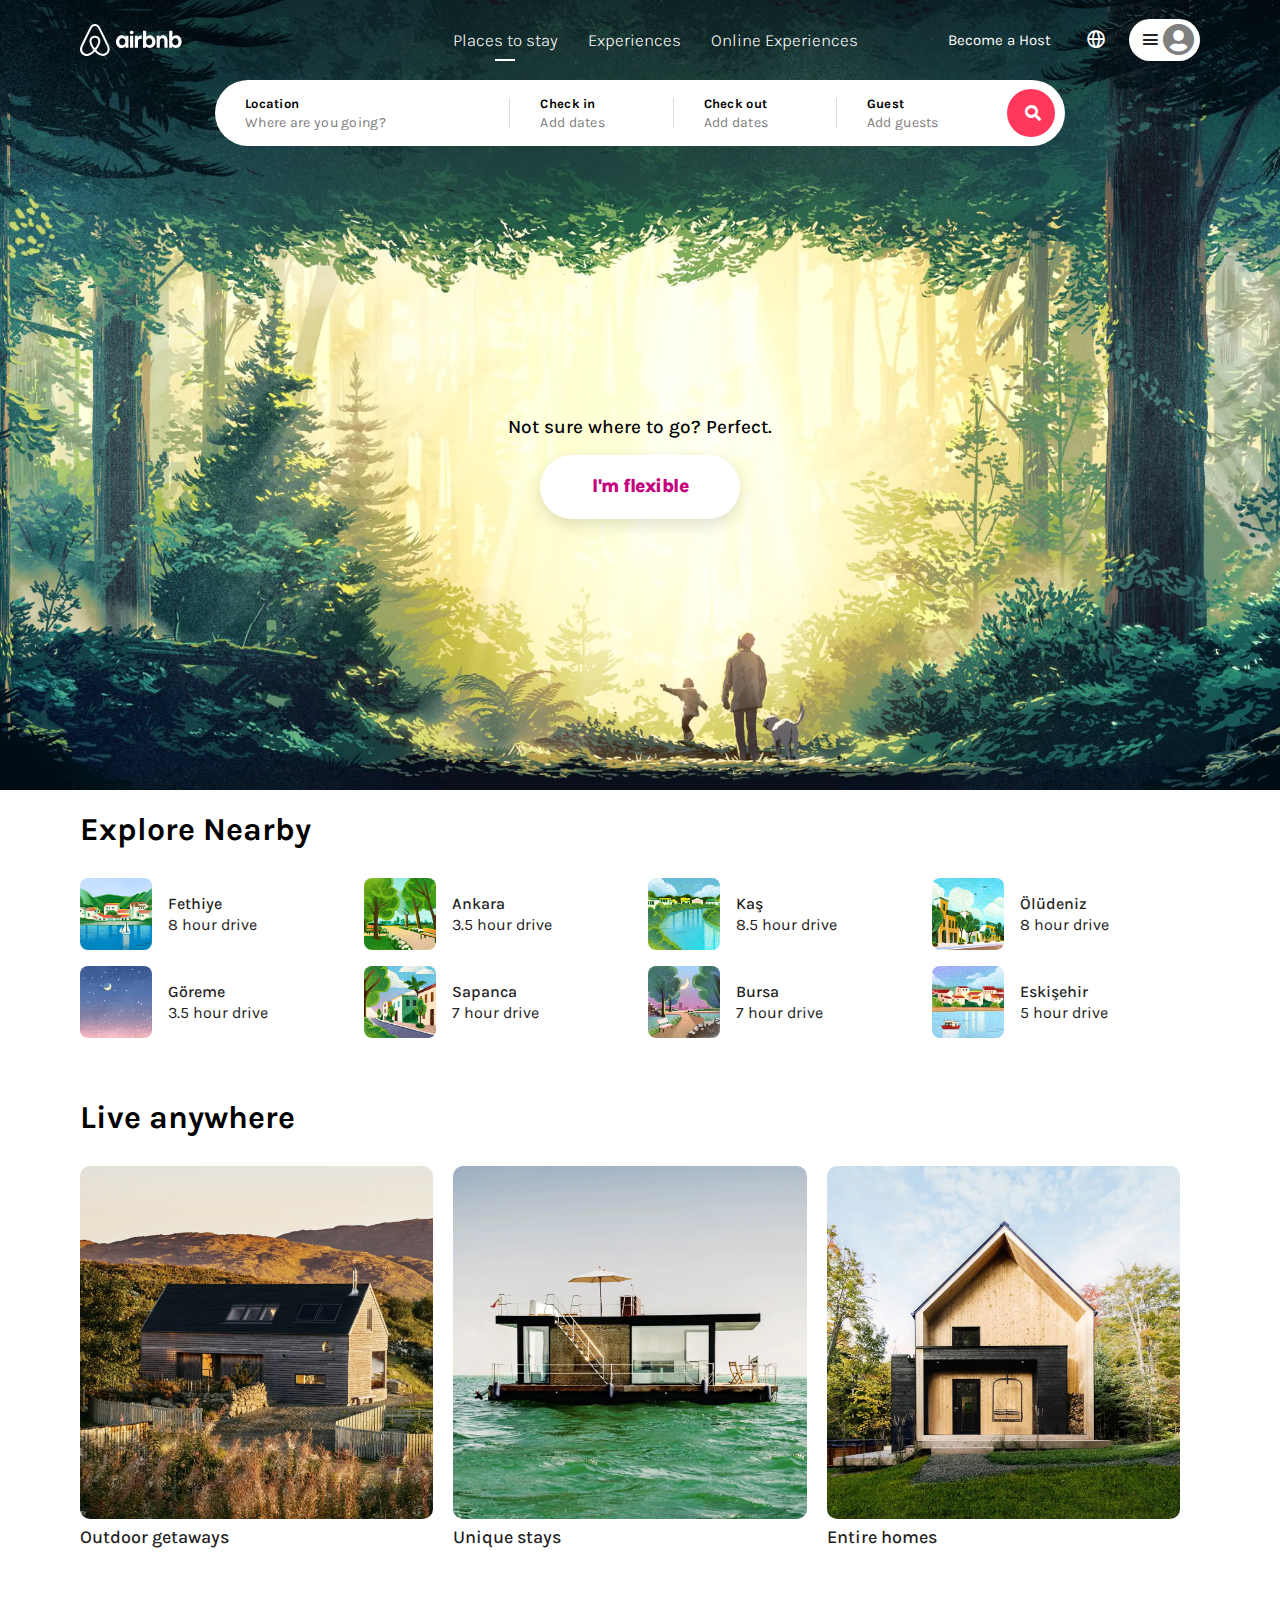
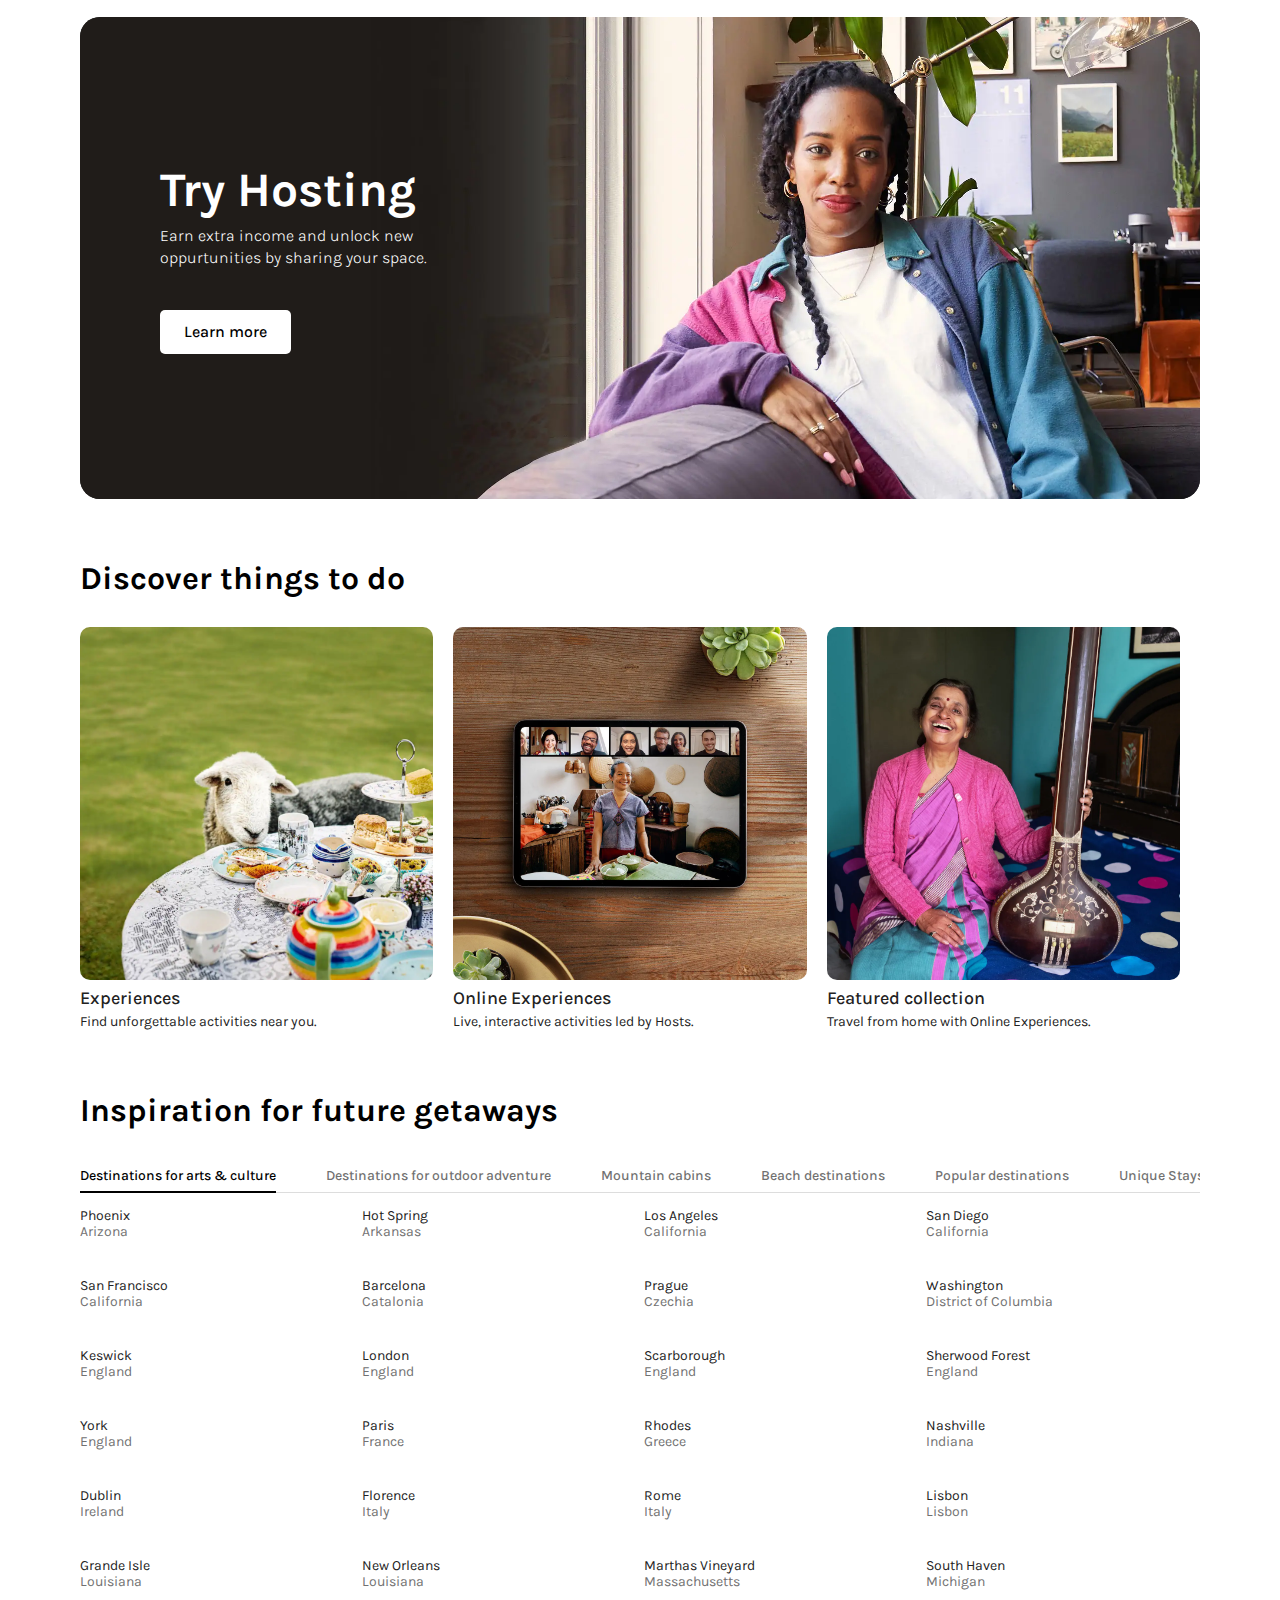
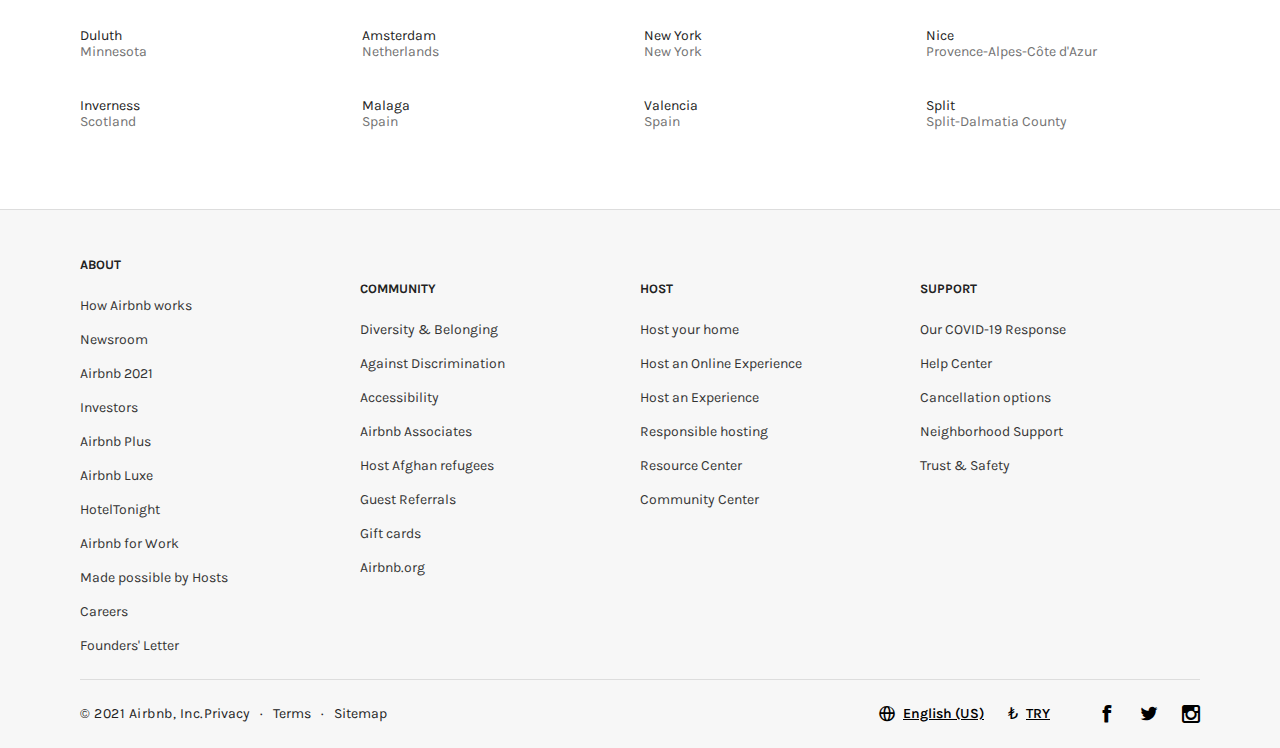
<file: index.html>
<!DOCTYPE html>
<html lang="en">

<head>
    <meta charset="UTF-8" />
    <meta http-equiv="X-UA-Compatible" content="IE=edge" />
    <meta name="viewport" content="width=device-width, initial-scale=1.0" />
    <link rel="stylesheet" href="css/style.css" />
    <script src="https://ajax.googleapis.com/ajax/libs/jquery/3.5.1/jquery.min.js"></script>
    <title>Airbnb</title>
</head>

<body>
    <div class="sticky_menu">
        <div class="container">
            <div class="logo2">
                <a href="index.html">
                    <svg width="102" height="32" fill="currentcolor" style="display: block">
                        <path
                            d="M29.24 22.68c-.16-.39-.31-.8-.47-1.15l-.74-1.67-.03-.03c-2.2-4.8-4.55-9.68-7.04-14.48l-.1-.2c-.25-.47-.5-.99-.76-1.47-.32-.57-.63-1.18-1.14-1.76a5.3 5.3 0 00-8.2 0c-.47.58-.82 1.19-1.14 1.76-.25.52-.5 1.03-.76 1.5l-.1.2c-2.45 4.8-4.84 9.68-7.04 14.48l-.06.06c-.22.52-.48 1.06-.73 1.64-.16.35-.32.73-.48 1.15a6.8 6.8 0 007.2 9.23 8.38 8.38 0 003.18-1.1c1.3-.73 2.55-1.79 3.95-3.32 1.4 1.53 2.68 2.59 3.95 3.33A8.38 8.38 0 0022.75 32a6.79 6.79 0 006.75-5.83 5.94 5.94 0 00-.26-3.5zm-14.36 1.66c-1.72-2.2-2.84-4.22-3.22-5.95a5.2 5.2 0 01-.1-1.96c.07-.51.26-.96.52-1.34.6-.87 1.65-1.41 2.8-1.41a3.3 3.3 0 012.8 1.4c.26.4.45.84.51 1.35.1.58.06 1.25-.1 1.96-.38 1.7-1.5 3.74-3.21 5.95zm12.74 1.48a4.76 4.76 0 01-2.9 3.75c-.76.32-1.6.41-2.42.32-.8-.1-1.6-.36-2.42-.84a15.64 15.64 0 01-3.63-3.1c2.1-2.6 3.37-4.97 3.85-7.08.23-1 .26-1.9.16-2.73a5.53 5.53 0 00-.86-2.2 5.36 5.36 0 00-4.49-2.28c-1.85 0-3.5.86-4.5 2.27a5.18 5.18 0 00-.85 2.21c-.13.84-.1 1.77.16 2.73.48 2.11 1.78 4.51 3.85 7.1a14.33 14.33 0 01-3.63 3.12c-.83.48-1.62.73-2.42.83a4.76 4.76 0 01-5.32-4.07c-.1-.8-.03-1.6.29-2.5.1-.32.25-.64.41-1.02.22-.52.48-1.06.73-1.6l.04-.07c2.16-4.77 4.52-9.64 6.97-14.41l.1-.2c.25-.48.5-.99.76-1.47.26-.51.54-1 .9-1.4a3.32 3.32 0 015.09 0c.35.4.64.89.9 1.4.25.48.5 1 .76 1.47l.1.2c2.44 4.77 4.8 9.64 7 14.41l.03.03c.26.52.48 1.1.73 1.6.16.39.32.7.42 1.03.19.9.29 1.7.19 2.5zM41.54 24.12a5.02 5.02 0 01-3.95-1.83 6.55 6.55 0 01-1.6-4.48 6.96 6.96 0 011.66-4.58 5.3 5.3 0 014.08-1.86 4.3 4.3 0 013.7 1.92l.1-1.57h2.92V23.8h-2.93l-.1-1.76a4.52 4.52 0 01-3.88 2.08zm.76-2.88c.58 0 1.09-.16 1.57-.45.44-.32.8-.74 1.08-1.25.25-.51.38-1.12.38-1.8a3.42 3.42 0 00-1.47-3.04 2.95 2.95 0 00-3.12 0c-.44.32-.8.74-1.08 1.25a4.01 4.01 0 00-.38 1.8 3.42 3.42 0 001.47 3.04c.47.29.98.45 1.55.45zM53.45 8.46c0 .35-.06.67-.22.93-.16.25-.38.48-.67.64-.29.16-.6.22-.92.22-.32 0-.64-.06-.93-.22a1.84 1.84 0 01-.67-.64 1.82 1.82 0 01-.22-.93c0-.36.07-.68.22-.93.16-.3.39-.48.67-.64.29-.16.6-.23.93-.23a1.84 1.84 0 011.6.86 2 2 0 01.21.94zm-3.4 15.3V11.7h3.18v12.08h-3.19zm11.68-8.9v.04c-.15-.07-.35-.1-.5-.13-.2-.04-.36-.04-.55-.04-.89 0-1.56.26-2 .8-.48.55-.7 1.32-.7 2.31v5.93h-3.19V11.69h2.93l.1 1.83c.32-.64.7-1.12 1.24-1.48a3.1 3.1 0 011.81-.5c.23 0 .45.02.64.06.1.03.16.03.22.06v3.2zm1.28 8.9V6.74h3.18v6.5c.45-.58.96-1.03 1.6-1.38a5.02 5.02 0 016.08 1.31 6.55 6.55 0 011.6 4.49 6.96 6.96 0 01-1.66 4.58 5.3 5.3 0 01-4.08 1.86 4.3 4.3 0 01-3.7-1.92l-.1 1.57-2.92.03zm6.15-2.52c.57 0 1.08-.16 1.56-.45.44-.32.8-.74 1.08-1.25.26-.51.38-1.12.38-1.8 0-.67-.12-1.28-.38-1.79a3.75 3.75 0 00-1.08-1.25 2.95 2.95 0 00-3.12 0c-.45.32-.8.74-1.09 1.25a4.01 4.01 0 00-.38 1.8 3.42 3.42 0 001.47 3.04c.47.29.98.45 1.56.45zm7.51 2.53V11.69h2.93l.1 1.57a3.96 3.96 0 013.54-1.89 4.1 4.1 0 013.82 2.44c.35.76.54 1.7.54 2.75v7.24h-3.19v-6.82c0-.84-.19-1.5-.57-1.99-.38-.48-.9-.74-1.56-.74-.48 0-.9.1-1.27.32-.35.23-.64.52-.86.93a2.7 2.7 0 00-.32 1.35v6.92h-3.16zm12.52 0V6.73h3.19v6.5a4.67 4.67 0 013.73-1.89 5.02 5.02 0 013.95 1.83 6.57 6.57 0 011.59 4.48 6.95 6.95 0 01-1.66 4.58 5.3 5.3 0 01-4.08 1.86 4.3 4.3 0 01-3.7-1.92l-.09 1.57-2.93.03zm6.18-2.53c.58 0 1.09-.16 1.56-.45.45-.32.8-.74 1.09-1.25.25-.51.38-1.12.38-1.8a3.42 3.42 0 00-1.47-3.04 2.95 2.95 0 00-3.12 0c-.44.32-.8.74-1.08 1.25a3.63 3.63 0 00-.38 1.8 3.42 3.42 0 001.47 3.04c.47.29.95.45 1.55.45z">
                        </path>
                    </svg>
                </a>
            </div>
            <div class="input2">
                <input type="text" placeholder="Start your search" />
                <i class="icon-search"></i>
            </div>
            <div class="profile2">
                <a href="">Become a Host</a>
                <a href="">
                    <i class="icon-country"></i>
                </a>
                <a href="" class="active_profile">
                    <i class="icon-menu"></i>
                    <i class="icon-user"></i>
                </a>
            </div>
        </div>
    </div>
    <div class="shadow"></div>
    <div class="main">
        <div class="container">
            <div class="resim">
                <img src="img/hero.webp" alt="" />
            </div>
            <div class="header">
                <div class="logo"><a href="index.html"><img src="img/logo-white.svg" alt="" /></a></div>
                <ul class="menu">
                    <li>
                        <a href="">Places to stay
                            <div class="active"></div>
                        </a>
                    </li>
                    <li><a href="experiences.html"> Experiences </a></li>
                    <li><a href="online-experiences.html"> Online Experiences </a></li>
                </ul>
                <div class="profile">
                    <a href="">Become a Host</a>
                    <a href="">
                        <i class="icon-country"></i>
                    </a>
                    <a href="" class="active_profile">
                        <i class="icon-menu"></i>
                        <i class="icon-user"></i>
                    </a>
                </div>
            </div>
            <div class="menu2">
                <li>
                    <a href="">Places to stay
                        <div class="active"></div>
                    </a>
                </li>
                <li><a href="experiences.html"> Experiences </a></li>
                <li><a href="online-experiences.html"> Online Experiences </a></li>
            </div>
            <div class="mobile_form">
                <label for="">
                    <i class="icon-search"></i> Where are you going?</label><input type="text" />
            </div>
            <div class="formm">
                <div class="form">
                    <div class="form_item input1">
                        <label for="">Location</label>
                        <input type="text" placeholder="Where are you going?" />
                    </div>
                    <div class="seperator"></div>
                    <div class="form_item input2">
                        <label for="">Check in</label>
                        <input type="text" placeholder="Add dates" />
                    </div>
                    <div class="seperator"></div>

                    <div class="form_item input3">
                        <label for="">Check out</label>
                        <input type="text" placeholder="Add dates" />
                    </div>
                    <div class="seperator"></div>

                    <div class="form_item input4">
                        <div class="item">
                            <label for="">Guest</label>
                            <input type="text" placeholder="Add guests" />
                        </div>
                        <div class="form_item form_button">
                            <i class="icon-search"></i>
                        </div>
                    </div>
                </div>
            </div>
            <div class="not_sure">
                <h3>Not sure where to go? Perfect.</h3>
                <a href="flexible.html" class="flex_button">I'm flexible</a>
            </div>
            <div class="bottom_menu">
                <div class="menu_items">
                    <div class="menu_item active">

                        <i class="icon-search"></i>
                        <span>Explore</span>
                    </div>
                    <div class="menu_item">
                        <i class="icon-heart"></i>
                        <span>Wishlist</span>
                    </div>
                    <div class="menu_item">

                        <i class="icon-user"></i>
                        <span>Log in</span>
                    </div>
                </div>
            </div>
        </div>
    </div>

    <div class="explore_nearby">
        <div class="container">
            <h2 class="heading">Explore Nearby</h2>
            <div class="cities">
                <div class="city">
                    <a href="stay.html"><img src="img/city1.webp" alt="" />
                        <div class="city_details">
                            <span class="city_name">Fethiye</span>
                            <span class="city_distance">8 hour drive</span>
                        </div>
                    </a>
                </div>
                <div class="city">
                    <a href="stay.html"><img src="img/city2.webp" alt="" />
                        <div class="city_details">
                            <span class="city_name">Ankara</span>
                            <span class="city_distance">3.5 hour drive</span>
                        </div>
                    </a>
                </div>
                <div class="city">
                    <a href="stay.html"><img src="img/city3.webp" alt="" />
                        <div class="city_details">
                            <span class="city_name">Kaş</span>
                            <span class="city_distance">8.5 hour drive</span>
                        </div>
                    </a>
                </div>
                <div class="city">
                    <a href="stay.html"> <img src="img/city4.webp" alt="" />
                        <div class="city_details">
                            <span class="city_name">Ölüdeniz</span>
                            <span class="city_distance">8 hour drive</span>
                        </div>
                    </a>
                </div>
                <div class="city">
                    <a href="stay.html"><img src="img/city5.webp" alt="" />
                        <div class="city_details">
                            <span class="city_name">Göreme</span>
                            <span class="city_distance">3.5 hour drive</span>
                        </div>
                    </a>
                </div>
                <div class="city">
                    <a href="stay.html"><img src="img/city6.webp" alt="" />
                        <div class="city_details">
                            <span class="city_name">Sapanca</span>
                            <span class="city_distance">7 hour drive</span>
                        </div>
                    </a>
                </div>
                <div class="city">
                    <a href="stay.html"><img src="img/city7.webp" alt="" />
                        <div class="city_details">
                            <span class="city_name">Bursa</span>
                            <span class="city_distance">7 hour drive</span>
                        </div>
                    </a>
                </div>
                <div class="city">
                    <a href="stay.html"><img src="img/city8.webp" alt="" />
                        <div class="city_details">
                            <span class="city_name">Eskişehir</span>
                            <span class="city_distance">5 hour drive</span>
                        </div>
                    </a>
                </div>
            </div>
        </div>
    </div>
    <div class="live_things">
        <div class="container">
            <div class="heading">Live anywhere</div>
            <div class="stays">
                <a href="stay.html">
                    <div class="item">
                        <img src="img/stay1.webp" alt="" />
                        <span class="item_heading">Outdoor getaways</span>
                    </div>
                </a>
                <a href="stay.html">
                    <div class="item">
                        <img src="img/stay2.webp" alt="" />
                        <span class="item_heading">Unique stays</span>
                    </div>
                </a>
                <a href="stay.html">
                    <div class="item">
                        <img src="img/stay3.webp" alt="" />
                        <span class="item_heading">Entire homes</span>
                    </div>
                </a>
            </div>
        </div>
    </div>
    <div class="try_hosting">
        <div class="container">
            <div class="host_background">
                <div class="details">
                    <h3 class="host_heading">Try Hosting</h3>
                    <span class="host_details">Earn extra income and unlock new oppurtunities by sharing your
                        space.</span>
                    <div class="host_learn_more_button">Learn more</div>
                </div>
                <img src="img/host.webp" alt="" />
            </div>
        </div>
    </div>
    <div class="live_things">
        <div class="container">
            <div class="heading">Discover things to do</div>
            <div class="stays">
                <a href="experiences.html">
                    <div class="item">
                        <img src="img/live1.webp" alt="" />
                        <span class="item_heading">Experiences</span>
                        <span class="item_desc">Find unforgettable activities near you.</span>
                    </div>
                </a>
                <a href="online-experiences.html">
                    <div class="item">
                        <img src="img/live2.webp" alt="" />
                        <span class="item_heading">Online Experiences</span>
                        <span class="item_desc">Live, interactive activities led by Hosts.</span>
                    </div>
                </a>
                <a href="wanderlust.html">
                    <div class="item">
                        <img src="img/live3.webp" alt="" />
                        <span class="item_heading">Featured collection</span>
                        <span class="item_desc">Travel from home with Online Experiences.</span>
                    </div>
                </a>
            </div>
        </div>
    </div>

    <div class="future_getaways">
        <div class="container">
            <div class="scope">
                <div class="heading">Inspiration for future getaways</div>
                <nav>
                    <ul>
                        <li>
                            Destinations for arts & culture
                            <div class="bottom_border"></div>
                        </li>
                        <li>Destinations for outdoor adventure</li>
                        <li>Mountain cabins</li>
                        <li>Beach destinations</li>
                        <li>Popular destinations</li>
                        <li>Unique Stays</li>
                    </ul>
                </nav>
                <div class="cities">
                    <div class="city">
                        <span class="city_name">Phoenix</span>
                        <span class="city_state">Arizona</span>
                    </div>
                    <div class="city">
                        <span class="city_name">Hot Spring</span>
                        <span class="city_state">Arkansas</span>
                    </div>
                    <div class="city">
                        <span class="city_name">Los Angeles</span>
                        <span class="city_state">California</span>
                    </div>
                    <div class="city">
                        <span class="city_name">San Diego</span>
                        <span class="city_state">California</span>
                    </div>
                    <div class="city">
                        <span class="city_name">San Francisco</span>
                        <span class="city_state">California</span>
                    </div>
                    <div class="city">
                        <span class="city_name">Barcelona</span>
                        <span class="city_state">Catalonia</span>
                    </div>
                    <div class="city">
                        <span class="city_name">Prague</span>
                        <span class="city_state">Czechia</span>
                    </div>
                    <div class="city">
                        <span class="city_name">Washington</span>
                        <span class="city_state">District of Columbia</span>
                    </div>
                    <div class="city">
                        <span class="city_name">Keswick</span>
                        <span class="city_state">England</span>
                    </div>
                    <div class="city">
                        <span class="city_name">London</span>
                        <span class="city_state">England</span>
                    </div>
                    <div class="city">
                        <span class="city_name">Scarborough</span>
                        <span class="city_state">England</span>
                    </div>
                    <div class="city">
                        <span class="city_name">Sherwood Forest</span>
                        <span class="city_state">England</span>
                    </div>

                    <div class="city">
                        <span class="city_name">York</span>
                        <span class="city_state">England</span>
                    </div>
                    <div class="city">
                        <span class="city_name">Paris</span>
                        <span class="city_state">France</span>
                    </div>
                    <div class="city">
                        <span class="city_name">Rhodes</span>
                        <span class="city_state">Greece</span>
                    </div>
                    <div class="city">
                        <span class="city_name">Nashville</span>
                        <span class="city_state">Indiana</span>
                    </div>
                    <div class="city">
                        <span class="city_name">Dublin</span>
                        <span class="city_state">Ireland</span>
                    </div>
                    <div class="city">
                        <span class="city_name">Florence</span>
                        <span class="city_state">Italy</span>
                    </div>
                    <div class="city">
                        <span class="city_name">Rome</span>
                        <span class="city_state">Italy</span>
                    </div>
                    <div class="city">
                        <span class="city_name">Lisbon</span>
                        <span class="city_state">Lisbon</span>
                    </div>
                    <div class="city">
                        <span class="city_name">Grande Isle</span>
                        <span class="city_state">Louisiana</span>
                    </div>
                    <div class="city">
                        <span class="city_name">New Orleans</span>
                        <span class="city_state">Louisiana</span>
                    </div>
                    <div class="city">
                        <span class="city_name">Marthas Vineyard</span>
                        <span class="city_state">Massachusetts</span>
                    </div>
                    <div class="city">
                        <span class="city_name">South Haven</span>
                        <span class="city_state">Michigan</span>
                    </div>
                    <div class="city">
                        <span class="city_name">Duluth</span>
                        <span class="city_state">Minnesota</span>
                    </div>
                    <div class="city">
                        <span class="city_name">Amsterdam</span>
                        <span class="city_state">Netherlands</span>
                    </div>
                    <div class="city">
                        <span class="city_name">New York</span>
                        <span class="city_state">New York</span>
                    </div>
                    <div class="city">
                        <span class="city_name">Nice</span>
                        <span class="city_state">Provence-Alpes-Côte d'Azur</span>
                    </div>
                    <div class="city">
                        <span class="city_name">Inverness</span>
                        <span class="city_state">Scotland</span>
                    </div>
                    <div class="city">
                        <span class="city_name">Malaga</span>
                        <span class="city_state">Spain</span>
                    </div>
                    <div class="city">
                        <span class="city_name">Valencia</span>
                        <span class="city_state">Spain</span>
                    </div>
                    <div class="city">
                        <span class="city_name">Split</span>
                        <span class="city_state">Split-Dalmatia County</span>
                    </div>
                </div>
            </div>
        </div>
    </div>
    <div class="footer">
        <div class="container">
            <div class="footer_top">
                <div class="column">
                    <div class="footer_heading">ABOUT</div>
                    <ul>
                        <li><a href="#">How Airbnb works</a></li>
                        <li><a href="#">Newsroom</a></li>
                        <li><a href="#">Airbnb 2021</a></li>
                        <li><a href="#">Investors</a></li>
                        <li><a href="#">Airbnb Plus</a></li>
                        <li><a href="#">Airbnb Luxe</a></li>
                        <li><a href="#">HotelTonight</a></li>
                        <li><a href="#">Airbnb for Work</a></li>
                        <li><a href="#">Made possible by Hosts</a></li>
                        <li><a href="#">Careers</a></li>
                        <li><a href="#">Founders' Letter</a></li>
                    </ul>
                </div>
                <div class="column">
                    <div class="footer_heading">COMMUNITY</div>
                    <ul>
                        <li><a href="#">Diversity & Belonging</a></li>
                        <li><a href="#">Against Discrimination</a></li>
                        <li><a href="#">Accessibility</a></li>
                        <li><a href="#">Airbnb Associates</a></li>
                        <li><a href="#">Host Afghan refugees</a></li>
                        <li><a href="#">Guest Referrals</a></li>
                        <li><a href="#">Gift cards</a></li>
                        <li><a href="#">Airbnb.org</a></li>
                    </ul>
                </div>
                <div class="column">
                    <div class="footer_heading">HOST</div>
                    <ul>
                        <li><a href="#">Host your home</a></li>
                        <li><a href="#">Host an Online Experience</a></li>
                        <li><a href="#">Host an Experience</a></li>
                        <li><a href="#">Responsible hosting</a></li>
                        <li><a href="#">Resource Center</a></li>
                        <li><a href="#">Community Center</a></li>
                    </ul>
                </div>
                <div class="column">
                    <div class="footer_heading">SUPPORT</div>
                    <ul>
                        <li><a href="#">Our COVID-19 Response</a></li>
                        <li><a href="#">Help Center</a></li>
                        <li><a href="#">Cancellation options</a></li>
                        <li><a href="#">Neighborhood Support</a></li>
                        <li><a href="#">Trust & Safety</a></li>
                    </ul>
                </div>
            </div>
            <div class="footer_bottom">
                <div class="left">
                    <span>© 2021 Airbnb, Inc.</span>
                    <ul>
                        <li>Privacy</li>
                        <li>Terms</li>
                        <li>Sitemap</li>
                    </ul>
                </div>
                <div class="right">
                    <div class="icons">
                        <div class="icon">
                            <i class="icon-country"></i>
                            <span>English (US)</span>
                        </div>
                        <div class="icon">
                            ₺
                            <span>TRY</span>
                        </div>
                    </div>
                    <div class="social">
                        <i class="icon-facebook"></i>
                        <i class="icon-twitter"></i>
                        <i class="icon-instagram"></i>
                    </div>
                </div>
            </div>
        </div>
    </div>
    <script>
        $(document).ready(function () {
            // window.addEventListener("resize", () => {
            //     if (document.body.clientWidth > 728) {
            //         $(".sticky_menu").css("display", "block");
            //         $(".form").css("display", "none");
            //         $(".logo").css("display", "none");
            //         $(".menu2").css("display", "none");
            //         $(".profile").css("display", "none");
            //         $(".menu2").css("display", "none");
            //     } else {
            //         $(".sticky_menu").css("display", "none");
            //         // $(".form").css("display", "flex");
            //         // $(".logo").css("display", "flex");
            //         // $(".menu2").css("display", "flex");
            //         // $(".profile").css("display", "flex");
            //         // $(".menu2").css("display", "flex");
            //     }
            // });

            $(window).scroll(function () {
                if ($(document).scrollTop() > 1) {
                    $(".sticky_menu").css("display", "block");
                    $(".formm").css("display", "none");
                    $(".logo").css("display", "none");
                    $(".profile").css("display", "none");
                    $(".menu2").css("opacity", "0");
                } else {
                    $(".sticky_menu").css("display", "none");
                    $(".formm").css("display", "flex");
                    $(".logo").css("display", "flex");
                    $(".profile").css("display", "flex");
                    $(".menu2").css("opacity", "1");
                }
            });
            // const mediaQuery = window.matchMedia('(min-width: 744px)')
            // if (mediaQuery.matches) {
            //     // Then trigger an alert
            //     $(".sticky_menu").css("b", "flex");
            //     $(".form").css("display", "flex");
            // }

            // function responsive() {
            //     if (window.innerWidth < 744 && document.scrollTop() > 1) {
            //         $(".sticky_menu").css("background-color", "yellow");
            //         $(".sticky_menu").css("display", "flex");
            //     }
            //     else {
            //         $(".sticky_menu").css("display", "flex");
            //         $(".form").css("display", "flex");

            //     }
            // }
            // window.addEventListener("resize", responsive);
        });
    </script>
</body>

</html>
</file>
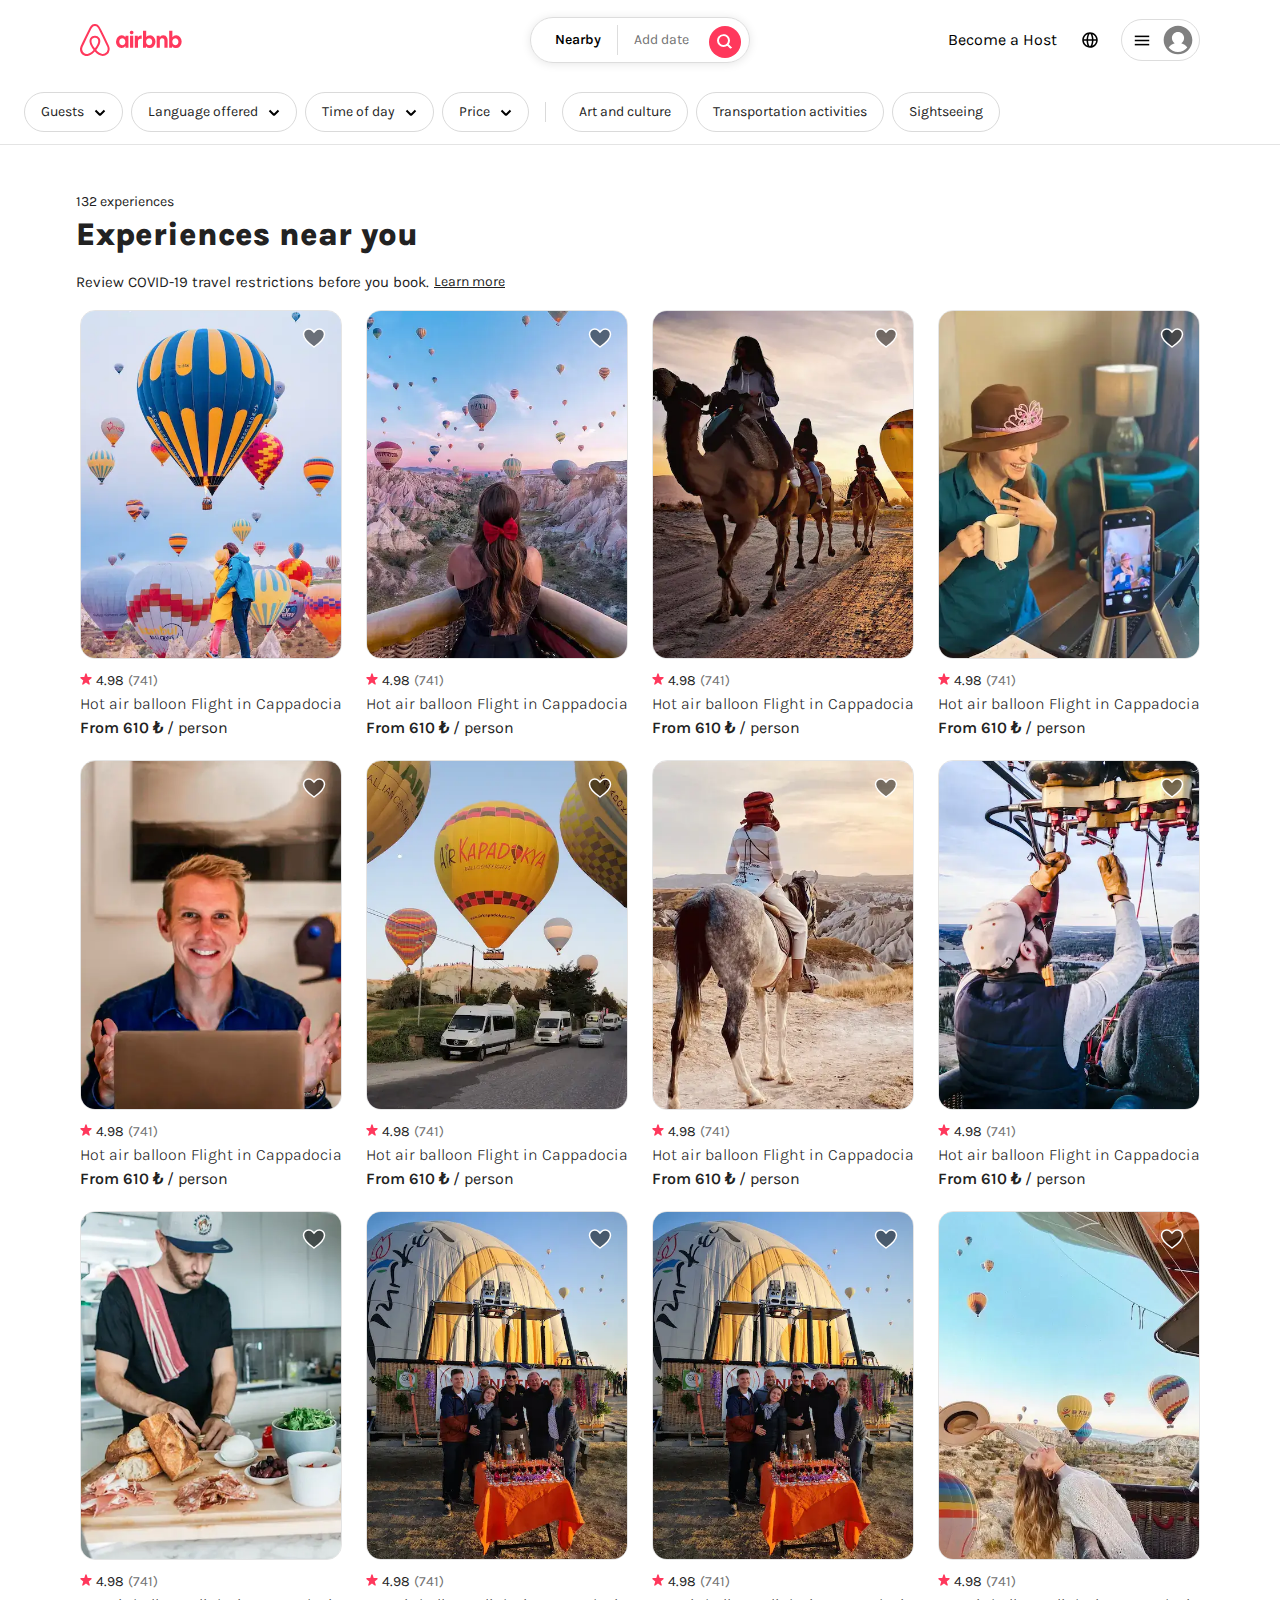
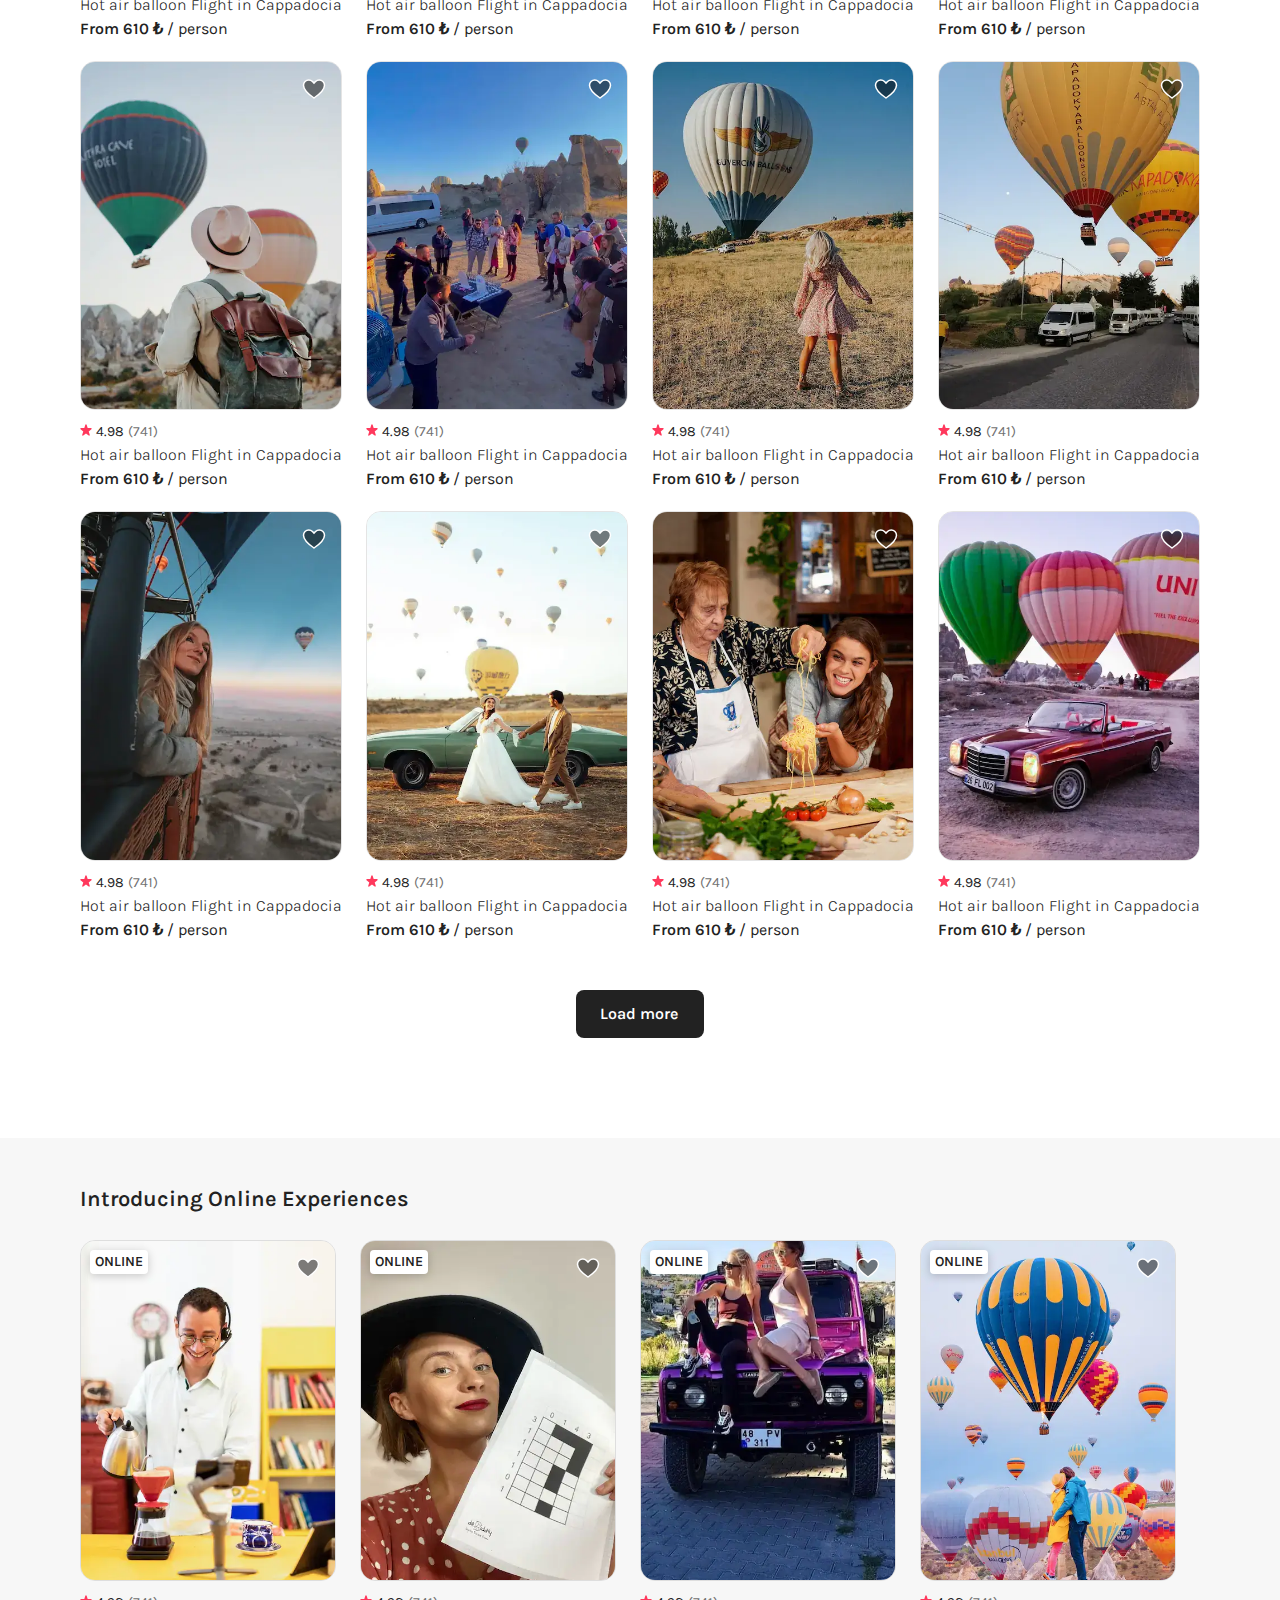
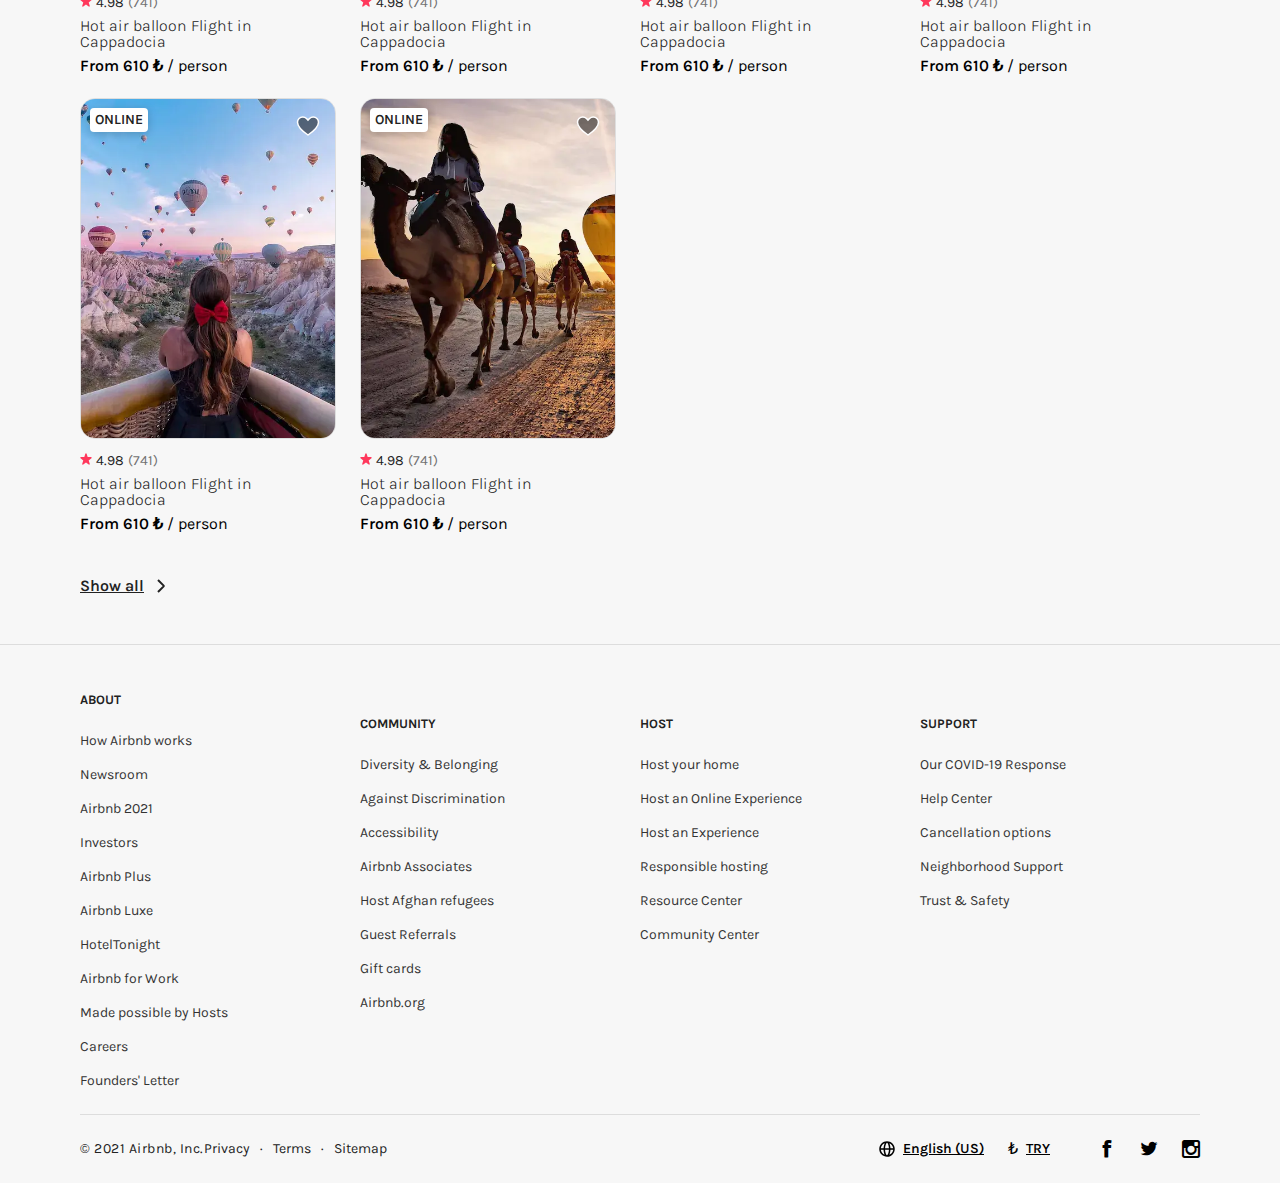
<file: experiences.html>
<!DOCTYPE html>
<html lang="en">

<head>
    <meta charset="UTF-8">
    <meta http-equiv="X-UA-Compatible" content="IE=edge">
    <meta name="viewport" content="width=device-width, initial-scale=1.0">
    <link rel="stylesheet" href="css/style.css">
    <title>Document</title>
</head>

<body>

    <div class="menu_other experiences_menu">
        <div class="container">
            <div class="logo2">
                <a href="index.html">
                    <svg width="102" height="32" fill="currentcolor" style="display: block">
                        <path
                            d="M29.24 22.68c-.16-.39-.31-.8-.47-1.15l-.74-1.67-.03-.03c-2.2-4.8-4.55-9.68-7.04-14.48l-.1-.2c-.25-.47-.5-.99-.76-1.47-.32-.57-.63-1.18-1.14-1.76a5.3 5.3 0 00-8.2 0c-.47.58-.82 1.19-1.14 1.76-.25.52-.5 1.03-.76 1.5l-.1.2c-2.45 4.8-4.84 9.68-7.04 14.48l-.06.06c-.22.52-.48 1.06-.73 1.64-.16.35-.32.73-.48 1.15a6.8 6.8 0 007.2 9.23 8.38 8.38 0 003.18-1.1c1.3-.73 2.55-1.79 3.95-3.32 1.4 1.53 2.68 2.59 3.95 3.33A8.38 8.38 0 0022.75 32a6.79 6.79 0 006.75-5.83 5.94 5.94 0 00-.26-3.5zm-14.36 1.66c-1.72-2.2-2.84-4.22-3.22-5.95a5.2 5.2 0 01-.1-1.96c.07-.51.26-.96.52-1.34.6-.87 1.65-1.41 2.8-1.41a3.3 3.3 0 012.8 1.4c.26.4.45.84.51 1.35.1.58.06 1.25-.1 1.96-.38 1.7-1.5 3.74-3.21 5.95zm12.74 1.48a4.76 4.76 0 01-2.9 3.75c-.76.32-1.6.41-2.42.32-.8-.1-1.6-.36-2.42-.84a15.64 15.64 0 01-3.63-3.1c2.1-2.6 3.37-4.97 3.85-7.08.23-1 .26-1.9.16-2.73a5.53 5.53 0 00-.86-2.2 5.36 5.36 0 00-4.49-2.28c-1.85 0-3.5.86-4.5 2.27a5.18 5.18 0 00-.85 2.21c-.13.84-.1 1.77.16 2.73.48 2.11 1.78 4.51 3.85 7.1a14.33 14.33 0 01-3.63 3.12c-.83.48-1.62.73-2.42.83a4.76 4.76 0 01-5.32-4.07c-.1-.8-.03-1.6.29-2.5.1-.32.25-.64.41-1.02.22-.52.48-1.06.73-1.6l.04-.07c2.16-4.77 4.52-9.64 6.97-14.41l.1-.2c.25-.48.5-.99.76-1.47.26-.51.54-1 .9-1.4a3.32 3.32 0 015.09 0c.35.4.64.89.9 1.4.25.48.5 1 .76 1.47l.1.2c2.44 4.77 4.8 9.64 7 14.41l.03.03c.26.52.48 1.1.73 1.6.16.39.32.7.42 1.03.19.9.29 1.7.19 2.5zM41.54 24.12a5.02 5.02 0 01-3.95-1.83 6.55 6.55 0 01-1.6-4.48 6.96 6.96 0 011.66-4.58 5.3 5.3 0 014.08-1.86 4.3 4.3 0 013.7 1.92l.1-1.57h2.92V23.8h-2.93l-.1-1.76a4.52 4.52 0 01-3.88 2.08zm.76-2.88c.58 0 1.09-.16 1.57-.45.44-.32.8-.74 1.08-1.25.25-.51.38-1.12.38-1.8a3.42 3.42 0 00-1.47-3.04 2.95 2.95 0 00-3.12 0c-.44.32-.8.74-1.08 1.25a4.01 4.01 0 00-.38 1.8 3.42 3.42 0 001.47 3.04c.47.29.98.45 1.55.45zM53.45 8.46c0 .35-.06.67-.22.93-.16.25-.38.48-.67.64-.29.16-.6.22-.92.22-.32 0-.64-.06-.93-.22a1.84 1.84 0 01-.67-.64 1.82 1.82 0 01-.22-.93c0-.36.07-.68.22-.93.16-.3.39-.48.67-.64.29-.16.6-.23.93-.23a1.84 1.84 0 011.6.86 2 2 0 01.21.94zm-3.4 15.3V11.7h3.18v12.08h-3.19zm11.68-8.9v.04c-.15-.07-.35-.1-.5-.13-.2-.04-.36-.04-.55-.04-.89 0-1.56.26-2 .8-.48.55-.7 1.32-.7 2.31v5.93h-3.19V11.69h2.93l.1 1.83c.32-.64.7-1.12 1.24-1.48a3.1 3.1 0 011.81-.5c.23 0 .45.02.64.06.1.03.16.03.22.06v3.2zm1.28 8.9V6.74h3.18v6.5c.45-.58.96-1.03 1.6-1.38a5.02 5.02 0 016.08 1.31 6.55 6.55 0 011.6 4.49 6.96 6.96 0 01-1.66 4.58 5.3 5.3 0 01-4.08 1.86 4.3 4.3 0 01-3.7-1.92l-.1 1.57-2.92.03zm6.15-2.52c.57 0 1.08-.16 1.56-.45.44-.32.8-.74 1.08-1.25.26-.51.38-1.12.38-1.8 0-.67-.12-1.28-.38-1.79a3.75 3.75 0 00-1.08-1.25 2.95 2.95 0 00-3.12 0c-.45.32-.8.74-1.09 1.25a4.01 4.01 0 00-.38 1.8 3.42 3.42 0 001.47 3.04c.47.29.98.45 1.56.45zm7.51 2.53V11.69h2.93l.1 1.57a3.96 3.96 0 013.54-1.89 4.1 4.1 0 013.82 2.44c.35.76.54 1.7.54 2.75v7.24h-3.19v-6.82c0-.84-.19-1.5-.57-1.99-.38-.48-.9-.74-1.56-.74-.48 0-.9.1-1.27.32-.35.23-.64.52-.86.93a2.7 2.7 0 00-.32 1.35v6.92h-3.16zm12.52 0V6.73h3.19v6.5a4.67 4.67 0 013.73-1.89 5.02 5.02 0 013.95 1.83 6.57 6.57 0 011.59 4.48 6.95 6.95 0 01-1.66 4.58 5.3 5.3 0 01-4.08 1.86 4.3 4.3 0 01-3.7-1.92l-.09 1.57-2.93.03zm6.18-2.53c.58 0 1.09-.16 1.56-.45.45-.32.8-.74 1.09-1.25.25-.51.38-1.12.38-1.8a3.42 3.42 0 00-1.47-3.04 2.95 2.95 0 00-3.12 0c-.44.32-.8.74-1.08 1.25a3.63 3.63 0 00-.38 1.8 3.42 3.42 0 001.47 3.04c.47.29.95.45 1.55.45z">
                        </path>
                    </svg>
                </a>
            </div>
            <div class="input2">
                <span>Nearby</span>
                <span>Add date</span>
                <span><svg width="24" height="24" viewBox="0 0 24 24" fill="none" xmlns="http://www.w3.org/2000/svg">
                        <path
                            d="M15.75 15.75L22.5 22.5M9.75 18C14.3063 18 18 14.3063 18 9.75C18 5.19365 14.3063 1.5 9.75 1.5C5.19365 1.5 1.5 5.19365 1.5 9.75C1.5 14.3063 5.19365 18 9.75 18Z"
                            stroke="white" stroke-width="3" />
                    </svg></span>
            </div>
            <div class="profile2">
                <a href="">Become a Host</a>
                <a href="">
                    <svg width="24" class="svg_country" height="24" viewBox="0 0 24 24" fill=""
                        xmlns="http://www.w3.org/2000/svg">
                        <path
                            d="M12.003 0.375C15.0899 0.38374 18.0473 1.61677 20.2262 3.8035C22.405 5.99024 23.6274 8.95205 23.625 12.039C23.6146 15.0557 22.4319 17.9503 20.3268 20.1112C18.2217 22.272 15.359 23.5299 12.3435 23.619L11.9745 23.625C8.95717 23.6186 6.06053 22.4393 3.89679 20.3363C1.73305 18.2333 0.471765 15.3714 0.3795 12.3555L0.375 11.988C0.378181 8.90642 1.60477 5.95218 3.78518 3.77458C5.9656 1.59698 8.92142 0.374204 12.003 0.375ZM14.9265 13.125H9.072C9.3045 17.4705 10.836 21.1395 11.901 21.3645L12.003 21.375C13.023 21.372 14.583 17.8275 14.901 13.53L14.9265 13.125ZM21.309 13.125H17.181C17.0445 16.065 16.386 18.7995 15.399 20.739C16.9214 20.1459 18.2625 19.1657 19.2899 17.8953C20.3172 16.6248 20.9951 15.1083 21.2565 13.4955L21.309 13.125ZM6.8175 13.125H2.6925C2.89654 14.8086 3.55297 16.4055 4.59201 17.7459C5.63105 19.0864 7.01388 20.1202 8.5935 20.7375C7.671 18.9255 7.0395 16.425 6.8505 13.7085L6.8175 13.1235V13.125ZM8.5995 3.261L8.427 3.33C6.88769 3.96575 5.54527 4.99964 4.53752 6.32556C3.52976 7.65149 2.89297 9.22169 2.6925 10.875H6.8175C6.945 8.13 7.524 5.565 8.406 3.66L8.5995 3.261ZM11.9925 2.625C10.9395 2.628 9.3165 6.393 9.072 10.875H14.928C14.694 6.5205 13.161 2.8605 12.09 2.634L11.9925 2.6235V2.625ZM15.4125 3.273L15.447 3.348C16.4115 5.28 17.0505 7.974 17.1825 10.875H21.3045C21.0965 9.195 20.4393 7.60218 19.4022 6.26432C18.365 4.92645 16.9862 3.89306 15.411 3.273H15.4125Z"
                            fill="" />
                    </svg>
                </a>
                <a href="" class="active_profile">
                    <svg width="22" class="svg_threeline" height="16" viewBox="0 0 22 16" fill="none"
                        xmlns="http://www.w3.org/2000/svg">
                        <path d="M0.5 8H21.5" stroke="black" stroke-width="2.25" />
                        <path d="M0.5 14H21.5" stroke="black" stroke-width="2.25" />
                        <path d="M0.5 2H21.5" stroke="black" stroke-width="2.25" />
                    </svg>
                    <svg width="24" class="svg_profile" height="24" viewBox="0 0 24 24" fill="none"
                        xmlns="http://www.w3.org/2000/svg">
                        <path
                            d="M12 0.524902C5.67226 0.524902 0.525009 5.67215 0.525009 11.9999C0.525009 18.3277 5.67226 23.4749 12 23.4749C18.3278 23.4749 23.475 18.3277 23.475 11.9999C23.475 5.67215 18.3278 0.524902 12 0.524902ZM12 21.5249C8.98426 21.5249 6.29626 20.1119 4.55026 17.9174C5.76646 16.326 7.46303 15.1689 9.38851 14.6174C8.69521 14.177 8.12428 13.5687 7.72861 12.849C7.33294 12.1292 7.12533 11.3212 7.12501 10.4999C7.12501 7.8119 9.31201 5.6249 12 5.6249C14.688 5.6249 16.875 7.8119 16.875 10.4999C16.8743 11.3214 16.6665 12.1294 16.2707 12.8492C15.8749 13.5691 15.304 14.1775 14.6108 14.6182C16.5366 15.1692 18.2335 16.3265 19.4498 17.9182C17.7038 20.1119 15.0158 21.5249 12 21.5249Z"
                            fill="" />
                    </svg>
                </a>
            </div>
        </div>
    </div>
    <div class="experiences_mobile_menu">
        <div class="container">
            <span><a href="index.html"><svg viewBox="0 0 16 16" role="presentation" aria-hidden="true" focusable="false"
                        style="height: 1em; width: 1em; display: block; fill: currentcolor;">
                        <path
                            d="m10.8 16c-.4 0-.7-.1-.9-.4l-6.8-6.7c-.5-.5-.5-1.3 0-1.8l6.8-6.7c.5-.5 1.2-.5 1.7 0s .5 1.2 0 1.7l-5.8 5.9 5.8 5.9c.5.5.5 1.2 0 1.7-.2.3-.5.4-.8.4">
                        </path>
                    </svg></a> Nearby</span>
            <span>Add date</span>
        </div>
    </div>

    <div class="experiences_sub_menu">
        <div class="container">
            <div class="experiences_sub_menu_item">
                <span>Guests</span>
                <svg viewBox="0 0 32 32" xmlns="http://www.w3.org/2000/svg" aria-hidden="true" role="presentation"
                    focusable="false"
                    style="display: block; fill: none; height: 12px; width: 12px; stroke: currentcolor; stroke-width: 5.33333; overflow: visible;">
                    <g fill="none">
                        <path
                            d="m28 12-11.2928932 11.2928932c-.3905243.3905243-1.0236893.3905243-1.4142136 0l-11.2928932-11.2928932">
                        </path>
                    </g>
                </svg>
            </div>
            <div class="experiences_sub_menu_item">
                <span>Language offered</span>
                <svg viewBox="0 0 32 32" xmlns="http://www.w3.org/2000/svg" aria-hidden="true" role="presentation"
                    focusable="false"
                    style="display: block; fill: none; height: 12px; width: 12px; stroke: currentcolor; stroke-width: 5.33333; overflow: visible;">
                    <g fill="none">
                        <path
                            d="m28 12-11.2928932 11.2928932c-.3905243.3905243-1.0236893.3905243-1.4142136 0l-11.2928932-11.2928932">
                        </path>
                    </g>
                </svg>
            </div>
            <div class="experiences_sub_menu_item">
                <span>Time of day</span>
                <svg viewBox="0 0 32 32" xmlns="http://www.w3.org/2000/svg" aria-hidden="true" role="presentation"
                    focusable="false"
                    style="display: block; fill: none; height: 12px; width: 12px; stroke: currentcolor; stroke-width: 5.33333; overflow: visible;">
                    <g fill="none">
                        <path
                            d="m28 12-11.2928932 11.2928932c-.3905243.3905243-1.0236893.3905243-1.4142136 0l-11.2928932-11.2928932">
                        </path>
                    </g>
                </svg>
            </div>
            <div class="experiences_sub_menu_item">
                <span>Price</span>
                <svg viewBox="0 0 32 32" xmlns="http://www.w3.org/2000/svg" aria-hidden="true" role="presentation"
                    focusable="false"
                    style="display: block; fill: none; height: 12px; width: 12px; stroke: currentcolor; stroke-width: 5.33333; overflow: visible;">
                    <g fill="none">
                        <path
                            d="m28 12-11.2928932 11.2928932c-.3905243.3905243-1.0236893.3905243-1.4142136 0l-11.2928932-11.2928932">
                        </path>
                    </g>
                </svg>
            </div>
            <div class="seperator"></div>
            <div class="experiences_sub_menu_item">
                <span>Art and culture</span>
            </div>
            <div class="experiences_sub_menu_item">
                <span>Transportation activities</span>
            </div>
            <div class="experiences_sub_menu_item">
                <span>Sightseeing</span>

            </div>
            <div class="experiences_sub_menu_item">
                <span>Nature and outdoors</span>

            </div>
            <div class="experiences_sub_menu_item">
                <span>Food and drink</span>

            </div>
            <div class="experiences_sub_menu_item">
                <span>Sports</span>

            </div>
            <div class="experiences_sub_menu_item">
                <svg viewBox="0 0 16 16" xmlns="http://www.w3.org/2000/svg" aria-hidden="true" role="presentation"
                    focusable="false" class="right_spacing"
                    style="display: block; height: 16px; width: 16px; fill: currentcolor;">
                    <path
                        d="M5 8c1.306 0 2.418.835 2.83 2H14v2H7.829A3.001 3.001 0 1 1 5 8zm0 2a1 1 0 1 0 0 2 1 1 0 0 0 0-2zm6-8a3 3 0 1 1-2.829 4H2V4h6.17A3.001 3.001 0 0 1 11 2zm0 2a1 1 0 1 0 0 2 1 1 0 0 0 0-2z">
                    </path>
                </svg>
                <span>Filters</span>

            </div>
        </div>
    </div>

    <div class="flexible experience">
        <div class="container">
            <div class="experience_heading_details">
                <span class="experience_subheading">132 experiences</span>
                <span class="experience_heading">Experiences near you</span>
                <span class="experience_subinfo"><span>Review COVID-19 travel restrictions before you book.</span><a
                        href="#">Learn
                        more</a></span>
            </div>
            <div class="flexible_cities">
                <a href="room.html">
                    <div class="flexible_city">
                        <svg viewBox="0 0 32 32" xmlns="http://www.w3.org/2000/svg" aria-hidden="true"
                            role="presentation" focusable="false" class="favourite"
                            style="display: block; fill: rgba(0, 0, 0, 0.5); height: 24px; width: 24px; stroke: rgb(255, 255, 255); stroke-width: 2; overflow: visible;">
                            <path
                                d="m16 28c7-4.733 14-10 14-17 0-1.792-.683-3.583-2.05-4.95-1.367-1.366-3.158-2.05-4.95-2.05-1.791 0-3.583.684-4.949 2.05l-2.051 2.051-2.05-2.051c-1.367-1.366-3.158-2.05-4.95-2.05-1.791 0-3.583.684-4.949 2.05-1.367 1.367-2.051 3.158-2.051 4.95 0 7 7 12.267 14 17z">
                            </path>
                        </svg>
                        <img src="img/experiences1.jpg" alt="">
                        <div class="experience_details">
                            <div class="experience_first">
                                <div class="experience_star">
                                    <svg viewBox="0 0 1000 1000" role="presentation" aria-hidden="true"
                                        focusable="false" style="height:12px;width:12px;fill:currentColor">
                                        <path
                                            d="M972 380c9 28 2 50-20 67L725 619l87 280c11 39-18 75-54 75-12 0-23-4-33-12L499 790 273 962a58 58 0 0 1-78-12 50 50 0 0 1-8-51l86-278L46 447c-21-17-28-39-19-67 8-24 29-40 52-40h280l87-279c7-23 28-39 52-39 25 0 47 17 54 41l87 277h280c24 0 45 16 53 40z">
                                        </path>
                                    </svg>
                                    <span class="star_point">4.98</span>
                                    <span class="star_count">(741)</span>
                                </div>
                            </div>
                            <div class="experience_second">
                                <div class="experience_heading">Hot air balloon Flight in Cappadocia</div>
                            </div>
                            <div class="experience_third">
                                <div class="experience_price"><span>From 610 ₺</span> / person</div>
                            </div>
                        </div>
                    </div>
                </a>
                <a href="room.html">
                    <div class="flexible_city">
                        <svg viewBox="0 0 32 32" xmlns="http://www.w3.org/2000/svg" aria-hidden="true"
                            role="presentation" focusable="false" class="favourite"
                            style="display: block; fill: rgba(0, 0, 0, 0.5); height: 24px; width: 24px; stroke: rgb(255, 255, 255); stroke-width: 2; overflow: visible;">
                            <path
                                d="m16 28c7-4.733 14-10 14-17 0-1.792-.683-3.583-2.05-4.95-1.367-1.366-3.158-2.05-4.95-2.05-1.791 0-3.583.684-4.949 2.05l-2.051 2.051-2.05-2.051c-1.367-1.366-3.158-2.05-4.95-2.05-1.791 0-3.583.684-4.949 2.05-1.367 1.367-2.051 3.158-2.051 4.95 0 7 7 12.267 14 17z">
                            </path>
                        </svg>
                        <img src="img/experiences2.jpg" alt="">
                        <div class="experience_details">
                            <div class="experience_first">
                                <div class="experience_star">
                                    <svg viewBox="0 0 1000 1000" role="presentation" aria-hidden="true"
                                        focusable="false" style="height:12px;width:12px;fill:currentColor">
                                        <path
                                            d="M972 380c9 28 2 50-20 67L725 619l87 280c11 39-18 75-54 75-12 0-23-4-33-12L499 790 273 962a58 58 0 0 1-78-12 50 50 0 0 1-8-51l86-278L46 447c-21-17-28-39-19-67 8-24 29-40 52-40h280l87-279c7-23 28-39 52-39 25 0 47 17 54 41l87 277h280c24 0 45 16 53 40z">
                                        </path>
                                    </svg>
                                    <span class="star_point">4.98</span>
                                    <span class="star_count">(741)</span>
                                </div>
                            </div>
                            <div class="experience_second">
                                <div class="experience_heading">Hot air balloon Flight in Cappadocia</div>
                            </div>
                            <div class="experience_third">
                                <div class="experience_price"><span>From 610 ₺</span> / person</div>
                            </div>
                        </div>
                    </div>
                </a>
                <a href="room.html">
                    <div class="flexible_city">
                        <svg viewBox="0 0 32 32" xmlns="http://www.w3.org/2000/svg" aria-hidden="true"
                            role="presentation" focusable="false" class="favourite"
                            style="display: block; fill: rgba(0, 0, 0, 0.5); height: 24px; width: 24px; stroke: rgb(255, 255, 255); stroke-width: 2; overflow: visible;">
                            <path
                                d="m16 28c7-4.733 14-10 14-17 0-1.792-.683-3.583-2.05-4.95-1.367-1.366-3.158-2.05-4.95-2.05-1.791 0-3.583.684-4.949 2.05l-2.051 2.051-2.05-2.051c-1.367-1.366-3.158-2.05-4.95-2.05-1.791 0-3.583.684-4.949 2.05-1.367 1.367-2.051 3.158-2.051 4.95 0 7 7 12.267 14 17z">
                            </path>
                        </svg>
                        <img src="img/experiences3.jpg" alt="">
                        <div class="experience_details">
                            <div class="experience_first">
                                <div class="experience_star">
                                    <svg viewBox="0 0 1000 1000" role="presentation" aria-hidden="true"
                                        focusable="false" style="height:12px;width:12px;fill:currentColor">
                                        <path
                                            d="M972 380c9 28 2 50-20 67L725 619l87 280c11 39-18 75-54 75-12 0-23-4-33-12L499 790 273 962a58 58 0 0 1-78-12 50 50 0 0 1-8-51l86-278L46 447c-21-17-28-39-19-67 8-24 29-40 52-40h280l87-279c7-23 28-39 52-39 25 0 47 17 54 41l87 277h280c24 0 45 16 53 40z">
                                        </path>
                                    </svg>
                                    <span class="star_point">4.98</span>
                                    <span class="star_count">(741)</span>
                                </div>
                            </div>
                            <div class="experience_second">
                                <div class="experience_heading">Hot air balloon Flight in Cappadocia</div>
                            </div>
                            <div class="experience_third">
                                <div class="experience_price"><span>From 610 ₺</span> / person</div>
                            </div>
                        </div>
                    </div>
                </a>
                <a href="room.html">
                    <div class="flexible_city">
                        <svg viewBox="0 0 32 32" xmlns="http://www.w3.org/2000/svg" aria-hidden="true"
                            role="presentation" focusable="false" class="favourite"
                            style="display: block; fill: rgba(0, 0, 0, 0.5); height: 24px; width: 24px; stroke: rgb(255, 255, 255); stroke-width: 2; overflow: visible;">
                            <path
                                d="m16 28c7-4.733 14-10 14-17 0-1.792-.683-3.583-2.05-4.95-1.367-1.366-3.158-2.05-4.95-2.05-1.791 0-3.583.684-4.949 2.05l-2.051 2.051-2.05-2.051c-1.367-1.366-3.158-2.05-4.95-2.05-1.791 0-3.583.684-4.949 2.05-1.367 1.367-2.051 3.158-2.051 4.95 0 7 7 12.267 14 17z">
                            </path>
                        </svg>
                        <img src="img/experiences4.jpg" alt="">
                        <div class="experience_details">
                            <div class="experience_first">
                                <div class="experience_star">
                                    <svg viewBox="0 0 1000 1000" role="presentation" aria-hidden="true"
                                        focusable="false" style="height:12px;width:12px;fill:currentColor">
                                        <path
                                            d="M972 380c9 28 2 50-20 67L725 619l87 280c11 39-18 75-54 75-12 0-23-4-33-12L499 790 273 962a58 58 0 0 1-78-12 50 50 0 0 1-8-51l86-278L46 447c-21-17-28-39-19-67 8-24 29-40 52-40h280l87-279c7-23 28-39 52-39 25 0 47 17 54 41l87 277h280c24 0 45 16 53 40z">
                                        </path>
                                    </svg>
                                    <span class="star_point">4.98</span>
                                    <span class="star_count">(741)</span>
                                </div>
                            </div>
                            <div class="experience_second">
                                <div class="experience_heading">Hot air balloon Flight in Cappadocia</div>
                            </div>
                            <div class="experience_third">
                                <div class="experience_price"><span>From 610 ₺</span> / person</div>
                            </div>
                        </div>
                    </div>
                </a>
                <a href="room.html">
                    <div class="flexible_city">
                        <svg viewBox="0 0 32 32" xmlns="http://www.w3.org/2000/svg" aria-hidden="true"
                            role="presentation" focusable="false" class="favourite"
                            style="display: block; fill: rgba(0, 0, 0, 0.5); height: 24px; width: 24px; stroke: rgb(255, 255, 255); stroke-width: 2; overflow: visible;">
                            <path
                                d="m16 28c7-4.733 14-10 14-17 0-1.792-.683-3.583-2.05-4.95-1.367-1.366-3.158-2.05-4.95-2.05-1.791 0-3.583.684-4.949 2.05l-2.051 2.051-2.05-2.051c-1.367-1.366-3.158-2.05-4.95-2.05-1.791 0-3.583.684-4.949 2.05-1.367 1.367-2.051 3.158-2.051 4.95 0 7 7 12.267 14 17z">
                            </path>
                        </svg>
                        <img src="img/experiences5.jpg" alt="">
                        <div class="experience_details">
                            <div class="experience_first">
                                <div class="experience_star">
                                    <svg viewBox="0 0 1000 1000" role="presentation" aria-hidden="true"
                                        focusable="false" style="height:12px;width:12px;fill:currentColor">
                                        <path
                                            d="M972 380c9 28 2 50-20 67L725 619l87 280c11 39-18 75-54 75-12 0-23-4-33-12L499 790 273 962a58 58 0 0 1-78-12 50 50 0 0 1-8-51l86-278L46 447c-21-17-28-39-19-67 8-24 29-40 52-40h280l87-279c7-23 28-39 52-39 25 0 47 17 54 41l87 277h280c24 0 45 16 53 40z">
                                        </path>
                                    </svg>
                                    <span class="star_point">4.98</span>
                                    <span class="star_count">(741)</span>
                                </div>
                            </div>
                            <div class="experience_second">
                                <div class="experience_heading">Hot air balloon Flight in Cappadocia</div>
                            </div>
                            <div class="experience_third">
                                <div class="experience_price"><span>From 610 ₺</span> / person</div>
                            </div>
                        </div>
                    </div>
                </a>
                <a href="room.html">
                    <div class="flexible_city">
                        <svg viewBox="0 0 32 32" xmlns="http://www.w3.org/2000/svg" aria-hidden="true"
                            role="presentation" focusable="false" class="favourite"
                            style="display: block; fill: rgba(0, 0, 0, 0.5); height: 24px; width: 24px; stroke: rgb(255, 255, 255); stroke-width: 2; overflow: visible;">
                            <path
                                d="m16 28c7-4.733 14-10 14-17 0-1.792-.683-3.583-2.05-4.95-1.367-1.366-3.158-2.05-4.95-2.05-1.791 0-3.583.684-4.949 2.05l-2.051 2.051-2.05-2.051c-1.367-1.366-3.158-2.05-4.95-2.05-1.791 0-3.583.684-4.949 2.05-1.367 1.367-2.051 3.158-2.051 4.95 0 7 7 12.267 14 17z">
                            </path>
                        </svg>
                        <img src="img/experiences6.jpg" alt="">
                        <div class="experience_details">
                            <div class="experience_first">
                                <div class="experience_star">
                                    <svg viewBox="0 0 1000 1000" role="presentation" aria-hidden="true"
                                        focusable="false" style="height:12px;width:12px;fill:currentColor">
                                        <path
                                            d="M972 380c9 28 2 50-20 67L725 619l87 280c11 39-18 75-54 75-12 0-23-4-33-12L499 790 273 962a58 58 0 0 1-78-12 50 50 0 0 1-8-51l86-278L46 447c-21-17-28-39-19-67 8-24 29-40 52-40h280l87-279c7-23 28-39 52-39 25 0 47 17 54 41l87 277h280c24 0 45 16 53 40z">
                                        </path>
                                    </svg>
                                    <span class="star_point">4.98</span>
                                    <span class="star_count">(741)</span>
                                </div>
                            </div>
                            <div class="experience_second">
                                <div class="experience_heading">Hot air balloon Flight in Cappadocia</div>
                            </div>
                            <div class="experience_third">
                                <div class="experience_price"><span>From 610 ₺</span> / person</div>
                            </div>
                        </div>
                    </div>
                </a>
                <a href="room.html">
                    <div class="flexible_city">
                        <svg viewBox="0 0 32 32" xmlns="http://www.w3.org/2000/svg" aria-hidden="true"
                            role="presentation" focusable="false" class="favourite"
                            style="display: block; fill: rgba(0, 0, 0, 0.5); height: 24px; width: 24px; stroke: rgb(255, 255, 255); stroke-width: 2; overflow: visible;">
                            <path
                                d="m16 28c7-4.733 14-10 14-17 0-1.792-.683-3.583-2.05-4.95-1.367-1.366-3.158-2.05-4.95-2.05-1.791 0-3.583.684-4.949 2.05l-2.051 2.051-2.05-2.051c-1.367-1.366-3.158-2.05-4.95-2.05-1.791 0-3.583.684-4.949 2.05-1.367 1.367-2.051 3.158-2.051 4.95 0 7 7 12.267 14 17z">
                            </path>
                        </svg>
                        <img src="img/experiences7.jpg" alt="">
                        <div class="experience_details">
                            <div class="experience_first">
                                <div class="experience_star">
                                    <svg viewBox="0 0 1000 1000" role="presentation" aria-hidden="true"
                                        focusable="false" style="height:12px;width:12px;fill:currentColor">
                                        <path
                                            d="M972 380c9 28 2 50-20 67L725 619l87 280c11 39-18 75-54 75-12 0-23-4-33-12L499 790 273 962a58 58 0 0 1-78-12 50 50 0 0 1-8-51l86-278L46 447c-21-17-28-39-19-67 8-24 29-40 52-40h280l87-279c7-23 28-39 52-39 25 0 47 17 54 41l87 277h280c24 0 45 16 53 40z">
                                        </path>
                                    </svg>
                                    <span class="star_point">4.98</span>
                                    <span class="star_count">(741)</span>
                                </div>
                            </div>
                            <div class="experience_second">
                                <div class="experience_heading">Hot air balloon Flight in Cappadocia</div>
                            </div>
                            <div class="experience_third">
                                <div class="experience_price"><span>From 610 ₺</span> / person</div>
                            </div>
                        </div>
                    </div>
                </a>
                <a href="room.html">
                    <div class="flexible_city">
                        <svg viewBox="0 0 32 32" xmlns="http://www.w3.org/2000/svg" aria-hidden="true"
                            role="presentation" focusable="false" class="favourite"
                            style="display: block; fill: rgba(0, 0, 0, 0.5); height: 24px; width: 24px; stroke: rgb(255, 255, 255); stroke-width: 2; overflow: visible;">
                            <path
                                d="m16 28c7-4.733 14-10 14-17 0-1.792-.683-3.583-2.05-4.95-1.367-1.366-3.158-2.05-4.95-2.05-1.791 0-3.583.684-4.949 2.05l-2.051 2.051-2.05-2.051c-1.367-1.366-3.158-2.05-4.95-2.05-1.791 0-3.583.684-4.949 2.05-1.367 1.367-2.051 3.158-2.051 4.95 0 7 7 12.267 14 17z">
                            </path>
                        </svg>
                        <img src="img/experiences8.jpg" alt="">
                        <div class="experience_details">
                            <div class="experience_first">
                                <div class="experience_star">
                                    <svg viewBox="0 0 1000 1000" role="presentation" aria-hidden="true"
                                        focusable="false" style="height:12px;width:12px;fill:currentColor">
                                        <path
                                            d="M972 380c9 28 2 50-20 67L725 619l87 280c11 39-18 75-54 75-12 0-23-4-33-12L499 790 273 962a58 58 0 0 1-78-12 50 50 0 0 1-8-51l86-278L46 447c-21-17-28-39-19-67 8-24 29-40 52-40h280l87-279c7-23 28-39 52-39 25 0 47 17 54 41l87 277h280c24 0 45 16 53 40z">
                                        </path>
                                    </svg>
                                    <span class="star_point">4.98</span>
                                    <span class="star_count">(741)</span>
                                </div>
                            </div>
                            <div class="experience_second">
                                <div class="experience_heading">Hot air balloon Flight in Cappadocia</div>
                            </div>
                            <div class="experience_third">
                                <div class="experience_price"><span>From 610 ₺</span> / person</div>
                            </div>
                        </div>
                    </div>
                </a>
                <a href="room.html">
                    <div class="flexible_city">
                        <svg viewBox="0 0 32 32" xmlns="http://www.w3.org/2000/svg" aria-hidden="true"
                            role="presentation" focusable="false" class="favourite"
                            style="display: block; fill: rgba(0, 0, 0, 0.5); height: 24px; width: 24px; stroke: rgb(255, 255, 255); stroke-width: 2; overflow: visible;">
                            <path
                                d="m16 28c7-4.733 14-10 14-17 0-1.792-.683-3.583-2.05-4.95-1.367-1.366-3.158-2.05-4.95-2.05-1.791 0-3.583.684-4.949 2.05l-2.051 2.051-2.05-2.051c-1.367-1.366-3.158-2.05-4.95-2.05-1.791 0-3.583.684-4.949 2.05-1.367 1.367-2.051 3.158-2.051 4.95 0 7 7 12.267 14 17z">
                            </path>
                        </svg>
                        <img src="img/experiences9.jpg" alt="">
                        <div class="experience_details">
                            <div class="experience_first">
                                <div class="experience_star">
                                    <svg viewBox="0 0 1000 1000" role="presentation" aria-hidden="true"
                                        focusable="false" style="height:12px;width:12px;fill:currentColor">
                                        <path
                                            d="M972 380c9 28 2 50-20 67L725 619l87 280c11 39-18 75-54 75-12 0-23-4-33-12L499 790 273 962a58 58 0 0 1-78-12 50 50 0 0 1-8-51l86-278L46 447c-21-17-28-39-19-67 8-24 29-40 52-40h280l87-279c7-23 28-39 52-39 25 0 47 17 54 41l87 277h280c24 0 45 16 53 40z">
                                        </path>
                                    </svg>
                                    <span class="star_point">4.98</span>
                                    <span class="star_count">(741)</span>
                                </div>
                            </div>
                            <div class="experience_second">
                                <div class="experience_heading">Hot air balloon Flight in Cappadocia</div>
                            </div>
                            <div class="experience_third">
                                <div class="experience_price"><span>From 610 ₺</span> / person</div>
                            </div>
                        </div>
                    </div>
                </a>
                <a href="room.html">
                    <div class="flexible_city">
                        <svg viewBox="0 0 32 32" xmlns="http://www.w3.org/2000/svg" aria-hidden="true"
                            role="presentation" focusable="false" class="favourite"
                            style="display: block; fill: rgba(0, 0, 0, 0.5); height: 24px; width: 24px; stroke: rgb(255, 255, 255); stroke-width: 2; overflow: visible;">
                            <path
                                d="m16 28c7-4.733 14-10 14-17 0-1.792-.683-3.583-2.05-4.95-1.367-1.366-3.158-2.05-4.95-2.05-1.791 0-3.583.684-4.949 2.05l-2.051 2.051-2.05-2.051c-1.367-1.366-3.158-2.05-4.95-2.05-1.791 0-3.583.684-4.949 2.05-1.367 1.367-2.051 3.158-2.051 4.95 0 7 7 12.267 14 17z">
                            </path>
                        </svg>
                        <img src="img/experiences10.jpg" alt="">
                        <div class="experience_details">
                            <div class="experience_first">
                                <div class="experience_star">
                                    <svg viewBox="0 0 1000 1000" role="presentation" aria-hidden="true"
                                        focusable="false" style="height:12px;width:12px;fill:currentColor">
                                        <path
                                            d="M972 380c9 28 2 50-20 67L725 619l87 280c11 39-18 75-54 75-12 0-23-4-33-12L499 790 273 962a58 58 0 0 1-78-12 50 50 0 0 1-8-51l86-278L46 447c-21-17-28-39-19-67 8-24 29-40 52-40h280l87-279c7-23 28-39 52-39 25 0 47 17 54 41l87 277h280c24 0 45 16 53 40z">
                                        </path>
                                    </svg>
                                    <span class="star_point">4.98</span>
                                    <span class="star_count">(741)</span>
                                </div>
                            </div>
                            <div class="experience_second">
                                <div class="experience_heading">Hot air balloon Flight in Cappadocia</div>
                            </div>
                            <div class="experience_third">
                                <div class="experience_price"><span>From 610 ₺</span> / person</div>
                            </div>
                        </div>
                    </div>
                </a>
                <a href="room.html">
                    <div class="flexible_city">
                        <svg viewBox="0 0 32 32" xmlns="http://www.w3.org/2000/svg" aria-hidden="true"
                            role="presentation" focusable="false" class="favourite"
                            style="display: block; fill: rgba(0, 0, 0, 0.5); height: 24px; width: 24px; stroke: rgb(255, 255, 255); stroke-width: 2; overflow: visible;">
                            <path
                                d="m16 28c7-4.733 14-10 14-17 0-1.792-.683-3.583-2.05-4.95-1.367-1.366-3.158-2.05-4.95-2.05-1.791 0-3.583.684-4.949 2.05l-2.051 2.051-2.05-2.051c-1.367-1.366-3.158-2.05-4.95-2.05-1.791 0-3.583.684-4.949 2.05-1.367 1.367-2.051 3.158-2.051 4.95 0 7 7 12.267 14 17z">
                            </path>
                        </svg>
                        <img src="img/experiences10.jpg" alt="">
                        <div class="experience_details">
                            <div class="experience_first">
                                <div class="experience_star">
                                    <svg viewBox="0 0 1000 1000" role="presentation" aria-hidden="true"
                                        focusable="false" style="height:12px;width:12px;fill:currentColor">
                                        <path
                                            d="M972 380c9 28 2 50-20 67L725 619l87 280c11 39-18 75-54 75-12 0-23-4-33-12L499 790 273 962a58 58 0 0 1-78-12 50 50 0 0 1-8-51l86-278L46 447c-21-17-28-39-19-67 8-24 29-40 52-40h280l87-279c7-23 28-39 52-39 25 0 47 17 54 41l87 277h280c24 0 45 16 53 40z">
                                        </path>
                                    </svg>
                                    <span class="star_point">4.98</span>
                                    <span class="star_count">(741)</span>
                                </div>
                            </div>
                            <div class="experience_second">
                                <div class="experience_heading">Hot air balloon Flight in Cappadocia</div>
                            </div>
                            <div class="experience_third">
                                <div class="experience_price"><span>From 610 ₺</span> / person</div>
                            </div>
                        </div>
                    </div>
                </a>
                <a href="room.html">
                    <div class="flexible_city">
                        <svg viewBox="0 0 32 32" xmlns="http://www.w3.org/2000/svg" aria-hidden="true"
                            role="presentation" focusable="false" class="favourite"
                            style="display: block; fill: rgba(0, 0, 0, 0.5); height: 24px; width: 24px; stroke: rgb(255, 255, 255); stroke-width: 2; overflow: visible;">
                            <path
                                d="m16 28c7-4.733 14-10 14-17 0-1.792-.683-3.583-2.05-4.95-1.367-1.366-3.158-2.05-4.95-2.05-1.791 0-3.583.684-4.949 2.05l-2.051 2.051-2.05-2.051c-1.367-1.366-3.158-2.05-4.95-2.05-1.791 0-3.583.684-4.949 2.05-1.367 1.367-2.051 3.158-2.051 4.95 0 7 7 12.267 14 17z">
                            </path>
                        </svg>
                        <img src="img/experiences11.jpg" alt="">
                        <div class="experience_details">
                            <div class="experience_first">
                                <div class="experience_star">
                                    <svg viewBox="0 0 1000 1000" role="presentation" aria-hidden="true"
                                        focusable="false" style="height:12px;width:12px;fill:currentColor">
                                        <path
                                            d="M972 380c9 28 2 50-20 67L725 619l87 280c11 39-18 75-54 75-12 0-23-4-33-12L499 790 273 962a58 58 0 0 1-78-12 50 50 0 0 1-8-51l86-278L46 447c-21-17-28-39-19-67 8-24 29-40 52-40h280l87-279c7-23 28-39 52-39 25 0 47 17 54 41l87 277h280c24 0 45 16 53 40z">
                                        </path>
                                    </svg>
                                    <span class="star_point">4.98</span>
                                    <span class="star_count">(741)</span>
                                </div>
                            </div>
                            <div class="experience_second">
                                <div class="experience_heading">Hot air balloon Flight in Cappadocia</div>
                            </div>
                            <div class="experience_third">
                                <div class="experience_price"><span>From 610 ₺</span> / person</div>
                            </div>
                        </div>
                    </div>
                </a>
                <a href="room.html">
                    <div class="flexible_city">
                        <svg viewBox="0 0 32 32" xmlns="http://www.w3.org/2000/svg" aria-hidden="true"
                            role="presentation" focusable="false" class="favourite"
                            style="display: block; fill: rgba(0, 0, 0, 0.5); height: 24px; width: 24px; stroke: rgb(255, 255, 255); stroke-width: 2; overflow: visible;">
                            <path
                                d="m16 28c7-4.733 14-10 14-17 0-1.792-.683-3.583-2.05-4.95-1.367-1.366-3.158-2.05-4.95-2.05-1.791 0-3.583.684-4.949 2.05l-2.051 2.051-2.05-2.051c-1.367-1.366-3.158-2.05-4.95-2.05-1.791 0-3.583.684-4.949 2.05-1.367 1.367-2.051 3.158-2.051 4.95 0 7 7 12.267 14 17z">
                            </path>
                        </svg>
                        <img src="img/experiences12.jpg" alt="">
                        <div class="experience_details">
                            <div class="experience_first">
                                <div class="experience_star">
                                    <svg viewBox="0 0 1000 1000" role="presentation" aria-hidden="true"
                                        focusable="false" style="height:12px;width:12px;fill:currentColor">
                                        <path
                                            d="M972 380c9 28 2 50-20 67L725 619l87 280c11 39-18 75-54 75-12 0-23-4-33-12L499 790 273 962a58 58 0 0 1-78-12 50 50 0 0 1-8-51l86-278L46 447c-21-17-28-39-19-67 8-24 29-40 52-40h280l87-279c7-23 28-39 52-39 25 0 47 17 54 41l87 277h280c24 0 45 16 53 40z">
                                        </path>
                                    </svg>
                                    <span class="star_point">4.98</span>
                                    <span class="star_count">(741)</span>
                                </div>
                            </div>
                            <div class="experience_second">
                                <div class="experience_heading">Hot air balloon Flight in Cappadocia</div>
                            </div>
                            <div class="experience_third">
                                <div class="experience_price"><span>From 610 ₺</span> / person</div>
                            </div>
                        </div>
                    </div>
                </a>
                <a href="room.html">
                    <div class="flexible_city">
                        <svg viewBox="0 0 32 32" xmlns="http://www.w3.org/2000/svg" aria-hidden="true"
                            role="presentation" focusable="false" class="favourite"
                            style="display: block; fill: rgba(0, 0, 0, 0.5); height: 24px; width: 24px; stroke: rgb(255, 255, 255); stroke-width: 2; overflow: visible;">
                            <path
                                d="m16 28c7-4.733 14-10 14-17 0-1.792-.683-3.583-2.05-4.95-1.367-1.366-3.158-2.05-4.95-2.05-1.791 0-3.583.684-4.949 2.05l-2.051 2.051-2.05-2.051c-1.367-1.366-3.158-2.05-4.95-2.05-1.791 0-3.583.684-4.949 2.05-1.367 1.367-2.051 3.158-2.051 4.95 0 7 7 12.267 14 17z">
                            </path>
                        </svg>
                        <img src="img/experiences13.jpg" alt="">
                        <div class="experience_details">
                            <div class="experience_first">
                                <div class="experience_star">
                                    <svg viewBox="0 0 1000 1000" role="presentation" aria-hidden="true"
                                        focusable="false" style="height:12px;width:12px;fill:currentColor">
                                        <path
                                            d="M972 380c9 28 2 50-20 67L725 619l87 280c11 39-18 75-54 75-12 0-23-4-33-12L499 790 273 962a58 58 0 0 1-78-12 50 50 0 0 1-8-51l86-278L46 447c-21-17-28-39-19-67 8-24 29-40 52-40h280l87-279c7-23 28-39 52-39 25 0 47 17 54 41l87 277h280c24 0 45 16 53 40z">
                                        </path>
                                    </svg>
                                    <span class="star_point">4.98</span>
                                    <span class="star_count">(741)</span>
                                </div>
                            </div>
                            <div class="experience_second">
                                <div class="experience_heading">Hot air balloon Flight in Cappadocia</div>
                            </div>
                            <div class="experience_third">
                                <div class="experience_price"><span>From 610 ₺</span> / person</div>
                            </div>
                        </div>
                    </div>
                </a>
                <a href="room.html">
                    <div class="flexible_city">
                        <svg viewBox="0 0 32 32" xmlns="http://www.w3.org/2000/svg" aria-hidden="true"
                            role="presentation" focusable="false" class="favourite"
                            style="display: block; fill: rgba(0, 0, 0, 0.5); height: 24px; width: 24px; stroke: rgb(255, 255, 255); stroke-width: 2; overflow: visible;">
                            <path
                                d="m16 28c7-4.733 14-10 14-17 0-1.792-.683-3.583-2.05-4.95-1.367-1.366-3.158-2.05-4.95-2.05-1.791 0-3.583.684-4.949 2.05l-2.051 2.051-2.05-2.051c-1.367-1.366-3.158-2.05-4.95-2.05-1.791 0-3.583.684-4.949 2.05-1.367 1.367-2.051 3.158-2.051 4.95 0 7 7 12.267 14 17z">
                            </path>
                        </svg>
                        <img src="img/experiences14.jpg" alt="">
                        <div class="experience_details">
                            <div class="experience_first">
                                <div class="experience_star">
                                    <svg viewBox="0 0 1000 1000" role="presentation" aria-hidden="true"
                                        focusable="false" style="height:12px;width:12px;fill:currentColor">
                                        <path
                                            d="M972 380c9 28 2 50-20 67L725 619l87 280c11 39-18 75-54 75-12 0-23-4-33-12L499 790 273 962a58 58 0 0 1-78-12 50 50 0 0 1-8-51l86-278L46 447c-21-17-28-39-19-67 8-24 29-40 52-40h280l87-279c7-23 28-39 52-39 25 0 47 17 54 41l87 277h280c24 0 45 16 53 40z">
                                        </path>
                                    </svg>
                                    <span class="star_point">4.98</span>
                                    <span class="star_count">(741)</span>
                                </div>
                            </div>
                            <div class="experience_second">
                                <div class="experience_heading">Hot air balloon Flight in Cappadocia</div>
                            </div>
                            <div class="experience_third">
                                <div class="experience_price"><span>From 610 ₺</span> / person</div>
                            </div>
                        </div>
                    </div>
                </a>
                <a href="room.html">
                    <div class="flexible_city">
                        <svg viewBox="0 0 32 32" xmlns="http://www.w3.org/2000/svg" aria-hidden="true"
                            role="presentation" focusable="false" class="favourite"
                            style="display: block; fill: rgba(0, 0, 0, 0.5); height: 24px; width: 24px; stroke: rgb(255, 255, 255); stroke-width: 2; overflow: visible;">
                            <path
                                d="m16 28c7-4.733 14-10 14-17 0-1.792-.683-3.583-2.05-4.95-1.367-1.366-3.158-2.05-4.95-2.05-1.791 0-3.583.684-4.949 2.05l-2.051 2.051-2.05-2.051c-1.367-1.366-3.158-2.05-4.95-2.05-1.791 0-3.583.684-4.949 2.05-1.367 1.367-2.051 3.158-2.051 4.95 0 7 7 12.267 14 17z">
                            </path>
                        </svg>
                        <img src="img/experiences15.jpg" alt="">
                        <div class="experience_details">
                            <div class="experience_first">
                                <div class="experience_star">
                                    <svg viewBox="0 0 1000 1000" role="presentation" aria-hidden="true"
                                        focusable="false" style="height:12px;width:12px;fill:currentColor">
                                        <path
                                            d="M972 380c9 28 2 50-20 67L725 619l87 280c11 39-18 75-54 75-12 0-23-4-33-12L499 790 273 962a58 58 0 0 1-78-12 50 50 0 0 1-8-51l86-278L46 447c-21-17-28-39-19-67 8-24 29-40 52-40h280l87-279c7-23 28-39 52-39 25 0 47 17 54 41l87 277h280c24 0 45 16 53 40z">
                                        </path>
                                    </svg>
                                    <span class="star_point">4.98</span>
                                    <span class="star_count">(741)</span>
                                </div>
                            </div>
                            <div class="experience_second">
                                <div class="experience_heading">Hot air balloon Flight in Cappadocia</div>
                            </div>
                            <div class="experience_third">
                                <div class="experience_price"><span>From 610 ₺</span> / person</div>
                            </div>
                        </div>
                    </div>
                </a>
                <a href="room.html">
                    <div class="flexible_city">
                        <svg viewBox="0 0 32 32" xmlns="http://www.w3.org/2000/svg" aria-hidden="true"
                            role="presentation" focusable="false" class="favourite"
                            style="display: block; fill: rgba(0, 0, 0, 0.5); height: 24px; width: 24px; stroke: rgb(255, 255, 255); stroke-width: 2; overflow: visible;">
                            <path
                                d="m16 28c7-4.733 14-10 14-17 0-1.792-.683-3.583-2.05-4.95-1.367-1.366-3.158-2.05-4.95-2.05-1.791 0-3.583.684-4.949 2.05l-2.051 2.051-2.05-2.051c-1.367-1.366-3.158-2.05-4.95-2.05-1.791 0-3.583.684-4.949 2.05-1.367 1.367-2.051 3.158-2.051 4.95 0 7 7 12.267 14 17z">
                            </path>
                        </svg>
                        <img src="img/experiences16.jpg" alt="">
                        <div class="experience_details">
                            <div class="experience_first">
                                <div class="experience_star">
                                    <svg viewBox="0 0 1000 1000" role="presentation" aria-hidden="true"
                                        focusable="false" style="height:12px;width:12px;fill:currentColor">
                                        <path
                                            d="M972 380c9 28 2 50-20 67L725 619l87 280c11 39-18 75-54 75-12 0-23-4-33-12L499 790 273 962a58 58 0 0 1-78-12 50 50 0 0 1-8-51l86-278L46 447c-21-17-28-39-19-67 8-24 29-40 52-40h280l87-279c7-23 28-39 52-39 25 0 47 17 54 41l87 277h280c24 0 45 16 53 40z">
                                        </path>
                                    </svg>
                                    <span class="star_point">4.98</span>
                                    <span class="star_count">(741)</span>
                                </div>
                            </div>
                            <div class="experience_second">
                                <div class="experience_heading">Hot air balloon Flight in Cappadocia</div>
                            </div>
                            <div class="experience_third">
                                <div class="experience_price"><span>From 610 ₺</span> / person</div>
                            </div>
                        </div>
                    </div>
                </a>
                <a href="room.html">
                    <div class="flexible_city">
                        <svg viewBox="0 0 32 32" xmlns="http://www.w3.org/2000/svg" aria-hidden="true"
                            role="presentation" focusable="false" class="favourite"
                            style="display: block; fill: rgba(0, 0, 0, 0.5); height: 24px; width: 24px; stroke: rgb(255, 255, 255); stroke-width: 2; overflow: visible;">
                            <path
                                d="m16 28c7-4.733 14-10 14-17 0-1.792-.683-3.583-2.05-4.95-1.367-1.366-3.158-2.05-4.95-2.05-1.791 0-3.583.684-4.949 2.05l-2.051 2.051-2.05-2.051c-1.367-1.366-3.158-2.05-4.95-2.05-1.791 0-3.583.684-4.949 2.05-1.367 1.367-2.051 3.158-2.051 4.95 0 7 7 12.267 14 17z">
                            </path>
                        </svg>
                        <img src="img/experiences17.jpg" alt="">
                        <div class="experience_details">
                            <div class="experience_first">
                                <div class="experience_star">
                                    <svg viewBox="0 0 1000 1000" role="presentation" aria-hidden="true"
                                        focusable="false" style="height:12px;width:12px;fill:currentColor">
                                        <path
                                            d="M972 380c9 28 2 50-20 67L725 619l87 280c11 39-18 75-54 75-12 0-23-4-33-12L499 790 273 962a58 58 0 0 1-78-12 50 50 0 0 1-8-51l86-278L46 447c-21-17-28-39-19-67 8-24 29-40 52-40h280l87-279c7-23 28-39 52-39 25 0 47 17 54 41l87 277h280c24 0 45 16 53 40z">
                                        </path>
                                    </svg>
                                    <span class="star_point">4.98</span>
                                    <span class="star_count">(741)</span>
                                </div>
                            </div>
                            <div class="experience_second">
                                <div class="experience_heading">Hot air balloon Flight in Cappadocia</div>
                            </div>
                            <div class="experience_third">
                                <div class="experience_price"><span>From 610 ₺</span> / person</div>
                            </div>
                        </div>
                    </div>
                </a>
                <a href="room.html">
                    <div class="flexible_city">
                        <svg viewBox="0 0 32 32" xmlns="http://www.w3.org/2000/svg" aria-hidden="true"
                            role="presentation" focusable="false" class="favourite"
                            style="display: block; fill: rgba(0, 0, 0, 0.5); height: 24px; width: 24px; stroke: rgb(255, 255, 255); stroke-width: 2; overflow: visible;">
                            <path
                                d="m16 28c7-4.733 14-10 14-17 0-1.792-.683-3.583-2.05-4.95-1.367-1.366-3.158-2.05-4.95-2.05-1.791 0-3.583.684-4.949 2.05l-2.051 2.051-2.05-2.051c-1.367-1.366-3.158-2.05-4.95-2.05-1.791 0-3.583.684-4.949 2.05-1.367 1.367-2.051 3.158-2.051 4.95 0 7 7 12.267 14 17z">
                            </path>
                        </svg>
                        <img src="img/experiences18.jpg" alt="">
                        <div class="experience_details">
                            <div class="experience_first">
                                <div class="experience_star">
                                    <svg viewBox="0 0 1000 1000" role="presentation" aria-hidden="true"
                                        focusable="false" style="height:12px;width:12px;fill:currentColor">
                                        <path
                                            d="M972 380c9 28 2 50-20 67L725 619l87 280c11 39-18 75-54 75-12 0-23-4-33-12L499 790 273 962a58 58 0 0 1-78-12 50 50 0 0 1-8-51l86-278L46 447c-21-17-28-39-19-67 8-24 29-40 52-40h280l87-279c7-23 28-39 52-39 25 0 47 17 54 41l87 277h280c24 0 45 16 53 40z">
                                        </path>
                                    </svg>
                                    <span class="star_point">4.98</span>
                                    <span class="star_count">(741)</span>
                                </div>
                            </div>
                            <div class="experience_second">
                                <div class="experience_heading">Hot air balloon Flight in Cappadocia</div>
                            </div>
                            <div class="experience_third">
                                <div class="experience_price"><span>From 610 ₺</span> / person</div>
                            </div>
                        </div>
                    </div>
                </a>
                <a href="room.html">
                    <div class="flexible_city">
                        <svg viewBox="0 0 32 32" xmlns="http://www.w3.org/2000/svg" aria-hidden="true"
                            role="presentation" focusable="false" class="favourite"
                            style="display: block; fill: rgba(0, 0, 0, 0.5); height: 24px; width: 24px; stroke: rgb(255, 255, 255); stroke-width: 2; overflow: visible;">
                            <path
                                d="m16 28c7-4.733 14-10 14-17 0-1.792-.683-3.583-2.05-4.95-1.367-1.366-3.158-2.05-4.95-2.05-1.791 0-3.583.684-4.949 2.05l-2.051 2.051-2.05-2.051c-1.367-1.366-3.158-2.05-4.95-2.05-1.791 0-3.583.684-4.949 2.05-1.367 1.367-2.051 3.158-2.051 4.95 0 7 7 12.267 14 17z">
                            </path>
                        </svg>
                        <img src="img/experiences19.jpg" alt="">
                        <div class="experience_details">
                            <div class="experience_first">
                                <div class="experience_star">
                                    <svg viewBox="0 0 1000 1000" role="presentation" aria-hidden="true"
                                        focusable="false" style="height:12px;width:12px;fill:currentColor">
                                        <path
                                            d="M972 380c9 28 2 50-20 67L725 619l87 280c11 39-18 75-54 75-12 0-23-4-33-12L499 790 273 962a58 58 0 0 1-78-12 50 50 0 0 1-8-51l86-278L46 447c-21-17-28-39-19-67 8-24 29-40 52-40h280l87-279c7-23 28-39 52-39 25 0 47 17 54 41l87 277h280c24 0 45 16 53 40z">
                                        </path>
                                    </svg>
                                    <span class="star_point">4.98</span>
                                    <span class="star_count">(741)</span>
                                </div>
                            </div>
                            <div class="experience_second">
                                <div class="experience_heading">Hot air balloon Flight in Cappadocia</div>
                            </div>
                            <div class="experience_third">
                                <div class="experience_price"><span>From 610 ₺</span> / person</div>
                            </div>
                        </div>
                    </div>
                </a>
            </div>
            <div class="experiences_load_more">Load more</div>
        </div>
    </div>
    <div class="online_experiences">
        <div class="container">
            <span class="online_experiences_heading">Introducing Online Experiences</span>
            <div class="online_experiences_list">
                <div class="online_experience">
                    <div class="online_tag">ONLINE</div>
                    <svg viewBox="0 0 32 32" xmlns="http://www.w3.org/2000/svg" aria-hidden="true" role="presentation"
                        focusable="false" class="favourite"
                        style="display: block; fill: rgba(0, 0, 0, 0.5); height: 24px; width: 24px; stroke: rgb(255, 255, 255); stroke-width: 2; overflow: visible;">
                        <path
                            d="m16 28c7-4.733 14-10 14-17 0-1.792-.683-3.583-2.05-4.95-1.367-1.366-3.158-2.05-4.95-2.05-1.791 0-3.583.684-4.949 2.05l-2.051 2.051-2.05-2.051c-1.367-1.366-3.158-2.05-4.95-2.05-1.791 0-3.583.684-4.949 2.05-1.367 1.367-2.051 3.158-2.051 4.95 0 7 7 12.267 14 17z">
                        </path>
                    </svg>
                    <img src="img/experiences20.jpg" alt="">
                    <div class="experience_details">
                        <div class="experience_first">
                            <div class="experience_star">
                                <svg viewBox="0 0 1000 1000" role="presentation" aria-hidden="true" focusable="false"
                                    style="height:12px;width:12px;fill:currentColor">
                                    <path
                                        d="M972 380c9 28 2 50-20 67L725 619l87 280c11 39-18 75-54 75-12 0-23-4-33-12L499 790 273 962a58 58 0 0 1-78-12 50 50 0 0 1-8-51l86-278L46 447c-21-17-28-39-19-67 8-24 29-40 52-40h280l87-279c7-23 28-39 52-39 25 0 47 17 54 41l87 277h280c24 0 45 16 53 40z">
                                    </path>
                                </svg>
                                <span class="star_point">4.98</span>
                                <span class="star_count">(741)</span>
                            </div>
                        </div>
                        <div class="experience_second">
                            <div class="experience_heading">Hot air balloon Flight in Cappadocia</div>
                        </div>
                        <div class="experience_third">
                            <div class="experience_price"><span>From 610 ₺</span> / person</div>
                        </div>
                    </div>
                </div>
                <div class="online_experience">
                    <div class="online_tag">ONLINE</div>
                    <svg viewBox="0 0 32 32" xmlns="http://www.w3.org/2000/svg" aria-hidden="true" role="presentation"
                        focusable="false" class="favourite"
                        style="display: block; fill: rgba(0, 0, 0, 0.5); height: 24px; width: 24px; stroke: rgb(255, 255, 255); stroke-width: 2; overflow: visible;">
                        <path
                            d="m16 28c7-4.733 14-10 14-17 0-1.792-.683-3.583-2.05-4.95-1.367-1.366-3.158-2.05-4.95-2.05-1.791 0-3.583.684-4.949 2.05l-2.051 2.051-2.05-2.051c-1.367-1.366-3.158-2.05-4.95-2.05-1.791 0-3.583.684-4.949 2.05-1.367 1.367-2.051 3.158-2.051 4.95 0 7 7 12.267 14 17z">
                        </path>
                    </svg>
                    <img src="img/experiences21.jpg" alt="">
                    <div class="experience_details">
                        <div class="experience_first">
                            <div class="experience_star">
                                <svg viewBox="0 0 1000 1000" role="presentation" aria-hidden="true" focusable="false"
                                    style="height:12px;width:12px;fill:currentColor">
                                    <path
                                        d="M972 380c9 28 2 50-20 67L725 619l87 280c11 39-18 75-54 75-12 0-23-4-33-12L499 790 273 962a58 58 0 0 1-78-12 50 50 0 0 1-8-51l86-278L46 447c-21-17-28-39-19-67 8-24 29-40 52-40h280l87-279c7-23 28-39 52-39 25 0 47 17 54 41l87 277h280c24 0 45 16 53 40z">
                                    </path>
                                </svg>
                                <span class="star_point">4.98</span>
                                <span class="star_count">(741)</span>
                            </div>
                        </div>
                        <div class="experience_second">
                            <div class="experience_heading">Hot air balloon Flight in Cappadocia</div>
                        </div>
                        <div class="experience_third">
                            <div class="experience_price"><span>From 610 ₺</span> / person</div>
                        </div>
                    </div>
                </div>
                <div class="online_experience">
                    <div class="online_tag">ONLINE</div>
                    <svg viewBox="0 0 32 32" xmlns="http://www.w3.org/2000/svg" aria-hidden="true" role="presentation"
                        focusable="false" class="favourite"
                        style="display: block; fill: rgba(0, 0, 0, 0.5); height: 24px; width: 24px; stroke: rgb(255, 255, 255); stroke-width: 2; overflow: visible;">
                        <path
                            d="m16 28c7-4.733 14-10 14-17 0-1.792-.683-3.583-2.05-4.95-1.367-1.366-3.158-2.05-4.95-2.05-1.791 0-3.583.684-4.949 2.05l-2.051 2.051-2.05-2.051c-1.367-1.366-3.158-2.05-4.95-2.05-1.791 0-3.583.684-4.949 2.05-1.367 1.367-2.051 3.158-2.051 4.95 0 7 7 12.267 14 17z">
                        </path>
                    </svg>
                    <img src="img/experiences22.jpg" alt="">
                    <div class="experience_details">
                        <div class="experience_first">
                            <div class="experience_star">
                                <svg viewBox="0 0 1000 1000" role="presentation" aria-hidden="true" focusable="false"
                                    style="height:12px;width:12px;fill:currentColor">
                                    <path
                                        d="M972 380c9 28 2 50-20 67L725 619l87 280c11 39-18 75-54 75-12 0-23-4-33-12L499 790 273 962a58 58 0 0 1-78-12 50 50 0 0 1-8-51l86-278L46 447c-21-17-28-39-19-67 8-24 29-40 52-40h280l87-279c7-23 28-39 52-39 25 0 47 17 54 41l87 277h280c24 0 45 16 53 40z">
                                    </path>
                                </svg>
                                <span class="star_point">4.98</span>
                                <span class="star_count">(741)</span>
                            </div>
                        </div>
                        <div class="experience_second">
                            <div class="experience_heading">Hot air balloon Flight in Cappadocia</div>
                        </div>
                        <div class="experience_third">
                            <div class="experience_price"><span>From 610 ₺</span> / person</div>
                        </div>
                    </div>
                </div>
                <div class="online_experience">
                    <div class="online_tag">ONLINE</div>
                    <svg viewBox="0 0 32 32" xmlns="http://www.w3.org/2000/svg" aria-hidden="true" role="presentation"
                        focusable="false" class="favourite"
                        style="display: block; fill: rgba(0, 0, 0, 0.5); height: 24px; width: 24px; stroke: rgb(255, 255, 255); stroke-width: 2; overflow: visible;">
                        <path
                            d="m16 28c7-4.733 14-10 14-17 0-1.792-.683-3.583-2.05-4.95-1.367-1.366-3.158-2.05-4.95-2.05-1.791 0-3.583.684-4.949 2.05l-2.051 2.051-2.05-2.051c-1.367-1.366-3.158-2.05-4.95-2.05-1.791 0-3.583.684-4.949 2.05-1.367 1.367-2.051 3.158-2.051 4.95 0 7 7 12.267 14 17z">
                        </path>
                    </svg>
                    <img src="img/experiences1.jpg" alt="">
                    <div class="experience_details">
                        <div class="experience_first">
                            <div class="experience_star">
                                <svg viewBox="0 0 1000 1000" role="presentation" aria-hidden="true" focusable="false"
                                    style="height:12px;width:12px;fill:currentColor">
                                    <path
                                        d="M972 380c9 28 2 50-20 67L725 619l87 280c11 39-18 75-54 75-12 0-23-4-33-12L499 790 273 962a58 58 0 0 1-78-12 50 50 0 0 1-8-51l86-278L46 447c-21-17-28-39-19-67 8-24 29-40 52-40h280l87-279c7-23 28-39 52-39 25 0 47 17 54 41l87 277h280c24 0 45 16 53 40z">
                                    </path>
                                </svg>
                                <span class="star_point">4.98</span>
                                <span class="star_count">(741)</span>
                            </div>
                        </div>
                        <div class="experience_second">
                            <div class="experience_heading">Hot air balloon Flight in Cappadocia</div>
                        </div>
                        <div class="experience_third">
                            <div class="experience_price"><span>From 610 ₺</span> / person</div>
                        </div>
                    </div>
                </div>
                <div class="online_experience">
                    <div class="online_tag">ONLINE</div>
                    <svg viewBox="0 0 32 32" xmlns="http://www.w3.org/2000/svg" aria-hidden="true" role="presentation"
                        focusable="false" class="favourite"
                        style="display: block; fill: rgba(0, 0, 0, 0.5); height: 24px; width: 24px; stroke: rgb(255, 255, 255); stroke-width: 2; overflow: visible;">
                        <path
                            d="m16 28c7-4.733 14-10 14-17 0-1.792-.683-3.583-2.05-4.95-1.367-1.366-3.158-2.05-4.95-2.05-1.791 0-3.583.684-4.949 2.05l-2.051 2.051-2.05-2.051c-1.367-1.366-3.158-2.05-4.95-2.05-1.791 0-3.583.684-4.949 2.05-1.367 1.367-2.051 3.158-2.051 4.95 0 7 7 12.267 14 17z">
                        </path>
                    </svg>
                    <img src="img/experiences2.jpg" alt="">
                    <div class="experience_details">
                        <div class="experience_first">
                            <div class="experience_star">
                                <svg viewBox="0 0 1000 1000" role="presentation" aria-hidden="true" focusable="false"
                                    style="height:12px;width:12px;fill:currentColor">
                                    <path
                                        d="M972 380c9 28 2 50-20 67L725 619l87 280c11 39-18 75-54 75-12 0-23-4-33-12L499 790 273 962a58 58 0 0 1-78-12 50 50 0 0 1-8-51l86-278L46 447c-21-17-28-39-19-67 8-24 29-40 52-40h280l87-279c7-23 28-39 52-39 25 0 47 17 54 41l87 277h280c24 0 45 16 53 40z">
                                    </path>
                                </svg>
                                <span class="star_point">4.98</span>
                                <span class="star_count">(741)</span>
                            </div>
                        </div>
                        <div class="experience_second">
                            <div class="experience_heading">Hot air balloon Flight in Cappadocia</div>
                        </div>
                        <div class="experience_third">
                            <div class="experience_price"><span>From 610 ₺</span> / person</div>
                        </div>
                    </div>
                </div>
                <div class="online_experience">
                    <div class="online_tag">ONLINE</div>
                    <svg viewBox="0 0 32 32" xmlns="http://www.w3.org/2000/svg" aria-hidden="true" role="presentation"
                        focusable="false" class="favourite"
                        style="display: block; fill: rgba(0, 0, 0, 0.5); height: 24px; width: 24px; stroke: rgb(255, 255, 255); stroke-width: 2; overflow: visible;">
                        <path
                            d="m16 28c7-4.733 14-10 14-17 0-1.792-.683-3.583-2.05-4.95-1.367-1.366-3.158-2.05-4.95-2.05-1.791 0-3.583.684-4.949 2.05l-2.051 2.051-2.05-2.051c-1.367-1.366-3.158-2.05-4.95-2.05-1.791 0-3.583.684-4.949 2.05-1.367 1.367-2.051 3.158-2.051 4.95 0 7 7 12.267 14 17z">
                        </path>
                    </svg>
                    <img src="img/experiences3.jpg" alt="">
                    <div class="experience_details">
                        <div class="experience_first">
                            <div class="experience_star">
                                <svg viewBox="0 0 1000 1000" role="presentation" aria-hidden="true" focusable="false"
                                    style="height:12px;width:12px;fill:currentColor">
                                    <path
                                        d="M972 380c9 28 2 50-20 67L725 619l87 280c11 39-18 75-54 75-12 0-23-4-33-12L499 790 273 962a58 58 0 0 1-78-12 50 50 0 0 1-8-51l86-278L46 447c-21-17-28-39-19-67 8-24 29-40 52-40h280l87-279c7-23 28-39 52-39 25 0 47 17 54 41l87 277h280c24 0 45 16 53 40z">
                                    </path>
                                </svg>
                                <span class="star_point">4.98</span>
                                <span class="star_count">(741)</span>
                            </div>
                        </div>
                        <div class="experience_second">
                            <div class="experience_heading">Hot air balloon Flight in Cappadocia</div>
                        </div>
                        <div class="experience_third">
                            <div class="experience_price"><span>From 610 ₺</span> / person</div>
                        </div>
                    </div>
                </div>
            </div>
            <div class="show_all_button">
                Show all
                <svg viewBox="0 0 32 32" xmlns="http://www.w3.org/2000/svg"
                    style="display:block;fill:none;height:16px;width:16px;stroke:currentColor;stroke-width:4;overflow:visible"
                    aria-hidden="true" role="presentation" focusable="false">
                    <g fill="none">
                        <path
                            d="m12 4 11.2928932 11.2928932c.3905243.3905243.3905243 1.0236893 0 1.4142136l-11.2928932 11.2928932">
                        </path>
                    </g>
                </svg>
            </div>
        </div>
    </div>
    <div class="footer">
        <div class="container">
            <div class="footer_top">
                <div class="column">
                    <div class="footer_heading">ABOUT</div>
                    <ul>
                        <li><a href="#">How Airbnb works</a></li>
                        <li><a href="#">Newsroom</a></li>
                        <li><a href="#">Airbnb 2021</a></li>
                        <li><a href="#">Investors</a></li>
                        <li><a href="#">Airbnb Plus</a></li>
                        <li><a href="#">Airbnb Luxe</a></li>
                        <li><a href="#">HotelTonight</a></li>
                        <li><a href="#">Airbnb for Work</a></li>
                        <li><a href="#">Made possible by Hosts</a></li>
                        <li><a href="#">Careers</a></li>
                        <li><a href="#">Founders' Letter</a></li>
                    </ul>
                </div>
                <div class="column">
                    <div class="footer_heading">COMMUNITY</div>
                    <ul>
                        <li><a href="#">Diversity & Belonging</a></li>
                        <li><a href="#">Against Discrimination</a></li>
                        <li><a href="#">Accessibility</a></li>
                        <li><a href="#">Airbnb Associates</a></li>
                        <li><a href="#">Host Afghan refugees</a></li>
                        <li><a href="#">Guest Referrals</a></li>
                        <li><a href="#">Gift cards</a></li>
                        <li><a href="#">Airbnb.org</a></li>
                    </ul>
                </div>
                <div class="column">
                    <div class="footer_heading">HOST</div>
                    <ul>
                        <li><a href="#">Host your home</a></li>
                        <li><a href="#">Host an Online Experience</a></li>
                        <li><a href="#">Host an Experience</a></li>
                        <li><a href="#">Responsible hosting</a></li>
                        <li><a href="#">Resource Center</a></li>
                        <li><a href="#">Community Center</a></li>
                    </ul>
                </div>
                <div class="column">
                    <div class="footer_heading">SUPPORT</div>
                    <ul>
                        <li><a href="#">Our COVID-19 Response</a></li>
                        <li><a href="#">Help Center</a></li>
                        <li><a href="#">Cancellation options</a></li>
                        <li><a href="#">Neighborhood Support</a></li>
                        <li><a href="#">Trust & Safety</a></li>
                    </ul>
                </div>
            </div>
            <div class="footer_bottom">
                <div class="left">
                    <span>© 2021 Airbnb, Inc.</span>
                    <ul>
                        <li>Privacy</li>
                        <li>Terms</li>
                        <li>Sitemap</li>
                    </ul>
                </div>
                <div class="right">
                    <div class="icons">
                        <div class="icon">
                            <svg width="24" class="svg_country" height="24" viewBox="0 0 24 24" fill=""
                                xmlns="http://www.w3.org/2000/svg">
                                <path
                                    d="M12.003 0.375C15.0899 0.38374 18.0473 1.61677 20.2262 3.8035C22.405 5.99024 23.6274 8.95205 23.625 12.039C23.6146 15.0557 22.4319 17.9503 20.3268 20.1112C18.2217 22.272 15.359 23.5299 12.3435 23.619L11.9745 23.625C8.95717 23.6186 6.06053 22.4393 3.89679 20.3363C1.73305 18.2333 0.471765 15.3714 0.3795 12.3555L0.375 11.988C0.378181 8.90642 1.60477 5.95218 3.78518 3.77458C5.9656 1.59698 8.92142 0.374204 12.003 0.375ZM14.9265 13.125H9.072C9.3045 17.4705 10.836 21.1395 11.901 21.3645L12.003 21.375C13.023 21.372 14.583 17.8275 14.901 13.53L14.9265 13.125ZM21.309 13.125H17.181C17.0445 16.065 16.386 18.7995 15.399 20.739C16.9214 20.1459 18.2625 19.1657 19.2899 17.8953C20.3172 16.6248 20.9951 15.1083 21.2565 13.4955L21.309 13.125ZM6.8175 13.125H2.6925C2.89654 14.8086 3.55297 16.4055 4.59201 17.7459C5.63105 19.0864 7.01388 20.1202 8.5935 20.7375C7.671 18.9255 7.0395 16.425 6.8505 13.7085L6.8175 13.1235V13.125ZM8.5995 3.261L8.427 3.33C6.88769 3.96575 5.54527 4.99964 4.53752 6.32556C3.52976 7.65149 2.89297 9.22169 2.6925 10.875H6.8175C6.945 8.13 7.524 5.565 8.406 3.66L8.5995 3.261ZM11.9925 2.625C10.9395 2.628 9.3165 6.393 9.072 10.875H14.928C14.694 6.5205 13.161 2.8605 12.09 2.634L11.9925 2.6235V2.625ZM15.4125 3.273L15.447 3.348C16.4115 5.28 17.0505 7.974 17.1825 10.875H21.3045C21.0965 9.195 20.4393 7.60218 19.4022 6.26432C18.365 4.92645 16.9862 3.89306 15.411 3.273H15.4125Z"
                                    fill="" />
                            </svg>
                            <span>English (US)</span>
                        </div>
                        <div class="icon">
                            ₺
                            <span>TRY</span>
                        </div>
                    </div>
                    <div class="social">
                        <i class="icon-facebook"></i>
                        <i class="icon-twitter"></i>
                        <i class="icon-instagram"></i>
                    </div>
                </div>
            </div>
        </div>
    </div>
    <div class="bottom_menu">
        <div class="menu_items">
            <div class="menu_item active">
                <svg viewBox="0 0 32 32" xmlns="http://www.w3.org/2000/svg" aria-hidden="true" role="presentation"
                    focusable="false" style="display: block;
      fill: none;
      height: 24px;
      width: 24px;
      stroke: currentcolor;
      stroke-width: 4;
      overflow: visible;
    ">
                    <g fill="none">
                        <path
                            d="m13 24c6.0751322 0 11-4.9248678 11-11 0-6.07513225-4.9248678-11-11-11-6.07513225 0-11 4.92486775-11 11 0 6.0751322 4.92486775 11 11 11zm8-3 9 9">
                        </path>
                    </g>
                </svg><span>Explore</span>
            </div>
            <div class="menu_item">
                <svg viewBox="0 0 32 32" xmlns="http://www.w3.org/2000/svg" aria-hidden="true" role="presentation"
                    focusable="false" style="
      display: block;
      height: 24px;
      width: 24px;
      fill: currentcolor;
    ">
                    <path
                        d="m23.0204313 3.00582063c-2.0815427.07751293-4.0715877.92728952-5.5789504 2.43470494l-1.4414809 1.44047443-1.4404171-1.44031065c-1.5845115-1.58335003-3.6983863-2.44068935-5.8929929-2.44068935-2.19416638 0-4.30898823.85772467-5.89177678 2.44051322-1.58391215 1.58390109-2.44156322 3.69775756-2.44156322 5.89278678 0 4.9282095 2.48419629 8.8512108 8.03256412 13.439053l.70954716.5770638.74171734.584714.77413928.5930892c.131739.0995864.2648394.199552.3993065.2999118l.823244.607011.8562953.6171982.8895983.6281103.9231529.6397472 1.5170817 1.0308345 1.3291121-.9009656 1.0589072-.7287753.6612652-.4625621.7010987-.498181.8533598-.6198244c7.3971739-5.4452801 11.0629604-10.1222564 11.0629604-15.8064246 0-2.19559863-.8569151-4.30921968-2.4404957-5.89278925-1.5843319-1.58317036-3.6982062-2.44051075-5.8928043-2.44051075zm.3128687 1.99417937c1.6695137 0 3.2735403.65055751 4.4788526 1.85498605 1.2043504 1.20434208 1.8544474 2.80783678 1.8544474 4.47831395 0 4.2987547-2.6123854 8.1213061-8.009061 12.474023l-.7197183.570835c-.2451788.1913357-.495635.3837563-.7513829.5773445l-.7831323.5843503-.8149664.5918523-.6943428.4933793-.6495182.4543204-1.2444781.8545952-.3599806-.2464089c-.3060116-.2102151-.6062613-.4182535-.900798-.6242279l-.8665202-.6118437c-.1415799-.1009795-.2817437-.2014711-.4204976-.3014889l-.8156535-.594534c-.1331387-.0981789-.2648797-.1959122-.3952291-.2932139l-.7654464-.5787439-.7323414-.5690616c-5.8464087-4.609638-8.4102832-8.3182024-8.4102832-12.7811772 0-1.66972745.65069601-3.27350087 1.85577431-4.47857075 1.20389067-1.20389067 2.80861035-1.85472925 4.47756569-1.85472925 1.6695226 0 3.2735495.6505567 4.4788626 1.85498605l2.8542663 2.8556887 2.8559829-2.85594303c1.2038387-1.20388075 2.8086117-1.85473172 4.4775982-1.85473172z">
                    </path>
                </svg><span>Wishlist</span>
            </div>
            <div class="menu_item">
                <svg viewBox="0 0 32 32" xmlns="http://www.w3.org/2000/svg" aria-hidden="true" role="presentation"
                    focusable="false" style="
      display: block;
      height: 24px;
      width: 24px;
      fill: currentcolor;
    ">
                    <path
                        d="m16 1c8.2842712 0 15 6.71572875 15 15 0 8.2842712-6.7157288 15-15 15-8.28427125 0-15-6.7157288-15-15 0-8.28427125 6.71572875-15 15-15zm0 8c-2.7614237 0-5 2.2385763-5 5 0 2.0143973 1.2022141 3.7998876 2.9996346 4.5835001l.0003231 2.0984999-.1499943.0278452c-2.8326474.5613112-5.31897338 2.2230336-6.93575953 4.5872979 2.34343054 2.291067 5.54974273 3.7028569 9.08579613 3.7028569 3.5355506 0 6.7414538-1.4113884 9.0850203-3.701476-1.6141801-2.3628535-4.0978119-4.0247647-6.929184-4.5867938l-.1558786-.0287302.001228-2.0991413c1.7288399-.7547474 2.9066959-2.4357565 2.9936498-4.355479l.0051645-.2283797c0-2.7614237-2.2385763-5-5-5zm0-6c-7.17970175 0-13 5.82029825-13 13 0 2.9045768.95257276 5.5866683 2.56235849 7.7509147 1.42074739-1.9134907 3.33951478-3.4002416 5.53860831-4.2955956l.3480332-.1363191-.0229565-.0189706c-1.43704227-1.2411241-2.34462949-3.045583-2.42083359-5.0285539l-.00520991-.2714755c0-3.8659932 3.1340068-7 7-7s7 3.1340068 7 7c0 1.9941317-.8415062 3.8279876-2.224566 5.1193683l-.225434.2006317.0447787.0163138c2.3268368.8792152 4.3570558 2.4138611 5.8430586 4.4127726 1.6098837-2.1632453 2.5621627-4.8449575 2.5621627-7.7490864 0-7.17970175-5.8202983-13-13-13z">
                    </path>
                </svg><span>Log in</span>
            </div>
        </div>
    </div>
</body>

</html>
</file>
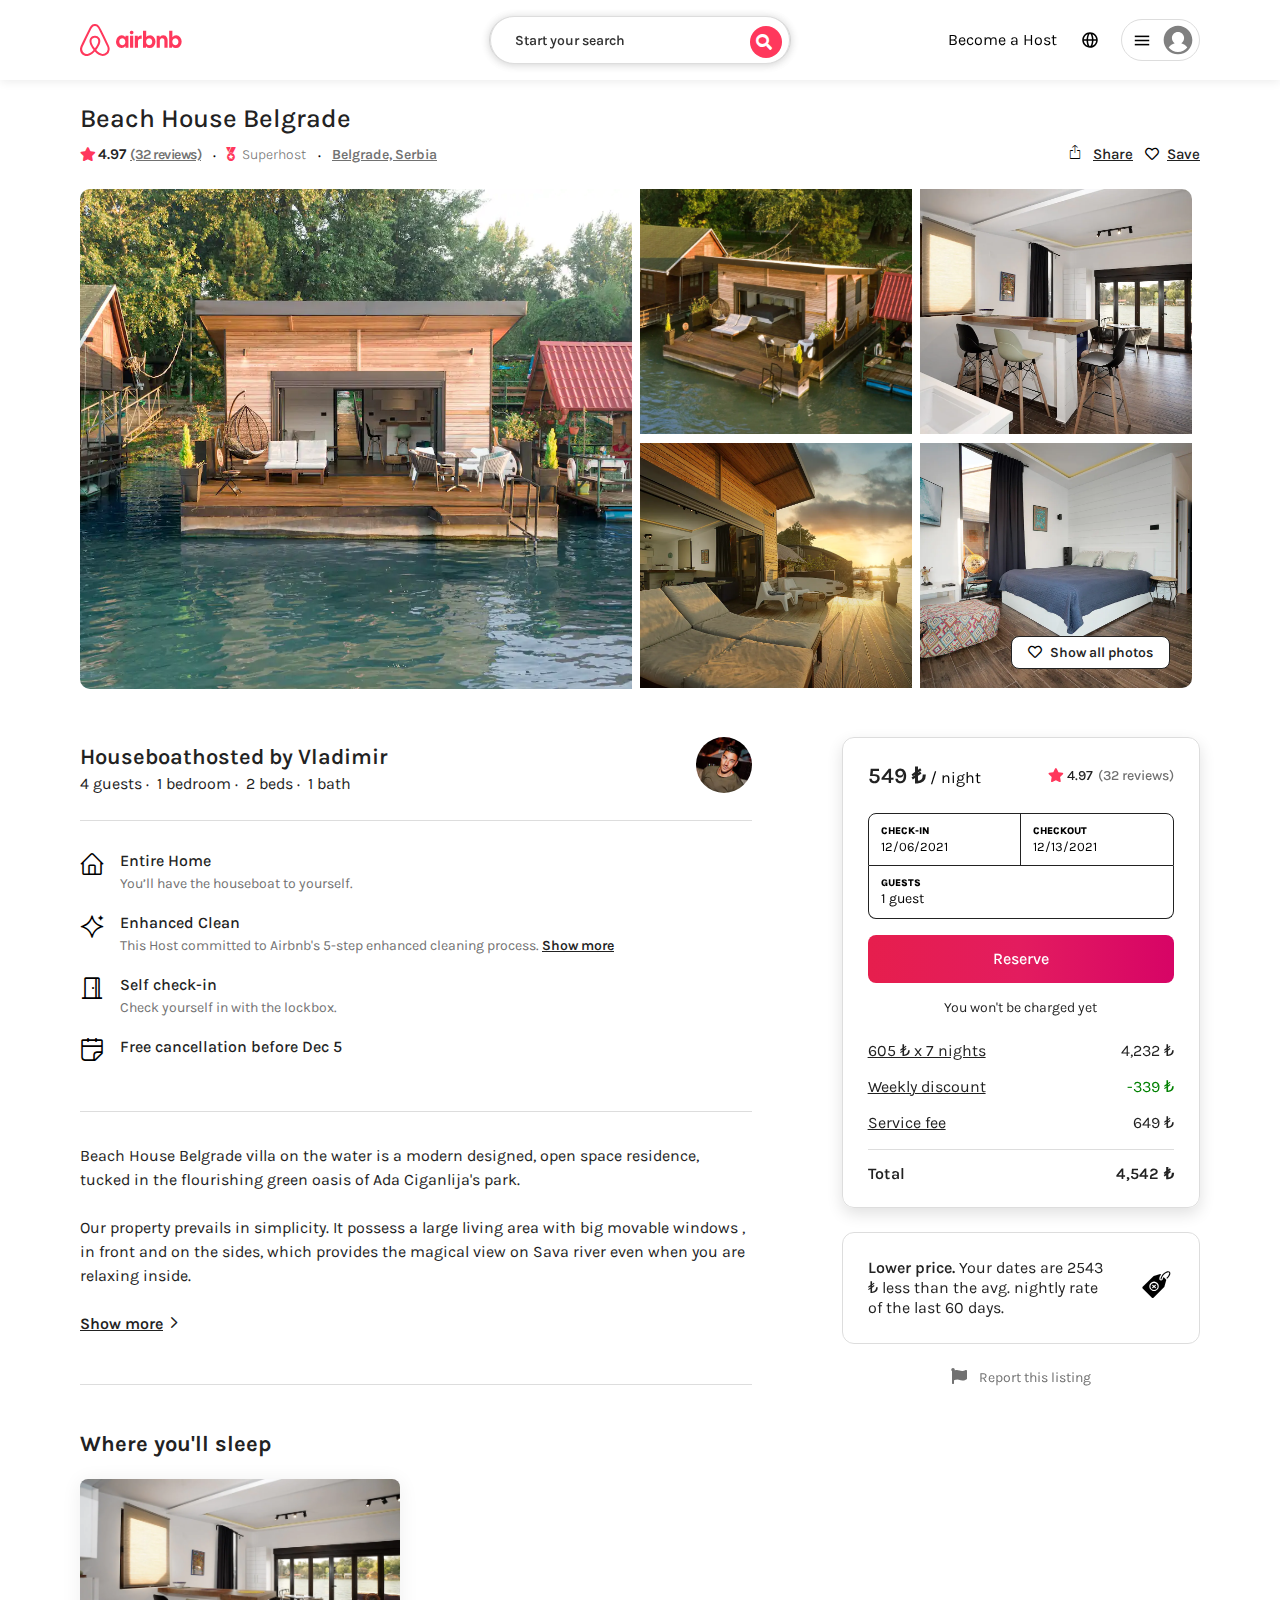
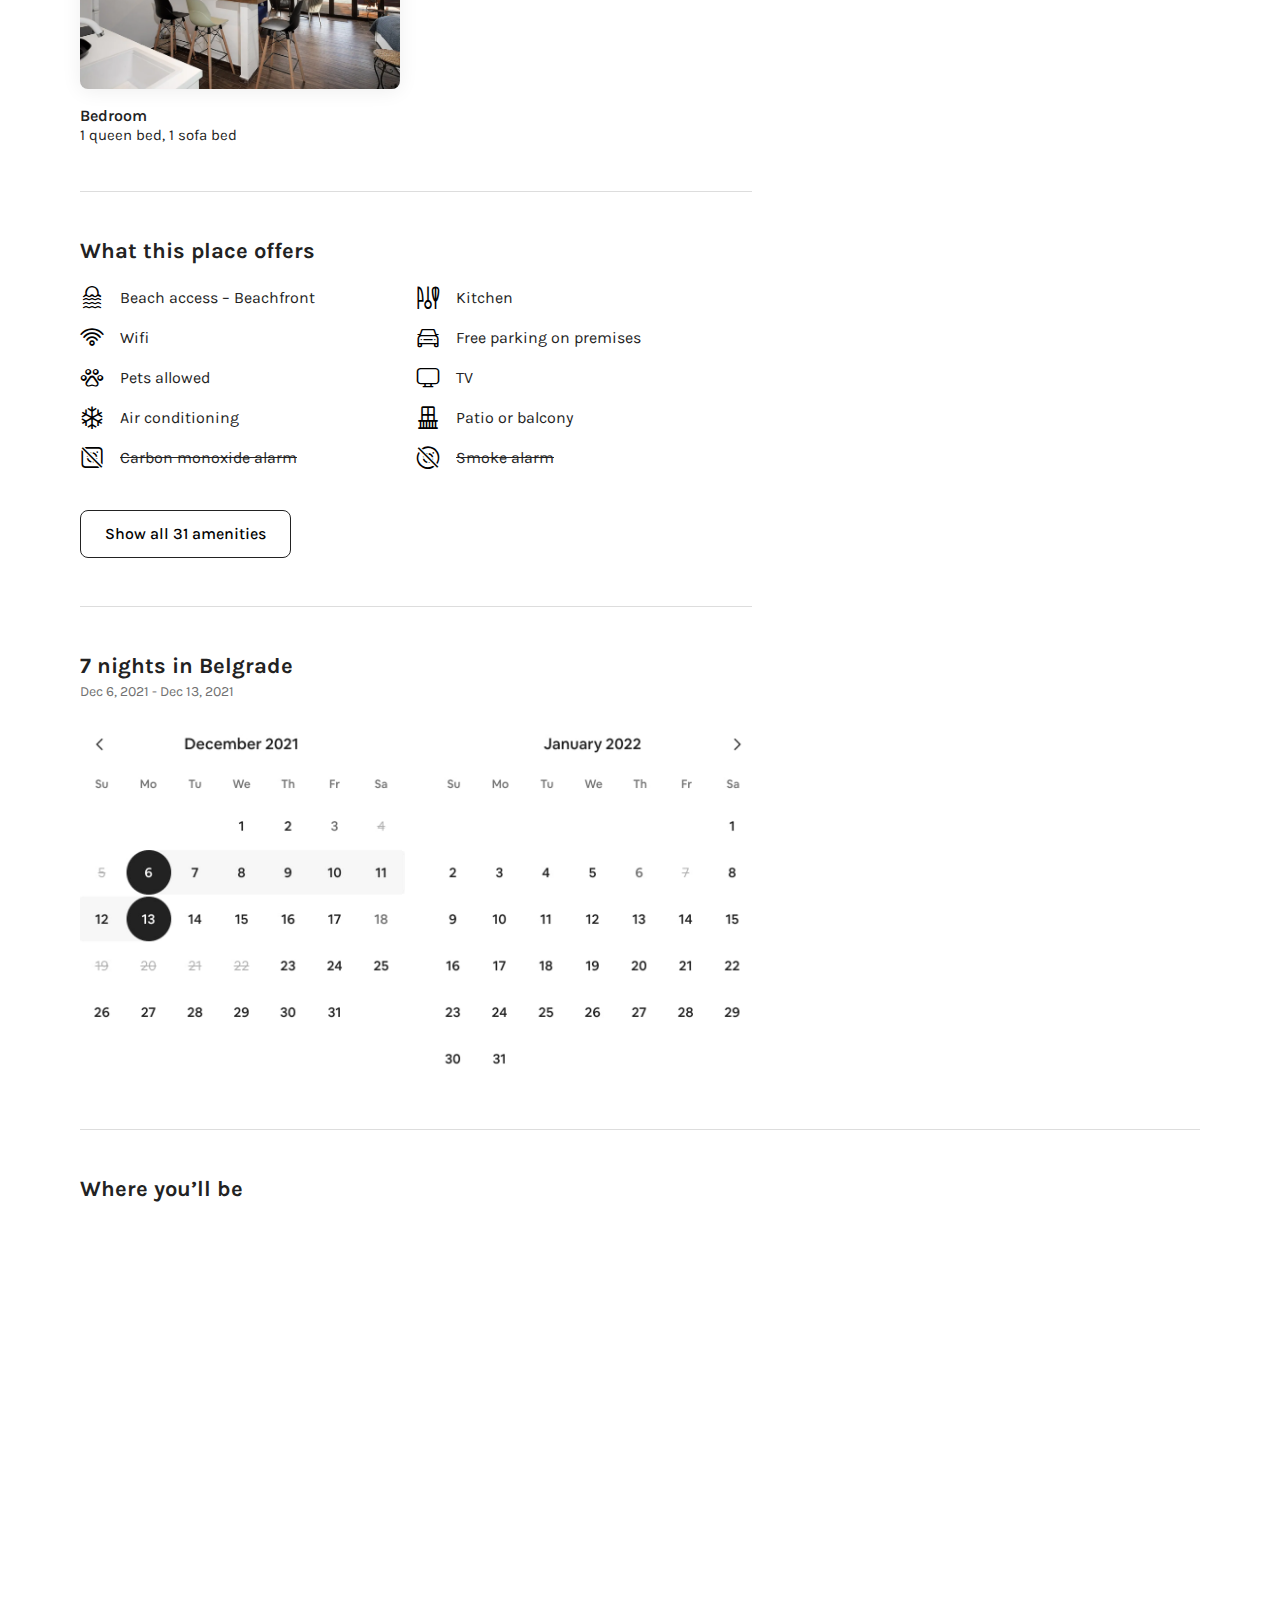
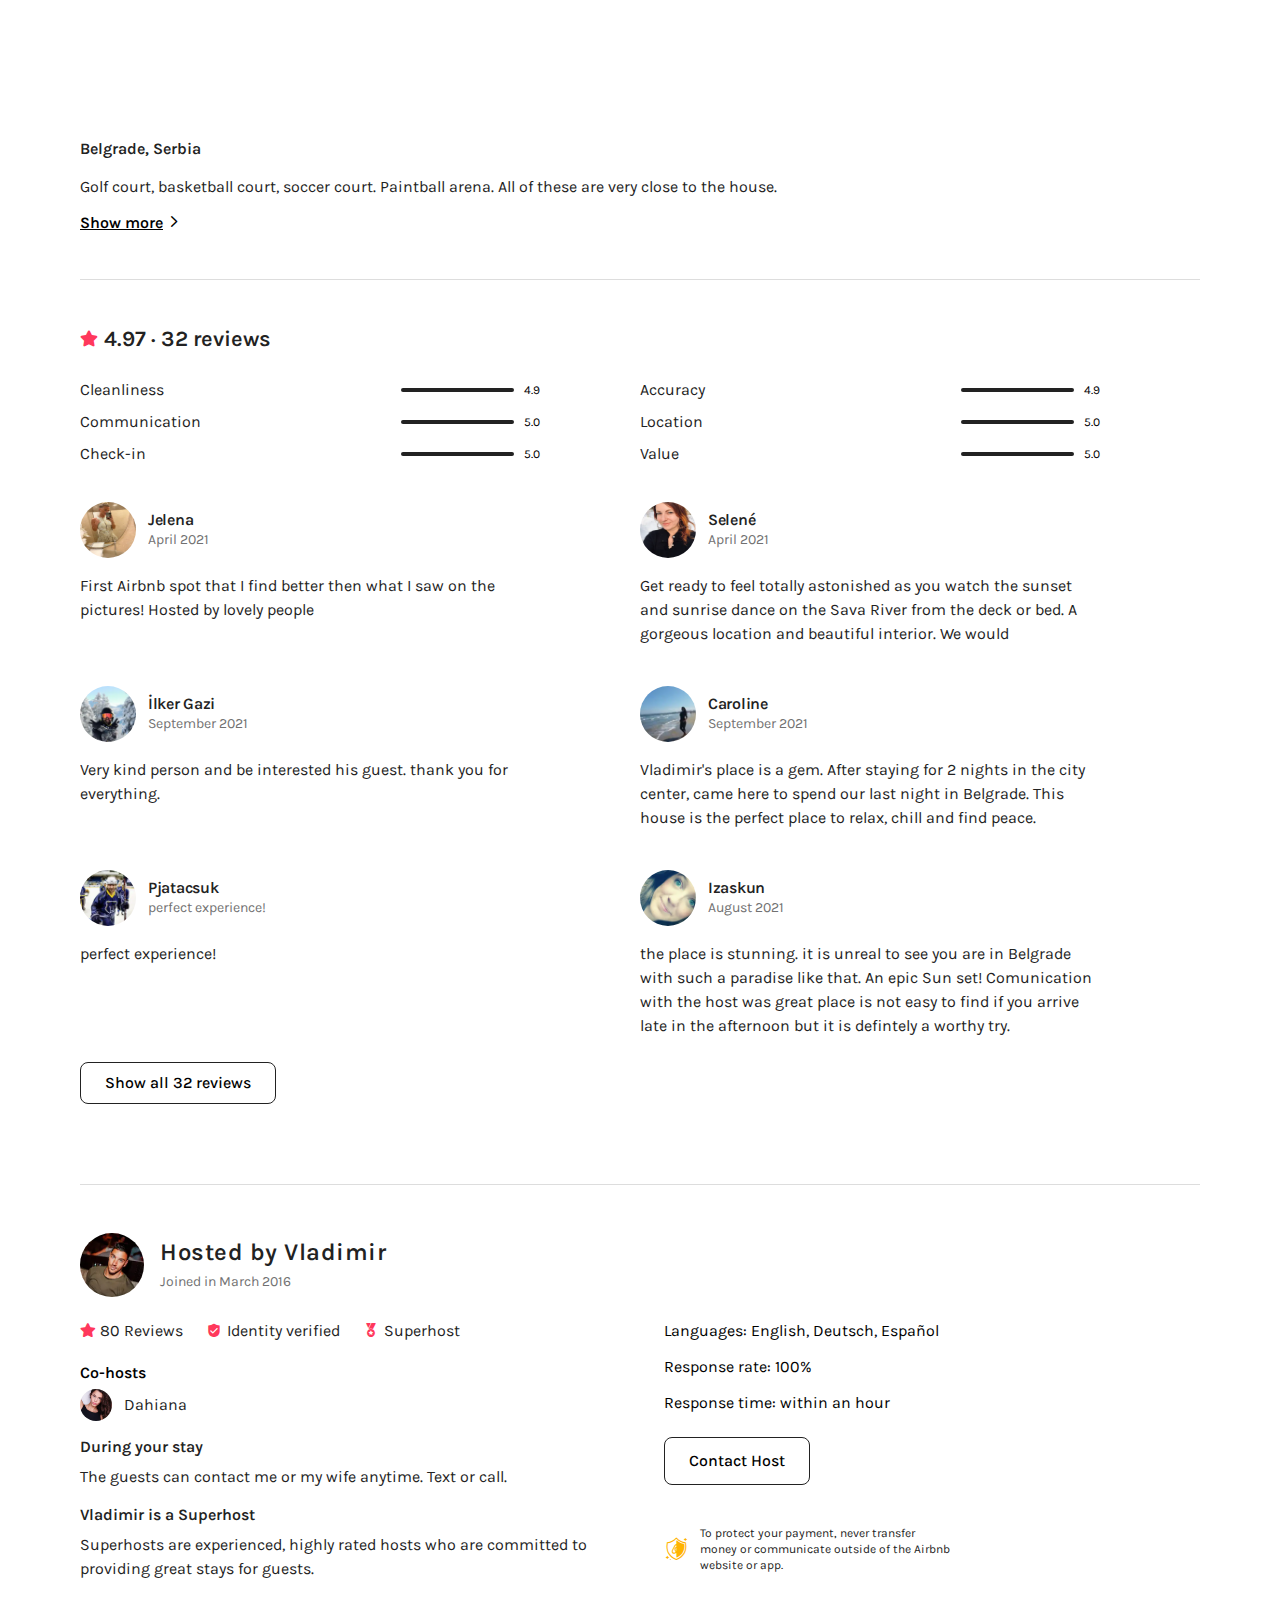
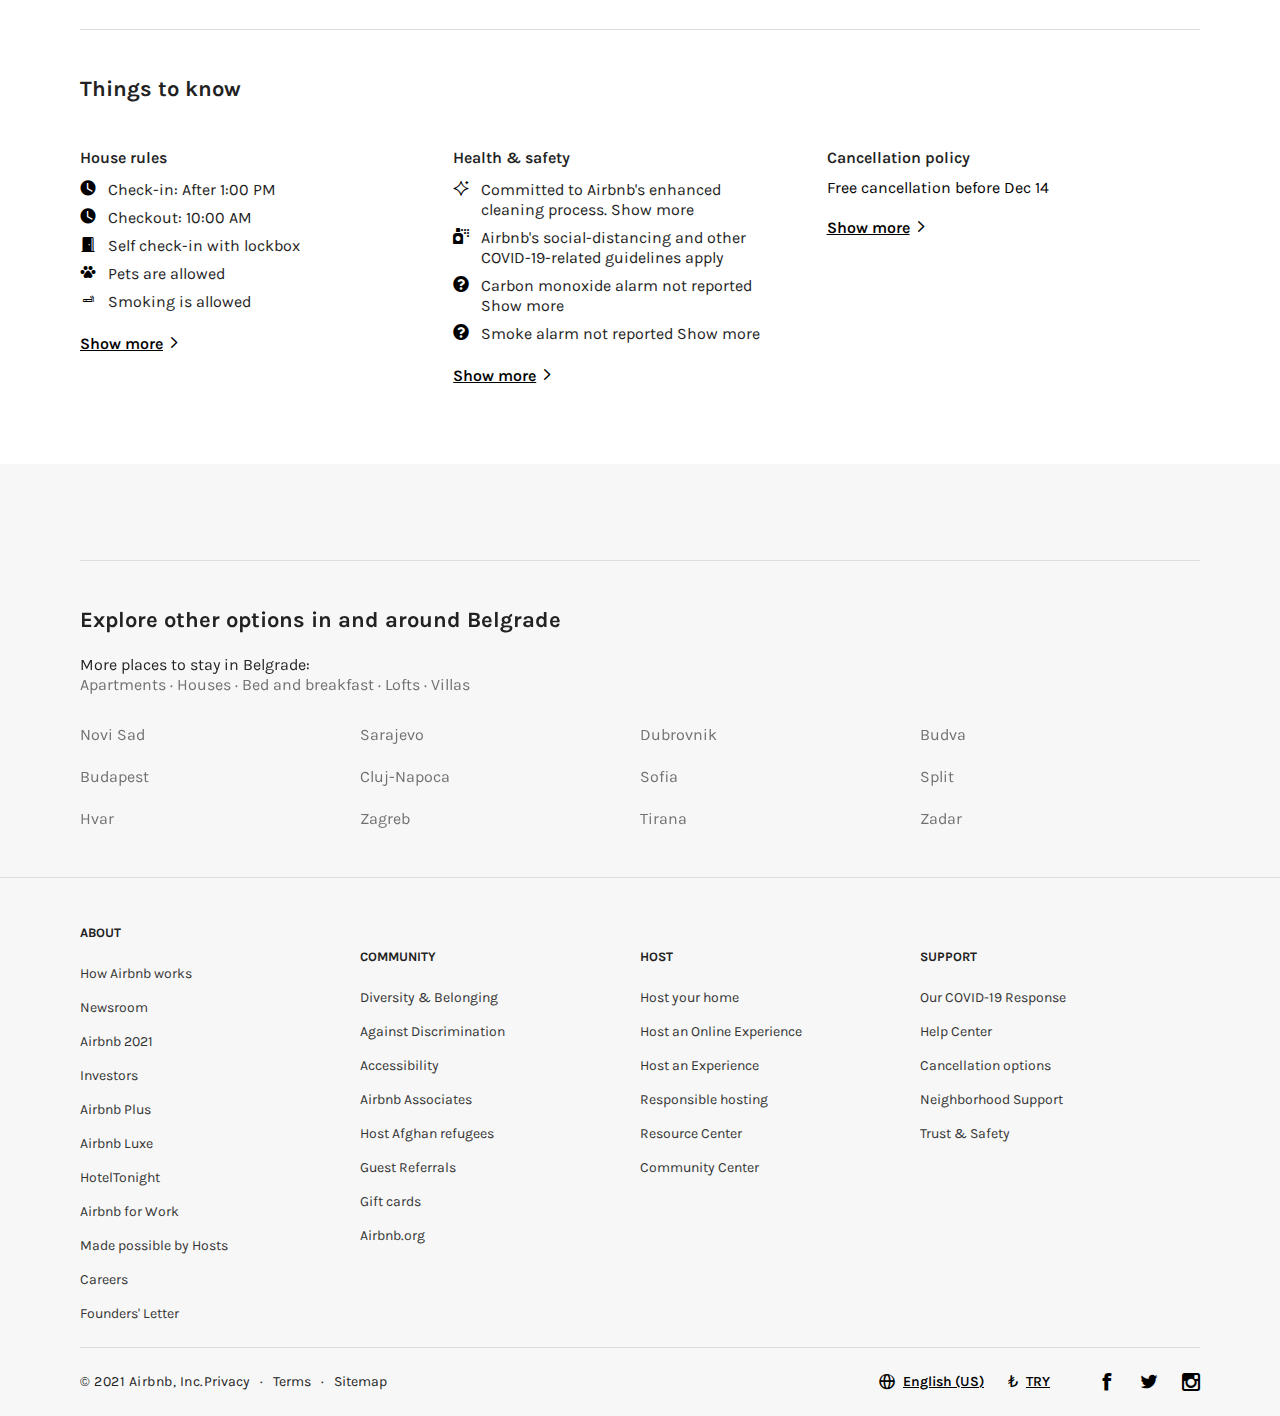
<file: room.html>
<!DOCTYPE html>
<html lang="en">

<head>
    <meta charset="UTF-8">
    <meta http-equiv="X-UA-Compatible" content="IE=edge">
    <meta name="viewport" content="width=device-width, initial-scale=1.0">
    <link rel="stylesheet" href="css/style.css">
    <title>Room</title>
</head>

<body>

    <div class="menu_other room_menu">
        <div class="container">
            <div class="logo2">
                <a href="index.html">
                    <svg width="102" height="32" fill="currentcolor" style="display: block">
                        <path
                            d="M29.24 22.68c-.16-.39-.31-.8-.47-1.15l-.74-1.67-.03-.03c-2.2-4.8-4.55-9.68-7.04-14.48l-.1-.2c-.25-.47-.5-.99-.76-1.47-.32-.57-.63-1.18-1.14-1.76a5.3 5.3 0 00-8.2 0c-.47.58-.82 1.19-1.14 1.76-.25.52-.5 1.03-.76 1.5l-.1.2c-2.45 4.8-4.84 9.68-7.04 14.48l-.06.06c-.22.52-.48 1.06-.73 1.64-.16.35-.32.73-.48 1.15a6.8 6.8 0 007.2 9.23 8.38 8.38 0 003.18-1.1c1.3-.73 2.55-1.79 3.95-3.32 1.4 1.53 2.68 2.59 3.95 3.33A8.38 8.38 0 0022.75 32a6.79 6.79 0 006.75-5.83 5.94 5.94 0 00-.26-3.5zm-14.36 1.66c-1.72-2.2-2.84-4.22-3.22-5.95a5.2 5.2 0 01-.1-1.96c.07-.51.26-.96.52-1.34.6-.87 1.65-1.41 2.8-1.41a3.3 3.3 0 012.8 1.4c.26.4.45.84.51 1.35.1.58.06 1.25-.1 1.96-.38 1.7-1.5 3.74-3.21 5.95zm12.74 1.48a4.76 4.76 0 01-2.9 3.75c-.76.32-1.6.41-2.42.32-.8-.1-1.6-.36-2.42-.84a15.64 15.64 0 01-3.63-3.1c2.1-2.6 3.37-4.97 3.85-7.08.23-1 .26-1.9.16-2.73a5.53 5.53 0 00-.86-2.2 5.36 5.36 0 00-4.49-2.28c-1.85 0-3.5.86-4.5 2.27a5.18 5.18 0 00-.85 2.21c-.13.84-.1 1.77.16 2.73.48 2.11 1.78 4.51 3.85 7.1a14.33 14.33 0 01-3.63 3.12c-.83.48-1.62.73-2.42.83a4.76 4.76 0 01-5.32-4.07c-.1-.8-.03-1.6.29-2.5.1-.32.25-.64.41-1.02.22-.52.48-1.06.73-1.6l.04-.07c2.16-4.77 4.52-9.64 6.97-14.41l.1-.2c.25-.48.5-.99.76-1.47.26-.51.54-1 .9-1.4a3.32 3.32 0 015.09 0c.35.4.64.89.9 1.4.25.48.5 1 .76 1.47l.1.2c2.44 4.77 4.8 9.64 7 14.41l.03.03c.26.52.48 1.1.73 1.6.16.39.32.7.42 1.03.19.9.29 1.7.19 2.5zM41.54 24.12a5.02 5.02 0 01-3.95-1.83 6.55 6.55 0 01-1.6-4.48 6.96 6.96 0 011.66-4.58 5.3 5.3 0 014.08-1.86 4.3 4.3 0 013.7 1.92l.1-1.57h2.92V23.8h-2.93l-.1-1.76a4.52 4.52 0 01-3.88 2.08zm.76-2.88c.58 0 1.09-.16 1.57-.45.44-.32.8-.74 1.08-1.25.25-.51.38-1.12.38-1.8a3.42 3.42 0 00-1.47-3.04 2.95 2.95 0 00-3.12 0c-.44.32-.8.74-1.08 1.25a4.01 4.01 0 00-.38 1.8 3.42 3.42 0 001.47 3.04c.47.29.98.45 1.55.45zM53.45 8.46c0 .35-.06.67-.22.93-.16.25-.38.48-.67.64-.29.16-.6.22-.92.22-.32 0-.64-.06-.93-.22a1.84 1.84 0 01-.67-.64 1.82 1.82 0 01-.22-.93c0-.36.07-.68.22-.93.16-.3.39-.48.67-.64.29-.16.6-.23.93-.23a1.84 1.84 0 011.6.86 2 2 0 01.21.94zm-3.4 15.3V11.7h3.18v12.08h-3.19zm11.68-8.9v.04c-.15-.07-.35-.1-.5-.13-.2-.04-.36-.04-.55-.04-.89 0-1.56.26-2 .8-.48.55-.7 1.32-.7 2.31v5.93h-3.19V11.69h2.93l.1 1.83c.32-.64.7-1.12 1.24-1.48a3.1 3.1 0 011.81-.5c.23 0 .45.02.64.06.1.03.16.03.22.06v3.2zm1.28 8.9V6.74h3.18v6.5c.45-.58.96-1.03 1.6-1.38a5.02 5.02 0 016.08 1.31 6.55 6.55 0 011.6 4.49 6.96 6.96 0 01-1.66 4.58 5.3 5.3 0 01-4.08 1.86 4.3 4.3 0 01-3.7-1.92l-.1 1.57-2.92.03zm6.15-2.52c.57 0 1.08-.16 1.56-.45.44-.32.8-.74 1.08-1.25.26-.51.38-1.12.38-1.8 0-.67-.12-1.28-.38-1.79a3.75 3.75 0 00-1.08-1.25 2.95 2.95 0 00-3.12 0c-.45.32-.8.74-1.09 1.25a4.01 4.01 0 00-.38 1.8 3.42 3.42 0 001.47 3.04c.47.29.98.45 1.56.45zm7.51 2.53V11.69h2.93l.1 1.57a3.96 3.96 0 013.54-1.89 4.1 4.1 0 013.82 2.44c.35.76.54 1.7.54 2.75v7.24h-3.19v-6.82c0-.84-.19-1.5-.57-1.99-.38-.48-.9-.74-1.56-.74-.48 0-.9.1-1.27.32-.35.23-.64.52-.86.93a2.7 2.7 0 00-.32 1.35v6.92h-3.16zm12.52 0V6.73h3.19v6.5a4.67 4.67 0 013.73-1.89 5.02 5.02 0 013.95 1.83 6.57 6.57 0 011.59 4.48 6.95 6.95 0 01-1.66 4.58 5.3 5.3 0 01-4.08 1.86 4.3 4.3 0 01-3.7-1.92l-.09 1.57-2.93.03zm6.18-2.53c.58 0 1.09-.16 1.56-.45.45-.32.8-.74 1.09-1.25.25-.51.38-1.12.38-1.8a3.42 3.42 0 00-1.47-3.04 2.95 2.95 0 00-3.12 0c-.44.32-.8.74-1.08 1.25a3.63 3.63 0 00-.38 1.8 3.42 3.42 0 001.47 3.04c.47.29.95.45 1.55.45z">
                        </path>
                    </svg>
                </a>
            </div>
            <div class="input2">
                <input type="text" placeholder="Start your search" />
                <i class="icon-search"></i>
            </div>
            <div class="profile2">
                <a href="">Become a Host</a>
                <a href="">
                    <svg width="24" class="svg_country" height="24" viewBox="0 0 24 24" fill=""
                        xmlns="http://www.w3.org/2000/svg">
                        <path
                            d="M12.003 0.375C15.0899 0.38374 18.0473 1.61677 20.2262 3.8035C22.405 5.99024 23.6274 8.95205 23.625 12.039C23.6146 15.0557 22.4319 17.9503 20.3268 20.1112C18.2217 22.272 15.359 23.5299 12.3435 23.619L11.9745 23.625C8.95717 23.6186 6.06053 22.4393 3.89679 20.3363C1.73305 18.2333 0.471765 15.3714 0.3795 12.3555L0.375 11.988C0.378181 8.90642 1.60477 5.95218 3.78518 3.77458C5.9656 1.59698 8.92142 0.374204 12.003 0.375ZM14.9265 13.125H9.072C9.3045 17.4705 10.836 21.1395 11.901 21.3645L12.003 21.375C13.023 21.372 14.583 17.8275 14.901 13.53L14.9265 13.125ZM21.309 13.125H17.181C17.0445 16.065 16.386 18.7995 15.399 20.739C16.9214 20.1459 18.2625 19.1657 19.2899 17.8953C20.3172 16.6248 20.9951 15.1083 21.2565 13.4955L21.309 13.125ZM6.8175 13.125H2.6925C2.89654 14.8086 3.55297 16.4055 4.59201 17.7459C5.63105 19.0864 7.01388 20.1202 8.5935 20.7375C7.671 18.9255 7.0395 16.425 6.8505 13.7085L6.8175 13.1235V13.125ZM8.5995 3.261L8.427 3.33C6.88769 3.96575 5.54527 4.99964 4.53752 6.32556C3.52976 7.65149 2.89297 9.22169 2.6925 10.875H6.8175C6.945 8.13 7.524 5.565 8.406 3.66L8.5995 3.261ZM11.9925 2.625C10.9395 2.628 9.3165 6.393 9.072 10.875H14.928C14.694 6.5205 13.161 2.8605 12.09 2.634L11.9925 2.6235V2.625ZM15.4125 3.273L15.447 3.348C16.4115 5.28 17.0505 7.974 17.1825 10.875H21.3045C21.0965 9.195 20.4393 7.60218 19.4022 6.26432C18.365 4.92645 16.9862 3.89306 15.411 3.273H15.4125Z"
                            fill="" />
                    </svg>
                </a>
                <a href="" class="active_profile">
                    <svg width="22" class="svg_threeline" height="16" viewBox="0 0 22 16" fill="none"
                        xmlns="http://www.w3.org/2000/svg">
                        <path d="M0.5 8H21.5" stroke="black" stroke-width="2.25" />
                        <path d="M0.5 14H21.5" stroke="black" stroke-width="2.25" />
                        <path d="M0.5 2H21.5" stroke="black" stroke-width="2.25" />
                    </svg>
                    <svg width="24" class="svg_profile" height="24" viewBox="0 0 24 24" fill="none"
                        xmlns="http://www.w3.org/2000/svg">
                        <path
                            d="M12 0.524902C5.67226 0.524902 0.525009 5.67215 0.525009 11.9999C0.525009 18.3277 5.67226 23.4749 12 23.4749C18.3278 23.4749 23.475 18.3277 23.475 11.9999C23.475 5.67215 18.3278 0.524902 12 0.524902ZM12 21.5249C8.98426 21.5249 6.29626 20.1119 4.55026 17.9174C5.76646 16.326 7.46303 15.1689 9.38851 14.6174C8.69521 14.177 8.12428 13.5687 7.72861 12.849C7.33294 12.1292 7.12533 11.3212 7.12501 10.4999C7.12501 7.8119 9.31201 5.6249 12 5.6249C14.688 5.6249 16.875 7.8119 16.875 10.4999C16.8743 11.3214 16.6665 12.1294 16.2707 12.8492C15.8749 13.5691 15.304 14.1775 14.6108 14.6182C16.5366 15.1692 18.2335 16.3265 19.4498 17.9182C17.7038 20.1119 15.0158 21.5249 12 21.5249Z"
                            fill="" />
                    </svg>
                </a>
            </div>
        </div>
    </div>

    <div class="menu_mobile room_mobile_menu">
        <div class="container">
            <div class="menu_mobile_left">
                <a href="index.html">
                    <svg viewBox="0 0 16 16" role="presentation" aria-hidden="true" focusable="false"
                        style="height: 1em; width: 1em; display: block; fill: currentcolor;">
                        <path
                            d="m10.8 16c-.4 0-.7-.1-.9-.4l-6.8-6.7c-.5-.5-.5-1.3 0-1.8l6.8-6.7c.5-.5 1.2-.5 1.7 0s .5 1.2 0 1.7l-5.8 5.9 5.8 5.9c.5.5.5 1.2 0 1.7-.2.3-.5.4-.8.4">
                        </path>
                    </svg>
                    <span class="back_page">Homes - Airbnb</span>
                </a>
            </div>
            <div class="menu_mobile_right">
                <i class="icon-share"></i>
                <i class="icon-heart"></i>
            </div>
        </div>
    </div>


    <div class="container">
        <div class="room">
            <h1 class="room-heading">Beach House Belgrade</h1>
            <div class="room-summary">
                <div class="room-summary-left">
                    <div class="room-summary-left-item">
                        <i class="icon-star"></i>
                        <span class="room-summary-left-item-point">4.97</span>
                        <span class="room-summary-left-item-reviews">(32 reviews)</span>
                    </div>
                    <div class="room-summary-left-item">
                        <i class="icon-superhost"></i>
                        <span class="room-summary-left-item-ownerstatus">Superhost</span>
                    </div>
                    <div class="room-summary-left-item">
                        <span class="room-summary-left-item-location">Belgrade, Serbia</span>
                    </div>
                </div>
                <div class="room-summary-right">
                    <div class="room-summary-right-item">
                        <i class="icon-share"></i>
                        <span class="room-summary-right-item-share">Share</span>
                    </div>
                    <div class="room-summary-right-item">
                        <i class="icon-heart"></i>
                        <span class="room-summary-right-item-save">Save</span>
                    </div>
                </div>

            </div>
            <div class="room-gallery">
                <img src="img/room1.webp" class="one" alt="">
                <img src="img/room2.webp" class="two" alt="">
                <img src="img/room4.webp" class="three" alt="">
                <img src="img/room3.webp" class="four" alt="">
                <img src="img/room5.webp" class="five" alt="">
                <div class="room-gallery-showall">
                    <i class="icon-heart"></i>
                    <span class="room-gallery-showall-text">Show all photos</span>
                </div>
            </div>
            <div class="room-details">
                <div class="room-details-left">
                    <div class="room-details-summary">
                        <div class="room-details-summary-left">
                            <h2 class="room-details-summary-left-heading">
                                <span>Houseboat</span>
                                <span>hosted by Vladimir</span>
                            </h2>
                            <div class="room-details-summary-left-features">
                                <span class="room-details-summary-left-features-item">4 guests</span>
                                <span class="room-details-summary-left-features-item">1 bedroom</span>
                                <span class="room-details-summary-left-features-item">2 beds</span>
                                <span class="room-details-summary-left-features-item">1 bath</span>
                            </div>
                        </div>
                        <div class="room-details-summary-right">
                            <img src="img/room_host.webp" alt="">
                        </div>
                    </div>
                    <div class="room-details-plus">
                        <div class="room-details-plus-item">
                            <i class="icon-home"></i>
                            <div class="room-details-plus-item-info">
                                <span class="room-details-plus-item-info-heading">Entire Home</span>
                                <span class="room-details-plus-item-info-desc">You’ll have the houseboat to yourself.
                                </span>
                            </div>
                        </div>
                        <div class="room-details-plus-item">
                            <i class="icon-clean"></i>
                            <div class="room-details-plus-item-info">
                                <span class="room-details-plus-item-info-heading">Enhanced Clean
                                </span>
                                <span class="room-details-plus-item-info-desc">This Host committed to Airbnb's 5-step
                                    enhanced cleaning process. <span class="text_link">Show more</span>
                                </span>
                            </div>
                        </div>
                        <div class="room-details-plus-item">
                            <i class="icon-door"></i>
                            <div class="room-details-plus-item-info">
                                <span class="room-details-plus-item-info-heading">Self check-in
                                </span>
                                <span class="room-details-plus-item-info-desc">Check yourself in with the lockbox.
                                </span>
                            </div>
                        </div>
                        <div class="room-details-plus-item">
                            <i class="icon-calendar"></i>
                            <div class="room-details-plus-item-info">
                                <span class="room-details-plus-item-info-heading">Free cancellation before Dec 5
                                </span>
                                <span class="room-details-plus-item-info-desc"></span>
                            </div>
                        </div>
                    </div>
                    <div class="room-details-description">
                        Beach House Belgrade villa on the water is a modern designed, open space residence, tucked in
                        the
                        flourishing green oasis of Ada Ciganlija's park.
                        <br /><br />
                        Our property prevails in simplicity. It possess a large living area with big movable windows ,
                        in
                        front and on the sides, which provides the magical view on Sava river even when you are relaxing
                        inside.
                        <br /><br />
                        <span class="room-details-description-showmore">Show more<i class="icon-arrow-right"></i></span>
                    </div>
                    <div class="room-details-sleep">
                        <h3 class="room-details-sleep-heading">Where you'll sleep</h3>
                        <img src="img/room4.webp" alt="">
                        <div class="room-details-sleep-name">Bedroom</div>
                        <div class="room-details-sleep-type">1 queen bed, 1 sofa bed</div>
                    </div>
                    <div class="room-details-offers">
                        <h3 class="room-details-offers-heading">What this place offers</h3>
                        <div class="room-details-offers-list">
                            <div class="room-details-offers-list-item">
                                <i class="icon-beach"></i>
                                <span class="room-details-offers-list-item-name">Beach access – Beachfront</span>
                            </div>
                            <div class="room-details-offers-list-item">
                                <i class="icon-kitchen"></i>
                                <span class="room-details-offers-list-item-name">Kitchen</span>
                            </div>
                            <div class="room-details-offers-list-item">
                                <i class="icon-wifi"></i>
                                <span class="room-details-offers-list-item-name">Wifi</span>
                            </div>
                            <div class="room-details-offers-list-item">
                                <i class="icon-car"></i>
                                <span class="room-details-offers-list-item-name">Free parking on premises</span>
                            </div>
                            <div class="room-details-offers-list-item">
                                <i class="icon-petv2"></i>
                                <span class="room-details-offers-list-item-name">Pets allowed</span>
                            </div>
                            <div class="room-details-offers-list-item">
                                <i class="icon-tv"></i>
                                <span class="room-details-offers-list-item-name">TV</span>
                            </div>
                            <div class="room-details-offers-list-item">
                                <i class="icon-snow"></i>
                                <span class="room-details-offers-list-item-name">Air conditioning</span>
                            </div>
                            <div class="room-details-offers-list-item">
                                <i class="icon-balcony"></i>
                                <span class="room-details-offers-list-item-name">Patio or balcony</span>
                            </div>
                            <div class="room-details-offers-list-item">
                                <i class="icon-alarmv2"></i>
                                <span class="room-details-offers-list-item-name item-none">Carbon monoxide alarm</span>
                            </div>
                            <div class="room-details-offers-list-item">
                                <i class="icon-alarm"></i>
                                <span class="room-details-offers-list-item-name item-none">Smoke alarm</span>
                            </div>
                        </div>
                        <div class="room-details-offers-button">
                            Show all 31 amenities
                        </div>
                    </div>
                    <div class="room-details-datetime">
                        <h3 class="room-details-datetime-heading">7 nights in Belgrade</h3>
                        <p class="room-details-datetime-daterange">Dec 6, 2021 - Dec 13, 2021</p>
                        <img src="img/calendar.jpg" alt="">
                    </div>
                </div>
                <div class="room-details-right">
                    <div class="room-details-right-card">
                        <div class="room-details-right-card-header">
                            <div class="room-details-right-card-header-price"><span>549 ₺</span> / night</div>
                            <div class="room-details-right-card-header-reviews">
                                <i class="icon-star"></i>
                                <span class="room-details-right-card-header-reviews-point">4.97</span>
                                <span class="room-details-right-card-header-reviews-count">(32 reviews)</span>
                            </div>
                        </div>
                        <div class="room-details-right-card-form">
                            <div class="room-details-right-card-form-left">
                                <span class="room-details-right-card-form-left-heading">CHECK-IN</span>
                                <span class="room-details-right-card-form-left-date">12/06/2021</span>
                            </div>
                            <div class="room-details-right-card-form-right">
                                <span class="room-details-right-card-form-right-heading">CHECKOUT</span>
                                <span class="room-details-right-card-form-right-date">12/13/2021</span>
                            </div>
                        </div>
                        <div class="room-details-right-card-formbottom">
                            <span class="room-details-right-card-formbottom-heading">GUESTS</span>
                            <span class="room-details-right-card-formbottom-guest">1 guest</span>
                            <i class="icon-arrow-down"></i>
                        </div>
                        <div class="room-details-right-card-button">
                            Reserve
                        </div>
                        <span class="room-details-right-card-info">
                            You won't be charged yet
                        </span>
                        <div class="room-details-right-card-summary">
                            <div class="room-details-right-card-summary-left">605 ₺ x 7 nights</div>
                            <div class="room-details-right-card-summary-right">4,232 ₺</div>
                        </div>
                        <div class="room-details-right-card-summary">
                            <div class="room-details-right-card-summary-left">Weekly discount</div>
                            <div class="room-details-right-card-summary-right discount">-339 ₺</div>
                        </div>
                        <div class="room-details-right-card-summary">
                            <div class="room-details-right-card-summary-left">Service fee</div>
                            <div class="room-details-right-card-summary-right">649 ₺</div>
                        </div>
                        <div class="room-details-right-card-total">
                            <div class="room-details-right-card-total-left">Total</div>
                            <div class="room-details-right-card-total-right">4,542 ₺</div>
                        </div>
                    </div>
                    <div class="room-details-right-lowerprice">
                        <span class="room-details-right-lowerprice-text">
                            <span class="text-bold">Lower price.</span> Your dates are 2543 ₺ less than the avg. nightly
                            rate of the last 60 days.
                        </span>
                        <i class="icon-discount"></i>
                    </div>
                    <div class="room-details-right-report">
                        <i class="icon-report"></i>
                        <span class="room-details-right-report-text">Report this listing</span>
                    </div>
                </div>
            </div>
            <div class="room-reviews">
                <div class="room-reviews-point">
                    <i class="icon-star"></i>
                    <span class="room-reviews-point-count">4.97 · 32 reviews</span>
                </div>
                <div class="room-reviews-summary">
                    <div class="room-reviews-summary-item">
                        <span class="room-reviews-summary-item-name">Cleanliness</span>
                        <span class="room-reviews-summary-item-progress"></span>
                        <span class="room-reviews-summary-item-avg">4.9</span>
                    </div>
                    <div class="room-reviews-summary-item">
                        <span class="room-reviews-summary-item-name">Accuracy</span>
                        <span class="room-reviews-summary-item-progress"></span>
                        <span class="room-reviews-summary-item-avg">4.9</span>
                    </div>
                    <div class="room-reviews-summary-item">
                        <span class="room-reviews-summary-item-name">Communication</span>
                        <span class="room-reviews-summary-item-progress"></span>
                        <span class="room-reviews-summary-item-avg">5.0</span>
                    </div>
                    <div class="room-reviews-summary-item">
                        <span class="room-reviews-summary-item-name">Location</span>
                        <span class="room-reviews-summary-item-progress"></span>
                        <span class="room-reviews-summary-item-avg">5.0</span>
                    </div>
                    <div class="room-reviews-summary-item">
                        <span class="room-reviews-summary-item-name">Check-in</span>
                        <span class="room-reviews-summary-item-progress"></span>
                        <span class="room-reviews-summary-item-avg">5.0</span>
                    </div>
                    <div class="room-reviews-summary-item">
                        <span class="room-reviews-summary-item-name">Value</span>
                        <span class="room-reviews-summary-item-progress"></span>
                        <span class="room-reviews-summary-item-avg">5.0</span>
                    </div>
                </div>
                <div class="room-reviews-list">
                    <div class="room-reviews-list-item">
                        <div class="room-reviews-list-item-profile">
                            <img src="img/room_review_profile1.webp" alt="">
                            <div class="room-reviews-list-item-profile-info">
                                <span class="room-reviews-list-item-profile-info-name">Jelena</span>
                                <span class="room-reviews-list-item-profile-info-date">April 2021</span>
                            </div>
                        </div>
                        <div class="room-reviews-list-item-comment">
                            First Airbnb spot that I find better then what I saw on the pictures!
                            Hosted by lovely people
                        </div>
                    </div>
                    <div class="room-reviews-list-item">
                        <div class="room-reviews-list-item-profile">
                            <img src="img/room_review_profile2.webp" alt="">
                            <div class="room-reviews-list-item-profile-info">
                                <span class="room-reviews-list-item-profile-info-name">Selené</span>
                                <span class="room-reviews-list-item-profile-info-date">April 2021</span>
                            </div>
                        </div>
                        <div class="room-reviews-list-item-comment">
                            Get ready to feel totally astonished as you watch the sunset and sunrise dance on the Sava
                            River from the deck or bed. A gorgeous location and beautiful interior. We would
                        </div>
                    </div>
                    <div class="room-reviews-list-item">
                        <div class="room-reviews-list-item-profile">
                            <img src="img/room_review_profile3.webp" alt="">
                            <div class="room-reviews-list-item-profile-info">
                                <span class="room-reviews-list-item-profile-info-name">İlker Gazi</span>
                                <span class="room-reviews-list-item-profile-info-date">September 2021
                                </span>
                            </div>
                        </div>
                        <div class="room-reviews-list-item-comment">
                            Very kind person and be interested his guest. thank you for everything.
                        </div>
                    </div>
                    <div class="room-reviews-list-item">
                        <div class="room-reviews-list-item-profile">
                            <img src="img/room_review_profile4.webp" alt="">
                            <div class="room-reviews-list-item-profile-info">
                                <span class="room-reviews-list-item-profile-info-name">Caroline</span>
                                <span class="room-reviews-list-item-profile-info-date">September 2021
                                </span>
                            </div>
                        </div>
                        <div class="room-reviews-list-item-comment">
                            Vladimir's place is a gem. After staying for 2 nights in the city center, came here to spend
                            our last night in Belgrade. This house is the perfect place to relax, chill and find peace.
                        </div>
                    </div>
                    <div class="room-reviews-list-item">
                        <div class="room-reviews-list-item-profile">
                            <img src="img/room_review_profile5.webp" alt="">
                            <div class="room-reviews-list-item-profile-info">
                                <span class="room-reviews-list-item-profile-info-name">Pjatacsuk</span>
                                <span class="room-reviews-list-item-profile-info-date">perfect experience!
                                </span>
                            </div>
                        </div>
                        <div class="room-reviews-list-item-comment">
                            perfect experience!
                        </div>
                    </div>
                    <div class="room-reviews-list-item">
                        <div class="room-reviews-list-item-profile">
                            <img src="img/room_review_profile6.webp" alt="">
                            <div class="room-reviews-list-item-profile-info">
                                <span class="room-reviews-list-item-profile-info-name">Izaskun</span>
                                <span class="room-reviews-list-item-profile-info-date">August 2021
                                </span>
                            </div>
                        </div>
                        <div class="room-reviews-list-item-comment">
                            the place is stunning. it is unreal to see you are in Belgrade with such a paradise like
                            that. An epic Sun set! Comunication with the host was great place is not easy to find if you
                            arrive late in the afternoon but it is defintely a worthy try.
                        </div>
                    </div>
                </div>
                <div class="room-reviews-list-showall">Show all 32 reviews</div>
            </div>
            <div class="room-locationmap">
                <h3 class="room-locationmap-heading">Where you’ll be</h3>
                <iframe
                    src="https://www.google.com/maps/embed?pb=!1m18!1m12!1m3!1d21917.64793863223!2d20.395363420193107!3d44.792814280935794!2m3!1f0!2f0!3f0!3m2!1i1024!2i768!4f13.1!3m3!1m2!1s0x475a7aa3d7b53fbd%3A0x1db8645cf2177ee4!2sBelgrad%2C%20S%C4%B1rbistan!5e0!3m2!1str!2str!4v1634222387875!5m2!1str!2str"
                    width="100%" style="border:0;" allowfullscreen="" loading="lazy"></iframe>
                <div class="room-locationmap-city">Belgrade, Serbia</div>
                <div class="room-locationmap-desc">Golf court, basketball court, soccer court. Paintball arena. All of
                    these are very close to the house.
                </div>
                <div class="room-locationmap-showmore">
                    Show more<i class="icon-arrow-right"></i>
                </div>
            </div>
            <div class="room-hosted">
                <div class="room-hosted-owner">
                    <img src="img/room_host.webp" alt="">
                    <div class="room-hosted-owner-profile">
                        <span class="room-hosted-owner-profile-name">Hosted by Vladimir</span>
                        <span class="room-hosted-owner-profile-joineddate">Joined in March 2016</span>
                    </div>
                </div>
                <div class="room-hosted-details">
                    <div class="room-hosted-details-left">
                        <div class="room-hosted-details-left-feature">
                            <div class="room-hosted-details-left-feature-item">
                                <i class="icon-star"></i>
                                <span class="room-hosted-details-left-feature-item-name">80 Reviews</span>
                            </div>
                            <div class="room-hosted-details-left-feature-item">
                                <i class="icon-verified"></i>
                                <span class="room-hosted-details-left-feature-item-name">Identity verified</span>
                            </div>
                            <div class="room-hosted-details-left-feature-item">
                                <i class="icon-superhost"></i>
                                <span class="room-hosted-details-left-feature-item-name">Superhost</span>
                            </div>
                        </div>
                        <div class="room-hosted-details-left-cohost">
                            <div class="room-hosted-details-left-cohost-heading">Co-hosts</div>
                            <div class="room-hosted-details-left-cohost-profile">
                                <img src="img/room_cohost.webp" alt="">
                                <span class="room-hosted-details-left-cohost-profile-name">Dahiana</span>
                            </div>
                        </div>
                        <div class="room-hosted-details-left-details">
                            <span class="room-hosted-details-left-details-heading">During your stay</span>
                            <span class="room-hosted-details-left-details-text">The guests can contact me or my wife
                                anytime. Text or call.</span>
                        </div>
                        <div class="room-hosted-details-left-details">
                            <span class="room-hosted-details-left-details-heading">Vladimir is a Superhost</span>
                            <span class="room-hosted-details-left-details-text">Superhosts are experienced, highly
                                rated hosts who are committed to providing great stays for guests.</span>
                        </div>
                    </div>
                    <div class="room-hosted-details-right">
                        <div class="room-hosted-details-right-hostinfo">
                            <span class="room-hosted-details-right-hostinfo-item">Languages: English, Deutsch,
                                Español</span>
                            <span class="room-hosted-details-right-hostinfo-item">Response rate: 100%
                            </span>
                            <span class="room-hosted-details-right-hostinfo-item">Response time: within an hour
                            </span>
                        </div>
                        <div class="room-hosted-details-right-contacthost">Contact Host</div>
                        <div class="room-hosted-details-right-protectmoney">
                            <i class="icon-hostv2"></i>
                            <span class="room-hosted-details-right-protectmoney-text">To protect your payment, never
                                transfer money or communicate outside of the Airbnb
                                website or app. </span>
                        </div>
                    </div>
                </div>
            </div>
            <div class="room-thingtoknow">
                <h3 class="room-thingtoknow-heading">Things to know</h3>
                <div class="room-thingtoknow-boxes">
                    <div class="room-thingtoknow-boxes-box">
                        <div class="room-thingtoknow-boxes-box-heading">House rules</div>
                        <div class="room-thingtoknow-boxes-box-list">
                            <div class="room-thingtoknow-boxes-box-list-item">
                                <i class="icon-time"></i>
                                <span class="room-thingtoknow-boxes-box-list-item-text">Check-in: After 1:00 PM</span>
                            </div>
                            <div class="room-thingtoknow-boxes-box-list-item">
                                <i class="icon-time"></i>
                                <span class="room-thingtoknow-boxes-box-list-item-text">Checkout: 10:00 AM</span>
                            </div>
                            <div class="room-thingtoknow-boxes-box-list-item">
                                <i class="icon-doorv2"></i>
                                <span class="room-thingtoknow-boxes-box-list-item-text">Self check-in with
                                    lockbox</span>
                            </div>
                            <div class="room-thingtoknow-boxes-box-list-item">
                                <i class="icon-pet"></i>
                                <span class="room-thingtoknow-boxes-box-list-item-text">Pets are allowed</span>
                            </div>
                            <div class="room-thingtoknow-boxes-box-list-item">
                                <i class="icon-smoke"></i>
                                <span class="room-thingtoknow-boxes-box-list-item-text">Smoking is allowed
                                </span>
                            </div>
                        </div>
                        <div class="room-thingtoknow-boxes-box-showmore">
                            Show more<i class="icon-arrow-right"></i>
                        </div>
                    </div>
                    <div class="room-thingtoknow-boxes-box">
                        <div class="room-thingtoknow-boxes-box-heading">Health & safety</div>
                        <div class="room-thingtoknow-boxes-box-list">
                            <div class="room-thingtoknow-boxes-box-list-item">
                                <i class="icon-clean"></i>
                                <span class="room-thingtoknow-boxes-box-list-item-text">Committed to Airbnb's enhanced
                                    cleaning process. <span class="text-link">Show more</span></span>
                            </div>
                            <div class="room-thingtoknow-boxes-box-list-item">
                                <i class="icon-spray"></i>
                                <span class="room-thingtoknow-boxes-box-list-item-text">Airbnb's social-distancing and
                                    other
                                    COVID-19-related guidelines apply</span>
                            </div>
                            <div class="room-thingtoknow-boxes-box-list-item">
                                <i class="icon-question"></i>
                                <span class="room-thingtoknow-boxes-box-list-item-text">Carbon monoxide alarm not
                                    reported
                                    <span class="text-link">Show more</span>
                                </span>
                            </div>
                            <div class="room-thingtoknow-boxes-box-list-item">
                                <i class="icon-question"></i>
                                <span class="room-thingtoknow-boxes-box-list-item-text">Smoke alarm not reported <span
                                        class="text-link">Show more</span></span>
                            </div>
                        </div>

                        <div class="room-thingtoknow-boxes-box-showmore">
                            Show more<i class="icon-arrow-right"></i>
                        </div>
                    </div>
                    <div class="room-thingtoknow-boxes-box">
                        <div class="room-thingtoknow-boxes-box-heading">Cancellation policy</div>
                        <span class="room-thingtoknow-boxes-box-text">Free cancellation before Dec 14</span>

                        <div class="room-thingtoknow-boxes-box-showmore">
                            Show more<i class="icon-arrow-right"></i>
                        </div>
                    </div>
                </div>
            </div>
        </div>
    </div>

    <div class="explore">
        <div class="seperator"></div>
        <div class="room-explore">
            <h3 class="room-explore-heading">Explore other options in and around Belgrade</h3>
            <span class="room-explore-desc">More places to stay in Belgrade:</span>
            <div class="room-explore-types">
                <span class="room-explore-types-item">Apartments</span>
                <span class="room-explore-types-item">Houses</span>
                <span class="room-explore-types-item">Bed and breakfast</span>
                <span class="room-explore-types-item">Lofts</span>
                <span class="room-explore-types-item">Villas</span>
            </div>
            <div class="room-explore-cities">
                <div class="room-explore-cities-city">Novi Sad</div>
                <div class="room-explore-cities-city">Sarajevo</div>
                <div class="room-explore-cities-city">Dubrovnik</div>
                <div class="room-explore-cities-city">Budva</div>
                <div class="room-explore-cities-city">Budapest</div>
                <div class="room-explore-cities-city">Cluj-Napoca</div>
                <div class="room-explore-cities-city">Sofia</div>
                <div class="room-explore-cities-city">Split</div>
                <div class="room-explore-cities-city">Hvar</div>
                <div class="room-explore-cities-city">Zagreb</div>
                <div class="room-explore-cities-city">Tirana</div>
                <div class="room-explore-cities-city">Zadar</div>
            </div>
        </div>
    </div>

    <div class="room-mobile-bottom">
        <div class="container">
            <div class="room-mobile-bottom-left">
                <div class="room-mobile-bottom-left-price"><span>556 ₺</span> / night</div>
                <div class="room-mobile-bottom-left-date">Dec 6 – Dec 13</div>
            </div>
            <div class="room-mobile-bottom-right">
                <div class="room-mobile-bottom-right-button">Reserve</div>
            </div>
        </div>
    </div>

    <div class="footer">
        <div class="container">
            <div class="footer_top">
                <div class="column">
                    <div class="footer_heading">ABOUT</div>
                    <ul>
                        <li><a href="#">How Airbnb works</a></li>
                        <li><a href="#">Newsroom</a></li>
                        <li><a href="#">Airbnb 2021</a></li>
                        <li><a href="#">Investors</a></li>
                        <li><a href="#">Airbnb Plus</a></li>
                        <li><a href="#">Airbnb Luxe</a></li>
                        <li><a href="#">HotelTonight</a></li>
                        <li><a href="#">Airbnb for Work</a></li>
                        <li><a href="#">Made possible by Hosts</a></li>
                        <li><a href="#">Careers</a></li>
                        <li><a href="#">Founders' Letter</a></li>
                    </ul>
                </div>
                <div class="column">
                    <div class="footer_heading">COMMUNITY</div>
                    <ul>
                        <li><a href="#">Diversity & Belonging</a></li>
                        <li><a href="#">Against Discrimination</a></li>
                        <li><a href="#">Accessibility</a></li>
                        <li><a href="#">Airbnb Associates</a></li>
                        <li><a href="#">Host Afghan refugees</a></li>
                        <li><a href="#">Guest Referrals</a></li>
                        <li><a href="#">Gift cards</a></li>
                        <li><a href="#">Airbnb.org</a></li>
                    </ul>
                </div>
                <div class="column">
                    <div class="footer_heading">HOST</div>
                    <ul>
                        <li><a href="#">Host your home</a></li>
                        <li><a href="#">Host an Online Experience</a></li>
                        <li><a href="#">Host an Experience</a></li>
                        <li><a href="#">Responsible hosting</a></li>
                        <li><a href="#">Resource Center</a></li>
                        <li><a href="#">Community Center</a></li>
                    </ul>
                </div>
                <div class="column">
                    <div class="footer_heading">SUPPORT</div>
                    <ul>
                        <li><a href="#">Our COVID-19 Response</a></li>
                        <li><a href="#">Help Center</a></li>
                        <li><a href="#">Cancellation options</a></li>
                        <li><a href="#">Neighborhood Support</a></li>
                        <li><a href="#">Trust & Safety</a></li>
                    </ul>
                </div>
            </div>
            <div class="footer_bottom">
                <div class="left">
                    <span>© 2021 Airbnb, Inc.</span>
                    <ul>
                        <li>Privacy</li>
                        <li>Terms</li>
                        <li>Sitemap</li>
                    </ul>
                </div>
                <div class="right">
                    <div class="icons">
                        <div class="icon">
                            <i class="icon-country"></i>
                            <span>English (US)</span>
                        </div>
                        <div class="icon">
                            ₺
                            <span>TRY</span>
                        </div>
                    </div>
                    <div class="social">
                        <i class="icon-facebook"></i>
                        <i class="icon-twitter"></i>
                        <i class="icon-instagram"></i>
                    </div>
                </div>
            </div>
        </div>
    </div>


</body>

</html>
</file>
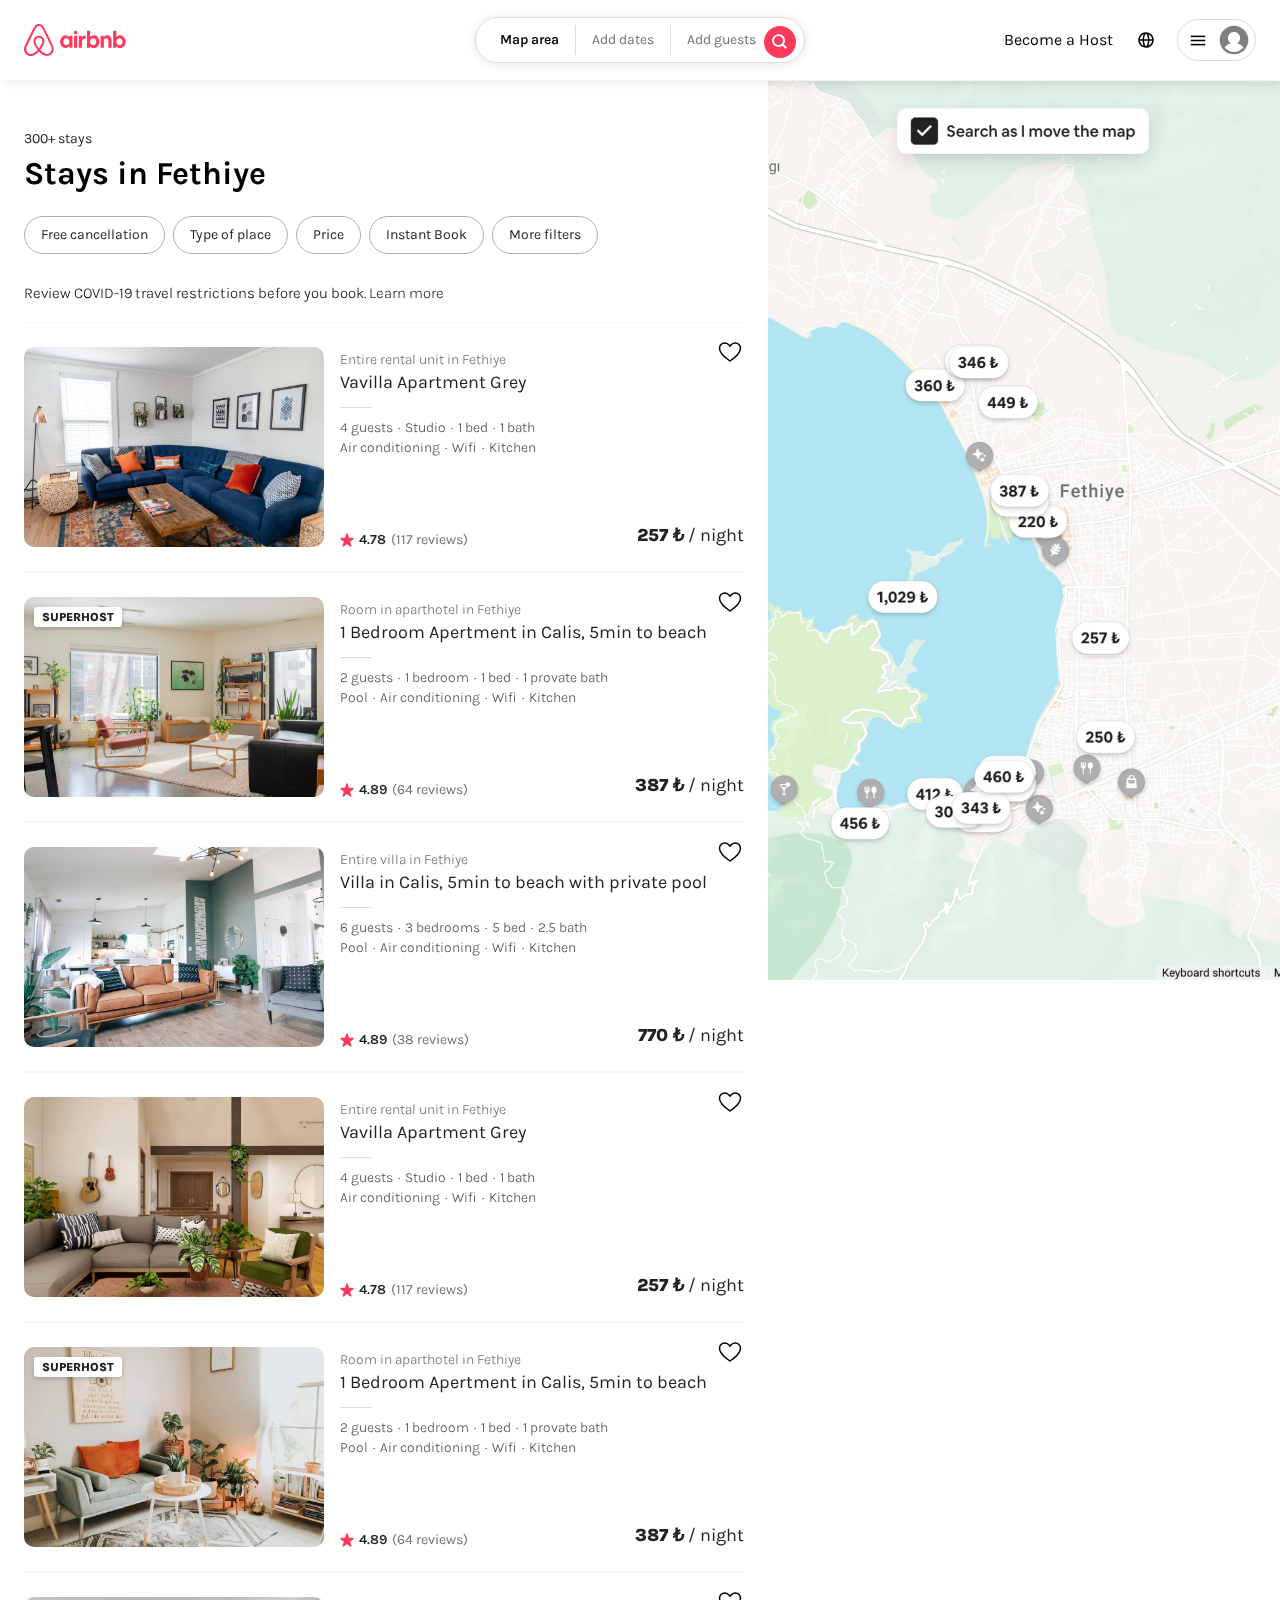
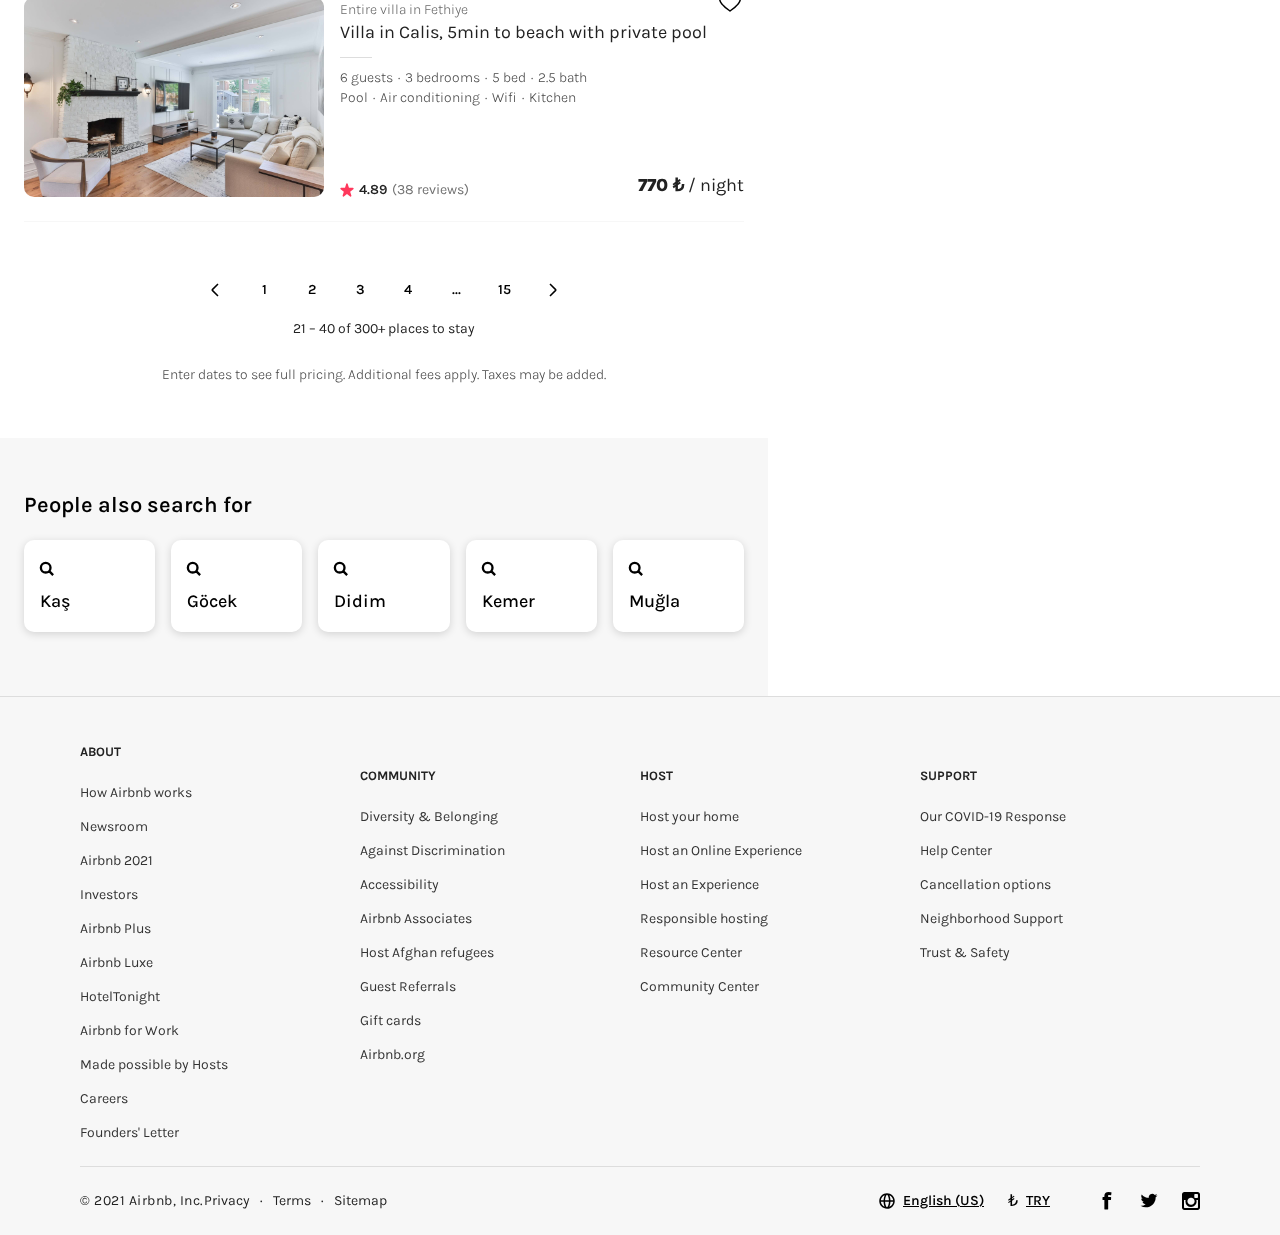
<file: stay.html>
<!DOCTYPE html>
<html lang="en">

<head>
    <meta charset="UTF-8" />
    <meta http-equiv="X-UA-Compatible" content="IE=edge" />
    <meta name="viewport" content="width=device-width, initial-scale=1.0" />
    <link rel="stylesheet" href="css/style.css" />
    <title>Stays in Fethiye</title>
</head>

<body>
    <div class="menu_other">
        <div class="container">
            <div class="logo2">
                <a href="index.html">
                    <svg width="102" height="32" fill="currentcolor" style="display: block">
                        <path
                            d="M29.24 22.68c-.16-.39-.31-.8-.47-1.15l-.74-1.67-.03-.03c-2.2-4.8-4.55-9.68-7.04-14.48l-.1-.2c-.25-.47-.5-.99-.76-1.47-.32-.57-.63-1.18-1.14-1.76a5.3 5.3 0 00-8.2 0c-.47.58-.82 1.19-1.14 1.76-.25.52-.5 1.03-.76 1.5l-.1.2c-2.45 4.8-4.84 9.68-7.04 14.48l-.06.06c-.22.52-.48 1.06-.73 1.64-.16.35-.32.73-.48 1.15a6.8 6.8 0 007.2 9.23 8.38 8.38 0 003.18-1.1c1.3-.73 2.55-1.79 3.95-3.32 1.4 1.53 2.68 2.59 3.95 3.33A8.38 8.38 0 0022.75 32a6.79 6.79 0 006.75-5.83 5.94 5.94 0 00-.26-3.5zm-14.36 1.66c-1.72-2.2-2.84-4.22-3.22-5.95a5.2 5.2 0 01-.1-1.96c.07-.51.26-.96.52-1.34.6-.87 1.65-1.41 2.8-1.41a3.3 3.3 0 012.8 1.4c.26.4.45.84.51 1.35.1.58.06 1.25-.1 1.96-.38 1.7-1.5 3.74-3.21 5.95zm12.74 1.48a4.76 4.76 0 01-2.9 3.75c-.76.32-1.6.41-2.42.32-.8-.1-1.6-.36-2.42-.84a15.64 15.64 0 01-3.63-3.1c2.1-2.6 3.37-4.97 3.85-7.08.23-1 .26-1.9.16-2.73a5.53 5.53 0 00-.86-2.2 5.36 5.36 0 00-4.49-2.28c-1.85 0-3.5.86-4.5 2.27a5.18 5.18 0 00-.85 2.21c-.13.84-.1 1.77.16 2.73.48 2.11 1.78 4.51 3.85 7.1a14.33 14.33 0 01-3.63 3.12c-.83.48-1.62.73-2.42.83a4.76 4.76 0 01-5.32-4.07c-.1-.8-.03-1.6.29-2.5.1-.32.25-.64.41-1.02.22-.52.48-1.06.73-1.6l.04-.07c2.16-4.77 4.52-9.64 6.97-14.41l.1-.2c.25-.48.5-.99.76-1.47.26-.51.54-1 .9-1.4a3.32 3.32 0 015.09 0c.35.4.64.89.9 1.4.25.48.5 1 .76 1.47l.1.2c2.44 4.77 4.8 9.64 7 14.41l.03.03c.26.52.48 1.1.73 1.6.16.39.32.7.42 1.03.19.9.29 1.7.19 2.5zM41.54 24.12a5.02 5.02 0 01-3.95-1.83 6.55 6.55 0 01-1.6-4.48 6.96 6.96 0 011.66-4.58 5.3 5.3 0 014.08-1.86 4.3 4.3 0 013.7 1.92l.1-1.57h2.92V23.8h-2.93l-.1-1.76a4.52 4.52 0 01-3.88 2.08zm.76-2.88c.58 0 1.09-.16 1.57-.45.44-.32.8-.74 1.08-1.25.25-.51.38-1.12.38-1.8a3.42 3.42 0 00-1.47-3.04 2.95 2.95 0 00-3.12 0c-.44.32-.8.74-1.08 1.25a4.01 4.01 0 00-.38 1.8 3.42 3.42 0 001.47 3.04c.47.29.98.45 1.55.45zM53.45 8.46c0 .35-.06.67-.22.93-.16.25-.38.48-.67.64-.29.16-.6.22-.92.22-.32 0-.64-.06-.93-.22a1.84 1.84 0 01-.67-.64 1.82 1.82 0 01-.22-.93c0-.36.07-.68.22-.93.16-.3.39-.48.67-.64.29-.16.6-.23.93-.23a1.84 1.84 0 011.6.86 2 2 0 01.21.94zm-3.4 15.3V11.7h3.18v12.08h-3.19zm11.68-8.9v.04c-.15-.07-.35-.1-.5-.13-.2-.04-.36-.04-.55-.04-.89 0-1.56.26-2 .8-.48.55-.7 1.32-.7 2.31v5.93h-3.19V11.69h2.93l.1 1.83c.32-.64.7-1.12 1.24-1.48a3.1 3.1 0 011.81-.5c.23 0 .45.02.64.06.1.03.16.03.22.06v3.2zm1.28 8.9V6.74h3.18v6.5c.45-.58.96-1.03 1.6-1.38a5.02 5.02 0 016.08 1.31 6.55 6.55 0 011.6 4.49 6.96 6.96 0 01-1.66 4.58 5.3 5.3 0 01-4.08 1.86 4.3 4.3 0 01-3.7-1.92l-.1 1.57-2.92.03zm6.15-2.52c.57 0 1.08-.16 1.56-.45.44-.32.8-.74 1.08-1.25.26-.51.38-1.12.38-1.8 0-.67-.12-1.28-.38-1.79a3.75 3.75 0 00-1.08-1.25 2.95 2.95 0 00-3.12 0c-.45.32-.8.74-1.09 1.25a4.01 4.01 0 00-.38 1.8 3.42 3.42 0 001.47 3.04c.47.29.98.45 1.56.45zm7.51 2.53V11.69h2.93l.1 1.57a3.96 3.96 0 013.54-1.89 4.1 4.1 0 013.82 2.44c.35.76.54 1.7.54 2.75v7.24h-3.19v-6.82c0-.84-.19-1.5-.57-1.99-.38-.48-.9-.74-1.56-.74-.48 0-.9.1-1.27.32-.35.23-.64.52-.86.93a2.7 2.7 0 00-.32 1.35v6.92h-3.16zm12.52 0V6.73h3.19v6.5a4.67 4.67 0 013.73-1.89 5.02 5.02 0 013.95 1.83 6.57 6.57 0 011.59 4.48 6.95 6.95 0 01-1.66 4.58 5.3 5.3 0 01-4.08 1.86 4.3 4.3 0 01-3.7-1.92l-.09 1.57-2.93.03zm6.18-2.53c.58 0 1.09-.16 1.56-.45.45-.32.8-.74 1.09-1.25.25-.51.38-1.12.38-1.8a3.42 3.42 0 00-1.47-3.04 2.95 2.95 0 00-3.12 0c-.44.32-.8.74-1.08 1.25a3.63 3.63 0 00-.38 1.8 3.42 3.42 0 001.47 3.04c.47.29.95.45 1.55.45z">
                        </path>
                    </svg>
                </a>
            </div>
            <div class="input2">
                <span>Map area</span>
                <span>Add dates</span>
                <span>Add guests</span>
                <span><svg width="24" height="24" viewBox="0 0 24 24" fill="none" xmlns="http://www.w3.org/2000/svg">
                        <path
                            d="M15.75 15.75L22.5 22.5M9.75 18C14.3063 18 18 14.3063 18 9.75C18 5.19365 14.3063 1.5 9.75 1.5C5.19365 1.5 1.5 5.19365 1.5 9.75C1.5 14.3063 5.19365 18 9.75 18Z"
                            stroke="white" stroke-width="3" />
                    </svg></span>
            </div>
            <div class="profile2">
                <a href="">Become a Host</a>
                <a href="">
                    <svg width="24" class="svg_country" height="24" viewBox="0 0 24 24" fill=""
                        xmlns="http://www.w3.org/2000/svg">
                        <path
                            d="M12.003 0.375C15.0899 0.38374 18.0473 1.61677 20.2262 3.8035C22.405 5.99024 23.6274 8.95205 23.625 12.039C23.6146 15.0557 22.4319 17.9503 20.3268 20.1112C18.2217 22.272 15.359 23.5299 12.3435 23.619L11.9745 23.625C8.95717 23.6186 6.06053 22.4393 3.89679 20.3363C1.73305 18.2333 0.471765 15.3714 0.3795 12.3555L0.375 11.988C0.378181 8.90642 1.60477 5.95218 3.78518 3.77458C5.9656 1.59698 8.92142 0.374204 12.003 0.375ZM14.9265 13.125H9.072C9.3045 17.4705 10.836 21.1395 11.901 21.3645L12.003 21.375C13.023 21.372 14.583 17.8275 14.901 13.53L14.9265 13.125ZM21.309 13.125H17.181C17.0445 16.065 16.386 18.7995 15.399 20.739C16.9214 20.1459 18.2625 19.1657 19.2899 17.8953C20.3172 16.6248 20.9951 15.1083 21.2565 13.4955L21.309 13.125ZM6.8175 13.125H2.6925C2.89654 14.8086 3.55297 16.4055 4.59201 17.7459C5.63105 19.0864 7.01388 20.1202 8.5935 20.7375C7.671 18.9255 7.0395 16.425 6.8505 13.7085L6.8175 13.1235V13.125ZM8.5995 3.261L8.427 3.33C6.88769 3.96575 5.54527 4.99964 4.53752 6.32556C3.52976 7.65149 2.89297 9.22169 2.6925 10.875H6.8175C6.945 8.13 7.524 5.565 8.406 3.66L8.5995 3.261ZM11.9925 2.625C10.9395 2.628 9.3165 6.393 9.072 10.875H14.928C14.694 6.5205 13.161 2.8605 12.09 2.634L11.9925 2.6235V2.625ZM15.4125 3.273L15.447 3.348C16.4115 5.28 17.0505 7.974 17.1825 10.875H21.3045C21.0965 9.195 20.4393 7.60218 19.4022 6.26432C18.365 4.92645 16.9862 3.89306 15.411 3.273H15.4125Z"
                            fill="" />
                    </svg>
                </a>
                <a href="" class="active_profile">
                    <svg width="22" class="svg_threeline" height="16" viewBox="0 0 22 16" fill="none"
                        xmlns="http://www.w3.org/2000/svg">
                        <path d="M0.5 8H21.5" stroke="black" stroke-width="2.25" />
                        <path d="M0.5 14H21.5" stroke="black" stroke-width="2.25" />
                        <path d="M0.5 2H21.5" stroke="black" stroke-width="2.25" />
                    </svg>
                    <svg width="24" class="svg_profile" height="24" viewBox="0 0 24 24" fill="none"
                        xmlns="http://www.w3.org/2000/svg">
                        <path
                            d="M12 0.524902C5.67226 0.524902 0.525009 5.67215 0.525009 11.9999C0.525009 18.3277 5.67226 23.4749 12 23.4749C18.3278 23.4749 23.475 18.3277 23.475 11.9999C23.475 5.67215 18.3278 0.524902 12 0.524902ZM12 21.5249C8.98426 21.5249 6.29626 20.1119 4.55026 17.9174C5.76646 16.326 7.46303 15.1689 9.38851 14.6174C8.69521 14.177 8.12428 13.5687 7.72861 12.849C7.33294 12.1292 7.12533 11.3212 7.12501 10.4999C7.12501 7.8119 9.31201 5.6249 12 5.6249C14.688 5.6249 16.875 7.8119 16.875 10.4999C16.8743 11.3214 16.6665 12.1294 16.2707 12.8492C15.8749 13.5691 15.304 14.1775 14.6108 14.6182C16.5366 15.1692 18.2335 16.3265 19.4498 17.9182C17.7038 20.1119 15.0158 21.5249 12 21.5249Z"
                            fill="" />
                    </svg>
                </a>
            </div>
        </div>
    </div>
    <div class="menu_mobile">
        <div class="container">
            <div class="menu_mobile_left">
                <a href="index.html">
                    <svg viewBox="0 0 16 16" role="presentation" aria-hidden="true" focusable="false"
                        style="height: 1em; width: 1em; display: block; fill: currentcolor;">
                        <path
                            d="m10.8 16c-.4 0-.7-.1-.9-.4l-6.8-6.7c-.5-.5-.5-1.3 0-1.8l6.8-6.7c.5-.5 1.2-.5 1.7 0s .5 1.2 0 1.7l-5.8 5.9 5.8 5.9c.5.5.5 1.2 0 1.7-.2.3-.5.4-.8.4">
                        </path>
                    </svg>
                    <span class="back_page">Map area</span>
                </a>
            </div>
            <div class="menu_mobile_right">
                <span>Add dates</span>
                <div class="seperator"></div>
                <svg viewBox="0 0 16 16" xmlns="http://www.w3.org/2000/svg" aria-hidden="true" role="presentation"
                    focusable="false" style="display: block; height: 16px; width: 16px; fill: rgb(34, 34, 34);">
                    <path
                        d="M5 8c1.306 0 2.418.835 2.83 2H14v2H7.829A3.001 3.001 0 1 1 5 8zm0 2a1 1 0 1 0 0 2 1 1 0 0 0 0-2zm6-8a3 3 0 1 1-2.829 4H2V4h6.17A3.001 3.001 0 0 1 11 2zm0 2a1 1 0 1 0 0 2 1 1 0 0 0 0-2z">
                    </path>
                </svg>
            </div>
        </div>
    </div>

    <div class="stays">
        <div class="container">
            <div class="left">
                <div class="stays_header">
                    <span class="sub_heading"> 300+ stays </span>
                    <h2 class="heading">Stays in Fethiye</h2>
                    <div class="one_filter">Filters</div>
                    <div class="filters">
                        <div class="filter">Free cancellation</div>
                        <div class="filter">Type of place</div>
                        <div class="filter">Price</div>
                        <div class="filter">Instant Book</div>
                        <div class="filter">More filters</div>
                    </div>
                    <span class="sub_information">Review COVID-19 travel restrictions before you book.
                        <a href="">Learn more</a></span>
                </div>
                <div class="stays_list">
                    <a href="room.html">
                        <div class="stays_item">
                            <img src="img/house1.jpg" alt="" />
                            <div class="details">
                                <span class="house_sub_heading">Entire rental unit in Fethiye</span>
                                <h3 class="house_heading">Vavilla Apartment Grey</h3>
                                <div class="seperator"></div>
                                <div class="sub_details">
                                    <div>
                                        <span>4 guests</span>
                                        <span>Studio</span>
                                        <span>1 bed</span>
                                        <span>1 bath</span>
                                    </div>
                                    <div>
                                        <span>Air conditioning</span>
                                        <span>Wifi</span>
                                        <span>Kitchen</span>
                                    </div>
                                </div>
                                <div class="house_footer">
                                    <div class="house_left">
                                        <svg viewBox="0 0 1000 1000" role="presentation" aria-hidden="true"
                                            focusable="false" style="height: 14px; width: 14px; fill: currentcolor">
                                            <path
                                                d="M972 380c9 28 2 50-20 67L725 619l87 280c11 39-18 75-54 75-12 0-23-4-33-12L499 790 273 962a58 58 0 0 1-78-12 50 50 0 0 1-8-51l86-278L46 447c-21-17-28-39-19-67 8-24 29-40 52-40h280l87-279c7-23 28-39 52-39 25 0 47 17 54 41l87 277h280c24 0 45 16 53 40z">
                                            </path>
                                        </svg>
                                        <span>4.78</span> (117 reviews)
                                    </div>
                                    <div class="house_right">
                                        <span class="price">257 ₺</span> / night
                                    </div>

                                </div>
                                <div class="sub_price">
                                    <span>257 ₺</span> / night
                                </div>
                            </div>
                            <div class="favourite">
                                <svg viewBox="0 0 32 32" xmlns="http://www.w3.org/2000/svg" aria-hidden="true"
                                    role="presentation" focusable="false" style="
                    display: block;
                    fill: transparent;
                    height: 24px;
                    width: 24px;
                    
                    stroke-width: 2;
                    overflow: visible;
                  ">
                                    <path
                                        d="m16 28c7-4.733 14-10 14-17 0-1.792-.683-3.583-2.05-4.95-1.367-1.366-3.158-2.05-4.95-2.05-1.791 0-3.583.684-4.949 2.05l-2.051 2.051-2.05-2.051c-1.367-1.366-3.158-2.05-4.95-2.05-1.791 0-3.583.684-4.949 2.05-1.367 1.367-2.051 3.158-2.051 4.95 0 7 7 12.267 14 17z">
                                    </path>
                                </svg>
                            </div>
                        </div>
                    </a>
                    <a href="room.html">
                        <div class="stays_item">
                            <img src="img/house2.jpg" alt="" />
                            <div class="superhost">SUPERHOST</div>
                            <div class="details">
                                <span class="house_sub_heading">Room in aparthotel in Fethiye</span>
                                <h3 class="house_heading">
                                    1 Bedroom Apertment in Calis, 5min to beach
                                </h3>
                                <div class="seperator"></div>
                                <div class="sub_details">
                                    <div>
                                        <span>2 guests</span>
                                        <span>1 bedroom</span>
                                        <span>1 bed</span>
                                        <span>1 provate bath</span>
                                    </div>
                                    <div>
                                        <span>Pool</span>
                                        <span>Air conditioning</span>
                                        <span>Wifi</span>
                                        <span>Kitchen</span>
                                    </div>
                                </div>
                                <div class="house_footer">
                                    <div class="house_left">
                                        <svg viewBox="0 0 1000 1000" role="presentation" aria-hidden="true"
                                            focusable="false" style="height: 14px; width: 14px; fill: currentcolor">
                                            <path
                                                d="M972 380c9 28 2 50-20 67L725 619l87 280c11 39-18 75-54 75-12 0-23-4-33-12L499 790 273 962a58 58 0 0 1-78-12 50 50 0 0 1-8-51l86-278L46 447c-21-17-28-39-19-67 8-24 29-40 52-40h280l87-279c7-23 28-39 52-39 25 0 47 17 54 41l87 277h280c24 0 45 16 53 40z">
                                            </path>
                                        </svg>
                                        <span>4.89</span> (64 reviews)
                                    </div>
                                    <div class="house_right">
                                        <span class="price">387 ₺</span> / night
                                    </div>
                                </div>
                                <div class="sub_price">
                                    <span>387 ₺</span> / night
                                </div>
                            </div>
                            <div class="favourite">
                                <svg viewBox="0 0 32 32" xmlns="http://www.w3.org/2000/svg" aria-hidden="true"
                                    role="presentation" focusable="false" style="
                        display: block;
                        fill: transparent;
                        height: 24px;
                        width: 24px;
                        
                        stroke-width: 2;
                        overflow: visible;
                      ">
                                    <path
                                        d="m16 28c7-4.733 14-10 14-17 0-1.792-.683-3.583-2.05-4.95-1.367-1.366-3.158-2.05-4.95-2.05-1.791 0-3.583.684-4.949 2.05l-2.051 2.051-2.05-2.051c-1.367-1.366-3.158-2.05-4.95-2.05-1.791 0-3.583.684-4.949 2.05-1.367 1.367-2.051 3.158-2.051 4.95 0 7 7 12.267 14 17z">
                                    </path>
                                </svg>
                            </div>
                        </div>
                    </a>
                    <a href="room.html">
                        <div class="stays_item">
                            <img src="img/house3.jpg" alt="" />
                            <div class="details">
                                <span class="house_sub_heading">Entire villa in Fethiye</span>
                                <h3 class="house_heading">
                                    Villa in Calis, 5min to beach with private pool
                                </h3>
                                <div class="seperator"></div>
                                <div class="sub_details">
                                    <div>
                                        <span>6 guests</span>
                                        <span>3 bedrooms</span>
                                        <span>5 bed</span>
                                        <span>2.5 bath</span>
                                    </div>
                                    <div>
                                        <span>Pool</span>
                                        <span>Air conditioning</span>
                                        <span>Wifi</span>
                                        <span>Kitchen</span>
                                    </div>
                                </div>
                                <div class="house_footer">
                                    <div class="house_left">
                                        <svg viewBox="0 0 1000 1000" role="presentation" aria-hidden="true"
                                            focusable="false" style="height: 14px; width: 14px; fill: currentcolor">
                                            <path
                                                d="M972 380c9 28 2 50-20 67L725 619l87 280c11 39-18 75-54 75-12 0-23-4-33-12L499 790 273 962a58 58 0 0 1-78-12 50 50 0 0 1-8-51l86-278L46 447c-21-17-28-39-19-67 8-24 29-40 52-40h280l87-279c7-23 28-39 52-39 25 0 47 17 54 41l87 277h280c24 0 45 16 53 40z">
                                            </path>
                                        </svg>
                                        <span>4.89</span> (38 reviews)
                                    </div>
                                    <div class="house_right">
                                        <span class="price">770 ₺</span> / night
                                    </div>
                                </div>
                                <div class="sub_price">
                                    <span>770 ₺</span> / night
                                </div>
                            </div>
                            <div class="favourite">
                                <svg viewBox="0 0 32 32" xmlns="http://www.w3.org/2000/svg" aria-hidden="true"
                                    role="presentation" focusable="false" style="
                        display: block;
                        fill: transparent;
                        height: 24px;
                        width: 24px;
                        
                        stroke-width: 2;
                        overflow: visible;
                      ">
                                    <path
                                        d="m16 28c7-4.733 14-10 14-17 0-1.792-.683-3.583-2.05-4.95-1.367-1.366-3.158-2.05-4.95-2.05-1.791 0-3.583.684-4.949 2.05l-2.051 2.051-2.05-2.051c-1.367-1.366-3.158-2.05-4.95-2.05-1.791 0-3.583.684-4.949 2.05-1.367 1.367-2.051 3.158-2.051 4.95 0 7 7 12.267 14 17z">
                                    </path>
                                </svg>
                            </div>
                        </div>
                    </a>
                    <a href="room.html">
                        <div class="stays_item">
                            <img src="img/house4.jpg" alt="" />
                            <div class="details">
                                <span class="house_sub_heading">Entire rental unit in Fethiye</span>
                                <h3 class="house_heading">Vavilla Apartment Grey</h3>
                                <div class="seperator"></div>
                                <div class="sub_details">
                                    <div>
                                        <span>4 guests</span>
                                        <span>Studio</span>
                                        <span>1 bed</span>
                                        <span>1 bath</span>
                                    </div>
                                    <div>
                                        <span>Air conditioning</span>
                                        <span>Wifi</span>
                                        <span>Kitchen</span>
                                    </div>
                                </div>
                                <div class="house_footer">
                                    <div class="house_left">
                                        <svg viewBox="0 0 1000 1000" role="presentation" aria-hidden="true"
                                            focusable="false" style="height: 14px; width: 14px; fill: currentcolor">
                                            <path
                                                d="M972 380c9 28 2 50-20 67L725 619l87 280c11 39-18 75-54 75-12 0-23-4-33-12L499 790 273 962a58 58 0 0 1-78-12 50 50 0 0 1-8-51l86-278L46 447c-21-17-28-39-19-67 8-24 29-40 52-40h280l87-279c7-23 28-39 52-39 25 0 47 17 54 41l87 277h280c24 0 45 16 53 40z">
                                            </path>
                                        </svg>
                                        <span>4.78</span> (117 reviews)
                                    </div>
                                    <div class="house_right">
                                        <span class="price">257 ₺</span> / night
                                    </div>
                                </div>
                                <div class="sub_price">
                                    <span>257 ₺</span> / night
                                </div>
                            </div>
                            <div class="favourite">
                                <svg viewBox="0 0 32 32" xmlns="http://www.w3.org/2000/svg" aria-hidden="true"
                                    role="presentation" focusable="false" style="
                        display: block;
                        fill: transparent;
                        height: 24px;
                        width: 24px;
                        
                        stroke-width: 2;
                        overflow: visible;
                      ">
                                    <path
                                        d="m16 28c7-4.733 14-10 14-17 0-1.792-.683-3.583-2.05-4.95-1.367-1.366-3.158-2.05-4.95-2.05-1.791 0-3.583.684-4.949 2.05l-2.051 2.051-2.05-2.051c-1.367-1.366-3.158-2.05-4.95-2.05-1.791 0-3.583.684-4.949 2.05-1.367 1.367-2.051 3.158-2.051 4.95 0 7 7 12.267 14 17z">
                                    </path>
                                </svg>
                            </div>
                        </div>
                    </a>
                    <a href="room.html">
                        <div class="stays_item">
                            <img src="img/house5.jpg" alt="" />
                            <div class="superhost">SUPERHOST</div>
                            <div class="details">
                                <span class="house_sub_heading">Room in aparthotel in Fethiye</span>
                                <h3 class="house_heading">
                                    1 Bedroom Apertment in Calis, 5min to beach
                                </h3>
                                <div class="seperator"></div>
                                <div class="sub_details">
                                    <div>
                                        <span>2 guests</span>
                                        <span>1 bedroom</span>
                                        <span>1 bed</span>
                                        <span>1 provate bath</span>
                                    </div>
                                    <div>
                                        <span>Pool</span>
                                        <span>Air conditioning</span>
                                        <span>Wifi</span>
                                        <span>Kitchen</span>
                                    </div>
                                </div>
                                <div class="house_footer">
                                    <div class="house_left">
                                        <svg viewBox="0 0 1000 1000" role="presentation" aria-hidden="true"
                                            focusable="false" style="height: 14px; width: 14px; fill: currentcolor">
                                            <path
                                                d="M972 380c9 28 2 50-20 67L725 619l87 280c11 39-18 75-54 75-12 0-23-4-33-12L499 790 273 962a58 58 0 0 1-78-12 50 50 0 0 1-8-51l86-278L46 447c-21-17-28-39-19-67 8-24 29-40 52-40h280l87-279c7-23 28-39 52-39 25 0 47 17 54 41l87 277h280c24 0 45 16 53 40z">
                                            </path>
                                        </svg>
                                        <span>4.89</span> (64 reviews)
                                    </div>
                                    <div class="house_right">
                                        <span class="price">387 ₺</span> / night
                                    </div>
                                </div>
                                <div class="sub_price">
                                    <span>387 ₺</span> / night
                                </div>
                            </div>
                            <div class="favourite">
                                <svg viewBox="0 0 32 32" xmlns="http://www.w3.org/2000/svg" aria-hidden="true"
                                    role="presentation" focusable="false" style="
                        display: block;
                        fill: transparent;
                        height: 24px;
                        width: 24px;
                        
                        stroke-width: 2;
                        overflow: visible;
                      ">
                                    <path
                                        d="m16 28c7-4.733 14-10 14-17 0-1.792-.683-3.583-2.05-4.95-1.367-1.366-3.158-2.05-4.95-2.05-1.791 0-3.583.684-4.949 2.05l-2.051 2.051-2.05-2.051c-1.367-1.366-3.158-2.05-4.95-2.05-1.791 0-3.583.684-4.949 2.05-1.367 1.367-2.051 3.158-2.051 4.95 0 7 7 12.267 14 17z">
                                    </path>
                                </svg>
                            </div>
                        </div>
                    </a>
                    <a href="room.html">
                        <div class="stays_item">
                            <img src="img/house6.jpg" alt="" />
                            <div class="details">
                                <span class="house_sub_heading">Entire villa in Fethiye</span>
                                <h3 class="house_heading">
                                    Villa in Calis, 5min to beach with private pool
                                </h3>
                                <div class="seperator"></div>
                                <div class="sub_details">
                                    <div>
                                        <span>6 guests</span>
                                        <span>3 bedrooms</span>
                                        <span>5 bed</span>
                                        <span>2.5 bath</span>
                                    </div>
                                    <div>
                                        <span>Pool</span>
                                        <span>Air conditioning</span>
                                        <span>Wifi</span>
                                        <span>Kitchen</span>
                                    </div>
                                </div>
                                <div class="house_footer">
                                    <div class="house_left">
                                        <svg viewBox="0 0 1000 1000" role="presentation" aria-hidden="true"
                                            focusable="false" style="height: 14px; width: 14px; fill: currentcolor">
                                            <path
                                                d="M972 380c9 28 2 50-20 67L725 619l87 280c11 39-18 75-54 75-12 0-23-4-33-12L499 790 273 962a58 58 0 0 1-78-12 50 50 0 0 1-8-51l86-278L46 447c-21-17-28-39-19-67 8-24 29-40 52-40h280l87-279c7-23 28-39 52-39 25 0 47 17 54 41l87 277h280c24 0 45 16 53 40z">
                                            </path>
                                        </svg>
                                        <span>4.89</span> (38 reviews)
                                    </div>
                                    <div class="house_right">
                                        <span class="price">770 ₺</span> / night
                                    </div>
                                </div>
                                <div class="sub_price">
                                    <span>770 ₺</span> / night
                                </div>
                            </div>
                            <div class="favourite">
                                <svg viewBox="0 0 32 32" xmlns="http://www.w3.org/2000/svg" aria-hidden="true"
                                    role="presentation" focusable="false" style="
                        display: block;
                        fill: transparent;
                        height: 24px;
                        width: 24px;
                        
                        stroke-width: 2;
                        overflow: visible;
                      ">
                                    <path
                                        d="m16 28c7-4.733 14-10 14-17 0-1.792-.683-3.583-2.05-4.95-1.367-1.366-3.158-2.05-4.95-2.05-1.791 0-3.583.684-4.949 2.05l-2.051 2.051-2.05-2.051c-1.367-1.366-3.158-2.05-4.95-2.05-1.791 0-3.583.684-4.949 2.05-1.367 1.367-2.051 3.158-2.051 4.95 0 7 7 12.267 14 17z">
                                    </path>
                                </svg>
                            </div>
                        </div>
                    </a>
                </div>
                <div class="pagination">
                    <div class="pages">
                        <span>
                            <svg viewBox="0 0 32 32" xmlns="http://www.w3.org/2000/svg" aria-hidden="true"
                                role="presentation" focusable="false" style="
                    display: block;
                    fill: none;
                    height: 16px;
                    width: 16px;
                    stroke: currentcolor;
                    stroke-width: 3;
                    overflow: visible;
                  ">
                                <g fill="none">
                                    <path
                                        d="m20 28-11.29289322-11.2928932c-.39052429-.3905243-.39052429-1.0236893 0-1.4142136l11.29289322-11.2928932">
                                    </path>
                                </g>
                            </svg>
                        </span>
                        <span>1</span>
                        <span>2</span>
                        <span>3</span>
                        <span>4</span>
                        <span>...</span>
                        <span>15</span>
                        <span>
                            <svg viewBox="0 0 32 32" xmlns="http://www.w3.org/2000/svg" aria-hidden="true"
                                role="presentation" focusable="false" style="
                    display: block;
                    fill: none;
                    height: 16px;
                    width: 16px;
                    stroke: currentcolor;
                    stroke-width: 3;
                    overflow: visible;
                  ">
                                <g fill="none">
                                    <path
                                        d="m12 4 11.2928932 11.2928932c.3905243.3905243.3905243 1.0236893 0 1.4142136l-11.2928932 11.2928932">
                                    </path>
                                </g>
                            </svg>
                        </span>
                    </div>

                    <p class="pagination_info">21 – 40 of 300+ places to stay</p>
                    <p class="pagination_moreinfo">
                        Enter dates to see full pricing. Additional fees apply. Taxes may
                        be added.
                    </p>
                </div>
                <div class="also_search">
                    <span class="heading">People also search for</span>
                    <div class="other_cities">
                        <div class="other_city">
                            <svg viewBox="0 0 32 32" xmlns="http://www.w3.org/2000/svg" aria-hidden="true"
                                role="presentation" focusable="false" style="
                    display: block;
                    fill: none;
                    stroke: currentcolor;
                    stroke-width: 5.33333;
                    overflow: visible;
                  ">
                                <g fill="none">
                                    <path
                                        d="m13 24c6.0751322 0 11-4.9248678 11-11 0-6.07513225-4.9248678-11-11-11-6.07513225 0-11 4.92486775-11 11 0 6.0751322 4.92486775 11 11 11zm8-3 9 9">
                                    </path>
                                </g>
                            </svg>
                            <span>Kaş</span>
                        </div>
                        <div class="other_city">
                            <svg viewBox="0 0 32 32" xmlns="http://www.w3.org/2000/svg" aria-hidden="true"
                                role="presentation" focusable="false" style="
                    display: block;
                    fill: none;
                    stroke: currentcolor;
                    stroke-width: 5.33333;
                    overflow: visible;
                  ">
                                <g fill="none">
                                    <path
                                        d="m13 24c6.0751322 0 11-4.9248678 11-11 0-6.07513225-4.9248678-11-11-11-6.07513225 0-11 4.92486775-11 11 0 6.0751322 4.92486775 11 11 11zm8-3 9 9">
                                    </path>
                                </g>
                            </svg>
                            <span>Göcek</span>
                        </div>
                        <div class="other_city">
                            <svg viewBox="0 0 32 32" xmlns="http://www.w3.org/2000/svg" aria-hidden="true"
                                role="presentation" focusable="false" style="
                    display: block;
                    fill: none;
                    stroke: currentcolor;
                    stroke-width: 5.33333;
                    overflow: visible;
                  ">
                                <g fill="none">
                                    <path
                                        d="m13 24c6.0751322 0 11-4.9248678 11-11 0-6.07513225-4.9248678-11-11-11-6.07513225 0-11 4.92486775-11 11 0 6.0751322 4.92486775 11 11 11zm8-3 9 9">
                                    </path>
                                </g>
                            </svg>
                            <span>Didim</span>
                        </div>
                        <div class="other_city">
                            <svg viewBox="0 0 32 32" xmlns="http://www.w3.org/2000/svg" aria-hidden="true"
                                role="presentation" focusable="false" style="
                    display: block;
                    fill: none;
                    stroke: currentcolor;
                    stroke-width: 5.33333;
                    overflow: visible;
                  ">
                                <g fill="none">
                                    <path
                                        d="m13 24c6.0751322 0 11-4.9248678 11-11 0-6.07513225-4.9248678-11-11-11-6.07513225 0-11 4.92486775-11 11 0 6.0751322 4.92486775 11 11 11zm8-3 9 9">
                                    </path>
                                </g>
                            </svg>
                            <span>Kemer</span>
                        </div>
                        <div class="other_city">
                            <svg viewBox="0 0 32 32" xmlns="http://www.w3.org/2000/svg" aria-hidden="true"
                                role="presentation" focusable="false" style="
                    display: block;
                    fill: none;
                    stroke: currentcolor;
                    stroke-width: 5.33333;
                    overflow: visible;
                  ">
                                <g fill="none">
                                    <path
                                        d="m13 24c6.0751322 0 11-4.9248678 11-11 0-6.07513225-4.9248678-11-11-11-6.07513225 0-11 4.92486775-11 11 0 6.0751322 4.92486775 11 11 11zm8-3 9 9">
                                    </path>
                                </g>
                            </svg>
                            <span>Muğla</span>
                        </div>
                    </div>
                </div>
            </div>
            <div class="right"><img src="img/fake_map.jpg" alt="" /></div>
        </div>
    </div>
    <div class="main">
        <div class="bottom_menu">
            <div class="menu_items">
                <div class="menu_item active">
                    <svg viewBox="0 0 32 32" xmlns="http://www.w3.org/2000/svg" aria-hidden="true" role="presentation"
                        focusable="false" style="display: block;
          fill: none;
          height: 24px;
          width: 24px;
          stroke: currentcolor;
          stroke-width: 4;
          overflow: visible;
        ">
                        <g fill="none">
                            <path
                                d="m13 24c6.0751322 0 11-4.9248678 11-11 0-6.07513225-4.9248678-11-11-11-6.07513225 0-11 4.92486775-11 11 0 6.0751322 4.92486775 11 11 11zm8-3 9 9">
                            </path>
                        </g>
                    </svg><span>Explore</span>
                </div>
                <div class="menu_item">
                    <svg viewBox="0 0 32 32" xmlns="http://www.w3.org/2000/svg" aria-hidden="true" role="presentation"
                        focusable="false" style="
          display: block;
          height: 24px;
          width: 24px;
          fill: currentcolor;
        ">
                        <path
                            d="m23.0204313 3.00582063c-2.0815427.07751293-4.0715877.92728952-5.5789504 2.43470494l-1.4414809 1.44047443-1.4404171-1.44031065c-1.5845115-1.58335003-3.6983863-2.44068935-5.8929929-2.44068935-2.19416638 0-4.30898823.85772467-5.89177678 2.44051322-1.58391215 1.58390109-2.44156322 3.69775756-2.44156322 5.89278678 0 4.9282095 2.48419629 8.8512108 8.03256412 13.439053l.70954716.5770638.74171734.584714.77413928.5930892c.131739.0995864.2648394.199552.3993065.2999118l.823244.607011.8562953.6171982.8895983.6281103.9231529.6397472 1.5170817 1.0308345 1.3291121-.9009656 1.0589072-.7287753.6612652-.4625621.7010987-.498181.8533598-.6198244c7.3971739-5.4452801 11.0629604-10.1222564 11.0629604-15.8064246 0-2.19559863-.8569151-4.30921968-2.4404957-5.89278925-1.5843319-1.58317036-3.6982062-2.44051075-5.8928043-2.44051075zm.3128687 1.99417937c1.6695137 0 3.2735403.65055751 4.4788526 1.85498605 1.2043504 1.20434208 1.8544474 2.80783678 1.8544474 4.47831395 0 4.2987547-2.6123854 8.1213061-8.009061 12.474023l-.7197183.570835c-.2451788.1913357-.495635.3837563-.7513829.5773445l-.7831323.5843503-.8149664.5918523-.6943428.4933793-.6495182.4543204-1.2444781.8545952-.3599806-.2464089c-.3060116-.2102151-.6062613-.4182535-.900798-.6242279l-.8665202-.6118437c-.1415799-.1009795-.2817437-.2014711-.4204976-.3014889l-.8156535-.594534c-.1331387-.0981789-.2648797-.1959122-.3952291-.2932139l-.7654464-.5787439-.7323414-.5690616c-5.8464087-4.609638-8.4102832-8.3182024-8.4102832-12.7811772 0-1.66972745.65069601-3.27350087 1.85577431-4.47857075 1.20389067-1.20389067 2.80861035-1.85472925 4.47756569-1.85472925 1.6695226 0 3.2735495.6505567 4.4788626 1.85498605l2.8542663 2.8556887 2.8559829-2.85594303c1.2038387-1.20388075 2.8086117-1.85473172 4.4775982-1.85473172z">
                        </path>
                    </svg><span>Wishlist</span>
                </div>
                <div class="menu_item">
                    <svg viewBox="0 0 32 32" xmlns="http://www.w3.org/2000/svg" aria-hidden="true" role="presentation"
                        focusable="false" style="
          display: block;
          height: 24px;
          width: 24px;
          fill: currentcolor;
        ">
                        <path
                            d="m16 1c8.2842712 0 15 6.71572875 15 15 0 8.2842712-6.7157288 15-15 15-8.28427125 0-15-6.7157288-15-15 0-8.28427125 6.71572875-15 15-15zm0 8c-2.7614237 0-5 2.2385763-5 5 0 2.0143973 1.2022141 3.7998876 2.9996346 4.5835001l.0003231 2.0984999-.1499943.0278452c-2.8326474.5613112-5.31897338 2.2230336-6.93575953 4.5872979 2.34343054 2.291067 5.54974273 3.7028569 9.08579613 3.7028569 3.5355506 0 6.7414538-1.4113884 9.0850203-3.701476-1.6141801-2.3628535-4.0978119-4.0247647-6.929184-4.5867938l-.1558786-.0287302.001228-2.0991413c1.7288399-.7547474 2.9066959-2.4357565 2.9936498-4.355479l.0051645-.2283797c0-2.7614237-2.2385763-5-5-5zm0-6c-7.17970175 0-13 5.82029825-13 13 0 2.9045768.95257276 5.5866683 2.56235849 7.7509147 1.42074739-1.9134907 3.33951478-3.4002416 5.53860831-4.2955956l.3480332-.1363191-.0229565-.0189706c-1.43704227-1.2411241-2.34462949-3.045583-2.42083359-5.0285539l-.00520991-.2714755c0-3.8659932 3.1340068-7 7-7s7 3.1340068 7 7c0 1.9941317-.8415062 3.8279876-2.224566 5.1193683l-.225434.2006317.0447787.0163138c2.3268368.8792152 4.3570558 2.4138611 5.8430586 4.4127726 1.6098837-2.1632453 2.5621627-4.8449575 2.5621627-7.7490864 0-7.17970175-5.8202983-13-13-13z">
                        </path>
                    </svg><span>Log in</span>
                </div>
            </div>
        </div>
    </div>

    <div class="footer">
        <div class="container">
            <div class="footer_top">
                <div class="column">
                    <div class="footer_heading">ABOUT</div>
                    <ul>
                        <li><a href="#">How Airbnb works</a></li>
                        <li><a href="#">Newsroom</a></li>
                        <li><a href="#">Airbnb 2021</a></li>
                        <li><a href="#">Investors</a></li>
                        <li><a href="#">Airbnb Plus</a></li>
                        <li><a href="#">Airbnb Luxe</a></li>
                        <li><a href="#">HotelTonight</a></li>
                        <li><a href="#">Airbnb for Work</a></li>
                        <li><a href="#">Made possible by Hosts</a></li>
                        <li><a href="#">Careers</a></li>
                        <li><a href="#">Founders' Letter</a></li>
                    </ul>
                </div>
                <div class="column">
                    <div class="footer_heading">COMMUNITY</div>
                    <ul>
                        <li><a href="#">Diversity & Belonging</a></li>
                        <li><a href="#">Against Discrimination</a></li>
                        <li><a href="#">Accessibility</a></li>
                        <li><a href="#">Airbnb Associates</a></li>
                        <li><a href="#">Host Afghan refugees</a></li>
                        <li><a href="#">Guest Referrals</a></li>
                        <li><a href="#">Gift cards</a></li>
                        <li><a href="#">Airbnb.org</a></li>
                    </ul>
                </div>
                <div class="column">
                    <div class="footer_heading">HOST</div>
                    <ul>
                        <li><a href="#">Host your home</a></li>
                        <li><a href="#">Host an Online Experience</a></li>
                        <li><a href="#">Host an Experience</a></li>
                        <li><a href="#">Responsible hosting</a></li>
                        <li><a href="#">Resource Center</a></li>
                        <li><a href="#">Community Center</a></li>
                    </ul>
                </div>
                <div class="column">
                    <div class="footer_heading">SUPPORT</div>
                    <ul>
                        <li><a href="#">Our COVID-19 Response</a></li>
                        <li><a href="#">Help Center</a></li>
                        <li><a href="#">Cancellation options</a></li>
                        <li><a href="#">Neighborhood Support</a></li>
                        <li><a href="#">Trust & Safety</a></li>
                    </ul>
                </div>
            </div>
            <div class="footer_bottom">
                <div class="left">
                    <span>© 2021 Airbnb, Inc.</span>
                    <ul>
                        <li>Privacy</li>
                        <li>Terms</li>
                        <li>Sitemap</li>
                    </ul>
                </div>
                <div class="right">
                    <div class="icons">
                        <div class="icon">
                            <svg width="24" class="svg_country" height="24" viewBox="0 0 24 24" fill=""
                                xmlns="http://www.w3.org/2000/svg">
                                <path
                                    d="M12.003 0.375C15.0899 0.38374 18.0473 1.61677 20.2262 3.8035C22.405 5.99024 23.6274 8.95205 23.625 12.039C23.6146 15.0557 22.4319 17.9503 20.3268 20.1112C18.2217 22.272 15.359 23.5299 12.3435 23.619L11.9745 23.625C8.95717 23.6186 6.06053 22.4393 3.89679 20.3363C1.73305 18.2333 0.471765 15.3714 0.3795 12.3555L0.375 11.988C0.378181 8.90642 1.60477 5.95218 3.78518 3.77458C5.9656 1.59698 8.92142 0.374204 12.003 0.375ZM14.9265 13.125H9.072C9.3045 17.4705 10.836 21.1395 11.901 21.3645L12.003 21.375C13.023 21.372 14.583 17.8275 14.901 13.53L14.9265 13.125ZM21.309 13.125H17.181C17.0445 16.065 16.386 18.7995 15.399 20.739C16.9214 20.1459 18.2625 19.1657 19.2899 17.8953C20.3172 16.6248 20.9951 15.1083 21.2565 13.4955L21.309 13.125ZM6.8175 13.125H2.6925C2.89654 14.8086 3.55297 16.4055 4.59201 17.7459C5.63105 19.0864 7.01388 20.1202 8.5935 20.7375C7.671 18.9255 7.0395 16.425 6.8505 13.7085L6.8175 13.1235V13.125ZM8.5995 3.261L8.427 3.33C6.88769 3.96575 5.54527 4.99964 4.53752 6.32556C3.52976 7.65149 2.89297 9.22169 2.6925 10.875H6.8175C6.945 8.13 7.524 5.565 8.406 3.66L8.5995 3.261ZM11.9925 2.625C10.9395 2.628 9.3165 6.393 9.072 10.875H14.928C14.694 6.5205 13.161 2.8605 12.09 2.634L11.9925 2.6235V2.625ZM15.4125 3.273L15.447 3.348C16.4115 5.28 17.0505 7.974 17.1825 10.875H21.3045C21.0965 9.195 20.4393 7.60218 19.4022 6.26432C18.365 4.92645 16.9862 3.89306 15.411 3.273H15.4125Z"
                                    fill="" />
                            </svg>
                            <span>English (US)</span>
                        </div>
                        <div class="icon">
                            ₺
                            <span>TRY</span>
                        </div>
                    </div>
                    <div class="social">
                        <i class="icon-facebook"></i>
                        <i class="icon-twitter"></i>
                        <i class="icon-instagram"></i>
                    </div>
                </div>
            </div>
        </div>
    </div>
</body>

</html>
</file>
<file: css/style.css>
@charset "UTF-8";
@import url("https://fonts.googleapis.com/css2?family=Karla:wght@300;400;500;600;700&display=swap");
@import url(/Users/farukipek/Desktop/daily ui/6 - airbnb/css/airbnb.css);
@font-face {
  font-family: "airbnb";
  src: url("../font/airbnb.eot?88214706");
  src: url("../font/airbnb.eot?88214706#iefix") format("embedded-opentype"), url("../font/airbnb.woff2?88214706") format("woff2"), url("../font/airbnb.woff?88214706") format("woff"), url("../font/airbnb.ttf?88214706") format("truetype"), url("../font/airbnb.svg?88214706#airbnb") format("svg");
  font-weight: normal;
  font-style: normal;
}

[class^="icon-"]:before,
[class*=" icon-"]:before {
  font-family: "airbnb";
  font-style: normal;
  font-weight: normal;
  speak: never;
  display: inline-block;
  text-decoration: inherit;
  width: 1em;
  text-align: center;
  font-variant: normal;
  text-transform: none;
  line-height: 1em;
  -webkit-font-smoothing: antialiased;
  -moz-osx-font-smoothing: grayscale;
}

.icon-country:before {
  content: "\e803";
}

/* '' */
.icon-facebook:before {
  content: "\e804";
}

/* '' */
.icon-filter:before {
  content: "\e805";
}

/* '' */
.icon-heart:before {
  content: "\e806";
}

/* '' */
.icon-instagram:before {
  content: "\e807";
}

/* '' */
.icon-menu:before {
  content: "\e808";
}

/* '' */
.icon-search:before {
  content: "\e809";
}

/* '' */
.icon-star:before {
  content: "\e80a";
}

/* '' */
.icon-twitter:before {
  content: "\e80b";
}

/* '' */
.icon-user:before {
  content: "\e80c";
}

/* '' */
.icon-superhost:before {
  content: "\e80d";
}

/* '' */
.icon-share:before {
  content: "\e80e";
}

/* '' */
.icon-9dots:before {
  content: "\e80f";
}

/* '' */
.icon-superhostv2:before {
  content: "\e810";
}

/* '' */
.icon-home:before {
  content: "\e811";
}

/* '' */
.icon-clean:before {
  content: "\e812";
}

/* '' */
.icon-door:before {
  content: "\e813";
}

/* '' */
.icon-calendar:before {
  content: "\e814";
}

/* '' */
.icon-discount:before {
  content: "\e815";
}

/* '' */
.icon-beach:before {
  content: "\e816";
}

/* '' */
.icon-wifi:before {
  content: "\e817";
}

/* '' */
.icon-petv2:before {
  content: "\e818";
}

/* '' */
.icon-alarmv2:before {
  content: "\e819";
}

/* '' */
.icon-kitchen:before {
  content: "\e81a";
}

/* '' */
.icon-car:before {
  content: "\e81b";
}

/* '' */
.icon-tv:before {
  content: "\e81c";
}

/* '' */
.icon-balcony:before {
  content: "\e81d";
}

/* '' */
.icon-alarm:before {
  content: "\e81e";
}

/* '' */
.icon-verified:before {
  content: "\e81f";
}

/* '' */
.icon-hostv2:before {
  content: "\e820";
}

/* '' */
.icon-time:before {
  content: "\e821";
}

/* '' */
.icon-doorv2:before {
  content: "\e822";
}

/* '' */
.icon-pet:before {
  content: "\e823";
}

/* '' */
.icon-smoke:before {
  content: "\e824";
}

/* '' */
.icon-fresh:before {
  content: "\e829";
}

/* '' */
.icon-spray:before {
  content: "\e82a";
}

/* '' */
.icon-question:before {
  content: "\e82b";
}

/* '' */
.icon-snow:before {
  content: "\e82c";
}

/* '' */
.icon-report:before {
  content: "\e82d";
}

/* '' */
.icon-arrow-left:before {
  content: "\e82e";
}

/* '' */
.icon-arrow-right:before {
  content: "\e830";
}

/* '' */
.icon-arrow-bottom:before {
  content: "\e833";
}

/* '' */
html {
  overflow: scroll;
}

::-webkit-scrollbar {
  width: 0px;
  background: transparent;
}

@media (min-width: 744px) {
  html {
    overflow-x: hidden;
  }
  ::-webkit-scrollbar {
    width: 10px;
  }
  /* Track */
  ::-webkit-scrollbar-track {
    background: transparent;
  }
  /* Handle */
  ::-webkit-scrollbar-thumb {
    background: #cacaca;
    border-radius: 8px;
  }
  /* Handle on hover */
  ::-webkit-scrollbar-thumb:hover {
    background: #979797;
  }
}

* {
  padding: 0;
  margin: 0;
  list-style: none;
  border: none;
  text-decoration: none;
  -webkit-box-sizing: border-box;
          box-sizing: border-box;
  -webkit-overflow-scrolling: touch;
  font-family: "Karla", sans-serif;
  line-height: 1;
}

*:focus {
  outline: none;
}

body {
  font-family: "Karla", sans-serif;
}

.container {
  width: 100%;
  padding-left: 24px;
  padding-right: 24px;
}

@media (min-width: 744px) {
  .container {
    padding-left: 40px;
    padding-right: 40px;
  }
}

@media (min-width: 950px) {
  .container {
    padding-left: 40px;
    padding-right: 40px;
  }
}

@media (min-width: 1111px) {
  .container {
    padding-left: 80px;
    padding-right: 80px;
  }
}

.sticky_menu {
  width: 100%;
  position: fixed;
  z-index: 2;
  top: 0;
  background-color: #fff;
  display: none;
  -webkit-transition: 2s display;
  transition: 2s display;
  -webkit-box-shadow: 0px 1px 10px rgba(0, 0, 0, 0.09);
          box-shadow: 0px 1px 10px rgba(0, 0, 0, 0.09);
  height: 0px;
}

@media (min-width: 744px) {
  .sticky_menu {
    height: 80px;
  }
}

.sticky_menu .container {
  height: 80px;
  color: #fff;
  display: -webkit-box;
  display: -ms-flexbox;
  display: flex;
  -webkit-box-align: center;
      -ms-flex-align: center;
          align-items: center;
  -ms-flex-pack: distribute;
      justify-content: space-around;
  background-color: #fff;
}

.sticky_menu .container .logo2 {
  -webkit-box-flex: 1;
      -ms-flex: 1;
          flex: 1;
  display: none;
}

@media (min-width: 744px) {
  .sticky_menu .container .logo2 {
    display: -webkit-box;
    display: -ms-flexbox;
    display: flex;
  }
}

.sticky_menu .container .logo2 a {
  width: -webkit-max-content;
  width: -moz-max-content;
  width: max-content;
}

.sticky_menu .container .logo2 a svg {
  color: #ff385c;
}

.sticky_menu .container .input2 {
  position: relative;
  width: 100%;
}

@media (min-width: 744px) {
  .sticky_menu .container .input2 {
    width: unset;
  }
}

.sticky_menu .container .input2 input[type="text"]::-webkit-input-placeholder {
  color: #333;
}

.sticky_menu .container .input2 input[type="text"]:-ms-input-placeholder {
  color: #333;
}

.sticky_menu .container .input2 input[type="text"]::-ms-input-placeholder {
  color: #333;
}

.sticky_menu .container .input2 input[type="text"]::placeholder {
  color: #333;
}

.sticky_menu .container .input2 input[type="text"] {
  width: 100%;
  height: 48px;
  border: 1px solid #dddddd;
  border-radius: 40px;
  -webkit-box-shadow: 0px 1px 10px rgba(0, 0, 0, 0.1);
          box-shadow: 0px 1px 10px rgba(0, 0, 0, 0.1);
  padding: 0px 24px;
  font-weight: 600;
  font-size: 14px;
}

@media (min-width: 744px) {
  .sticky_menu .container .input2 input[type="text"] {
    width: 300px;
  }
}

.sticky_menu .container .input2 .icon-search {
  position: absolute;
  top: 8px;
  right: 8px;
  color: #fff;
  background-color: #ff385c;
  padding: 8px 6px;
  height: 32px;
  width: 32px;
  border-radius: 50px;
}

.sticky_menu .container .input2 .icon-search path {
  stroke: #fff;
}

.sticky_menu .container .profile2 {
  -webkit-box-flex: 1;
      -ms-flex: 1;
          flex: 1;
  -webkit-box-align: center;
      -ms-flex-align: center;
          align-items: center;
  -webkit-box-pack: end;
      -ms-flex-pack: end;
          justify-content: flex-end;
  display: none;
}

@media (min-width: 744px) {
  .sticky_menu .container .profile2 {
    display: -webkit-box;
    display: -ms-flexbox;
    display: flex;
  }
}

.sticky_menu .container .profile2 a {
  padding: 12px;
  border-radius: 30px;
  color: #000;
  display: -webkit-box;
  display: -ms-flexbox;
  display: flex;
  -webkit-box-align: center;
      -ms-flex-align: center;
          align-items: center;
  -webkit-box-pack: center;
      -ms-flex-pack: center;
          justify-content: center;
  width: -webkit-max-content;
  width: -moz-max-content;
  width: max-content;
}

.sticky_menu .container .profile2 a .icon-country {
  font-size: 18px;
}

.sticky_menu .container .profile2 a:hover {
  background-color: #f7f7f7;
}

.sticky_menu .container .profile2 .active_profile {
  background-color: #fff;
  padding: 3px 6px 3px 9px;
  margin-left: 10px;
  max-height: 42px;
  height: 70px;
  border: 1px solid #dddddd;
}

.sticky_menu .container .profile2 .active_profile .icon-menu {
  font-size: 14px;
  -webkit-transform: scale(1.2, 1);
          transform: scale(1.2, 1);
  margin-left: 5px;
}

.sticky_menu .container .profile2 .active_profile .icon-user {
  margin-left: 5px;
  font-size: 28px;
  color: gray;
  margin-left: 12px;
}

.sticky_menu .container .profile2 .active_profile:hover {
  background-color: #fff;
}

.shadow {
  width: 100%;
  height: 200px;
  background-image: -webkit-gradient(linear, left top, left bottom, from(#000), to(rgba(0, 0, 0, 0)));
  background-image: linear-gradient(to bottom, #000, rgba(0, 0, 0, 0));
  opacity: 0.4;
  position: absolute;
  top: 0;
}

.main {
  background-size: cover;
  background-position-y: bottom;
}

.main .container {
  padding-left: 0px;
  padding-right: 0px;
  position: relative;
  display: -webkit-box;
  display: -ms-flexbox;
  display: flex;
  -webkit-box-orient: vertical;
  -webkit-box-direction: normal;
      -ms-flex-direction: column;
          flex-direction: column;
  -webkit-box-align: center;
      -ms-flex-align: center;
          align-items: center;
  height: 650px;
}

@media (min-width: 744px) {
  .main .container {
    padding-left: 40px;
    padding-right: 40px;
  }
}

@media (min-width: 950px) {
  .main .container {
    padding-left: 40px;
    padding-right: 40px;
  }
}

@media (min-width: 1111px) {
  .main .container {
    padding-left: 80px;
    padding-right: 80px;
  }
}

@media (min-width: 560px) {
  .main .container {
    height: 90vh;
  }
}

@media (min-width: 744px) {
  .main .container {
    height: 650px;
  }
}

@media (min-width: 950px) {
  .main .container {
    height: 580px;
  }
}

@media (min-width: 1111px) {
  .main .container {
    height: 790px;
  }
}

.main .container .resim {
  z-index: -2;
  position: absolute;
  top: 0px;
  right: 0px;
  bottom: 0px;
  left: 0px;
  height: 100%;
  width: 100%;
  background-size: cover;
}

.main .container .resim img {
  position: absolute;
  left: 0;
  right: 0;
  -o-object-fit: cover;
     object-fit: cover;
  -o-object-position: center bottom;
     object-position: center bottom;
  vertical-align: bottom;
  width: 100%;
  height: 100%;
}

.main .container .header {
  width: 100%;
  color: white;
  display: none;
  -webkit-box-align: center;
      -ms-flex-align: center;
          align-items: center;
  -webkit-box-pack: justify;
      -ms-flex-pack: justify;
          justify-content: space-between;
  height: 80px;
}

@media (min-width: 744px) {
  .main .container .header {
    display: -webkit-box;
    display: -ms-flexbox;
    display: flex;
  }
}

.main .container .header .logo {
  -webkit-box-flex: 1;
      -ms-flex: 1;
          flex: 1;
  display: -webkit-box;
  display: -ms-flexbox;
  display: flex;
  -webkit-box-align: center;
      -ms-flex-align: center;
          align-items: center;
  -webkit-box-pack: start;
      -ms-flex-pack: start;
          justify-content: flex-start;
}

.main .container .header ul {
  -webkit-box-flex: 1;
      -ms-flex: 1;
          flex: 1;
  display: none;
  -webkit-box-align: center;
      -ms-flex-align: center;
          align-items: center;
  -webkit-box-pack: center;
      -ms-flex-pack: center;
          justify-content: center;
}

@media (min-width: 950px) {
  .main .container .header ul {
    display: -webkit-box;
    display: -ms-flexbox;
    display: flex;
  }
}

.main .container .header ul li {
  line-height: 1.4;
  margin-left: 30px;
}

.main .container .header ul li a {
  color: #fff;
  font-size: 17px;
  font-weight: 300;
  display: -webkit-box;
  display: -ms-flexbox;
  display: flex;
  -webkit-box-orient: vertical;
  -webkit-box-direction: normal;
      -ms-flex-direction: column;
          flex-direction: column;
  -webkit-box-align: center;
      -ms-flex-align: center;
          align-items: center;
  position: relative;
  margin-top: 20px;
}

@media (min-width: 950px) {
  .main .container .header ul li a {
    font-size: 14px;
    font-weight: 400;
    width: -webkit-max-content;
    width: -moz-max-content;
    width: max-content;
  }
}

@media (min-width: 1111px) {
  .main .container .header ul li a {
    font-size: 17px;
    font-weight: 300;
  }
}

.main .container .header ul li a:hover {
  opacity: 0.8;
}

.main .container .header ul li a .active {
  width: 20px;
  height: 2px;
  background-color: #fff;
  position: absolute;
  bottom: -12px;
  opacity: 1;
}

.main .container .header ul li:first {
  margin-left: 0px;
}

.main .container .header .profile {
  -webkit-box-flex: 1;
      -ms-flex: 1;
          flex: 1;
  display: -webkit-box;
  display: -ms-flexbox;
  display: flex;
  -webkit-box-align: center;
      -ms-flex-align: center;
          align-items: center;
  -webkit-box-pack: end;
      -ms-flex-pack: end;
          justify-content: flex-end;
}

.main .container .header .profile a {
  padding: 12px;
  border-radius: 30px;
  color: #fff;
  width: -webkit-max-content;
  width: -moz-max-content;
  width: max-content;
  display: -webkit-box;
  display: -ms-flexbox;
  display: flex;
  -webkit-box-align: center;
      -ms-flex-align: center;
          align-items: center;
  -webkit-box-pack: center;
      -ms-flex-pack: center;
          justify-content: center;
  font-size: 15px;
  margin-left: 12px;
}

.main .container .header .profile a .icon-country {
  font-size: 18px;
}

.main .container .header .profile a:hover {
  background-color: rgba(255, 255, 255, 0.15);
}

.main .container .header .profile .active_profile {
  background-color: #fff;
  padding: 3px 6px 3px 9px;
  max-height: 42px;
  height: 70px;
}

.main .container .header .profile .active_profile .icon-menu {
  color: #222;
  font-size: 14px;
  -webkit-transform: scale(1.2, 1);
          transform: scale(1.2, 1);
  margin-left: 5px;
}

.main .container .header .profile .active_profile .icon-user {
  margin-left: 5px;
  font-size: 32px;
  color: gray;
}

.main .container .header .profile .active_profile:hover {
  background-color: #fff;
}

.main .container .menu {
  display: none;
  -webkit-box-align: center;
      -ms-flex-align: center;
          align-items: center;
  -webkit-box-pack: center;
      -ms-flex-pack: center;
          justify-content: center;
  height: 80px;
  margin-top: -16px;
}

@media (min-width: 744px) {
  .main .container .menu {
    display: -webkit-box;
    display: -ms-flexbox;
    display: flex;
  }
}

@media (min-width: 950px) {
  .main .container .menu {
    display: none;
  }
}

.main .container .menu li {
  line-height: 1.4;
  margin-left: 30px;
  height: 40px;
}

.main .container .menu li a {
  color: #fff;
  font-size: 17px;
  font-weight: 300;
  display: -webkit-box;
  display: -ms-flexbox;
  display: flex;
  -webkit-box-orient: vertical;
  -webkit-box-direction: normal;
      -ms-flex-direction: column;
          flex-direction: column;
  -webkit-box-align: center;
      -ms-flex-align: center;
          align-items: center;
  position: relative;
  margin-top: 0px;
}

.main .container .menu li a:hover {
  opacity: 0.8;
}

.main .container .menu li a .active {
  width: 20px;
  height: 2px;
  background-color: #fff;
  position: absolute;
  bottom: -12px;
  opacity: 1;
}

.main .container .menu li:first {
  margin-left: 0px;
}

.main .container .menu2 {
  display: none;
  -webkit-box-align: center;
      -ms-flex-align: center;
          align-items: center;
  -webkit-box-pack: center;
      -ms-flex-pack: center;
          justify-content: center;
  height: 80px;
  margin-top: -16px;
}

@media (min-width: 744px) {
  .main .container .menu2 {
    display: -webkit-box;
    display: -ms-flexbox;
    display: flex;
  }
}

@media (min-width: 950px) {
  .main .container .menu2 {
    display: none;
  }
}

.main .container .menu2 li {
  line-height: 1.4;
  margin-left: 30px;
}

.main .container .menu2 li a {
  color: #fff;
  font-size: 17px;
  font-weight: 300;
  display: -webkit-box;
  display: -ms-flexbox;
  display: flex;
  -webkit-box-orient: vertical;
  -webkit-box-direction: normal;
      -ms-flex-direction: column;
          flex-direction: column;
  -webkit-box-align: center;
      -ms-flex-align: center;
          align-items: center;
  position: relative;
  width: -webkit-max-content;
  width: -moz-max-content;
  width: max-content;
}

.main .container .menu2 li a:hover {
  opacity: 0.8;
}

.main .container .menu2 li a .active {
  width: 20px;
  height: 2px;
  background-color: #fff;
  position: absolute;
  bottom: -12px;
  opacity: 1;
}

.main .container .menu2 li:first {
  margin-left: 0px;
}

.main .container .mobile_form {
  display: -webkit-box;
  display: -ms-flexbox;
  display: flex;
  width: 100%;
  padding: 16px 24px 0px 24px;
  position: relative;
}

@media (min-width: 744px) {
  .main .container .mobile_form {
    display: none;
  }
}

.main .container .mobile_form label {
  font-size: 14px;
  line-height: 18px;
  font-weight: 500;
  opacity: 1;
  text-align: center;
  color: #000;
  width: calc(100% - 48px);
  display: -webkit-box;
  display: -ms-flexbox;
  display: flex;
  -webkit-box-align: center;
      -ms-flex-align: center;
          align-items: center;
  -webkit-box-pack: center;
      -ms-flex-pack: center;
          justify-content: center;
  position: absolute;
  top: 50%;
}

.main .container .mobile_form label .icon-search {
  margin-right: 6px;
  color: #ff385c;
  font-size: 16px;
}

.main .container .mobile_form input[type="text"] {
  cursor: pointer;
  width: 100%;
  background-color: #fff;
  border-radius: 50px;
  height: 48px;
}

.main .container .formm {
  width: 850px;
}

.main .container .formm .form {
  width: 100%;
  max-width: 850px;
  height: 66px;
  background-color: #fff;
  border-radius: 50px;
  display: none;
  -webkit-box-align: center;
      -ms-flex-align: center;
          align-items: center;
  -webkit-box-pack: start;
      -ms-flex-pack: start;
          justify-content: flex-start;
  margin: 0 auto;
}

@media (min-width: 744px) {
  .main .container .formm .form {
    display: -webkit-box;
    display: -ms-flexbox;
    display: flex;
  }
}

.main .container .formm .form .seperator {
  width: 1px;
  height: 30px;
  background-color: #dddddd;
}

.main .container .formm .form .form_item {
  display: -webkit-box;
  display: -ms-flexbox;
  display: flex;
  -webkit-box-orient: vertical;
  -webkit-box-direction: normal;
      -ms-flex-direction: column;
          flex-direction: column;
  -webkit-box-align: start;
      -ms-flex-align: start;
          align-items: flex-start;
  -webkit-box-flex: 1;
      -ms-flex: 1;
          flex: 1;
  font-size: 13px;
  line-height: 16px;
  font-weight: 700;
  letter-spacing: 0.3px;
  height: 66px;
  border-radius: 50px;
  padding-left: 30px;
  -webkit-box-pack: center;
      -ms-flex-pack: center;
          justify-content: center;
  cursor: pointer;
}

.main .container .formm .form .form_item:hover {
  background-color: rgba(241, 241, 241, 0.7);
}

.main .container .formm .form .form_item input[type="text"] {
  margin-top: 5px;
  background-color: transparent;
  cursor: pointer;
  width: 100%;
}

.main .container .formm .form .form_item input[type="text"]::-webkit-input-placeholder {
  font-size: 14px;
  line-height: 18px;
  font-weight: 400;
  color: #222;
  opacity: 0.6;
  white-space: normal;
  letter-spacing: 0.3px;
}

.main .container .formm .form .form_item input[type="text"]:-ms-input-placeholder {
  font-size: 14px;
  line-height: 18px;
  font-weight: 400;
  color: #222;
  opacity: 0.6;
  white-space: normal;
  letter-spacing: 0.3px;
}

.main .container .formm .form .form_item input[type="text"]::-ms-input-placeholder {
  font-size: 14px;
  line-height: 18px;
  font-weight: 400;
  color: #222;
  opacity: 0.6;
  white-space: normal;
  letter-spacing: 0.3px;
}

.main .container .formm .form .form_item input[type="text"]::placeholder {
  font-size: 14px;
  line-height: 18px;
  font-weight: 400;
  color: #222;
  opacity: 0.6;
  white-space: normal;
  letter-spacing: 0.3px;
}

.main .container .formm .form .input1 {
  -webkit-box-flex: 1;
      -ms-flex: 1;
          flex: 1;
}

@media (min-width: 950px) {
  .main .container .formm .form .input1 {
    -webkit-box-flex: 2;
        -ms-flex: 2;
            flex: 2;
  }
}

.main .container .formm .form .input4 {
  display: -webkit-box;
  display: -ms-flexbox;
  display: flex;
  -webkit-box-orient: horizontal;
  -webkit-box-direction: normal;
      -ms-flex-direction: row;
          flex-direction: row;
  -webkit-box-align: center;
      -ms-flex-align: center;
          align-items: center;
  -webkit-box-flex: 1.5;
      -ms-flex: 1.5;
          flex: 1.5;
}

.main .container .formm .form .input4 .item {
  display: -webkit-box;
  display: -ms-flexbox;
  display: flex;
  -webkit-box-orient: vertical;
  -webkit-box-direction: normal;
      -ms-flex-direction: column;
          flex-direction: column;
}

.main .container .formm .form .input4 .form_button {
  -webkit-box-flex: unset;
      -ms-flex: unset;
          flex: unset;
  display: -webkit-box;
  display: -ms-flexbox;
  display: flex;
  -webkit-box-align: center;
      -ms-flex-align: center;
          align-items: center;
  -webkit-box-pack: center;
      -ms-flex-pack: center;
          justify-content: center;
  background-color: #ff385c;
  color: #fff;
  min-width: 48px;
  height: 48px;
  padding-left: 0px;
  margin-right: 10px;
}

.main .container .formm .form .input4 .form_button:hover {
  background-color: #ff385c;
}

.main .container .formm .form .input4 .form_button .icon-search {
  margin-left: 3px;
  font-size: 16px;
}

.main .container .not_sure {
  display: -webkit-box;
  display: -ms-flexbox;
  display: flex;
  -webkit-box-orient: vertical;
  -webkit-box-direction: normal;
      -ms-flex-direction: column;
          flex-direction: column;
  -webkit-box-align: center;
      -ms-flex-align: center;
          align-items: center;
  margin-top: 270px;
}

@media (min-width: 560px) {
  .main .container .not_sure {
    margin-top: 350px;
  }
}

@media (min-width: 744px) {
  .main .container .not_sure {
    margin-top: 230px;
  }
}

@media (min-width: 950px) {
  .main .container .not_sure {
    margin-top: 150px;
  }
}

@media (min-width: 1111px) {
  .main .container .not_sure {
    margin-top: 270px;
  }
}

.main .container .not_sure h3 {
  font-size: 19px;
  font-weight: 600;
  line-height: 1.2;
  font-weight: 500;
  width: 200px;
  text-align: center;
}

@media (min-width: 744px) {
  .main .container .not_sure h3 {
    width: 100%;
    text-align: center;
  }
}

.main .container .not_sure .flex_button {
  height: 50px;
  padding-left: 32px;
  padding-right: 32px;
  margin-top: 16px;
  background-color: #fff;
  border-radius: 38px;
  display: -webkit-box;
  display: -ms-flexbox;
  display: flex;
  -webkit-box-align: center;
      -ms-flex-align: center;
          align-items: center;
  -webkit-box-pack: center;
      -ms-flex-pack: center;
          justify-content: center;
  letter-spacing: -0.5px;
  -webkit-box-shadow: 0px 6px 16px rgba(0, 0, 0, 0.12);
          box-shadow: 0px 6px 16px rgba(0, 0, 0, 0.12);
  -webkit-transition: 0.3s -webkit-box-shadow;
  transition: 0.3s -webkit-box-shadow;
  transition: 0.3s box-shadow;
  transition: 0.3s box-shadow, 0.3s -webkit-box-shadow;
  cursor: pointer;
  color: #c6017e;
  font-weight: 800;
  font-size: 19px;
  width: -webkit-max-content;
  width: -moz-max-content;
  width: max-content;
}

@media (min-width: 744px) {
  .main .container .not_sure .flex_button {
    width: 200px;
    height: 64px;
  }
}

.main .container .not_sure .flex_button:hover {
  -webkit-box-shadow: 0px 6px 20px rgba(0, 0, 0, 0.2);
          box-shadow: 0px 6px 20px rgba(0, 0, 0, 0.2);
  -webkit-transition: 0.3s -webkit-box-shadow;
  transition: 0.3s -webkit-box-shadow;
  transition: 0.3s box-shadow;
  transition: 0.3s box-shadow, 0.3s -webkit-box-shadow;
}

.heading {
  font-size: 22px;
  font-weight: 700;
  margin-bottom: 16px;
}

@media (min-width: 744px) {
  .heading {
    font-size: 26px;
    margin-bottom: 16px;
  }
}

@media (min-width: 950px) {
  .heading {
    font-size: 32px;
    margin-bottom: 32px;
  }
}

.explore_nearby {
  margin: 24px 0px;
}

.explore_nearby .container .cities {
  display: -ms-grid;
  display: grid;
  -ms-grid-columns: (1fr)[4];
      grid-template-columns: repeat(4, 1fr);
  grid-auto-flow: row;
  gap: 16px;
  max-width: 100%;
  overflow: auto;
  -ms-scroll-snap-type: x mandatory;
      scroll-snap-type: x mandatory;
  -webkit-overflow-scrolling: touch;
}

.explore_nearby .container .cities::-webkit-scrollbar {
  width: 0px;
  background: transparent;
}

@media (min-width: 744px) {
  .explore_nearby .container .cities {
    max-width: unset;
    overflow: unset;
    -ms-scroll-snap-type: unset;
        scroll-snap-type: unset;
    -webkit-overflow-scrolling: unset;
    border-radius: unset;
  }
}

.explore_nearby .container .cities .city a {
  display: -webkit-box;
  display: -ms-flexbox;
  display: flex;
  padding: 0xp 8px;
  width: 280px;
  -webkit-box-pack: center;
      -ms-flex-pack: center;
          justify-content: center;
  -webkit-box-align: center;
      -ms-flex-align: center;
          align-items: center;
  scroll-snap-align: start;
  color: #222;
}

@media (min-width: 744px) {
  .explore_nearby .container .cities .city a {
    width: unset;
    scroll-snap-align: unset;
  }
}

.explore_nearby .container .cities .city a img {
  width: 72px;
  height: 72px;
  border-radius: 8px;
  margin-right: 16px;
}

@media (min-width: 744px) {
  .explore_nearby .container .cities .city a img {
    width: 54px;
    height: 54px;
  }
}

@media (min-width: 950px) {
  .explore_nearby .container .cities .city a img {
    width: 72px;
    height: 72px;
  }
}

.explore_nearby .container .cities .city a .city_details {
  display: -webkit-box;
  display: -ms-flexbox;
  display: flex;
  -webkit-box-pack: center;
      -ms-flex-pack: center;
          justify-content: center;
  -webkit-box-orient: vertical;
  -webkit-box-direction: normal;
      -ms-flex-direction: column;
          flex-direction: column;
  width: 100%;
}

.explore_nearby .container .cities .city a .city_details .city_name {
  font-size: 16px;
  line-height: 1.2;
  font-weight: 500;
}

.explore_nearby .container .cities .city a .city_details .city_distance {
  margin-top: 2px;
  font-size: 16px;
  line-height: 1.2;
  font-weight: 400;
  color: #222;
}

.live_things {
  margin-top: 64px;
}

.live_things .container .stays {
  display: -webkit-box;
  display: -ms-flexbox;
  display: flex;
  max-width: 100%;
  overflow: auto;
  -ms-scroll-snap-type: x mandatory;
      scroll-snap-type: x mandatory;
  -webkit-overflow-scrolling: touch;
  margin-top: 0px;
}

.live_things .container .stays::-webkit-scrollbar {
  width: 0px;
  background: transparent;
}

@media (min-width: 744px) {
  .live_things .container .stays {
    max-width: unset;
    overflow: unset;
    -ms-scroll-snap-type: unset;
        scroll-snap-type: unset;
    -webkit-overflow-scrolling: unset;
    border-radius: unset;
  }
}

.live_things .container .stays a {
  display: -webkit-box;
  display: -ms-flexbox;
  display: flex;
  -webkit-box-orient: vertical;
  -webkit-box-direction: normal;
      -ms-flex-direction: column;
          flex-direction: column;
  -ms-flex-pack: distribute;
      justify-content: space-around;
  margin-right: 20px;
  width: 280px;
  -webkit-box-align: center;
      -ms-flex-align: center;
          align-items: center;
  scroll-snap-align: start;
  text-align: center;
}

@media (min-width: 744px) {
  .live_things .container .stays a {
    width: 100%;
    scroll-snap-align: unset;
  }
}

.live_things .container .stays a .item {
  display: -webkit-box;
  display: -ms-flexbox;
  display: flex;
  -webkit-box-orient: vertical;
  -webkit-box-direction: normal;
      -ms-flex-direction: column;
          flex-direction: column;
  -ms-flex-pack: distribute;
      justify-content: space-around;
}

.live_things .container .stays a .item span {
  font-size: 14px;
  line-height: 1.2;
  font-weight: 400;
  color: #222;
  height: 100%;
  width: 100%;
  text-align: left;
}

.live_things .container .stays a .item:last-child {
  margin-right: 0px;
}

.live_things .container .stays a .item img {
  height: 272px;
  width: 272px;
  -o-object-fit: cover;
     object-fit: cover;
  border-radius: 10px;
}

@media (min-width: 744px) {
  .live_things .container .stays a .item img {
    width: 100%;
    height: 100%;
  }
}

.live_things .container .stays a .item .item_heading {
  font-size: 18px;
  font-weight: 500;
  margin-top: 8px;
  margin-bottom: 4px;
}

.try_hosting {
  margin-top: 64px;
}

.try_hosting .container .host_background {
  display: -webkit-box;
  display: -ms-flexbox;
  display: flex;
  height: 600px;
  border-radius: 20px;
  -webkit-box-orient: vertical;
  -webkit-box-direction: normal;
      -ms-flex-direction: column;
          flex-direction: column;
  position: relative;
  background-color: #232323;
  z-index: 0;
  -webkit-box-pack: justify;
      -ms-flex-pack: justify;
          justify-content: space-between;
}

@media (min-width: 744px) {
  .try_hosting .container .host_background {
    display: -webkit-box;
    display: -ms-flexbox;
    display: flex;
    height: 360px;
    -webkit-box-orient: vertical;
    -webkit-box-direction: normal;
        -ms-flex-direction: column;
            flex-direction: column;
    -webkit-box-align: start;
        -ms-flex-align: start;
            align-items: flex-start;
    -webkit-box-pack: center;
        -ms-flex-pack: center;
            justify-content: center;
  }
}

@media (min-width: 950px) {
  .try_hosting .container .host_background {
    height: 482px;
  }
}

.try_hosting .container .host_background img {
  height: 50%;
  width: 100%;
  -o-object-fit: cover;
     object-fit: cover;
  -o-object-position: right;
     object-position: right;
  z-index: -1;
  border-radius: 0px 0px 20px 20px;
}

@media (min-width: 744px) {
  .try_hosting .container .host_background img {
    height: 360px;
    position: absolute;
    right: 0px;
    -o-object-fit: cover;
       object-fit: cover;
    -o-object-position: center;
       object-position: center;
    border-radius: 20px;
  }
}

@media (min-width: 950px) {
  .try_hosting .container .host_background img {
    height: 482px;
  }
}

.try_hosting .container .host_background .details {
  color: #fff;
  width: -webkit-max-content;
  width: -moz-max-content;
  width: max-content;
  display: -webkit-box;
  display: -ms-flexbox;
  display: flex;
  width: calc(100% - 10px);
  -webkit-box-orient: vertical;
  -webkit-box-direction: normal;
      -ms-flex-direction: column;
          flex-direction: column;
  -webkit-box-pack: start;
      -ms-flex-pack: start;
          justify-content: flex-start;
  -webkit-box-align: center;
      -ms-flex-align: center;
          align-items: center;
  height: 50%;
  padding-top: 32px;
}

@media (min-width: 744px) {
  .try_hosting .container .host_background .details {
    height: -webkit-max-content;
    height: -moz-max-content;
    height: max-content;
    padding-top: 0px;
    -webkit-box-align: start;
        -ms-flex-align: start;
            align-items: flex-start;
    -webkit-box-pack: center;
        -ms-flex-pack: center;
            justify-content: center;
    padding-left: 40px;
  }
}

@media (min-width: 950px) {
  .try_hosting .container .host_background .details {
    padding-left: 80px;
  }
}

.try_hosting .container .host_background .details .host_heading {
  font-size: 30px;
  line-height: 1.2;
}

@media (min-width: 744px) {
  .try_hosting .container .host_background .details .host_heading {
    font-size: 30px;
    line-height: 1.2;
  }
}

@media (min-width: 950px) {
  .try_hosting .container .host_background .details .host_heading {
    font-size: 48px;
    line-height: 1.2;
  }
}

.try_hosting .container .host_background .details .host_details {
  display: block;
  font-size: 16px;
  line-height: 1.4;
  margin-top: 5px;
  width: 100%;
  font-weight: 300;
  text-align: center;
}

@media (min-width: 744px) {
  .try_hosting .container .host_background .details .host_details {
    font-style: 16px;
    text-align: left;
    width: 300px;
  }
}

@media (min-width: 950px) {
  .try_hosting .container .host_background .details .host_details {
    font-style: 18px;
    width: 300px;
  }
}

.try_hosting .container .host_background .details .host_learn_more_button {
  background-color: #fff;
  color: #000;
  width: -webkit-max-content;
  width: -moz-max-content;
  width: max-content;
  border-radius: 5px;
  font-size: 14px;
  padding: 9px 16px;
  font-weight: 500;
  margin-top: 16px;
}

@media (min-width: 744px) {
  .try_hosting .container .host_background .details .host_learn_more_button {
    font-size: 14px;
    padding: 9px 16px;
    margin-top: 16px;
  }
}

@media (min-width: 950px) {
  .try_hosting .container .host_background .details .host_learn_more_button {
    font-size: 16px;
    padding: 14px 24px;
    margin-top: 40px;
  }
}

.future_getaways {
  margin-top: 64px;
  margin-bottom: 64px;
}

.future_getaways .container .scope nav {
  border-bottom: 1px solid #dddddd;
  height: 34px;
}

.future_getaways .container .scope nav ul {
  max-width: 100%;
  overflow: auto;
  -ms-scroll-snap-type: x mandatory;
      scroll-snap-type: x mandatory;
  -webkit-overflow-scrolling: touch;
  display: -webkit-box;
  display: -ms-flexbox;
  display: flex;
}

.future_getaways .container .scope nav ul::-webkit-scrollbar {
  width: 0px;
  background: transparent;
}

.future_getaways .container .scope nav ul li {
  margin-right: 0px;
  scroll-snap-align: start;
  font-size: 14px;
  font-weight: 500;
  padding: 10px;
  margin-left: 10px;
  cursor: pointer;
  position: relative;
  border-radius: 8px;
  color: #717171;
  min-width: -webkit-max-content;
  min-width: -moz-max-content;
  min-width: max-content;
}

@media (min-width: 744px) {
  .future_getaways .container .scope nav ul li {
    margin-right: 20px;
  }
}

.future_getaways .container .scope nav ul li .bottom_border {
  width: calc(100% - 20px);
  background-color: black;
  height: 2px;
  margin-top: 10px;
  position: absolute;
  bottom: 0px;
}

.future_getaways .container .scope nav ul li:first-child {
  margin-left: -10px;
  color: #000;
}

.future_getaways .container .scope nav ul li:hover {
  background-color: #f7f7f7;
}

.future_getaways .container .scope .cities {
  display: -ms-grid;
  display: grid;
  -ms-grid-columns: (1fr)[2];
      grid-template-columns: repeat(2, 1fr);
  grid-auto-flow: row;
  gap: 8px;
}

@media (min-width: 744px) {
  .future_getaways .container .scope .cities {
    -ms-grid-columns: (1fr)[3];
        grid-template-columns: repeat(3, 1fr);
  }
}

@media (min-width: 950px) {
  .future_getaways .container .scope .cities {
    -ms-grid-columns: (1fr)[3];
        grid-template-columns: repeat(3, 1fr);
  }
}

@media (min-width: 1111px) {
  .future_getaways .container .scope .cities {
    -ms-grid-columns: (1fr)[4];
        grid-template-columns: repeat(4, 1fr);
  }
}

.future_getaways .container .scope .cities .city {
  cursor: pointer;
  display: -webkit-box;
  display: -ms-flexbox;
  display: flex;
  -webkit-box-orient: vertical;
  -webkit-box-direction: normal;
      -ms-flex-direction: column;
          flex-direction: column;
  padding: 8px 0px;
  margin: 8px 0px;
}

.future_getaways .container .scope .cities .city .city_name {
  font-size: 14px;
  color: #222222;
}

.future_getaways .container .scope .cities .city .city_state {
  font-size: 14px;
  padding-top: 2px;
  color: #717171;
}

.footer {
  padding-top: 48px;
  background-color: #f7f7f7;
  border-top: 1px solid #dddddd;
  z-index: 99999;
}

.footer .container .footer_top {
  display: -webkit-box;
  display: -ms-flexbox;
  display: flex;
  -webkit-box-orient: vertical;
  -webkit-box-direction: normal;
      -ms-flex-direction: column;
          flex-direction: column;
}

@media (min-width: 950px) {
  .footer .container .footer_top {
    -webkit-box-orient: vertical;
    -webkit-box-direction: normal;
        -ms-flex-direction: column;
            flex-direction: column;
  }
}

@media (min-width: 1111px) {
  .footer .container .footer_top {
    -webkit-box-orient: horizontal;
    -webkit-box-direction: normal;
        -ms-flex-direction: row;
            flex-direction: row;
  }
}

.footer .container .footer_top .column {
  -webkit-box-flex: 1;
      -ms-flex: 1;
          flex: 1;
  border-bottom: 1px solid #dddddd;
  padding-top: 24px;
  padding-bottom: 24px;
}

.footer .container .footer_top .column:last-child {
  border: none;
}

@media (min-width: 1111px) {
  .footer .container .footer_top .column {
    border: none;
  }
}

.footer .container .footer_top .column:first-child {
  padding-top: 0px;
}

.footer .container .footer_top .column .footer_heading {
  font-size: 13px;
  color: #222;
  font-weight: 700;
  padding-bottom: 10px;
  margin-bottom: 12px;
}

@media (min-width: 744px) {
  .footer .container .footer_top .column ul {
    display: -ms-grid;
    display: grid;
    -ms-grid-columns: (1fr)[3];
        grid-template-columns: repeat(3, 1fr);
    grid-auto-flow: row;
    gap: 12px;
  }
}

@media (min-width: 1111px) {
  .footer .container .footer_top .column ul {
    display: block;
  }
}

.footer .container .footer_top .column ul li {
  margin-top: 16px;
}

@media (min-width: 744px) {
  .footer .container .footer_top .column ul li {
    margin-top: 0px;
  }
}

@media (min-width: 1111px) {
  .footer .container .footer_top .column ul li {
    margin-top: 16px;
  }
}

.footer .container .footer_top .column ul li a {
  color: #333;
  font-size: 14px;
  line-height: 18px;
  width: -webkit-max-content;
  width: -moz-max-content;
  width: max-content;
}

.footer .container .footer_top .column ul li a:hover {
  color: #555;
}

.footer .container .footer_bottom {
  padding-top: 20px;
  border-top: 1px solid #dddddd;
  display: -webkit-box;
  display: -ms-flexbox;
  display: flex;
  -webkit-box-orient: vertical;
  -webkit-box-direction: reverse;
      -ms-flex-direction: column-reverse;
          flex-direction: column-reverse;
  margin-bottom: 64px;
}

@media (min-width: 744px) {
  .footer .container .footer_bottom {
    -webkit-box-orient: vertical;
    -webkit-box-direction: reverse;
        -ms-flex-direction: column-reverse;
            flex-direction: column-reverse;
    -webkit-box-align: center;
        -ms-flex-align: center;
            align-items: center;
    -webkit-box-pack: justify;
        -ms-flex-pack: justify;
            justify-content: space-between;
    margin-bottom: 0px;
  }
}

@media (min-width: 1111px) {
  .footer .container .footer_bottom {
    -webkit-box-orient: horizontal;
    -webkit-box-direction: normal;
        -ms-flex-direction: row;
            flex-direction: row;
    -webkit-box-align: center;
        -ms-flex-align: center;
            align-items: center;
    -webkit-box-pack: justify;
        -ms-flex-pack: justify;
            justify-content: space-between;
    height: 69px;
    padding-bottom: 20px;
  }
}

.footer .container .footer_bottom .left {
  display: -webkit-box;
  display: -ms-flexbox;
  display: flex;
  -webkit-box-orient: vertical;
  -webkit-box-direction: normal;
      -ms-flex-direction: column;
          flex-direction: column;
  margin-bottom: 20px;
}

@media (min-width: 744px) {
  .footer .container .footer_bottom .left {
    -webkit-box-orient: vertical;
    -webkit-box-direction: normal;
        -ms-flex-direction: column;
            flex-direction: column;
    -webkit-box-align: center;
        -ms-flex-align: center;
            align-items: center;
  }
}

@media (min-width: 1111px) {
  .footer .container .footer_bottom .left {
    -webkit-box-orient: horizontal;
    -webkit-box-direction: normal;
        -ms-flex-direction: row;
            flex-direction: row;
    -webkit-box-align: center;
        -ms-flex-align: center;
            align-items: center;
    margin-bottom: 0px;
  }
}

.footer .container .footer_bottom .left span {
  font-size: 14px;
  line-height: 18px;
  letter-spacing: 0.5px;
  color: #222222;
  margin-top: 20px;
}

@media (min-width: 1111px) {
  .footer .container .footer_bottom .left span {
    margin-top: 0px;
  }
}

.footer .container .footer_bottom .left ul {
  display: -webkit-box;
  display: -ms-flexbox;
  display: flex;
  margin-top: 5px;
}

@media (min-width: 1111px) {
  .footer .container .footer_bottom .left ul {
    margin-top: 0px;
  }
}

.footer .container .footer_bottom .left ul li {
  font-size: 14px;
  line-height: 18px;
  color: #222222;
}

.footer .container .footer_bottom .left ul li:first-child::before {
  content: "";
  margin-left: 0px;
  margin-right: 0px;
}

.footer .container .footer_bottom .left ul li::before {
  content: "·";
  margin-right: 10px;
  margin-left: 10px;
}

.footer .container .footer_bottom .right {
  display: -webkit-box;
  display: -ms-flexbox;
  display: flex;
  -webkit-box-orient: vertical;
  -webkit-box-direction: normal;
      -ms-flex-direction: column;
          flex-direction: column;
}

@media (min-width: 744px) {
  .footer .container .footer_bottom .right {
    -webkit-box-orient: horizontal;
    -webkit-box-direction: normal;
        -ms-flex-direction: row;
            flex-direction: row;
  }
}

.footer .container .footer_bottom .right .icons {
  display: -webkit-box;
  display: -ms-flexbox;
  display: flex;
  -webkit-box-orient: horizontal;
  -webkit-box-direction: normal;
      -ms-flex-direction: row;
          flex-direction: row;
}

.footer .container .footer_bottom .right .icons .icon {
  display: -webkit-box;
  display: -ms-flexbox;
  display: flex;
  -webkit-box-align: center;
      -ms-flex-align: center;
          align-items: center;
  margin-right: 24px;
  -webkit-box-orient: horizontal;
  -webkit-box-direction: normal;
      -ms-flex-direction: row;
          flex-direction: row;
}

.footer .container .footer_bottom .right .icons .icon svg {
  height: 16px;
  width: 16px;
}

.footer .container .footer_bottom .right .icons .icon span {
  margin-left: 8px;
  text-decoration: underline;
  font-size: 14px;
  font-weight: 600;
}

.footer .container .footer_bottom .right .social {
  display: none;
  -webkit-box-align: center;
      -ms-flex-align: center;
          align-items: center;
}

@media (min-width: 744px) {
  .footer .container .footer_bottom .right .social {
    display: -webkit-box;
    display: -ms-flexbox;
    display: flex;
  }
}

.footer .container .footer_bottom .right .social i {
  margin-left: 24px;
  font-size: 18px;
}

.experiences_menu {
  -webkit-box-shadow: none !important;
          box-shadow: none !important;
  border: none !important;
}

@media (min-width: 744px) {
  .experiences_menu .container {
    padding-left: 40px !important;
    padding-right: 40px !important;
  }
}

@media (min-width: 950px) {
  .experiences_menu .container {
    padding-left: 40px !important;
    padding-right: 40px !important;
  }
}

@media (min-width: 1111px) {
  .experiences_menu .container {
    padding-left: 80px !important;
    padding-right: 80px !important;
  }
}

.experiences_menu .container .input2 {
  width: 220px !important;
}

.experiences_menu .container .input2 span:nth-child(2) {
  border-right: none !important;
}

.menu_other {
  position: fixed;
  width: 100%;
  z-index: 2;
  top: 0;
  background-color: #fff;
  display: none;
  -webkit-transition: 2s display;
  transition: 2s display;
  -webkit-box-shadow: 0px 1px 10px rgba(0, 0, 0, 0.09);
          box-shadow: 0px 1px 10px rgba(0, 0, 0, 0.09);
}

@media (min-width: 744px) {
  .menu_other {
    display: -webkit-box;
    display: -ms-flexbox;
    display: flex;
  }
}

.menu_other .container {
  height: 80px;
  color: #fff;
  display: -webkit-box;
  display: -ms-flexbox;
  display: flex;
  -webkit-box-align: center;
      -ms-flex-align: center;
          align-items: center;
  -ms-flex-pack: distribute;
      justify-content: space-around;
  padding-left: 24px;
  padding-right: 24px;
}

.menu_other .container .logo2 {
  -webkit-box-flex: 1;
      -ms-flex: 1;
          flex: 1;
  display: none;
}

@media (min-width: 744px) {
  .menu_other .container .logo2 {
    display: -webkit-box;
    display: -ms-flexbox;
    display: flex;
  }
}

.menu_other .container .logo2 a {
  width: -webkit-max-content;
  width: -moz-max-content;
  width: max-content;
}

.menu_other .container .logo2 a svg {
  color: #ff385c;
}

.menu_other .container .input2 {
  position: relative;
  height: 46px;
  border: 1px solid #dddddd;
  display: -webkit-box;
  display: -ms-flexbox;
  display: flex;
  -webkit-box-align: center;
      -ms-flex-align: center;
          align-items: center;
  width: 347px;
  border-radius: 40px;
  -webkit-box-shadow: 0px 1px 10px rgba(0, 0, 0, 0.1);
          box-shadow: 0px 1px 10px rgba(0, 0, 0, 0.1);
}

@media (min-width: 744px) {
  .menu_other .container .input2 {
    width: unset;
  }
}

.menu_other .container .input2 input[type="text"]::-webkit-input-placeholder {
  color: #333;
}

.menu_other .container .input2 input[type="text"]:-ms-input-placeholder {
  color: #333;
}

.menu_other .container .input2 input[type="text"]::-ms-input-placeholder {
  color: #333;
}

.menu_other .container .input2 input[type="text"]::placeholder {
  color: #333;
}

.menu_other .container .input2 input[type="text"] {
  width: 100%;
  height: 48px;
  border: 1px solid #dddddd;
  border-radius: 40px;
  -webkit-box-shadow: 0px 1px 10px rgba(0, 0, 0, 0.1);
          box-shadow: 0px 1px 10px rgba(0, 0, 0, 0.1);
  padding: 0px 24px;
  font-weight: 600;
  font-size: 14px;
}

@media (min-width: 744px) {
  .menu_other .container .input2 input[type="text"] {
    width: 300px;
  }
}

.menu_other .container .input2 .icon-search {
  position: absolute;
  top: 8px;
  right: 8px;
  color: #fff;
  background-color: #ff385c;
  padding: 8px 6px;
  height: 32px;
  width: 32px;
  border-radius: 50px;
}

.menu_other .container .input2 .icon-search path {
  stroke: #fff;
}

.menu_other .container .input2 span {
  width: -webkit-max-content;
  width: -moz-max-content;
  width: max-content;
  height: 30px;
  font-weight: 400;
  font-size: 14px;
  padding: 0px 16px;
  display: -webkit-box;
  display: -ms-flexbox;
  display: flex;
  color: #717171;
  -webkit-box-align: center;
      -ms-flex-align: center;
          align-items: center;
  margin-top: 10px;
  margin-bottom: 10px;
}

.menu_other .container .input2 span:first-child {
  margin-left: 8px;
  color: black;
  font-weight: 600;
}

.menu_other .container .input2 span:last-child {
  -webkit-box-flex: unset;
      -ms-flex: unset;
          flex: unset;
  width: 30px;
  border: none;
}

.menu_other .container .input2 span:nth-child(1), .menu_other .container .input2 span:nth-child(2) {
  border-right: 1px solid #ddd;
}

.menu_other .container .input2 svg {
  position: absolute;
  top: 8px;
  right: 8px;
  color: black;
  background-color: #ff385c;
  padding: 8px 6px;
  height: 32px;
  width: 32px;
  border-radius: 50px;
}

.menu_other .container .input2 svg path {
  stroke: #fff;
}

.menu_other .container .profile2 {
  -webkit-box-flex: 1;
      -ms-flex: 1;
          flex: 1;
  -webkit-box-align: center;
      -ms-flex-align: center;
          align-items: center;
  -webkit-box-pack: end;
      -ms-flex-pack: end;
          justify-content: flex-end;
  display: none;
}

@media (min-width: 744px) {
  .menu_other .container .profile2 {
    display: -webkit-box;
    display: -ms-flexbox;
    display: flex;
  }
}

.menu_other .container .profile2 a {
  padding: 12px;
  border-radius: 30px;
  color: #000;
  display: -webkit-box;
  display: -ms-flexbox;
  display: flex;
  -webkit-box-align: center;
      -ms-flex-align: center;
          align-items: center;
  -webkit-box-pack: center;
      -ms-flex-pack: center;
          justify-content: center;
  width: -webkit-max-content;
  width: -moz-max-content;
  width: max-content;
}

.menu_other .container .profile2 a .svg_country {
  width: 18px;
  height: 16px;
}

.menu_other .container .profile2 a .svg_country path {
  fill: #000;
}

.menu_other .container .profile2 a:hover {
  background-color: #f7f7f7;
}

.menu_other .container .profile2 .active_profile {
  background-color: #fff;
  padding: 3px 6px 3px 9px;
  margin-left: 10px;
  max-height: 42px;
  height: 70px;
  border: 1px solid #dddddd;
}

.menu_other .container .profile2 .active_profile .svg_threeline {
  height: 11px;
}

.menu_other .container .profile2 .active_profile .svg_profile {
  margin-left: 10px;
  height: 30px;
  width: 30px;
}

.menu_other .container .profile2 .active_profile .svg_profile path {
  fill: gray;
}

.menu_other .container .profile2 .active_profile:hover {
  background-color: #fff;
}

.stays {
  margin-top: 0px;
}

@media (min-width: 744px) {
  .stays {
    margin-top: 80px;
  }
}

.stays .container {
  display: -webkit-box;
  display: -ms-flexbox;
  display: flex;
  -webkit-box-orient: vertical;
  -webkit-box-direction: normal;
      -ms-flex-direction: column;
          flex-direction: column;
  padding-left: 0px;
  padding-right: 0px;
  -ms-flex-direction: row;
      flex-direction: row;
}

@media (min-width: 950px) {
  .stays .container {
    -webkit-box-orient: horizontal;
    -webkit-box-direction: normal;
        -ms-flex-direction: row;
            flex-direction: row;
  }
}

.stays .container .left {
  width: 100%;
}

@media (min-width: 1111px) {
  .stays .container .left {
    max-width: 48%;
  }
}

.stays .container .left .stays_header {
  display: -webkit-box;
  display: -ms-flexbox;
  display: flex;
  padding-left: 24px;
  padding-right: 24px;
  -webkit-box-orient: vertical;
  -webkit-box-direction: normal;
      -ms-flex-direction: column;
          flex-direction: column;
  padding-top: 30px;
  margin-bottom: 20px;
}

@media (min-width: 744px) {
  .stays .container .left .stays_header {
    padding-top: 50px;
  }
}

.stays .container .left .stays_header .sub_heading {
  font-size: 14px;
  line-height: 18px;
  color: #222222;
  padding-bottom: 8px;
}

.stays .container .left .stays_header .heading {
  font-size: 26px;
  line-height: 36px;
  margin-bottom: 0px;
}

@media (min-width: 744px) {
  .stays .container .left .stays_header .heading {
    font-size: 32px;
  }
}

.stays .container .left .stays_header .one_filter {
  display: -webkit-box;
  display: -ms-flexbox;
  display: flex;
  -webkit-box-align: center;
      -ms-flex-align: center;
          align-items: center;
  height: 38px;
  padding: 8px 16px;
  border: 1px solid #b0b0b0;
  border-radius: 30px;
  font-weight: 400;
  font-size: 14px;
  margin-top: 32px;
  width: -webkit-max-content;
  width: -moz-max-content;
  width: max-content;
}

@media (min-width: 744px) {
  .stays .container .left .stays_header .one_filter {
    display: none;
  }
}

.stays .container .left .stays_header .filters {
  margin-top: 24px;
  display: -webkit-box;
  display: -ms-flexbox;
  display: flex;
  -webkit-box-align: center;
      -ms-flex-align: center;
          align-items: center;
  display: none;
}

@media (min-width: 744px) {
  .stays .container .left .stays_header .filters {
    display: -webkit-box;
    display: -ms-flexbox;
    display: flex;
  }
}

.stays .container .left .stays_header .filters .filter {
  height: 38px;
  display: -webkit-box;
  display: -ms-flexbox;
  display: flex;
  -webkit-box-align: center;
      -ms-flex-align: center;
          align-items: center;
  padding: 8px 16px;
  border: 1px solid #b0b0b0;
  text-align: center;
  border-radius: 30px;
  color: #222;
  margin-right: 8px;
  font-weight: 400;
  font-size: 14px;
}

.stays .container .left .stays_header .sub_information {
  margin-top: 30px;
  font-size: 15px;
  line-height: 18px;
  font-weight: 300;
  font-weight: #222;
}

.stays .container .left .stays_header .sub_information a {
  display: inline-block;
}

@media (min-width: 744px) {
  .stays .container .left .stays_header .sub_information {
    text-align: left;
  }
}

.stays .container .left .stays_list {
  padding-left: 24px;
  padding-right: 24px;
}

.stays .container .left .stays_list a {
  color: #222;
  width: 100%;
}

.stays .container .left .stays_list a .stays_item {
  border: none;
  padding-top: 0px;
  padding-bottom: 24px;
  display: -webkit-box;
  display: -ms-flexbox;
  display: flex;
  -webkit-box-orient: vertical;
  -webkit-box-direction: normal;
      -ms-flex-direction: column;
          flex-direction: column;
  position: relative;
  margin-top: 20px;
  width: 100%;
}

@media (min-width: 744px) {
  .stays .container .left .stays_list a .stays_item {
    -webkit-box-orient: horizontal;
    -webkit-box-direction: normal;
        -ms-flex-direction: row;
            flex-direction: row;
    border-top: 1px solid #f7f7f7;
    padding-top: 24px;
    margin-top: unset;
  }
}

.stays .container .left .stays_list a .stays_item img {
  width: 100%;
  max-height: 270px;
  border-radius: 10px;
  -o-object-fit: cover;
     object-fit: cover;
}

@media (min-width: 744px) {
  .stays .container .left .stays_list a .stays_item img {
    width: 300px;
    height: 200px;
    min-width: 300px;
    min-height: 200px;
  }
}

.stays .container .left .stays_list a .stays_item .superhost {
  position: absolute;
  top: 10px;
  left: 10px;
  background-color: #fff;
  border-radius: 3px;
  padding: 4px 8px;
  -webkit-box-shadow: 0px 2px 4px rgba(0, 0, 0, 0.18);
          box-shadow: 0px 2px 4px rgba(0, 0, 0, 0.18);
  font-size: 12px;
  font-weight: 800;
  color: #222;
}

@media (min-width: 744px) {
  .stays .container .left .stays_list a .stays_item .superhost {
    top: 34px;
    left: 10px;
  }
}

.stays .container .left .stays_list a .stays_item .details {
  margin-left: 0px;
  width: 100%;
  display: -webkit-box;
  display: -ms-flexbox;
  display: flex;
  -webkit-box-orient: vertical;
  -webkit-box-direction: normal;
      -ms-flex-direction: column;
          flex-direction: column;
}

@media (min-width: 744px) {
  .stays .container .left .stays_list a .stays_item .details {
    margin-left: 16px;
  }
}

.stays .container .left .stays_list a .stays_item .details .house_sub_heading {
  color: #222;
  font-size: 16px;
  font-weight: 400;
  -webkit-box-ordinal-group: 3;
      -ms-flex-order: 2;
          order: 2;
  margin-top: 6px;
}

@media (min-width: 744px) {
  .stays .container .left .stays_list a .stays_item .details .house_sub_heading {
    -webkit-box-ordinal-group: 2;
        -ms-flex-order: 1;
            order: 1;
    color: #6b6b6b;
    font-size: 14px;
    font-weight: 300;
  }
}

.stays .container .left .stays_list a .stays_item .details .house_heading {
  font-size: 16px;
  margin: 0px;
  color: #222;
  font-weight: 400;
  -webkit-box-ordinal-group: 4;
      -ms-flex-order: 3;
          order: 3;
  margin-top: 4px;
}

@media (min-width: 744px) {
  .stays .container .left .stays_list a .stays_item .details .house_heading {
    -webkit-box-ordinal-group: 3;
        -ms-flex-order: 2;
            order: 2;
    margin-top: 6px;
    font-size: 18px;
  }
}

.stays .container .left .stays_list a .stays_item .details .seperator {
  margin-top: 16px;
  margin-bottom: 8px;
  width: 32px;
  background-color: #ddd;
  height: 1px;
  display: none;
}

@media (min-width: 744px) {
  .stays .container .left .stays_list a .stays_item .details .seperator {
    -webkit-box-ordinal-group: 4;
        -ms-flex-order: 3;
            order: 3;
    display: block;
  }
}

.stays .container .left .stays_list a .stays_item .details .sub_details {
  display: -webkit-box;
  display: -ms-flexbox;
  display: flex;
  -webkit-box-orient: vertical;
  -webkit-box-direction: normal;
      -ms-flex-direction: column;
          flex-direction: column;
  display: none;
}

@media (min-width: 744px) {
  .stays .container .left .stays_list a .stays_item .details .sub_details {
    display: -webkit-box;
    display: -ms-flexbox;
    display: flex;
    -webkit-box-ordinal-group: 5;
        -ms-flex-order: 4;
            order: 4;
  }
}

.stays .container .left .stays_list a .stays_item .details .sub_details div {
  display: -webkit-box;
  display: -ms-flexbox;
  display: flex;
  margin-top: 6px;
}

.stays .container .left .stays_list a .stays_item .details .sub_details div span {
  font-size: 14px;
  color: #484848;
  font-weight: 300;
}

.stays .container .left .stays_list a .stays_item .details .sub_details div span:first-child::before {
  content: "";
  margin-right: 0px;
  margin-left: 0px;
}

.stays .container .left .stays_list a .stays_item .details .sub_details div span::before {
  content: "·";
  margin-right: 5px;
  margin-left: 5px;
}

.stays .container .left .stays_list a .stays_item .details .house_footer {
  width: 100%;
  display: -webkit-box;
  display: -ms-flexbox;
  display: flex;
  -webkit-box-pack: justify;
      -ms-flex-pack: justify;
          justify-content: space-between;
  height: 100%;
  -webkit-box-align: end;
      -ms-flex-align: end;
          align-items: flex-end;
  -webkit-box-ordinal-group: 2;
      -ms-flex-order: 1;
          order: 1;
  margin-top: 10px;
}

@media (min-width: 744px) {
  .stays .container .left .stays_list a .stays_item .details .house_footer {
    -webkit-box-ordinal-group: 6;
        -ms-flex-order: 5;
            order: 5;
    margin-top: unset;
  }
}

.stays .container .left .stays_list a .stays_item .details .house_footer .house_left {
  width: -webkit-max-content;
  width: -moz-max-content;
  width: max-content;
  color: #717171;
  font-weight: 400;
  font-size: 14px;
  display: -webkit-box;
  display: -ms-flexbox;
  display: flex;
  -webkit-box-align: center;
      -ms-flex-align: center;
          align-items: center;
}

.stays .container .left .stays_list a .stays_item .details .house_footer .house_left svg {
  color: #ff385c;
  margin-right: 5px;
}

.stays .container .left .stays_list a .stays_item .details .house_footer .house_left span {
  font-weight: 400;
  margin-right: 5px;
  color: #222;
}

@media (min-width: 744px) {
  .stays .container .left .stays_list a .stays_item .details .house_footer .house_left span {
    font-weight: 600;
  }
}

.stays .container .left .stays_list a .stays_item .details .house_footer .house_right {
  font-weight: 400;
  font-size: 18px;
  line-height: 24px;
  display: none;
}

@media (min-width: 744px) {
  .stays .container .left .stays_list a .stays_item .details .house_footer .house_right {
    display: block;
  }
}

.stays .container .left .stays_list a .stays_item .details .house_footer .house_right .price {
  font-size: 18px;
  font-weight: 800;
}

.stays .container .left .stays_list a .stays_item .details .sub_price {
  font-size: 14px;
  font-weight: 400;
  margin-top: 8px;
  -webkit-box-ordinal-group: 7;
      -ms-flex-order: 6;
          order: 6;
}

@media (min-width: 744px) {
  .stays .container .left .stays_list a .stays_item .details .sub_price {
    display: none;
  }
}

.stays .container .left .stays_list a .stays_item .details .sub_price span {
  font-weight: 800;
}

.stays .container .left .stays_list a .stays_item .favourite {
  position: absolute;
  top: 0px;
  right: 0px;
  cursor: pointer;
  padding: 12px;
  border-radius: 30px;
}

.stays .container .left .stays_list a .stays_item .favourite svg {
  stroke: #fff !important;
  fill: rgba(0, 0, 0, 0.4) !important;
}

@media (min-width: 744px) {
  .stays .container .left .stays_list a .stays_item .favourite svg {
    stroke: #000 !important;
    fill: transparent !important;
  }
}

@media (min-width: 744px) {
  .stays .container .left .stays_list a .stays_item .favourite {
    top: 5px;
    right: -10px;
  }
}

.stays .container .left .stays_list a .stays_item .favourite:hover {
  background-color: unset;
}

@media (min-width: 744px) {
  .stays .container .left .stays_list a .stays_item .favourite:hover {
    background-color: #f7f7f7;
  }
}

.stays .container .left .stays_list a .stays_item:last-child {
  border-bottom: 1px solid #f7f7f7;
  padding-bottom: 24px;
}

.stays .container .left .pagination {
  color: #000;
  width: 100%;
  margin-top: 52px;
  margin-bottom: 56px;
  text-align: center;
  padding-left: 20px;
  padding-right: 20px;
}

@media (min-width: 744px) {
  .stays .container .left .pagination {
    padding-left: unset;
    padding-right: unset;
  }
}

.stays .container .left .pagination .pages {
  display: -webkit-box;
  display: -ms-flexbox;
  display: flex;
  -webkit-box-pack: center;
      -ms-flex-pack: center;
          justify-content: center;
}

.stays .container .left .pagination .pages span {
  height: 32px;
  width: 32px;
  border-radius: 16px;
  margin-left: 8px;
  margin-right: 8px;
  font-size: 14px;
  font-weight: 600;
  display: -webkit-box;
  display: -ms-flexbox;
  display: flex;
  -webkit-box-align: center;
      -ms-flex-align: center;
          align-items: center;
  -webkit-box-pack: center;
      -ms-flex-pack: center;
          justify-content: center;
  cursor: pointer;
}

.stays .container .left .pagination .pages span:hover {
  background-color: #f7f7f7;
}

.stays .container .left .pagination .pagination_info {
  font-size: 14px;
  font-weight: 400;
  color: #222;
  margin-top: 16px;
}

.stays .container .left .pagination .pagination_moreinfo {
  font-size: 14px;
  font-weight: 300;
  color: #484848;
  margin-top: 32px;
}

.stays .container .left .also_search {
  padding-left: 24px;
  padding-right: 24px;
  padding-top: 56px;
  padding-bottom: 64px;
  background-color: #f7f7f7;
}

.stays .container .left .also_search .heading {
  font-size: 22px;
  font-weight: 600;
}

.stays .container .left .also_search .other_cities {
  display: -webkit-box;
  display: -ms-flexbox;
  display: flex;
  margin-top: 24px;
  display: -ms-grid;
  display: grid;
  -ms-grid-columns: (1fr)[3];
      grid-template-columns: repeat(3, 1fr);
  grid-auto-flow: row;
  gap: 16px;
}

@media (min-width: 744px) {
  .stays .container .left .also_search .other_cities {
    -ms-grid-columns: (1fr)[5];
        grid-template-columns: repeat(5, 1fr);
  }
}

.stays .container .left .also_search .other_cities .other_city {
  display: -webkit-box;
  display: -ms-flexbox;
  display: flex;
  -webkit-box-pack: center;
      -ms-flex-pack: center;
          justify-content: center;
  height: 92px;
  background-color: #fff;
  display: flex;
  -webkit-box-orient: vertical;
  -webkit-box-direction: normal;
      -ms-flex-direction: column;
          flex-direction: column;
  border-radius: 10px;
  -webkit-box-shadow: 0px 2px 8px rgba(0, 0, 0, 0.15);
          box-shadow: 0px 2px 8px rgba(0, 0, 0, 0.15);
  padding: 16px;
  font-size: 18px;
  font-weight: 500;
}

@media (min-width: 744px) {
  .stays .container .left .also_search .other_cities .other_city {
    -webkit-box-flex: 1;
        -ms-flex: 1;
            flex: 1;
  }
}

.stays .container .left .also_search .other_cities .other_city:first-child {
  margin-left: 0px;
}

.stays .container .left .also_search .other_cities .other_city:last-child {
  margin-right: 0px;
}

.stays .container .left .also_search .other_cities .other_city svg {
  width: 14px;
  height: 14px;
  margin-bottom: 16px;
}

.stays .container .right {
  position: relative;
  width: 52%;
  position: unset;
  right: 0px;
  z-index: -1;
  display: none;
}

@media (min-width: 1111px) {
  .stays .container .right {
    display: block;
    position: fixed;
  }
}

.stays .container .right img {
  width: 100%;
  min-height: 100vh;
  -o-object-fit: cover;
     object-fit: cover;
}

@media (max-width: 1360px) and (min-width: 1111px) {
  .stays .container .left {
    max-width: 60%;
  }
  .stays .container .right {
    max-width: 40%;
  }
}

.menu_mobile {
  padding-top: 8px;
  padding-bottom: 8px;
  border-bottom: 1px solid rgba(221, 221, 221, 0.5);
  display: block;
}

@media (min-width: 744px) {
  .menu_mobile {
    display: none;
  }
}

.menu_mobile .container {
  display: -webkit-box;
  display: -ms-flexbox;
  display: flex;
  -webkit-box-pack: justify;
      -ms-flex-pack: justify;
          justify-content: space-between;
  height: 48px;
}

.menu_mobile .container .menu_mobile_left a {
  display: -webkit-box;
  display: -ms-flexbox;
  display: flex;
  height: 48px;
  -webkit-box-align: center;
      -ms-flex-align: center;
          align-items: center;
  color: #000;
  width: -webkit-max-content;
  width: -moz-max-content;
  width: max-content;
}

.menu_mobile .container .menu_mobile_left a svg {
  margin-left: -12px;
  font-size: 34px;
  border-radius: 24px;
  padding: 10px;
}

.menu_mobile .container .menu_mobile_left a svg:hover {
  background-color: #f7f7f7;
}

.menu_mobile .container .menu_mobile_left a .back_page {
  font-size: 15px;
  font-weight: 500;
}

.menu_mobile .container .menu_mobile_right {
  display: -webkit-box;
  display: -ms-flexbox;
  display: flex;
  -webkit-box-align: center;
      -ms-flex-align: center;
          align-items: center;
  height: 48px;
}

.menu_mobile .container .menu_mobile_right span {
  color: #717171;
  font-size: 15px;
  font-weight: 500;
}

.menu_mobile .container .menu_mobile_right .seperator {
  height: 20px;
  width: 1px;
  background-color: #ddd;
  margin-left: 12px;
  margin-right: 12px;
}

.bottom_menu {
  position: fixed;
  bottom: 0px;
  width: 100%;
  height: 64px;
  border-top: 1px solid #dddddd;
  background-color: #fff;
  z-index: 99;
}

@media (min-width: 744px) {
  .bottom_menu {
    display: none;
  }
}

.bottom_menu .menu_items {
  display: -webkit-box;
  display: -ms-flexbox;
  display: flex;
  -webkit-box-pack: center;
      -ms-flex-pack: center;
          justify-content: center;
  height: 64px;
}

.bottom_menu .menu_items .active i {
  font-size: 20px;
  color: #ff385c;
}

.bottom_menu .menu_items .active span {
  color: #ff385c;
}

.bottom_menu .menu_items .menu_item {
  display: -webkit-box;
  display: -ms-flexbox;
  display: flex;
  -webkit-box-align: center;
      -ms-flex-align: center;
          align-items: center;
  -webkit-box-pack: center;
      -ms-flex-pack: center;
          justify-content: center;
  display: flex;
  -webkit-box-orient: vertical;
  -webkit-box-direction: normal;
      -ms-flex-direction: column;
          flex-direction: column;
  max-width: 20%;
  min-width: 0px;
  -webkit-box-flex: 1;
      -ms-flex: 1 1 0px;
          flex: 1 1 0px;
  color: #717171;
  cursor: pointer;
}

.bottom_menu .menu_items .menu_item i {
  font-size: 20px;
}

.bottom_menu .menu_items .menu_item:hover {
  color: #ff385c;
}

.bottom_menu .menu_items .menu_item span {
  font-size: 10px;
  font-weight: 600;
  margin-top: 6px;
}

.menu_other_flexible {
  -webkit-box-shadow: unset;
          box-shadow: unset;
  border-bottom: 1px solid #ebebeb;
}

.menu_other_flexible .container {
  padding-left: 24px;
  padding-right: 24px;
}

@media (min-width: 950px) {
  .menu_other_flexible .container {
    padding-left: 24px;
    padding-right: 24px;
  }
}

@media (min-width: 1111px) {
  .menu_other_flexible .container {
    padding-left: 80px;
    padding-right: 80px;
  }
}

.flexible_menu {
  margin-top: 18px;
  margin-bottom: 4px;
}

@media (min-width: 744px) {
  .flexible_menu {
    display: none;
  }
}

.flexible_menu .container {
  display: -webkit-box;
  display: -ms-flexbox;
  display: flex;
  -webkit-box-align: center;
      -ms-flex-align: center;
          align-items: center;
  -webkit-box-pack: justify;
      -ms-flex-pack: justify;
          justify-content: space-between;
  height: 48px;
}

.flexible_menu .container .flexible_menu_filter {
  height: 48px;
  border-radius: 48px;
  background-color: #f7f7f7;
  display: -webkit-box;
  display: -ms-flexbox;
  display: flex;
  -webkit-box-align: center;
      -ms-flex-align: center;
          align-items: center;
  padding: 0px 24px;
}

.flexible_menu .container .flexible_menu_filter span {
  font-size: 14px;
  font-weight: 600;
  line-height: 18px;
  color: #717171;
  letter-spacing: 0.4px;
}

.flexible_menu .container .flexible_menu_filter .flexible_menu_filter_active {
  color: #222;
  margin-right: 16px;
}

.flexible_filter {
  margin-bottom: 8px;
  border-bottom: 1px solid #c5c5c5;
  -webkit-box-shadow: 0px 1px 2px rgba(0, 0, 0, 0.08), 0px 10px 12px rgba(0, 0, 0, 0.08);
          box-shadow: 0px 1px 2px rgba(0, 0, 0, 0.08), 0px 10px 12px rgba(0, 0, 0, 0.08);
}

@media (min-width: 744px) {
  .flexible_filter {
    margin-top: 106px;
    -webkit-box-shadow: unset;
            box-shadow: unset;
    border-bottom: none;
  }
}

.flexible_filter .container {
  height: 100%;
  display: -webkit-box;
  display: -ms-flexbox;
  display: flex;
  -webkit-box-align: center;
      -ms-flex-align: center;
          align-items: center;
  padding-left: 16px;
  padding-right: 16px;
}

@media (min-width: 1111px) {
  .flexible_filter .container {
    padding-left: 72px;
    padding-right: 80px;
  }
}

@media (min-width: 1600px) {
  .flexible_filter .container {
    padding-left: 72px;
    padding-right: 80px;
  }
}

.flexible_filter .container .flexible_filter_left {
  display: -webkit-box;
  display: -ms-flexbox;
  display: flex;
  width: 100%;
  max-width: 100%;
  overflow: auto;
  -ms-scroll-snap-type: x mandatory;
      scroll-snap-type: x mandatory;
  -webkit-overflow-scrolling: touch;
  height: 68px;
  margin-bottom: -16px;
}

@media (min-width: 744px) {
  .flexible_filter .container .flexible_filter_left {
    max-width: unset;
    overflow: unset;
    -ms-scroll-snap-type: unset;
        scroll-snap-type: unset;
    -webkit-overflow-scrolling: unset;
    height: unset;
    margin-bottom: unset;
  }
}

.flexible_filter .container .flexible_filter_left .active {
  padding: 10px 10px 10px 10px !important;
  margin-left: -2px !important;
  width: -webkit-max-content;
  width: -moz-max-content;
  width: max-content;
  position: relative;
}

.flexible_filter .container .flexible_filter_left .active::after {
  content: "";
  position: absolute;
  bottom: -6px;
  width: calc(100% - 16px);
  background-color: #222;
  height: 2px;
  z-index: 99999;
}

.flexible_filter .container .flexible_filter_left .active:hover {
  background-color: unset !important;
}

.flexible_filter .container .flexible_filter_left .active img {
  display: block !important;
}

.flexible_filter .container .flexible_filter_left .active span {
  color: #000 !important;
  font-weight: 500 !important;
}

.flexible_filter .container .flexible_filter_left .flexible_filter_item {
  display: -webkit-box;
  display: -ms-flexbox;
  display: flex;
  -webkit-box-align: center;
      -ms-flex-align: center;
          align-items: center;
  border-radius: 8px;
  width: -webkit-max-content;
  width: -moz-max-content;
  width: max-content;
  scroll-snap-align: start;
  padding: 0px 10px;
  margin-top: 6px;
  margin-bottom: 6px;
  cursor: pointer;
}

@media (min-width: 744px) {
  .flexible_filter .container .flexible_filter_left .flexible_filter_item:nth-child(n + 4) {
    display: none;
  }
}

@media (min-width: 950px) {
  .flexible_filter .container .flexible_filter_left .flexible_filter_item:nth-child(n + 4) {
    display: -webkit-box;
    display: -ms-flexbox;
    display: flex;
  }
  .flexible_filter .container .flexible_filter_left .flexible_filter_item:nth-child(n + 6) {
    display: none;
  }
}

@media (min-width: 1111px) {
  .flexible_filter .container .flexible_filter_left .flexible_filter_item:nth-child(n + 4) {
    display: -webkit-box;
    display: -ms-flexbox;
    display: flex;
  }
  .flexible_filter .container .flexible_filter_left .flexible_filter_item:nth-child(n + 6) {
    display: -webkit-box;
    display: -ms-flexbox;
    display: flex;
  }
  .flexible_filter .container .flexible_filter_left .flexible_filter_item:nth-child(n + 7) {
    display: none;
  }
}

@media (min-width: 1400px) {
  .flexible_filter .container .flexible_filter_left .flexible_filter_item:nth-child(n + 4) {
    display: -webkit-box;
    display: -ms-flexbox;
    display: flex;
  }
  .flexible_filter .container .flexible_filter_left .flexible_filter_item:nth-child(n + 6) {
    display: -webkit-box;
    display: -ms-flexbox;
    display: flex;
  }
  .flexible_filter .container .flexible_filter_left .flexible_filter_item:nth-child(n + 10) {
    display: none;
  }
}

.flexible_filter .container .flexible_filter_left .flexible_filter_item:hover {
  background-color: #f7f7f7;
  padding-top: 10px;
  padding-bottom: 10px;
}

.flexible_filter .container .flexible_filter_left .flexible_filter_item:first-child {
  padding: unset;
  margin-left: 6px;
}

.flexible_filter .container .flexible_filter_left .flexible_filter_item img {
  margin-right: 8px;
  width: 20px;
  height: 20px;
  display: none;
}

.flexible_filter .container .flexible_filter_left .flexible_filter_item span {
  font-size: 15px;
  color: #717171;
  font-weight: 500;
  letter-spacing: -0.4px;
  width: -webkit-max-content;
  width: -moz-max-content;
  width: max-content;
}

.flexible_filter .container .flexible_filter_left .flexible_filter_item svg {
  color: #717171;
  margin-left: 6px;
}

.flexible_filter .container .flexible_filter_right {
  display: none;
}

@media (min-width: 744px) {
  .flexible_filter .container .flexible_filter_right {
    display: -webkit-box;
    display: -ms-flexbox;
    display: flex;
  }
}

.flexible_filter .container .flexible_filter_right .active {
  border: 2px solid #222;
}

.flexible_filter .container .flexible_filter_right div {
  display: -webkit-box;
  display: -ms-flexbox;
  display: flex;
  -webkit-box-align: center;
      -ms-flex-align: center;
          align-items: center;
  padding: 9px 16px;
  border: 1px solid #cacaca;
  border-radius: 32px;
  cursor: pointer;
}

.flexible_filter .container .flexible_filter_right div + div {
  margin-left: 8px;
}

.flexible_filter .container .flexible_filter_right div svg {
  width: -webkit-max-content;
  width: -moz-max-content;
  width: max-content;
  margin-left: 10px;
}

.flexible_filter .container .flexible_filter_right div .filters_padding {
  margin-right: 8px;
}

.flexible_filter .container .flexible_filter_right div span {
  font-size: 14px;
  line-height: 18px;
}

.flexible .container {
  padding-left: 12px;
  padding-right: 12px;
}

@media (min-width: 560px) {
  .flexible .container {
    padding-left: 12px;
    padding-right: 12px;
  }
}

@media (min-width: 744px) {
  .flexible .container {
    padding-left: 12px;
    padding-right: 12px;
  }
}

@media (min-width: 950px) {
  .flexible .container {
    padding-left: 12px;
    padding-right: 12px;
  }
}

@media (min-width: 1111px) {
  .flexible .container {
    padding-left: 68px;
    padding-right: 68px;
  }
}

@media (min-width: 1600px) {
  .flexible .container {
    padding-left: 68px;
    padding-right: 68px;
  }
}

.flexible .container .flexible_cities {
  width: 100%;
  display: -webkit-box;
  display: -ms-flexbox;
  display: flex;
  -ms-flex-wrap: wrap;
      flex-wrap: wrap;
}

.flexible .container .flexible_cities a {
  color: #222;
  margin: 12px;
  width: calc(100% - 24px);
  position: relative;
}

@media (min-width: 560px) {
  .flexible .container .flexible_cities a {
    width: calc(50% - 24px);
  }
}

@media (min-width: 744px) {
  .flexible .container .flexible_cities a {
    width: calc(50% - 24px);
  }
}

@media (min-width: 950px) {
  .flexible .container .flexible_cities a {
    width: calc(33.33% - 24px);
  }
}

@media (min-width: 1111px) {
  .flexible .container .flexible_cities a {
    width: calc(25% - 24px);
  }
}

@media (min-width: 1600px) {
  .flexible .container .flexible_cities a {
    width: calc(20% - 24px);
  }
}

.flexible .container .flexible_cities a .flexible_city {
  width: 100%;
}

.flexible .container .flexible_cities a .flexible_city .favourite {
  position: absolute;
  right: 16px;
  top: 16px;
  z-index: 1;
  cursor: pointer;
}

.flexible .container .flexible_cities a .flexible_city .carousel .carousel-cell img {
  width: 100%;
  aspect-ratio: 1;
  -o-object-fit: cover;
     object-fit: cover;
  border-radius: 15px;
  border: 1px solid rgba(165, 165, 165, 0.3);
}

.flexible .container .flexible_cities a .flexible_city .flexible_details {
  width: 100%;
  margin-top: 12px;
}

.flexible .container .flexible_cities a .flexible_city .flexible_details .flexible_first {
  display: -webkit-box;
  display: -ms-flexbox;
  display: flex;
  width: 100%;
  -webkit-box-align: center;
      -ms-flex-align: center;
          align-items: center;
  -webkit-box-pack: justify;
      -ms-flex-pack: justify;
          justify-content: space-between;
}

.flexible .container .flexible_cities a .flexible_city .flexible_details .flexible_first .flexible_heading {
  font-size: 16px;
  font-weight: 600;
  color: #222;
  height: 18px;
  max-width: 50%;
  white-space: nowrap;
}

@media (min-width: 744px) {
  .flexible .container .flexible_cities a .flexible_city .flexible_details .flexible_first .flexible_heading {
    max-width: 50%;
  }
}

@media (min-width: 950px) {
  .flexible .container .flexible_cities a .flexible_city .flexible_details .flexible_first .flexible_heading {
    max-width: 60%;
  }
}

@media (min-width: 1111px) {
  .flexible .container .flexible_cities a .flexible_city .flexible_details .flexible_first .flexible_heading {
    max-width: 50%;
  }
}

.flexible .container .flexible_cities a .flexible_city .flexible_details .flexible_first .flexible_price {
  font-size: 16px;
  font-weight: 400;
  width: 50%;
  text-align: right;
  background-color: #fff;
}

@media (min-width: 744px) {
  .flexible .container .flexible_cities a .flexible_city .flexible_details .flexible_first .flexible_price {
    width: 50%;
  }
}

@media (min-width: 950px) {
  .flexible .container .flexible_cities a .flexible_city .flexible_details .flexible_first .flexible_price {
    width: 40%;
  }
}

@media (min-width: 1111px) {
  .flexible .container .flexible_cities a .flexible_city .flexible_details .flexible_first .flexible_price {
    width: 50%;
  }
}

.flexible .container .flexible_cities a .flexible_city .flexible_details .flexible_second {
  display: -webkit-box;
  display: -ms-flexbox;
  display: flex;
  width: 100%;
  -webkit-box-align: center;
      -ms-flex-align: center;
          align-items: center;
  -webkit-box-pack: justify;
      -ms-flex-pack: justify;
          justify-content: space-between;
  margin-top: 4px;
}

.flexible .container .flexible_cities a .flexible_city .flexible_details .flexible_second .flexible_distance {
  color: #717171;
  font-size: 16px;
  height: 18px;
  max-width: 65%;
  white-space: nowrap;
}

.flexible .container .flexible_cities a .flexible_city .flexible_details .flexible_second .flexible_date {
  color: #484848;
  font-size: 14px;
  width: 35%;
  text-align: right;
  background-color: #fff;
}

.carousel-cell {
  width: 100%;
  /* full width */
  min-height: 100%;
  /* height of carousel */
  margin-right: 10px;
}

.flickity-page-dots {
  bottom: 10px !important;
}

.dot {
  background-color: #adadad !important;
}

.flickity-button {
  width: 28px !important;
  height: 28px !important;
  background-color: #fff !important;
  -webkit-box-shadow: 0px 2px 5px rgba(0, 0, 0, 0.4);
          box-shadow: 0px 2px 5px rgba(0, 0, 0, 0.4);
}

.flickity-button-icon {
  width: 40% !important;
  height: 40% !important;
  left: 30% !important;
  top: 30% !important;
}

.experience .container .experience_heading_details {
  display: -webkit-box;
  display: -ms-flexbox;
  display: flex;
  -webkit-box-orient: vertical;
  -webkit-box-direction: normal;
      -ms-flex-direction: column;
          flex-direction: column;
  padding-left: 8px;
  margin-right: 8px;
}

@media (min-width: 744px) {
  .experience .container .experience_heading_details {
    margin-top: 48px;
  }
}

.experience .container .experience_heading_details .experience_subheading {
  font-size: 14px;
  line-height: 18px;
  color: #222;
  margin-bottom: 8px;
}

.experience .container .experience_heading_details .experience_heading {
  font-size: 32px;
  font-weight: 800;
  color: #222;
}

.experience .container .experience_heading_details .experience_subinfo {
  color: #222;
  font-size: 15px;
  line-height: 18px;
  margin-top: 24px;
  text-align: left;
  display: -webkit-box;
  display: -ms-flexbox;
  display: flex;
}

@media (min-width: 744px) {
  .experience .container .experience_heading_details .experience_subinfo {
    text-align: left;
  }
}

.experience .container .experience_heading_details .experience_subinfo span {
  width: -webkit-max-content;
  width: -moz-max-content;
  width: max-content;
}

.experience .container .experience_heading_details .experience_subinfo a {
  color: #222;
  font-size: 14px;
  margin-left: 5px;
  text-decoration: underline;
  display: inline-block;
  width: -webkit-max-content;
  width: -moz-max-content;
  width: max-content;
}

.experience .container .flexible_cities {
  margin-top: 8px;
}

.experience .container .flexible_cities a {
  overflow: hidden;
  width: calc(50% - 24px);
}

@media (min-width: 560px) {
  .experience .container .flexible_cities a {
    width: calc(50% - 24px);
  }
}

@media (min-width: 744px) {
  .experience .container .flexible_cities a {
    width: calc(50% - 24px);
  }
}

@media (min-width: 950px) {
  .experience .container .flexible_cities a {
    width: calc(33.33% - 24px);
  }
}

@media (min-width: 1111px) {
  .experience .container .flexible_cities a {
    width: calc(25% - 24px);
  }
}

@media (min-width: 1600px) {
  .experience .container .flexible_cities a {
    width: calc(20% - 24px);
  }
}

.experience .container .flexible_cities a .flexible_city {
  min-width: 100%;
  width: 100%;
}

.experience .container .flexible_cities a .flexible_city img {
  aspect-ratio: 3/4;
  width: 100%;
  -o-object-fit: cover;
     object-fit: cover;
  border-radius: 15px;
  border: 1px solid rgba(165, 165, 165, 0.3);
}

.experience .container .flexible_cities a .flexible_city .experience_details {
  display: -webkit-box;
  display: -ms-flexbox;
  display: flex;
  -webkit-box-orient: vertical;
  -webkit-box-direction: normal;
      -ms-flex-direction: column;
          flex-direction: column;
}

.experience .container .flexible_cities a .flexible_city .experience_details .experience_first {
  margin-top: 10px;
  display: -webkit-box;
  display: -ms-flexbox;
  display: flex;
  -webkit-box-align: center;
      -ms-flex-align: center;
          align-items: center;
}

.experience .container .flexible_cities a .flexible_city .experience_details .experience_first svg {
  color: #ff385c;
}

.experience .container .flexible_cities a .flexible_city .experience_details .experience_first .star_point {
  color: #222;
  font-size: 14px;
  font-weight: 400;
}

.experience .container .flexible_cities a .flexible_city .experience_details .experience_first .star_count {
  color: #717171;
  font-size: 14px;
}

.experience .container .flexible_cities a .flexible_city .experience_details .experience_second {
  margin-top: 8px;
}

.experience .container .flexible_cities a .flexible_city .experience_details .experience_second .experience_heading {
  font-size: 16px;
  font-weight: 300;
  color: #222;
}

.experience .container .flexible_cities a .flexible_city .experience_details .experience_third {
  margin-top: 8px;
}

.experience .container .flexible_cities a .flexible_city .experience_details .experience_third .experience_price span {
  font-weight: 600;
  font-size: 16px;
}

.experience .container .experiences_load_more {
  width: 128px;
  height: 48px;
  background-color: #222;
  padding: 14px 24px;
  font-size: 16px;
  font-weight: 600;
  line-height: 20px;
  color: #fff;
  border-radius: 8px;
  margin: 0 auto;
  margin-top: 40px;
  margin-bottom: 100px;
}

.experience .container .experiences_load_more:hover {
  background-color: #000;
}

.experiences_sub_menu {
  border-bottom: none;
}

@media (min-width: 744px) {
  .experiences_sub_menu {
    margin-top: 80px;
    border-bottom: 1px solid rgba(165, 165, 165, 0.3);
  }
}

.experiences_sub_menu .container {
  display: -webkit-box;
  display: -ms-flexbox;
  display: flex;
  -webkit-box-align: center;
      -ms-flex-align: center;
          align-items: center;
  width: 100%;
  max-width: 100%;
  overflow: auto;
  -ms-scroll-snap-type: x mandatory;
      scroll-snap-type: x mandatory;
  -webkit-overflow-scrolling: touch;
  margin-left: 24px;
  margin-right: 24px;
}

@media (min-width: 744px) {
  .experiences_sub_menu .container {
    max-width: unset;
    overflow: unset;
    -ms-scroll-snap-type: unset;
        scroll-snap-type: unset;
    -webkit-overflow-scrolling: unset;
    margin-left: unset;
    margin-right: unset;
    padding-left: 24px;
    padding-right: 24px;
  }
}

@media (min-width: 1111px) {
  .experiences_sub_menu .container {
    padding-left: 24px;
    padding-right: 24px;
  }
}

.experiences_sub_menu .container .experiences_sub_menu_item {
  scroll-snap-align: start;
  padding: 10px 16px;
  border: 1px solid #dadada;
  border-radius: 32px;
  display: -webkit-box;
  display: -ms-flexbox;
  display: flex;
  -webkit-box-align: center;
      -ms-flex-align: center;
          align-items: center;
  margin-right: 8px;
  margin-top: 12px;
  margin-bottom: 12px;
}

@media (min-width: 744px) {
  .experiences_sub_menu .container .experiences_sub_menu_item:nth-child(n + 7) {
    display: none;
  }
}

@media (min-width: 950px) {
  .experiences_sub_menu .container .experiences_sub_menu_item:nth-child(n + 7) {
    display: -webkit-box;
    display: -ms-flexbox;
    display: flex;
  }
  .experiences_sub_menu .container .experiences_sub_menu_item:nth-child(n + 8) {
    display: none;
  }
}

@media (min-width: 1111px) {
  .experiences_sub_menu .container .experiences_sub_menu_item:nth-child(n + 7) {
    display: -webkit-box;
    display: -ms-flexbox;
    display: flex;
  }
  .experiences_sub_menu .container .experiences_sub_menu_item:nth-child(n + 8) {
    display: -webkit-box;
    display: -ms-flexbox;
    display: flex;
  }
  .experiences_sub_menu .container .experiences_sub_menu_item:nth-child(n + 9) {
    display: none;
  }
}

@media (min-width: 1400px) {
  .experiences_sub_menu .container .experiences_sub_menu_item:nth-child(n + 7) {
    display: -webkit-box;
    display: -ms-flexbox;
    display: flex;
  }
  .experiences_sub_menu .container .experiences_sub_menu_item:nth-child(n + 8) {
    display: -webkit-box;
    display: -ms-flexbox;
    display: flex;
  }
  .experiences_sub_menu .container .experiences_sub_menu_item:nth-child(n + 9) {
    display: -webkit-box;
    display: -ms-flexbox;
    display: flex;
  }
  .experiences_sub_menu .container .experiences_sub_menu_item:nth-child(n + 11) {
    display: none;
  }
}

@media (min-width: 1650px) {
  .experiences_sub_menu .container .experiences_sub_menu_item:nth-child(n + 7) {
    display: -webkit-box;
    display: -ms-flexbox;
    display: flex;
  }
  .experiences_sub_menu .container .experiences_sub_menu_item:nth-child(n + 8) {
    display: -webkit-box;
    display: -ms-flexbox;
    display: flex;
  }
  .experiences_sub_menu .container .experiences_sub_menu_item:nth-child(n + 11) {
    display: -webkit-box;
    display: -ms-flexbox;
    display: flex;
  }
  .experiences_sub_menu .container .experiences_sub_menu_item:nth-child(n + 15) {
    display: none;
  }
}

.experiences_sub_menu .container .experiences_sub_menu_item:last-child {
  margin-right: 0px;
}

.experiences_sub_menu .container .experiences_sub_menu_item span {
  font-size: 14px;
  font-weight: 400;
  color: #222;
  line-height: 18px;
  width: -webkit-max-content;
  width: -moz-max-content;
  width: max-content;
}

.experiences_sub_menu .container .experiences_sub_menu_item svg {
  margin-left: 10px;
}

.experiences_sub_menu .container .experiences_sub_menu_item .right_spacing {
  margin-right: 10px;
  margin-left: 0px;
}

.experiences_sub_menu .container .seperator {
  width: 1px;
  height: 20px;
  margin-right: 16px;
  margin-left: 8px;
  background-color: #dadada;
}

.experiences_mobile_menu {
  border-bottom: 1px solid #e4e4e4;
}

@media (min-width: 744px) {
  .experiences_mobile_menu {
    display: none;
  }
}

.experiences_mobile_menu .container {
  height: 69px;
  display: -webkit-box;
  display: -ms-flexbox;
  display: flex;
  -webkit-box-align: center;
      -ms-flex-align: center;
          align-items: center;
  -webkit-box-pack: justify;
      -ms-flex-pack: justify;
          justify-content: space-between;
}

.experiences_mobile_menu .container span {
  font-size: 15px;
  font-weight: 600;
  color: #222;
  line-height: 18px;
  display: -webkit-box;
  display: -ms-flexbox;
  display: flex;
  -webkit-box-align: center;
      -ms-flex-align: center;
          align-items: center;
}

.experiences_mobile_menu .container span svg {
  margin-right: 10px;
}

.experiences_mobile_menu .container span:last-child {
  color: #717171;
}

.online_experiences {
  background-color: #f7f7f7;
  padding: 48px 0px;
}

.online_experiences .container .online_experiences_heading {
  font-size: 22px;
  font-weight: 600;
  line-height: 26px;
  color: #222;
}

.online_experiences .container .online_experiences_list {
  display: -webkit-box;
  display: -ms-flexbox;
  display: flex;
  margin-top: 16px;
  max-width: 100%;
  overflow: auto;
  -ms-scroll-snap-type: x mandatory;
      scroll-snap-type: x mandatory;
  -webkit-overflow-scrolling: touch;
  -webkit-box-orient: horizontal;
  -webkit-box-direction: normal;
      -ms-flex-direction: row;
          flex-direction: row;
  margin-left: -12px;
  margin-right: -12px;
}

@media (min-width: 744px) {
  .online_experiences .container .online_experiences_list {
    overflow: unset;
    -ms-scroll-snap-type: unset;
        scroll-snap-type: unset;
    -webkit-overflow-scrolling: unset;
    -ms-flex-wrap: wrap;
        flex-wrap: wrap;
  }
}

.online_experiences .container .online_experiences_list .online_experience {
  overflow: hidden;
  min-width: 300px;
  position: relative;
  margin: 12px;
  scroll-snap-align: start;
  position: relative;
}

@media (min-width: 744px) {
  .online_experiences .container .online_experiences_list .online_experience {
    scroll-snap-align: unset;
    width: calc(33.33% - 24px);
    min-width: unset;
  }
}

@media (min-width: 950px) {
  .online_experiences .container .online_experiences_list .online_experience {
    width: calc(33.33% - 24px);
  }
}

@media (min-width: 1111px) {
  .online_experiences .container .online_experiences_list .online_experience {
    width: calc(25% - 24px);
  }
}

@media (min-width: 1400px) {
  .online_experiences .container .online_experiences_list .online_experience {
    width: calc(16.6667% - 24px);
  }
}

.online_experiences .container .online_experiences_list .online_experience .online_tag {
  position: absolute;
  top: 10px;
  left: 10px;
  color: #222;
  background-color: #fff;
  -webkit-box-shadow: 0px 2px 10px rgba(0, 0, 0, 0.2);
          box-shadow: 0px 2px 10px rgba(0, 0, 0, 0.2);
  padding: 5px;
  border-radius: 4px;
  font-size: 14px;
  font-weight: 600;
}

.online_experiences .container .online_experiences_list .online_experience .favourite {
  position: absolute;
  top: 16px;
  right: 16px;
}

.online_experiences .container .online_experiences_list .online_experience img {
  aspect-ratio: 3/4;
  width: 100%;
  -o-object-fit: cover;
     object-fit: cover;
  border-radius: 15px;
  border: 1px solid rgba(165, 165, 165, 0.3);
}

.online_experiences .container .online_experiences_list .online_experience .experience_details {
  display: -webkit-box;
  display: -ms-flexbox;
  display: flex;
  -webkit-box-orient: vertical;
  -webkit-box-direction: normal;
      -ms-flex-direction: column;
          flex-direction: column;
}

.online_experiences .container .online_experiences_list .online_experience .experience_details .experience_first {
  margin-top: 10px;
  display: -webkit-box;
  display: -ms-flexbox;
  display: flex;
  -webkit-box-align: center;
      -ms-flex-align: center;
          align-items: center;
}

.online_experiences .container .online_experiences_list .online_experience .experience_details .experience_first svg {
  color: #ff385c;
}

.online_experiences .container .online_experiences_list .online_experience .experience_details .experience_first .star_point {
  color: #222;
  font-size: 14px;
  font-weight: 400;
}

.online_experiences .container .online_experiences_list .online_experience .experience_details .experience_first .star_count {
  color: #717171;
  font-size: 14px;
}

.online_experiences .container .online_experiences_list .online_experience .experience_details .experience_second {
  margin-top: 8px;
}

.online_experiences .container .online_experiences_list .online_experience .experience_details .experience_second .experience_heading {
  font-size: 16px;
  font-weight: 300;
  color: #222;
}

.online_experiences .container .online_experiences_list .online_experience .experience_details .experience_third {
  margin-top: 8px;
}

.online_experiences .container .online_experiences_list .online_experience .experience_details .experience_third .experience_price span {
  font-weight: 600;
  font-size: 16px;
}

.online_experiences .container .show_all_button {
  display: -webkit-box;
  display: -ms-flexbox;
  display: flex;
  -webkit-box-align: center;
      -ms-flex-align: center;
          align-items: center;
  text-decoration: underline;
  font-size: 16px;
  font-weight: 600;
  line-height: 20px;
  color: #222;
  margin-top: 32px;
}

.online_experiences .container .show_all_button svg {
  margin-left: 8px;
}

.week_hero {
  margin-top: 0px;
}

@media (min-width: 744px) {
  .week_hero {
    margin-top: 16px;
  }
}

@media (min-width: 950px) {
  .week_hero {
    margin-top: 16px;
  }
}

.week_hero .container {
  background-color: #ebebeb;
  padding-top: 36px;
  padding-bottom: 8px;
  padding-left: 20px;
  padding-right: 20px;
}

@media (min-width: 744px) {
  .week_hero .container {
    background-color: unset;
    padding-left: 40px;
    padding-right: 40px;
    padding-top: 32px;
  }
}

@media (min-width: 1111px) {
  .week_hero .container {
    padding-left: 80px;
    padding-right: 80px;
  }
}

.week_hero .container .week_hero_heading {
  font-size: 22px;
  font-weight: 700;
  line-height: 26px;
  color: #222;
  margin-bottom: 16px;
  padding-left: 4px;
}

@media (min-width: 744px) {
  .week_hero .container .week_hero_heading {
    font-size: 32px;
    line-height: 36px;
    margin-bottom: 16px;
    padding-left: 0px;
  }
}

@media (min-width: 950px) {
  .week_hero .container .week_hero_heading {
    font-size: 32px;
    line-height: 36px;
    margin-bottom: 32px;
  }
}

.week_hero .container .week_hero_items {
  margin-bottom: -8px;
}

.week_hero .container .week_hero_items .week_hero_item {
  display: -webkit-box;
  display: -ms-flexbox;
  display: flex;
  -webkit-box-orient: vertical;
  -webkit-box-direction: normal;
      -ms-flex-direction: column;
          flex-direction: column;
  margin-right: 16px;
  position: relative;
  height: 530px;
  padding: 24px;
  width: 80%;
}

@media (min-width: 744px) {
  .week_hero .container .week_hero_items .week_hero_item {
    width: 75%;
    height: 330px;
  }
}

@media (min-width: 950px) {
  .week_hero .container .week_hero_items .week_hero_item {
    width: 55%;
  }
}

@media (min-width: 1111px) {
  .week_hero .container .week_hero_items .week_hero_item {
    width: 46%;
  }
}

@media (min-width: 1400px) {
  .week_hero .container .week_hero_items .week_hero_item {
    width: 40%;
  }
}

@media (min-width: 1600px) {
  .week_hero .container .week_hero_items .week_hero_item {
    width: 35%;
  }
}

.week_hero .container .week_hero_items .week_hero_item:last-child {
  margin-right: 0px;
}

.week_hero .container .week_hero_items .week_hero_item img {
  width: 100%;
  height: 100%;
  position: absolute;
  display: block;
  z-index: 0;
  margin: -24px;
  border-radius: 12px;
  -o-object-fit: cover;
     object-fit: cover;
}

.week_hero .container .week_hero_items .week_hero_item .week_hero_item_subheading {
  font-size: 12px;
  font-weight: 300;
  line-height: 16px;
  margin-bottom: 2px;
  color: #fff;
  z-index: 1;
}

.week_hero .container .week_hero_items .week_hero_item .week_hero_item_heading {
  font-size: 26px;
  line-height: 30px;
  font-weight: 600;
  letter-spacing: -0.2px;
  color: #fff;
  width: calc(50%);
  z-index: 1;
}

.week_hero .container .week_hero_items .week_hero_item .week_hero_item_showall {
  padding: 8px 16px;
  font-size: 14px;
  line-height: 18px;
  font-weight: 600;
  text-align: center;
  background-color: #fff;
  color: #222;
  margin-top: auto;
  width: -webkit-max-content;
  width: -moz-max-content;
  width: max-content;
  border-radius: 8px;
  z-index: 1;
}

.online_experiences_filter {
  margin-top: 16px;
}

.online_experiences_filter .container {
  display: -webkit-box;
  display: -ms-flexbox;
  display: flex;
  -webkit-box-align: center;
      -ms-flex-align: center;
          align-items: center;
}

.online_experiences_filter .container .online_experiences_left {
  display: -webkit-box;
  display: -ms-flexbox;
  display: flex;
}

.online_experiences_filter .container .online_experiences_left .online_experiences_left_item {
  font-size: 15px;
  font-weight: 300;
  line-height: 18px;
  text-align: center;
  color: #222;
  width: -webkit-max-content;
  width: -moz-max-content;
  width: max-content;
  padding: 8px 16px;
  margin: 4px 8px 4px 0px;
  border: 1px solid #b3b3b3;
  border-radius: 24px;
}

.online_experiences_filter .container .online_experiences_left .online_experiences_left_item:first-child {
  margin-left: 0px;
}

.online_experiences_filter .container .online_experiences_center {
  width: 1px;
  height: 30px;
  background-color: #e0e0e0;
  margin-left: 8px;
  margin-right: 8px;
  display: none;
}

@media (min-width: 744px) {
  .online_experiences_filter .container .online_experiences_center {
    display: block;
  }
}

.online_experiences_filter .container .online_experiences_right {
  width: 100%;
  display: none;
}

@media (min-width: 744px) {
  .online_experiences_filter .container .online_experiences_right {
    display: block;
  }
}

.online_experiences_filter .container .online_experiences_right .online_experiences_right_item {
  font-size: 15px;
  font-weight: 300;
  line-height: 18px;
  text-align: center;
  color: #222;
  width: -webkit-max-content;
  width: -moz-max-content;
  width: max-content;
  padding: 8px 16px;
  border-radius: 24px;
  background-color: #f2f2f2;
}

.online_experiences_filter .container .online_experiences_right .online_experiences_right_item:first-child {
  margin-left: 8px;
}

.local_host {
  margin-top: 64px;
  position: relative;
}

.local_host .container .local_host_heading {
  font-size: 22px;
  font-weight: 600;
  color: #222;
  margin-bottom: 4px;
}

.local_host .container .local_host_subheading {
  font-size: 16px;
  line-height: 24px;
  font-weight: 400;
  color: #222;
  padding-bottom: 32px;
}

.local_host .container .local_host_show {
  position: absolute;
  top: 3px;
  right: 170px;
  font-size: 14px;
  font-weight: 500;
  text-decoration: underline;
  display: none;
}

@media (min-width: 744px) {
  .local_host .container .local_host_show {
    display: block;
    right: 120px;
    top: 0px;
  }
}

@media (min-width: 950px) {
  .local_host .container .local_host_show {
    top: 3px;
    right: 120px;
  }
}

@media (min-width: 1111px) {
  .local_host .container .local_host_show {
    top: 3px;
    right: 170px;
  }
}

.local_host .container .flexible_cities {
  margin-top: 16px;
}

.local_host .container .flexible_cities .flexible_city {
  overflow: hidden;
  width: calc(50% - 24px);
}

@media (min-width: 560px) {
  .local_host .container .flexible_cities .flexible_city {
    width: calc(50% - 24px);
  }
}

@media (min-width: 744px) {
  .local_host .container .flexible_cities .flexible_city {
    width: calc(50% - 24px);
  }
}

@media (min-width: 950px) {
  .local_host .container .flexible_cities .flexible_city {
    width: calc(33.33% - 24px);
  }
}

@media (min-width: 1111px) {
  .local_host .container .flexible_cities .flexible_city {
    width: calc(25% - 24px);
  }
}

@media (min-width: 1600px) {
  .local_host .container .flexible_cities .flexible_city {
    width: calc(16.6667% - 24px);
  }
}

.bunormal .flickity-prev-next-button.previous {
  left: -36px !important;
}

.bunormal .flickity-prev-next-button.next {
  right: -36px !important;
}

.bunormal .flickity-prev-next-button {
  position: absolute !important;
  top: 16px !important;
}

.flickity-prev-next-button.previous {
  left: unset !important;
  right: 40px !important;
}

.flickity-prev-next-button.next {
  left: unset !important;
  right: 0px !important;
}

.flickity-prev-next-button {
  position: absolute !important;
  top: -32px !important;
}

.tesst {
  width: 100% !important;
  border-radius: unset !important;
  counter-increment: unset !important;
}

a {
  display: -webkit-box;
  display: -ms-flexbox;
  display: flex;
  width: calc(45%);
  color: #222;
}

@media (min-width: 744px) {
  a {
    width: calc(31%);
  }
}

@media (min-width: 950px) {
  a {
    width: calc(23.5%);
  }
}

@media (min-width: 1111px) {
  a {
    width: calc(19%);
  }
}

@media (min-width: 1400px) {
  a {
    width: calc(15.5%);
  }
}

a .carousel-cell {
  border-radius: 5px;
  counter-increment: gallery-cell;
}

a .carousel-cell .city_slider_item {
  position: relative;
  display: -webkit-box;
  display: -ms-flexbox;
  display: flex;
  -webkit-box-orient: vertical;
  -webkit-box-direction: normal;
      -ms-flex-direction: column;
          flex-direction: column;
  margin-right: 16px;
}

a .carousel-cell .city_slider_item:last-child {
  margin-right: 0px;
}

a .carousel-cell .city_slider_item .icon-heart {
  position: absolute;
  top: 12px;
  right: 12px;
}

a .carousel-cell .city_slider_item img {
  width: 100%;
  aspect-ratio: 3/4;
  -o-object-fit: cover;
     object-fit: cover;
  border-radius: 12px;
}

a .carousel-cell .city_slider_item .experience_details {
  display: -webkit-box;
  display: -ms-flexbox;
  display: flex;
  -webkit-box-orient: vertical;
  -webkit-box-direction: normal;
      -ms-flex-direction: column;
          flex-direction: column;
}

a .carousel-cell .city_slider_item .experience_details .experience_first {
  margin-top: 10px;
  display: -webkit-box;
  display: -ms-flexbox;
  display: flex;
  -webkit-box-align: center;
      -ms-flex-align: center;
          align-items: center;
}

a .carousel-cell .city_slider_item .experience_details .experience_first svg {
  color: #ff385c;
}

a .carousel-cell .city_slider_item .experience_details .experience_first .star_point {
  color: #222;
  font-size: 14px;
  font-weight: 400;
}

a .carousel-cell .city_slider_item .experience_details .experience_first .star_count {
  color: #717171;
  font-size: 14px;
}

a .carousel-cell .city_slider_item .experience_details .experience_second {
  margin-top: 8px;
}

a .carousel-cell .city_slider_item .experience_details .experience_second .experience_heading {
  font-size: 16px;
  font-weight: 300;
  color: #222;
}

a .carousel-cell .city_slider_item .experience_details .experience_third {
  margin-top: 8px;
}

a .carousel-cell .city_slider_item .experience_details .experience_third .experience_price span {
  font-weight: 600;
  font-size: 16px;
}

.best_sellers {
  margin-top: 88px;
  margin-bottom: 40px;
}

.next_6_hours .container .next_6_hours_heading {
  margin-bottom: 16px;
  font-size: 22px;
  font-weight: 600;
  line-height: 26px;
  color: #222;
}

.next_6_hours .container .next_6_hours_list {
  display: -webkit-box;
  display: -ms-flexbox;
  display: flex;
  -webkit-box-align: center;
      -ms-flex-align: center;
          align-items: center;
  overflow: auto;
  -ms-scroll-snap-type: x mandatory;
      scroll-snap-type: x mandatory;
  -webkit-overflow-scrolling: touch;
}

@media (min-width: 744px) {
  .next_6_hours .container .next_6_hours_list {
    overflow: unset;
    -ms-scroll-snap-type: unset;
        scroll-snap-type: unset;
    -webkit-overflow-scrolling: unset;
    -ms-flex-wrap: wrap;
        flex-wrap: wrap;
  }
}

.next_6_hours .container .next_6_hours_list .next_6_hours_item {
  scroll-snap-align: start;
  min-width: 85%;
  display: -webkit-box;
  display: -ms-flexbox;
  display: flex;
  border: 1px solid #dfdfdf;
  padding: 12px;
  margin-left: 16px;
  border-radius: 12px;
  position: relative;
}

.next_6_hours .container .next_6_hours_list .next_6_hours_item:nth-child(3) {
  width: 100%;
  margin-left: 16px;
}

@media (min-width: 744px) {
  .next_6_hours .container .next_6_hours_list .next_6_hours_item:nth-child(3) {
    margin-left: 0px;
    margin-top: 16px;
  }
}

@media (min-width: 950px) {
  .next_6_hours .container .next_6_hours_list .next_6_hours_item:nth-child(3) {
    width: 32%;
    margin-left: 16px;
    margin-top: unset;
  }
}

@media (min-width: 1111px) {
  .next_6_hours .container .next_6_hours_list .next_6_hours_item:nth-child(3) {
    width: calc(33.3% - 16px);
  }
}

@media (min-width: 744px) {
  .next_6_hours .container .next_6_hours_list .next_6_hours_item {
    width: calc(50% - 8px);
    min-width: unset;
  }
}

@media (min-width: 950px) {
  .next_6_hours .container .next_6_hours_list .next_6_hours_item {
    width: 32%;
  }
}

@media (min-width: 1111px) {
  .next_6_hours .container .next_6_hours_list .next_6_hours_item {
    width: calc(33.3% - 8px);
  }
}

.next_6_hours .container .next_6_hours_list .next_6_hours_item:first-child {
  margin-left: 0px;
}

.next_6_hours .container .next_6_hours_list .next_6_hours_item .icon-heart {
  position: absolute;
  top: 12px;
  right: 12px;
  font-size: 18px;
}

.next_6_hours .container .next_6_hours_list .next_6_hours_item img {
  width: 112px;
  height: 160px;
  -o-object-fit: cover;
     object-fit: cover;
  border-radius: 12px;
}

.next_6_hours .container .next_6_hours_list .next_6_hours_item .next_6_hours_details {
  display: -webkit-box;
  display: -ms-flexbox;
  display: flex;
  -webkit-box-orient: vertical;
  -webkit-box-direction: normal;
      -ms-flex-direction: column;
          flex-direction: column;
  -webkit-box-pack: center;
      -ms-flex-pack: center;
          justify-content: center;
  margin-left: 16px;
}

.next_6_hours .container .next_6_hours_list .next_6_hours_item .next_6_hours_details .next_6_hours_first .next_6_hours_star {
  font-size: 12px;
  line-height: 16px;
  color: #222;
}

.next_6_hours .container .next_6_hours_list .next_6_hours_item .next_6_hours_details .next_6_hours_first .next_6_hours_star .icon-star {
  color: red;
  font-size: 12px;
}

.next_6_hours .container .next_6_hours_list .next_6_hours_item .next_6_hours_details .next_6_hours_second .next_6_hours_heading {
  margin-top: 4px;
  margin-bottom: 4px;
  font-size: 14px;
  line-height: 18px;
  font-weight: 400;
}

.next_6_hours .container .next_6_hours_list .next_6_hours_item .next_6_hours_details .next_6_hours_third .next_6_hours_price {
  font-size: 14px;
}

.next_6_hours .container .next_6_hours_list .next_6_hours_item .next_6_hours_details .next_6_hours_third .next_6_hours_price span {
  font-weight: 800;
}

.next_6_hours .container .next_6_hours_list .next_6_hours_item .next_6_hours_details .next_6_hours_fourth {
  margin-top: 12px;
}

.next_6_hours .container .next_6_hours_list .next_6_hours_item .next_6_hours_details .next_6_hours_fourth ul {
  display: -webkit-box;
  display: -ms-flexbox;
  display: flex;
}

.next_6_hours .container .next_6_hours_list .next_6_hours_item .next_6_hours_details .next_6_hours_fourth ul li {
  margin-left: 8px;
  font-size: 13px;
  border: 1px solid black;
  padding: 8px 12px;
  border-radius: 5px;
}

.next_6_hours .container .next_6_hours_list .next_6_hours_item .next_6_hours_details .next_6_hours_fourth ul li:first-child {
  margin-left: 0px;
}

.online_experiences_mobile_menu .container {
  display: -webkit-box;
  display: -ms-flexbox;
  display: flex;
  -webkit-box-align: center;
      -ms-flex-align: center;
          align-items: center;
  height: 64px;
  padding-left: 24px;
  border-bottom: 1px solid #e2e2e2;
}

.online_experiences_mobile_menu .container i {
  font-size: 19px;
}

@media (min-width: 744px) {
  .online_experiences_menu .container {
    padding-left: 40px;
    padding-right: 40px;
  }
}

@media (min-width: 1111px) {
  .online_experiences_menu .container {
    padding-left: 80px;
    padding-right: 80px;
  }
}

.wanderlust_menu {
  background-color: transparent;
  -webkit-box-shadow: unset;
          box-shadow: unset;
}

.wanderlust_menu .container {
  padding-left: 80px;
  padding-right: 80px;
}

.wanderlust_menu .container .logo2 {
  -webkit-box-flex: 1;
      -ms-flex: 1;
          flex: 1;
  display: none;
}

@media (min-width: 744px) {
  .wanderlust_menu .container .logo2 {
    display: -webkit-box;
    display: -ms-flexbox;
    display: flex;
  }
}

.wanderlust_menu .container .logo2 a {
  width: -webkit-max-content;
  width: -moz-max-content;
  width: max-content;
}

.wanderlust_menu .container .logo2 a svg {
  color: #fff;
}

.wanderlust_menu .container .profile2 a {
  color: #fff;
}

.wanderlust_menu .container .profile2 a:hover {
  background-color: rgba(134, 134, 134, 0.393);
}

.wanderlust_menu .container .profile2 a .icon-country {
  color: #fff !important;
}

.wanderlust_menu .container .profile2 .active_profile {
  background-color: #fff;
  padding: 3px 6px 3px 9px;
  margin-left: 10px;
  max-height: 42px;
  height: 70px;
  border: 1px solid #dddddd;
}

.wanderlust_menu .container .profile2 .active_profile .icon-menu {
  font-size: 14px;
  -webkit-transform: scale(1.2, 1);
          transform: scale(1.2, 1);
  margin-left: 5px;
  color: #222;
}

.wanderlust_menu .container .profile2 .active_profile .icon-user {
  margin-left: 5px;
  font-size: 28px;
  color: gray;
  margin-left: 12px;
}

.wanderlust_menu .container .profile2 .active_profile:hover {
  background-color: #fff;
}

.wanderlust_mobile_menu {
  position: absolute;
  top: 0px;
  left: 0px;
  background-color: transparent !important;
  display: -webkit-box;
  display: -ms-flexbox;
  display: flex;
  height: 64px;
  -webkit-box-align: center;
      -ms-flex-align: center;
          align-items: center;
}

@media (min-width: 744px) {
  .wanderlust_mobile_menu {
    display: none;
  }
}

.wanderlust_mobile_menu .container {
  display: -webkit-box;
  display: -ms-flexbox;
  display: flex;
  -webkit-box-align: center;
      -ms-flex-align: center;
          align-items: center;
  padding-left: 12px;
}

.wanderlust_mobile_menu .container a {
  padding: 12px;
  border-radius: 50px;
  background-color: white;
  width: 42px;
  height: 42px;
  display: -webkit-box;
  display: -ms-flexbox;
  display: flex;
  -webkit-box-align: center;
      -ms-flex-align: center;
          align-items: center;
  -webkit-box-pack: center;
      -ms-flex-pack: center;
          justify-content: center;
}

.wanderlust_mobile_menu .container a i {
  font-size: 19px;
  color: black;
}

.wanderlust {
  background: url("../img/wanderlust-bg-mobile.jpeg");
  background-repeat: no-repeat;
  background-position: 50% 50% !important;
  background-size: cover;
}

@media (min-width: 744px) {
  .wanderlust {
    background: url("../img/wanderlust-bg.webp");
    background-repeat: no-repeat;
    background-position: 50% 50% !important;
    background-size: cover;
  }
}

.wanderlust .container {
  display: -webkit-box;
  display: -ms-flexbox;
  display: flex;
  height: 670px;
}

@media (min-width: 744px) {
  .wanderlust .container {
    height: 740px;
  }
}

.wanderlust .container .wanderlust_left {
  width: 100%;
  display: -webkit-box;
  display: -ms-flexbox;
  display: flex;
  -webkit-box-orient: vertical;
  -webkit-box-direction: normal;
      -ms-flex-direction: column;
          flex-direction: column;
  -webkit-box-pack: start;
      -ms-flex-pack: start;
          justify-content: flex-start;
  -webkit-box-align: center;
      -ms-flex-align: center;
          align-items: center;
  color: #fff;
  padding-top: 100px;
}

@media (min-width: 744px) {
  .wanderlust .container .wanderlust_left {
    -webkit-box-orient: vertical;
    -webkit-box-direction: normal;
        -ms-flex-direction: column;
            flex-direction: column;
    -webkit-box-pack: center;
        -ms-flex-pack: center;
            justify-content: center;
    -webkit-box-align: unset;
        -ms-flex-align: unset;
            align-items: unset;
    padding-top: 140px;
  }
}

.wanderlust .container .wanderlust_left h1 {
  font-size: 26px;
  line-height: 30px;
}

@media (min-width: 744px) {
  .wanderlust .container .wanderlust_left h1 {
    font-size: 44px;
    line-height: 48px;
  }
}

.wanderlust .container .wanderlust_left p {
  font-size: 14px;
  line-height: 18px;
  width: 60%;
  margin-top: 16px;
  text-align: center;
}

@media (min-width: 744px) {
  .wanderlust .container .wanderlust_left p {
    font-size: 18px;
    line-height: 26px;
    text-align: left;
    width: 360px;
  }
}

.wanderlust_list .container .local_host_show {
  top: 28px;
  right: 100px;
}

@media (min-width: 744px) {
  .wanderlust_list .container .local_host_show {
    display: block;
    right: 120px;
  }
}

@media (min-width: 950px) {
  .wanderlust_list .container .local_host_show {
    right: 120px;
  }
}

@media (min-width: 1111px) {
  .wanderlust_list .container .local_host_show {
    right: 170px;
  }
}

.text_link {
  font-size: 14px;
  color: #717171;
  text-decoration: underline;
  font-weight: 600;
  color: #222;
}

.room_menu .container {
  width: 1120px;
  padding-left: 40px;
  padding-right: 40px;
  margin: 0 auto;
}

@media (min-width: 950px) {
  .room_menu .container {
    padding-left: 40px;
    padding-right: 40px;
  }
}

@media (min-width: 1111px) {
  .room_menu .container {
    padding-left: 80px;
    padding-right: 80px;
    margin: 0 auto;
    width: 100%;
  }
}

@media (min-width: 1300px) {
  .room_menu .container {
    padding-left: 0px;
    padding-right: 0px;
    width: 1120px;
  }
}

.container .room {
  padding-left: 0px;
  padding-right: 0px;
  margin: 0px auto;
  position: relative;
  display: -webkit-box;
  display: -ms-flexbox;
  display: flex;
  -webkit-box-orient: vertical;
  -webkit-box-direction: normal;
      -ms-flex-direction: column;
          flex-direction: column;
  width: 100%;
}

@media (min-width: 744px) {
  .container .room {
    margin: 80px auto;
    width: 100%;
  }
}

@media (min-width: 950px) {
  .container .room {
    margin: 80px auto;
    width: 100%;
  }
}

@media (min-width: 1111px) {
  .container .room {
    margin: 80px auto;
    width: 100%;
  }
}

@media (min-width: 1300px) {
  .container .room {
    width: 1120px;
  }
}

.container .room-heading {
  padding-top: 24px;
  font-size: 26px;
  line-height: 30px;
  color: #222;
  font-weight: 500;
  -webkit-box-ordinal-group: 3;
      -ms-flex-order: 2;
          order: 2;
}

@media (min-width: 744px) {
  .container .room-heading {
    -webkit-box-ordinal-group: 2;
        -ms-flex-order: 1;
            order: 1;
  }
}

.container .room-summary {
  display: -webkit-box;
  display: -ms-flexbox;
  display: flex;
  -webkit-box-pack: justify;
      -ms-flex-pack: justify;
          justify-content: space-between;
  margin-top: 10px;
  margin-bottom: 24px;
  -webkit-box-ordinal-group: 4;
      -ms-flex-order: 3;
          order: 3;
}

@media (min-width: 744px) {
  .container .room-summary {
    -webkit-box-ordinal-group: 3;
        -ms-flex-order: 2;
            order: 2;
  }
}

.container .room-summary-left {
  display: -webkit-box;
  display: -ms-flexbox;
  display: flex;
}

.container .room-summary-left-item {
  display: -webkit-box;
  display: -ms-flexbox;
  display: flex;
  -webkit-box-align: center;
      -ms-flex-align: center;
          align-items: center;
  -webkit-column-gap: 4px;
          column-gap: 4px;
}

.container .room-summary-left-item::after {
  content: "·";
  margin-left: 8px;
  margin-right: 8px;
}

.container .room-summary-left-item:last-child::after {
  content: "";
}

.container .room-summary-left-item i {
  font-size: 14px;
  color: #ff385c;
}

.container .room-summary-left-item-point {
  color: #222;
  font-size: 15px;
  font-weight: 600;
}

.container .room-summary-left-item-reviews {
  color: #717171;
  font-size: 14px;
  font-weight: 600;
  letter-spacing: -0.5px;
  text-decoration: underline;
}

.container .room-summary-left-item-ownerstatus {
  font-size: 14px;
  font-weight: 300;
  color: #717171;
}

.container .room-summary-left-item-location {
  font-size: 14px;
  font-weight: 600;
  color: #717171;
  margin-left: 3px;
  text-decoration: underline;
}

.container .room-summary-right {
  -webkit-column-gap: 12px;
          column-gap: 12px;
  display: none;
}

@media (min-width: 744px) {
  .container .room-summary-right {
    display: -webkit-box;
    display: -ms-flexbox;
    display: flex;
  }
}

.container .room-summary-right-item {
  display: -webkit-box;
  display: -ms-flexbox;
  display: flex;
  -webkit-box-align: center;
      -ms-flex-align: center;
          align-items: center;
}

.container .room-summary-right-item i {
  font-size: 14px;
}

.container .room-summary-right-item .icon-share {
  font-size: 20px;
}

.container .room-summary-right-item-share {
  margin-left: 8px;
  text-decoration: underline;
  font-size: 15px;
  font-weight: 500;
  color: #222;
}

.container .room-summary-right-item-save {
  margin-left: 8px;
  text-decoration: underline;
  font-size: 15px;
  font-weight: 500;
  color: #222;
}

.container .room-gallery {
  position: relative;
  height: 320px;
  -webkit-box-ordinal-group: 2;
      -ms-flex-order: 1;
          order: 1;
}

@media (min-width: 744px) {
  .container .room-gallery {
    display: -ms-grid;
    display: grid;
    -ms-grid-columns: 1fr 1fr 1fr 1fr;
        grid-template-columns: 1fr 1fr 1fr 1fr;
    -ms-grid-rows: 1fr 1fr;
        grid-template-rows: 1fr 1fr;
    gap: 8px 8px;
        grid-template-areas: "one one two three ." "one one four five ." ". . . . ." ". . . . .";
  }
}

@media (min-width: 744px) {
  .container .room-gallery {
    height: 330px;
    -webkit-box-ordinal-group: 4;
        -ms-flex-order: 3;
            order: 3;
  }
}

@media (min-width: 950px) {
  .container .room-gallery {
    -webkit-box-ordinal-group: 4;
        -ms-flex-order: 3;
            order: 3;
    height: 450px;
  }
}

@media (min-width: 1111px) {
  .container .room-gallery {
    -webkit-box-ordinal-group: 4;
        -ms-flex-order: 3;
            order: 3;
    height: 500px;
  }
}

.container .room-gallery img {
  -o-object-fit: cover;
     object-fit: cover;
}

.container .room-gallery .one {
  grid-area: one;
  width: calc(100% + 48px);
  height: 320px;
  margin-left: -24px;
}

@media (min-width: 744px) {
  .container .room-gallery .one {
    height: 330px;
    border-radius: 10px 0px 0px 10px;
    margin-left: unset;
    width: 100%;
  }
}

@media (min-width: 950px) {
  .container .room-gallery .one {
    height: 450px;
    border-radius: 10px 0px 0px 10px;
    margin-left: unset;
    width: 100%;
  }
}

@media (min-width: 1111px) {
  .container .room-gallery .one {
    height: 500px;
    border-radius: 10px 0px 0px 10px;
    margin-left: unset;
    width: 100%;
  }
}

.container .room-gallery .two {
  grid-area: two;
  width: 100%;
  height: 245px;
  display: none;
}

@media (min-width: 744px) {
  .container .room-gallery .two {
    display: block;
    height: 160px;
  }
}

@media (min-width: 950px) {
  .container .room-gallery .two {
    height: 220px;
  }
}

@media (min-width: 1111px) {
  .container .room-gallery .two {
    height: 245px;
  }
}

.container .room-gallery .three {
  grid-area: three;
  width: 100%;
  border-radius: 0px 10px 0px 0px;
  height: 245px;
  display: none;
}

@media (min-width: 744px) {
  .container .room-gallery .three {
    display: block;
    height: 160px;
  }
}

@media (min-width: 950px) {
  .container .room-gallery .three {
    height: 220px;
  }
}

@media (min-width: 1111px) {
  .container .room-gallery .three {
    height: 245px;
  }
}

.container .room-gallery .four {
  grid-area: four;
  width: 100%;
  height: 245px;
  display: none;
}

@media (min-width: 744px) {
  .container .room-gallery .four {
    display: block;
    height: 160px;
  }
}

@media (min-width: 950px) {
  .container .room-gallery .four {
    height: 220px;
  }
}

@media (min-width: 1111px) {
  .container .room-gallery .four {
    height: 245px;
  }
}

.container .room-gallery .five {
  grid-area: five;
  width: 100%;
  border-radius: 0px 0px 10px 0px;
  height: 245px;
  display: none;
}

@media (min-width: 744px) {
  .container .room-gallery .five {
    display: block;
    height: 160px;
  }
}

@media (min-width: 950px) {
  .container .room-gallery .five {
    height: 220px;
  }
}

@media (min-width: 1111px) {
  .container .room-gallery .five {
    height: 245px;
  }
}

.container .room-gallery-showall {
  position: absolute;
  bottom: 20px;
  right: 30px;
  padding: 8px 16px;
  border: 1px solid #222;
  border-radius: 8px;
  background-color: #fff;
  -webkit-box-align: center;
      -ms-flex-align: center;
          align-items: center;
  display: none;
}

@media (min-width: 744px) {
  .container .room-gallery-showall {
    display: -webkit-box;
    display: -ms-flexbox;
    display: flex;
  }
}

.container .room-gallery-showall i {
  font-size: 14px;
}

.container .room-gallery-showall-text {
  color: #222;
  font-size: 14px;
  font-weight: 500;
  font-weight: 600;
  margin-left: 8px;
}

.container .room-details {
  width: 100%;
  display: -webkit-box;
  display: -ms-flexbox;
  display: flex;
  position: relative;
  -webkit-box-ordinal-group: 5;
      -ms-flex-order: 4;
          order: 4;
  margin-top: unset;
  border-top: 1px solid #ddd;
  padding-top: 24px;
}

@media (min-width: 744px) {
  .container .room-details {
    margin-top: 48px;
    border-top: unset;
    padding-top: unset;
  }
}

.container .room-details-left {
  width: 100%;
}

@media (min-width: 744px) {
  .container .room-details-left {
    width: 60%;
  }
}

.container .room-details-summary {
  display: -webkit-box;
  display: -ms-flexbox;
  display: flex;
  -webkit-box-align: center;
      -ms-flex-align: center;
          align-items: center;
  -webkit-box-pack: justify;
      -ms-flex-pack: justify;
          justify-content: space-between;
  padding-bottom: 24px;
  border-bottom: 1px solid #ddd;
}

.container .room-details-summary-left-heading {
  font-size: 17px;
  line-height: 20px;
  font-weight: 500;
  color: #222;
  display: -webkit-box;
  display: -ms-flexbox;
  display: flex;
  -webkit-box-orient: vertical;
  -webkit-box-direction: normal;
      -ms-flex-direction: column;
          flex-direction: column;
  margin-bottom: 20px;
}

@media (min-width: 744px) {
  .container .room-details-summary-left-heading {
    -webkit-box-orient: horizontal;
    -webkit-box-direction: normal;
        -ms-flex-direction: row;
            flex-direction: row;
    font-size: 22px;
    line-height: unset;
    font-weight: 600;
    margin-bottom: unset;
  }
}

.container .room-details-summary-left-heading span {
  margin-top: 4px;
}

.container .room-details-summary-left-features {
  margin-top: 8px;
}

.container .room-details-summary-left-features-item {
  font-size: 16px;
  color: #222;
}

.container .room-details-summary-left-features-item::after {
  content: "·";
  margin-left: 4px;
  margin-right: 4px;
}

.container .room-details-summary-left-features-item:last-child::after {
  content: "";
}

.container .room-details-summary-right img {
  border-radius: 48px;
  -o-object-fit: cover;
     object-fit: cover;
  width: 56px;
  height: 56px;
}

.container .room-details-right {
  width: 40%;
  padding-left: 8%;
  position: -webkit-sticky;
  position: sticky;
  top: 120px;
  margin-bottom: 48px;
  height: 100%;
  display: none;
}

@media (min-width: 744px) {
  .container .room-details-right {
    display: block;
  }
}

.container .room-details-right-card {
  -webkit-box-shadow: 0px 6px 16px rgba(0, 0, 0, 0.12);
          box-shadow: 0px 6px 16px rgba(0, 0, 0, 0.12);
  border: 1px solid #ddd;
  border-radius: 12px;
  padding: 25px;
}

.container .room-details-right-card-header {
  display: -webkit-box;
  display: -ms-flexbox;
  display: flex;
  -webkit-box-orient: vertical;
  -webkit-box-direction: normal;
      -ms-flex-direction: column;
          flex-direction: column;
}

@media (min-width: 950px) {
  .container .room-details-right-card-header {
    -webkit-box-orient: horizontal;
    -webkit-box-direction: normal;
        -ms-flex-direction: row;
            flex-direction: row;
    -webkit-box-align: center;
        -ms-flex-align: center;
            align-items: center;
    -webkit-box-pack: justify;
        -ms-flex-pack: justify;
            justify-content: space-between;
  }
}

.container .room-details-right-card-header-price {
  font-size: 16px;
  line-height: 20px;
  font-weight: 400;
}

.container .room-details-right-card-header-price span {
  font-size: 22px;
  line-height: 26px;
  color: #222;
  font-weight: 600;
}

.container .room-details-right-card-header-reviews {
  font-size: 14px;
  line-height: 18px;
  font-weight: 500;
  margin-top: 8px;
}

@media (min-width: 950px) {
  .container .room-details-right-card-header-reviews {
    margin-top: unset;
  }
}

.container .room-details-right-card-header-reviews i {
  color: #ff385c;
}

.container .room-details-right-card-header-reviews-point {
  color: #222;
  margin-left: 2px;
}

.container .room-details-right-card-header-reviews-count {
  color: #717171;
  margin-left: 2px;
}

.container .room-details-right-card-form {
  margin-top: 24px;
  display: -webkit-box;
  display: -ms-flexbox;
  display: flex;
  border: 1px solid #222;
  border-radius: 8px 8px 0px 0px;
}

.container .room-details-right-card-form-left {
  display: -webkit-box;
  display: -ms-flexbox;
  display: flex;
  -webkit-box-orient: vertical;
  -webkit-box-direction: normal;
      -ms-flex-direction: column;
          flex-direction: column;
  width: 50%;
  padding: 12px;
  border-right: 1px solid #222;
}

.container .room-details-right-card-form-left-heading {
  font-size: 10px;
  font-weight: 800;
}

.container .room-details-right-card-form-left-date {
  font-size: 13px;
  margin-top: 4px;
}

.container .room-details-right-card-form-right {
  display: -webkit-box;
  display: -ms-flexbox;
  display: flex;
  -webkit-box-orient: vertical;
  -webkit-box-direction: normal;
      -ms-flex-direction: column;
          flex-direction: column;
  width: 50%;
  padding: 12px;
}

.container .room-details-right-card-form-right-heading {
  font-size: 10px;
  font-weight: 800;
}

.container .room-details-right-card-form-right-date {
  font-size: 13px;
  margin-top: 4px;
}

.container .room-details-right-card-formbottom {
  display: -webkit-box;
  display: -ms-flexbox;
  display: flex;
  border: 1px solid #222;
  border-top: none;
  border-radius: 0px 0px 8px 8px;
  display: flex;
  -webkit-box-orient: vertical;
  -webkit-box-direction: normal;
      -ms-flex-direction: column;
          flex-direction: column;
  padding: 12px;
  position: relative;
}

.container .room-details-right-card-formbottom-heading {
  font-size: 10px;
  font-weight: 800;
}

.container .room-details-right-card-formbottom-guest {
  font-size: 14px;
  margin-top: 4px;
}

.container .room-details-right-card-formbottom i {
  position: absolute;
  right: 14px;
  top: 14px;
  font-size: 24px;
}

.container .room-details-right-card-button {
  height: 48px;
  margin-top: 16px;
  font-size: 16px;
  font-weight: 500;
  cursor: pointer;
  color: #fff;
  border-radius: 8px;
  display: -webkit-box;
  display: -ms-flexbox;
  display: flex;
  -webkit-box-align: center;
      -ms-flex-align: center;
          align-items: center;
  -webkit-box-pack: center;
      -ms-flex-pack: center;
          justify-content: center;
  background: -webkit-gradient(linear, left top, right top, from(#e61e4d), color-stop(50%, #e31c5f), to(#d70466)) !important;
  background: linear-gradient(to right, #e61e4d 0%, #e31c5f 50%, #d70466 100%) !important;
}

.container .room-details-right-card-info {
  margin-top: 16px;
  margin-bottom: 24px;
  color: #222;
  font-size: 14px;
  line-height: 18px;
  display: -webkit-box;
  display: -ms-flexbox;
  display: flex;
  -webkit-box-pack: center;
      -ms-flex-pack: center;
          justify-content: center;
}

.container .room-details-right-card-summary {
  display: -webkit-box;
  display: -ms-flexbox;
  display: flex;
  -webkit-box-align: center;
      -ms-flex-align: center;
          align-items: center;
  -webkit-box-pack: justify;
      -ms-flex-pack: justify;
          justify-content: space-between;
  margin-top: 12px;
  margin-bottom: 16px;
}

.container .room-details-right-card-summary:first-child {
  margin-top: 0px;
}

.container .room-details-right-card-summary-left {
  font-size: 16px;
  line-height: 20px;
  color: #222;
  text-decoration: underline;
}

.container .room-details-right-card-summary-right {
  font-size: 16px;
  line-height: 20px;
  color: #222;
  min-width: -webkit-max-content;
  min-width: -moz-max-content;
  min-width: max-content;
}

.container .room-details-right-card-summary .discount {
  color: green;
}

.container .room-details-right-card-total {
  display: -webkit-box;
  display: -ms-flexbox;
  display: flex;
  -webkit-box-align: center;
      -ms-flex-align: center;
          align-items: center;
  -webkit-box-pack: justify;
      -ms-flex-pack: justify;
          justify-content: space-between;
  border-top: 1px solid #ddd;
  padding-top: 16px;
}

.container .room-details-right-card-total-left {
  font-size: 16px;
  color: #222;
  font-weight: 600;
  letter-spacing: 0.4px;
}

.container .room-details-right-card-total-right {
  font-size: 16px;
  color: #222;
  font-weight: 600;
  letter-spacing: 0.4px;
}

.container .room-details-right-lowerprice {
  margin-top: 24px;
  border: 1px solid #ddd;
  border-radius: 12px;
  padding: 25px;
  display: -webkit-box;
  display: -ms-flexbox;
  display: flex;
  -webkit-box-align: center;
      -ms-flex-align: center;
          align-items: center;
}

.container .room-details-right-lowerprice-text {
  font-size: 16px;
  line-height: 20px;
  color: #222;
}

.container .room-details-right-lowerprice-text .text-bold {
  font-weight: 600;
}

.container .room-details-right-lowerprice i {
  margin-left: 24px;
  font-size: 36px;
}

.container .room-details-right-report {
  margin-top: 24px;
  display: -webkit-box;
  display: -ms-flexbox;
  display: flex;
  -webkit-box-pack: center;
      -ms-flex-pack: center;
          justify-content: center;
}

.container .room-details-right-report i {
  margin-right: 12px;
  color: #717171;
}

.container .room-details-right-report-text {
  font-size: 14px;
  line-height: 20px;
  color: #717171;
}

.container .room-details-plus {
  margin-top: 32px;
  padding-bottom: 0px;
  border-bottom: 1px solid #ddd;
}

@media (min-width: 744px) {
  .container .room-details-plus {
    padding-bottom: 24px;
  }
}

.container .room-details-plus-item {
  display: -webkit-box;
  display: -ms-flexbox;
  display: flex;
  -webkit-box-align: start;
      -ms-flex-align: start;
          align-items: flex-start;
  margin-bottom: 24px;
}

.container .room-details-plus-item i {
  font-size: 24px;
}

.container .room-details-plus-item-info {
  display: -webkit-box;
  display: -ms-flexbox;
  display: flex;
  -webkit-box-orient: vertical;
  -webkit-box-direction: normal;
      -ms-flex-direction: column;
          flex-direction: column;
  margin-left: 16px;
}

.container .room-details-plus-item-info-heading {
  font-size: 16px;
  color: #222;
  font-weight: 500;
}

.container .room-details-plus-item-info-desc {
  font-size: 14px;
  color: #717171;
  margin-top: 8px;
  font-weight: 400;
}

.container .room-details-description {
  margin-top: 32px;
  padding-bottom: 48px;
  font-size: 16px;
  line-height: 24px;
  color: #222;
  border-bottom: 1px solid #ddd;
}

.container .room-details-description-showmore {
  font-weight: 600;
  text-decoration: underline;
}

.container .room-details-description i {
  font-size: 14px;
  margin-left: 4px;
}

.container .room-details-sleep {
  padding-bottom: 48px;
  border-bottom: 1px solid #ddd;
  margin-top: 32px;
}

@media (min-width: 744px) {
  .container .room-details-sleep {
    margin-top: 48px;
  }
}

.container .room-details-sleep-heading {
  font-size: 22px;
  color: #222;
  margin-bottom: 24px;
}

.container .room-details-sleep img {
  width: 320px;
  height: 210px;
  border-radius: 8px;
  -webkit-box-shadow: 0px 2px 20px 0px rgba(0, 0, 0, 0.07);
          box-shadow: 0px 2px 20px 0px rgba(0, 0, 0, 0.07);
}

.container .room-details-sleep-name {
  font-size: 16px;
  color: #222;
  margin-top: 16px;
  font-weight: 600;
}

.container .room-details-sleep-type {
  font-size: 15px;
  font-weight: 400;
  color: #222;
  margin-top: 4px;
}

.container .room-details-offers {
  margin-top: 48px;
  padding-bottom: 24px;
  border-bottom: 1px solid #ddd;
}

@media (min-width: 744px) {
  .container .room-details-offers {
    padding-bottom: 48px;
  }
}

.container .room-details-offers-heading {
  font-size: 22px;
  color: #222;
  margin-bottom: 24px;
}

.container .room-details-offers-list {
  display: -webkit-box;
  display: -ms-flexbox;
  display: flex;
  -webkit-box-orient: vertical;
  -webkit-box-direction: normal;
      -ms-flex-direction: column;
          flex-direction: column;
  -ms-flex-wrap: wrap;
      flex-wrap: wrap;
}

@media (min-width: 744px) {
  .container .room-details-offers-list {
    -webkit-box-orient: horizontal;
    -webkit-box-direction: normal;
        -ms-flex-direction: row;
            flex-direction: row;
  }
}

.container .room-details-offers-list-item {
  display: -webkit-box;
  display: -ms-flexbox;
  display: flex;
  -webkit-box-align: center;
      -ms-flex-align: center;
          align-items: center;
  margin-bottom: 16px;
  width: 100%;
}

@media (min-width: 744px) {
  .container .room-details-offers-list-item {
    width: 50%;
  }
}

.container .room-details-offers-list-item i {
  font-size: 24px;
}

.container .room-details-offers-list-item-name {
  margin-left: 16px;
  line-height: 20px;
  color: #222;
  font-size: 16px;
}

.container .room-details-offers-list-item .item-none {
  text-decoration: line-through;
}

.container .room-details-offers-button {
  border: 1px solid #222;
  padding: 12px 24px;
  font-size: 16px;
  font-weight: 500;
  display: -webkit-box;
  display: -ms-flexbox;
  display: flex;
  border-radius: 8px;
  cursor: pointer;
  display: flex;
  -webkit-box-align: center;
      -ms-flex-align: center;
          align-items: center;
  -webkit-box-pack: center;
      -ms-flex-pack: center;
          justify-content: center;
  height: 48px;
  width: 100%;
  margin-top: 16px;
}

@media (min-width: 744px) {
  .container .room-details-offers-button {
    width: -webkit-max-content;
    width: -moz-max-content;
    width: max-content;
    margin-top: 24px;
  }
}

.container .room-details-offers-button:hover {
  background-color: #f7f7f7;
  text-decoration: underline;
}

.container .room-details-datetime {
  margin-top: 48px;
  padding-bottom: 48px;
  display: none;
}

@media (min-width: 744px) {
  .container .room-details-datetime {
    display: block;
  }
}

.container .room-details-datetime-heading {
  font-size: 22px;
  color: #222;
}

.container .room-details-datetime-daterange {
  font-size: 14px;
  color: #717171;
  margin-top: 8px;
}

.container .room-details-datetime img {
  width: 100%;
  margin-top: 24px;
}

.container .room-reviews {
  width: 100%;
  border-top: 1px solid #ddd;
  padding-top: 48px;
  -webkit-box-ordinal-group: 7;
      -ms-flex-order: 6;
          order: 6;
}

.container .room-reviews-point {
  display: -webkit-box;
  display: -ms-flexbox;
  display: flex;
  -webkit-box-align: center;
      -ms-flex-align: center;
          align-items: center;
}

.container .room-reviews-point i {
  color: #ff385c;
  font-size: 16px;
}

.container .room-reviews-point-count {
  font-size: 22px;
  color: #222;
  font-weight: 600;
  margin-left: 8px;
}

.container .room-reviews-summary {
  margin-top: 32px;
  display: -webkit-box;
  display: -ms-flexbox;
  display: flex;
  -ms-flex-wrap: wrap;
      flex-wrap: wrap;
  -webkit-column-gap: 100px;
          column-gap: 100px;
  row-gap: 16px;
}

.container .room-reviews-summary-item {
  -webkit-box-align: center;
      -ms-flex-align: center;
          align-items: center;
  display: none;
}

@media (min-width: 744px) {
  .container .room-reviews-summary-item {
    display: -webkit-box;
    display: -ms-flexbox;
    display: flex;
    width: calc(50% - 100px);
  }
}

.container .room-reviews-summary-item-name {
  width: 85%;
  font-size: 16px;
  color: #222;
}

.container .room-reviews-summary-item-progress {
  height: 4px;
  width: 30%;
  border-radius: 5px;
  background-color: #222;
}

.container .room-reviews-summary-item-avg {
  margin-left: 10px;
  font-size: 12px;
}

.container .room-reviews-list {
  display: -webkit-box;
  display: -ms-flexbox;
  display: flex;
  width: 100%;
  max-width: 100%;
  overflow: auto;
  -ms-scroll-snap-type: x mandatory;
      scroll-snap-type: x mandatory;
  -webkit-overflow-scrolling: touch;
}

@media (min-width: 744px) {
  .container .room-reviews-list {
    display: -webkit-box;
    display: -ms-flexbox;
    display: flex;
    -webkit-box-orient: vertical;
    -webkit-box-direction: normal;
        -ms-flex-direction: column;
            flex-direction: column;
    -ms-flex-wrap: wrap;
        flex-wrap: wrap;
    row-gap: 40px;
    margin-top: 40px;
  }
}

@media (min-width: 950px) {
  .container .room-reviews-list {
    -webkit-box-orient: horizontal;
    -webkit-box-direction: normal;
        -ms-flex-direction: row;
            flex-direction: row;
    -webkit-column-gap: 100px;
            column-gap: 100px;
  }
}

.container .room-reviews-list-item {
  display: -webkit-box;
  display: -ms-flexbox;
  display: flex;
  -webkit-box-orient: vertical;
  -webkit-box-direction: normal;
      -ms-flex-direction: column;
          flex-direction: column;
  min-width: 85%;
  scroll-snap-align: start;
  border: 1px solid #ddd;
  padding: 16px;
  border-radius: 8px;
  margin-left: 12px;
}

@media (min-width: 744px) {
  .container .room-reviews-list-item {
    min-width: 100%;
    width: 100%;
    border: unset;
    padding: unset;
    border-radius: unset;
    margin-left: unset;
  }
}

@media (min-width: 950px) {
  .container .room-reviews-list-item {
    min-width: calc(50% - 100px);
    width: calc(50% - 100px);
  }
}

.container .room-reviews-list-item-profile {
  display: -webkit-box;
  display: -ms-flexbox;
  display: flex;
  -webkit-box-align: center;
      -ms-flex-align: center;
          align-items: center;
}

.container .room-reviews-list-item-profile img {
  width: 56px;
  height: 56px;
  border-radius: 56px;
}

.container .room-reviews-list-item-profile-info {
  display: -webkit-box;
  display: -ms-flexbox;
  display: flex;
  -webkit-box-orient: vertical;
  -webkit-box-direction: normal;
      -ms-flex-direction: column;
          flex-direction: column;
  margin-left: 12px;
}

.container .room-reviews-list-item-profile-info-name {
  font-size: 16px;
  color: #222;
  font-weight: 600;
  line-height: 20px;
  letter-spacing: -0.3px;
}

.container .room-reviews-list-item-profile-info-date {
  font-size: 14px;
  color: #717171;
  line-height: 20px;
}

.container .room-reviews-list-item-comment {
  margin-top: 16px;
  font-size: 16px;
  line-height: 24px;
  color: #222;
}

.container .room-reviews-list-showall {
  border: 1px solid #222;
  padding: 12px 24px;
  font-size: 16px;
  font-weight: 500;
  display: -webkit-box;
  display: -ms-flexbox;
  display: flex;
  width: -webkit-max-content;
  width: -moz-max-content;
  width: max-content;
  border-radius: 8px;
  cursor: pointer;
  margin-top: 8px;
  margin-bottom: 24px;
}

@media (min-width: 744px) {
  .container .room-reviews-list-showall {
    margin-top: 24px;
    margin-bottom: 40px;
  }
}

.container .room-reviews-list-showall:hover {
  background-color: #f7f7f7;
  text-decoration: underline;
}

.container .room-locationmap {
  width: 100%;
  border-top: 1px solid #ddd;
  -webkit-box-ordinal-group: 6;
      -ms-flex-order: 5;
          order: 5;
  padding-bottom: 24px;
  padding-top: 32px;
}

@media (min-width: 744px) {
  .container .room-locationmap {
    padding-top: 48px;
    padding-bottom: 48px;
  }
}

.container .room-locationmap iframe {
  height: 250px;
}

@media (min-width: 744px) {
  .container .room-locationmap iframe {
    height: 480px;
  }
}

.container .room-locationmap-heading {
  font-size: 22px;
  color: #222;
  margin-bottom: 24px;
}

.container .room-locationmap-city {
  margin-top: 32px;
  font-size: 16px;
  line-height: 20px;
  font-weight: 600;
  color: #222;
}

.container .room-locationmap-desc {
  margin-top: 16px;
  font-size: 16px;
  line-height: 24px;
  color: #222;
}

.container .room-locationmap-showmore {
  margin-top: 16px;
  font-weight: 600;
  text-decoration: underline;
}

.container .room-locationmap-showmore i {
  font-size: 14px;
  margin-left: 4px;
}

.container .room-hosted {
  border-top: 1px solid #ddd;
  margin-top: 0px;
  -webkit-box-ordinal-group: 8;
      -ms-flex-order: 7;
          order: 7;
}

@media (min-width: 744px) {
  .container .room-hosted {
    margin-top: 40px;
  }
}

.container .room-hosted-owner {
  margin-top: 24px;
  display: -webkit-box;
  display: -ms-flexbox;
  display: flex;
  -webkit-box-align: center;
      -ms-flex-align: center;
          align-items: center;
  -webkit-box-pack: justify;
      -ms-flex-pack: justify;
          justify-content: space-between;
}

@media (min-width: 744px) {
  .container .room-hosted-owner {
    -webkit-box-pack: unset;
        -ms-flex-pack: unset;
            justify-content: unset;
    margin-top: 48px;
  }
}

.container .room-hosted-owner img {
  width: 48px;
  height: 48px;
  -o-object-fit: cover;
     object-fit: cover;
  border-radius: 64px;
  -webkit-box-ordinal-group: 3;
      -ms-flex-order: 2;
          order: 2;
}

@media (min-width: 744px) {
  .container .room-hosted-owner img {
    -webkit-box-ordinal-group: 2;
        -ms-flex-order: 1;
            order: 1;
    width: 64px;
    height: 64px;
  }
}

.container .room-hosted-owner-profile {
  display: -webkit-box;
  display: -ms-flexbox;
  display: flex;
  -webkit-box-orient: vertical;
  -webkit-box-direction: normal;
      -ms-flex-direction: column;
          flex-direction: column;
  margin-left: unset;
  -webkit-box-ordinal-group: 2;
      -ms-flex-order: 1;
          order: 1;
}

@media (min-width: 744px) {
  .container .room-hosted-owner-profile {
    margin-left: 16px;
    -webkit-box-ordinal-group: 3;
        -ms-flex-order: 2;
            order: 2;
  }
}

.container .room-hosted-owner-profile-name {
  font-size: 24px;
  line-height: 26px;
  color: #222;
  font-weight: 600;
  letter-spacing: 0.5px;
}

.container .room-hosted-owner-profile-joineddate {
  font-size: 14px;
  line-height: 18px;
  margin-top: 8px;
  color: #717171;
}

.container .room-hosted-details {
  display: -webkit-box;
  display: -ms-flexbox;
  display: flex;
  -webkit-box-orient: vertical;
  -webkit-box-direction: normal;
      -ms-flex-direction: column;
          flex-direction: column;
  margin-bottom: 48px;
}

@media (min-width: 744px) {
  .container .room-hosted-details {
    -webkit-box-orient: horizontal;
    -webkit-box-direction: normal;
        -ms-flex-direction: row;
            flex-direction: row;
  }
}

.container .room-hosted-details-left {
  width: 100%;
  margin-top: 24px;
}

@media (min-width: 744px) {
  .container .room-hosted-details-left {
    width: 50%;
  }
}

.container .room-hosted-details-left-feature {
  display: -webkit-box;
  display: -ms-flexbox;
  display: flex;
  -webkit-box-orient: vertical;
  -webkit-box-direction: normal;
      -ms-flex-direction: column;
          flex-direction: column;
}

@media (min-width: 744px) {
  .container .room-hosted-details-left-feature {
    -webkit-box-orient: horizontal;
    -webkit-box-direction: normal;
        -ms-flex-direction: row;
            flex-direction: row;
    -webkit-box-align: center;
        -ms-flex-align: center;
            align-items: center;
  }
}

.container .room-hosted-details-left-feature-item {
  margin-right: 24px;
  display: -webkit-box;
  display: -ms-flexbox;
  display: flex;
  -webkit-box-align: center;
      -ms-flex-align: center;
          align-items: center;
  margin-top: 16px;
}

.container .room-hosted-details-left-feature-item:first-child {
  margin-top: 0px;
}

@media (min-width: 744px) {
  .container .room-hosted-details-left-feature-item {
    margin-top: unset;
  }
}

.container .room-hosted-details-left-feature-item i {
  font-size: 14px;
  color: #ff385c;
}

.container .room-hosted-details-left-feature-item-name {
  margin-left: 6px;
  font-size: 16px;
  line-height: 20px;
  color: #222;
  width: -webkit-max-content;
  width: -moz-max-content;
  width: max-content;
}

.container .room-hosted-details-left-cohost {
  font-size: 16px;
  line-height: 20px;
  font-weight: 600;
  margin-top: 24px;
  display: none;
}

@media (min-width: 744px) {
  .container .room-hosted-details-left-cohost {
    display: none;
  }
}

@media (min-width: 950px) {
  .container .room-hosted-details-left-cohost {
    display: block;
  }
}

.container .room-hosted-details-left-cohost-profile {
  margin-top: 8px;
  display: -webkit-box;
  display: -ms-flexbox;
  display: flex;
  -webkit-box-align: center;
      -ms-flex-align: center;
          align-items: center;
}

.container .room-hosted-details-left-cohost-profile img {
  width: 32px;
  height: 32px;
  -o-object-fit: cover;
     object-fit: cover;
  border-radius: 24px;
}

.container .room-hosted-details-left-cohost-profile-name {
  font-size: 16px;
  color: #222;
  margin-left: 12px;
  font-weight: 400;
}

.container .room-hosted-details-left-details {
  display: -webkit-box;
  display: -ms-flexbox;
  display: flex;
  -webkit-box-orient: vertical;
  -webkit-box-direction: normal;
      -ms-flex-direction: column;
          flex-direction: column;
  margin-top: 16px;
}

.container .room-hosted-details-left-details-heading {
  font-size: 16px;
  line-height: 20px;
  color: #222;
  font-weight: 600;
}

.container .room-hosted-details-left-details-text {
  margin-top: 8px;
  font-size: 16px;
  line-height: 24px;
  color: #222;
  font-weight: 400;
}

.container .room-hosted-details-right {
  width: 100%;
  margin-top: 24px;
}

@media (min-width: 744px) {
  .container .room-hosted-details-right {
    width: 50%;
    margin-left: 48px;
  }
}

@media (min-width: 950px) {
  .container .room-hosted-details-right {
    margin-left: 48px;
  }
}

@media (min-width: 1111px) {
  .container .room-hosted-details-right {
    margin-left: 48px;
  }
}

@media (min-width: 1300px) {
  .container .room-hosted-details-right {
    margin-left: unset;
  }
}

.container .room-hosted-details-right-hostinfo {
  display: -webkit-box;
  display: -ms-flexbox;
  display: flex;
  -webkit-box-orient: vertical;
  -webkit-box-direction: normal;
      -ms-flex-direction: column;
          flex-direction: column;
  row-gap: 16px;
}

.container .room-hosted-details-right-hostinfo-item {
  font-size: 16px;
  line-height: 20px;
}

.container .room-hosted-details-right-contacthost {
  border: 1px solid #222;
  padding: 12px 24px;
  font-size: 16px;
  font-weight: 500;
  display: -webkit-box;
  display: -ms-flexbox;
  display: flex;
  border-radius: 8px;
  cursor: pointer;
  margin-top: 24px;
  width: 100%;
  display: flex;
  -webkit-box-align: center;
      -ms-flex-align: center;
          align-items: center;
  -webkit-box-pack: center;
      -ms-flex-pack: center;
          justify-content: center;
  height: 48px;
}

@media (min-width: 744px) {
  .container .room-hosted-details-right-contacthost {
    width: -webkit-max-content;
    width: -moz-max-content;
    width: max-content;
    margin-bottom: 40px;
  }
}

.container .room-hosted-details-right-contacthost:hover {
  background-color: #f7f7f7;
  text-decoration: underline;
}

.container .room-hosted-details-right-protectmoney {
  margin-top: 24px;
  display: -webkit-box;
  display: -ms-flexbox;
  display: flex;
  -webkit-box-orient: horizontal;
  -webkit-box-direction: reverse;
      -ms-flex-direction: row-reverse;
          flex-direction: row-reverse;
  -webkit-box-align: center;
      -ms-flex-align: center;
          align-items: center;
}

@media (min-width: 744px) {
  .container .room-hosted-details-right-protectmoney {
    -webkit-box-orient: horizontal;
    -webkit-box-direction: normal;
        -ms-flex-direction: row;
            flex-direction: row;
  }
}

.container .room-hosted-details-right-protectmoney i {
  font-size: 24px;
  color: #ffb400;
  margin-left: 48px;
}

@media (min-width: 744px) {
  .container .room-hosted-details-right-protectmoney i {
    margin-left: unset;
  }
}

.container .room-hosted-details-right-protectmoney-text {
  font-size: 12px;
  line-height: 16px;
  color: #222;
  width: 100%;
}

@media (min-width: 744px) {
  .container .room-hosted-details-right-protectmoney-text {
    width: 250px;
    margin-left: 12px;
  }
}

.container .room-thingtoknow {
  border-top: 1px solid #ddd;
  padding-top: 48px;
  -webkit-box-ordinal-group: 9;
      -ms-flex-order: 8;
          order: 8;
  margin-bottom: 0px;
}

@media (min-width: 744px) {
  .container .room-thingtoknow {
    margin-bottom: unset;
  }
}

@media (min-width: 950px) {
  .container .room-thingtoknow {
    margin-bottom: unset;
  }
}

@media (min-width: 1111px) {
  .container .room-thingtoknow {
    margin-bottom: unset;
  }
}

@media (min-width: 1300px) {
  .container .room-thingtoknow {
    margin-left: 48px;
  }
}

.container .room-thingtoknow-heading {
  font-size: 22px;
  color: #222;
  margin-bottom: 24px;
}

.container .room-thingtoknow-boxes {
  display: -webkit-box;
  display: -ms-flexbox;
  display: flex;
  -webkit-box-orient: vertical;
  -webkit-box-direction: normal;
      -ms-flex-direction: column;
          flex-direction: column;
}

@media (min-width: 744px) {
  .container .room-thingtoknow-boxes {
    -webkit-box-orient: horizontal;
    -webkit-box-direction: normal;
        -ms-flex-direction: row;
            flex-direction: row;
  }
}

.container .room-thingtoknow-boxes-box {
  width: 100%;
  padding-right: 40px;
  margin-top: 24px;
  border-bottom: 1px solid #ddd;
  padding-bottom: 24px;
}

.container .room-thingtoknow-boxes-box:last-child {
  border-bottom: 0px;
}

@media (min-width: 744px) {
  .container .room-thingtoknow-boxes-box {
    width: 33.33%;
    margin-top: 24px;
    border-bottom: unset;
    padding-bottom: unset;
  }
}

.container .room-thingtoknow-boxes-box:last-child {
  padding-right: 0px;
}

.container .room-thingtoknow-boxes-box-heading {
  font-size: 16px;
  line-height: 20px;
  color: #222;
  font-weight: 600;
  margin-bottom: 12px;
}

.container .room-thingtoknow-boxes-box-list {
  display: -webkit-box;
  display: -ms-flexbox;
  display: flex;
  -webkit-box-orient: vertical;
  -webkit-box-direction: normal;
      -ms-flex-direction: column;
          flex-direction: column;
  row-gap: 8px;
}

.container .room-thingtoknow-boxes-box-list-item {
  display: -webkit-box;
  display: -ms-flexbox;
  display: flex;
}

.container .room-thingtoknow-boxes-box-list-item i {
  font-size: 16px;
}

.container .room-thingtoknow-boxes-box-list-item-text {
  font-size: 16px;
  line-height: 20px;
  color: #222;
  margin-left: 12px;
}

.container .room-thingtoknow-boxes-box-showmore {
  margin-top: 24px;
  font-weight: 600;
  text-decoration: underline;
}

.container .room-thingtoknow-boxes-box-showmore i {
  font-size: 14px;
  margin-left: 4px;
}

.explore {
  margin-top: 24px;
  padding-top: 0px;
  padding-left: 24px;
  padding-right: 24px;
  background-color: #fff;
  border-top: 1px solid #ddd;
}

@media (min-width: 744px) {
  .explore {
    padding-top: unset;
    margin-top: unset;
    padding-left: 40px;
    padding-right: 40px;
    background-color: #f7f7f7;
    border-top: unset;
  }
}

@media (min-width: 950px) {
  .explore {
    padding-top: 96px;
    margin-top: 80px;
    padding-left: 40px;
    padding-right: 40px;
  }
}

@media (min-width: 1111px) {
  .explore {
    padding-left: 80px;
    padding-right: 80px;
  }
}

@media (min-width: 1300px) {
  .explore {
    padding-left: unset;
    padding-right: unset;
  }
}

.explore .seperator {
  height: 1px;
  background-color: #ddd;
  display: none;
}

@media (min-width: 744px) {
  .explore .seperator {
    display: block;
  }
}

.explore .room-explore {
  padding: 48px 0px;
  margin: 0 auto;
  position: relative;
  width: 100%;
}

@media (min-width: 744px) {
  .explore .room-explore {
    width: 100%;
  }
}

@media (min-width: 950px) {
  .explore .room-explore {
    width: 100%;
  }
}

@media (min-width: 1111px) {
  .explore .room-explore {
    width: 1120px;
  }
}

.explore .room-explore-heading {
  font-size: 22px;
  color: #222;
  margin-bottom: 24px;
}

.explore .room-explore-desc {
  font-size: 16px;
  line-height: 20px;
  color: #222;
}

.explore .room-explore-types {
  display: -webkit-box;
  display: -ms-flexbox;
  display: flex;
}

.explore .room-explore-types-item {
  color: #717171;
  font-size: 16px;
  margin-top: 2px;
}

.explore .room-explore-types-item::after {
  content: "·";
  margin-right: 4px;
  margin-left: 4px;
}

.explore .room-explore-types-item:last-child::after {
  content: "";
}

.explore .room-explore-cities {
  display: -webkit-box;
  display: -ms-flexbox;
  display: flex;
  -ms-flex-wrap: wrap;
      flex-wrap: wrap;
  row-gap: 22px;
  margin-top: 32px;
}

.explore .room-explore-cities-city {
  font-size: 16px;
  line-height: 20px;
  color: #717171;
  width: 50%;
}

@media (min-width: 744px) {
  .explore .room-explore-cities-city {
    width: 50%;
  }
}

@media (min-width: 950px) {
  .explore .room-explore-cities-city {
    width: 25%;
  }
}

.room_mobile_menu .container {
  padding-left: 24px;
  padding-right: 24px;
}

.room_mobile_menu .container .menu_mobile_right {
  display: -webkit-box;
  display: -ms-flexbox;
  display: flex;
  -webkit-box-align: center;
      -ms-flex-align: center;
          align-items: center;
}

.room_mobile_menu .container .menu_mobile_right .icon-share {
  font-size: 22px;
  margin-right: 20px;
}

.room-mobile-bottom {
  position: fixed;
  bottom: 0px;
  width: 100%;
  height: 80px;
  border-top: 1px solid #ddd;
  background-color: #fff;
  z-index: 2;
  display: -webkit-box;
  display: -ms-flexbox;
  display: flex;
  -webkit-box-align: center;
      -ms-flex-align: center;
          align-items: center;
}

@media (min-width: 744px) {
  .room-mobile-bottom {
    display: none;
  }
}

.room-mobile-bottom .container {
  display: -webkit-box;
  display: -ms-flexbox;
  display: flex;
  -webkit-box-align: center;
      -ms-flex-align: center;
          align-items: center;
  -webkit-box-pack: justify;
      -ms-flex-pack: justify;
          justify-content: space-between;
}

.room-mobile-bottom-left-price {
  font-size: 14px;
  line-height: 20px;
}

.room-mobile-bottom-left-price span {
  font-weight: 600;
  font-size: 18px;
}

.room-mobile-bottom-left-date {
  font-size: 14px;
  line-height: 20px;
  font-weight: 500;
  text-decoration: underline;
}

.room-mobile-bottom-right-button {
  height: 48px;
  background: -webkit-gradient(linear, left top, right top, from(#e61e4d), color-stop(50%, #e31c5f), to(#d70466)) !important;
  background: linear-gradient(to right, #e61e4d 0%, #e31c5f 50%, #d70466 100%) !important;
  color: #fff;
  padding: 8px 24px;
  border-radius: 8px;
  display: -webkit-box;
  display: -ms-flexbox;
  display: flex;
  -webkit-box-align: center;
      -ms-flex-align: center;
          align-items: center;
  font-weight: 600;
}
/*# sourceMappingURL=style.css.map */
</file>
